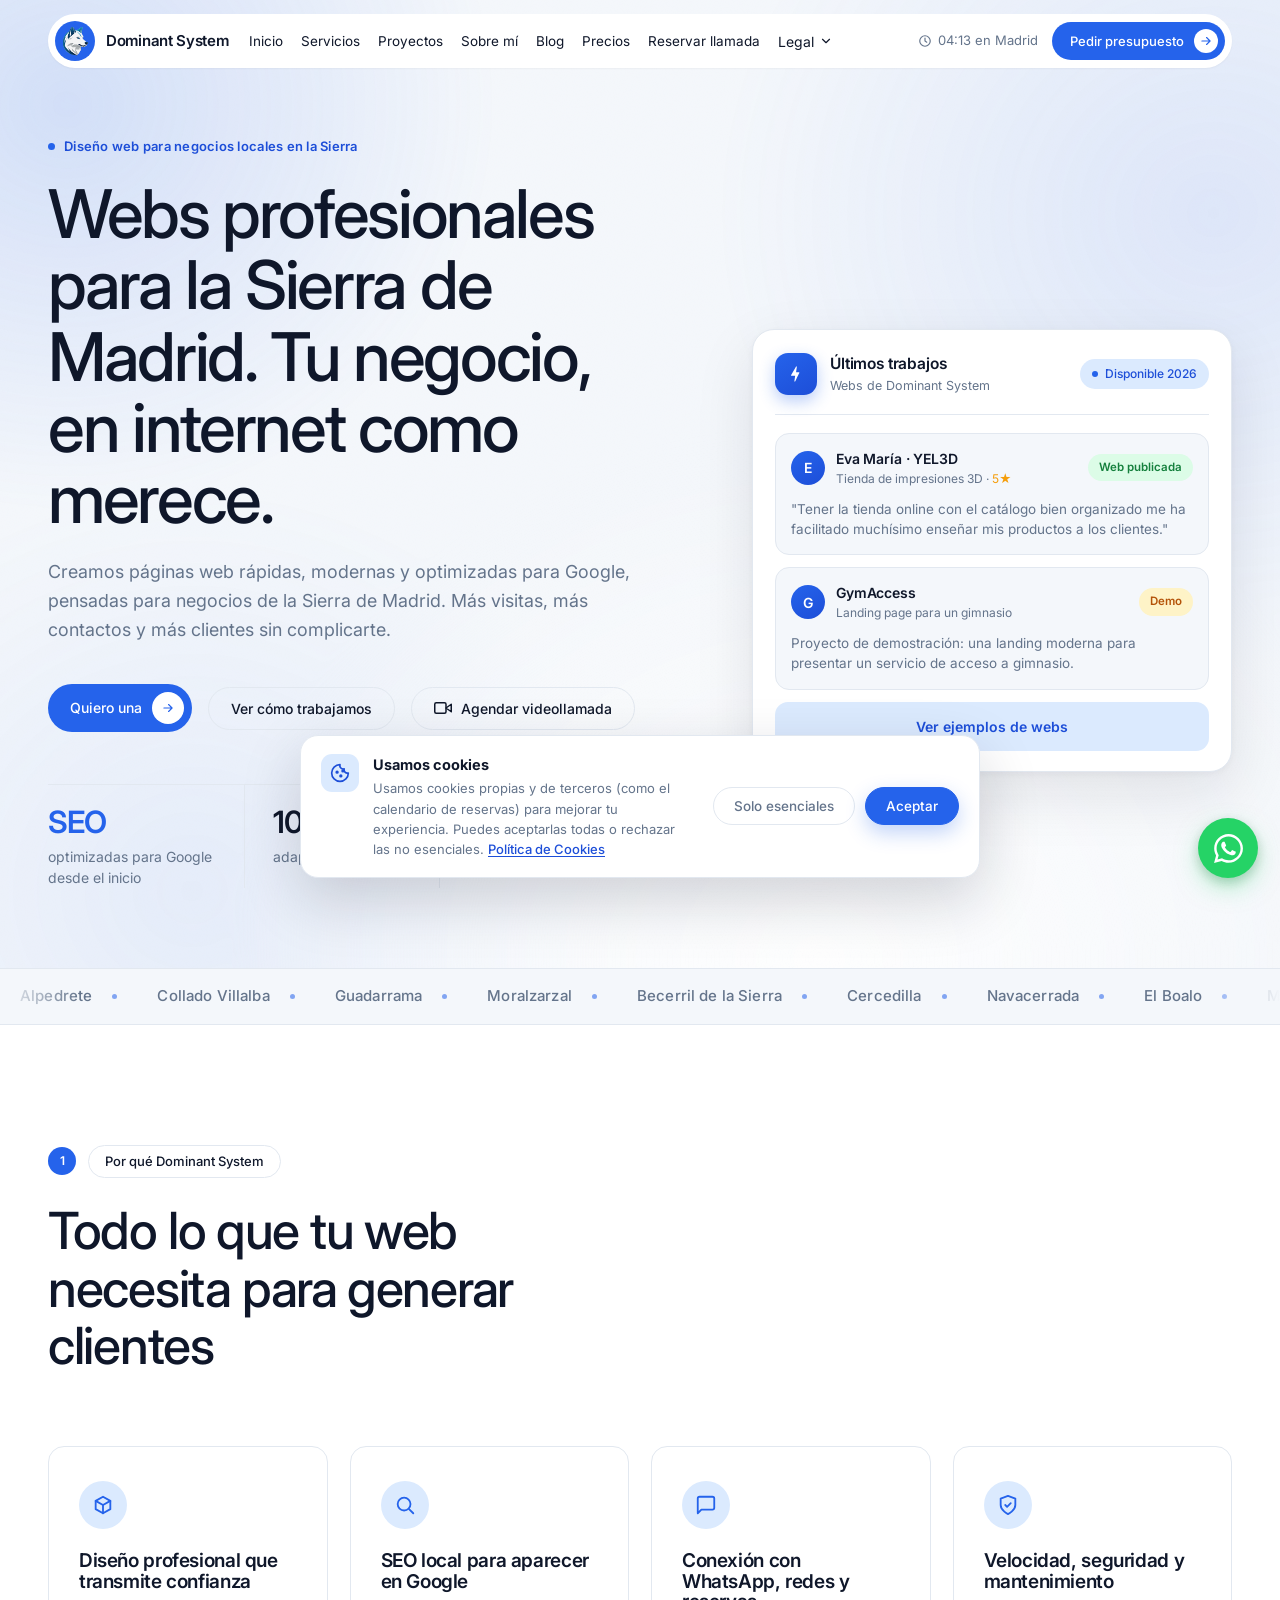
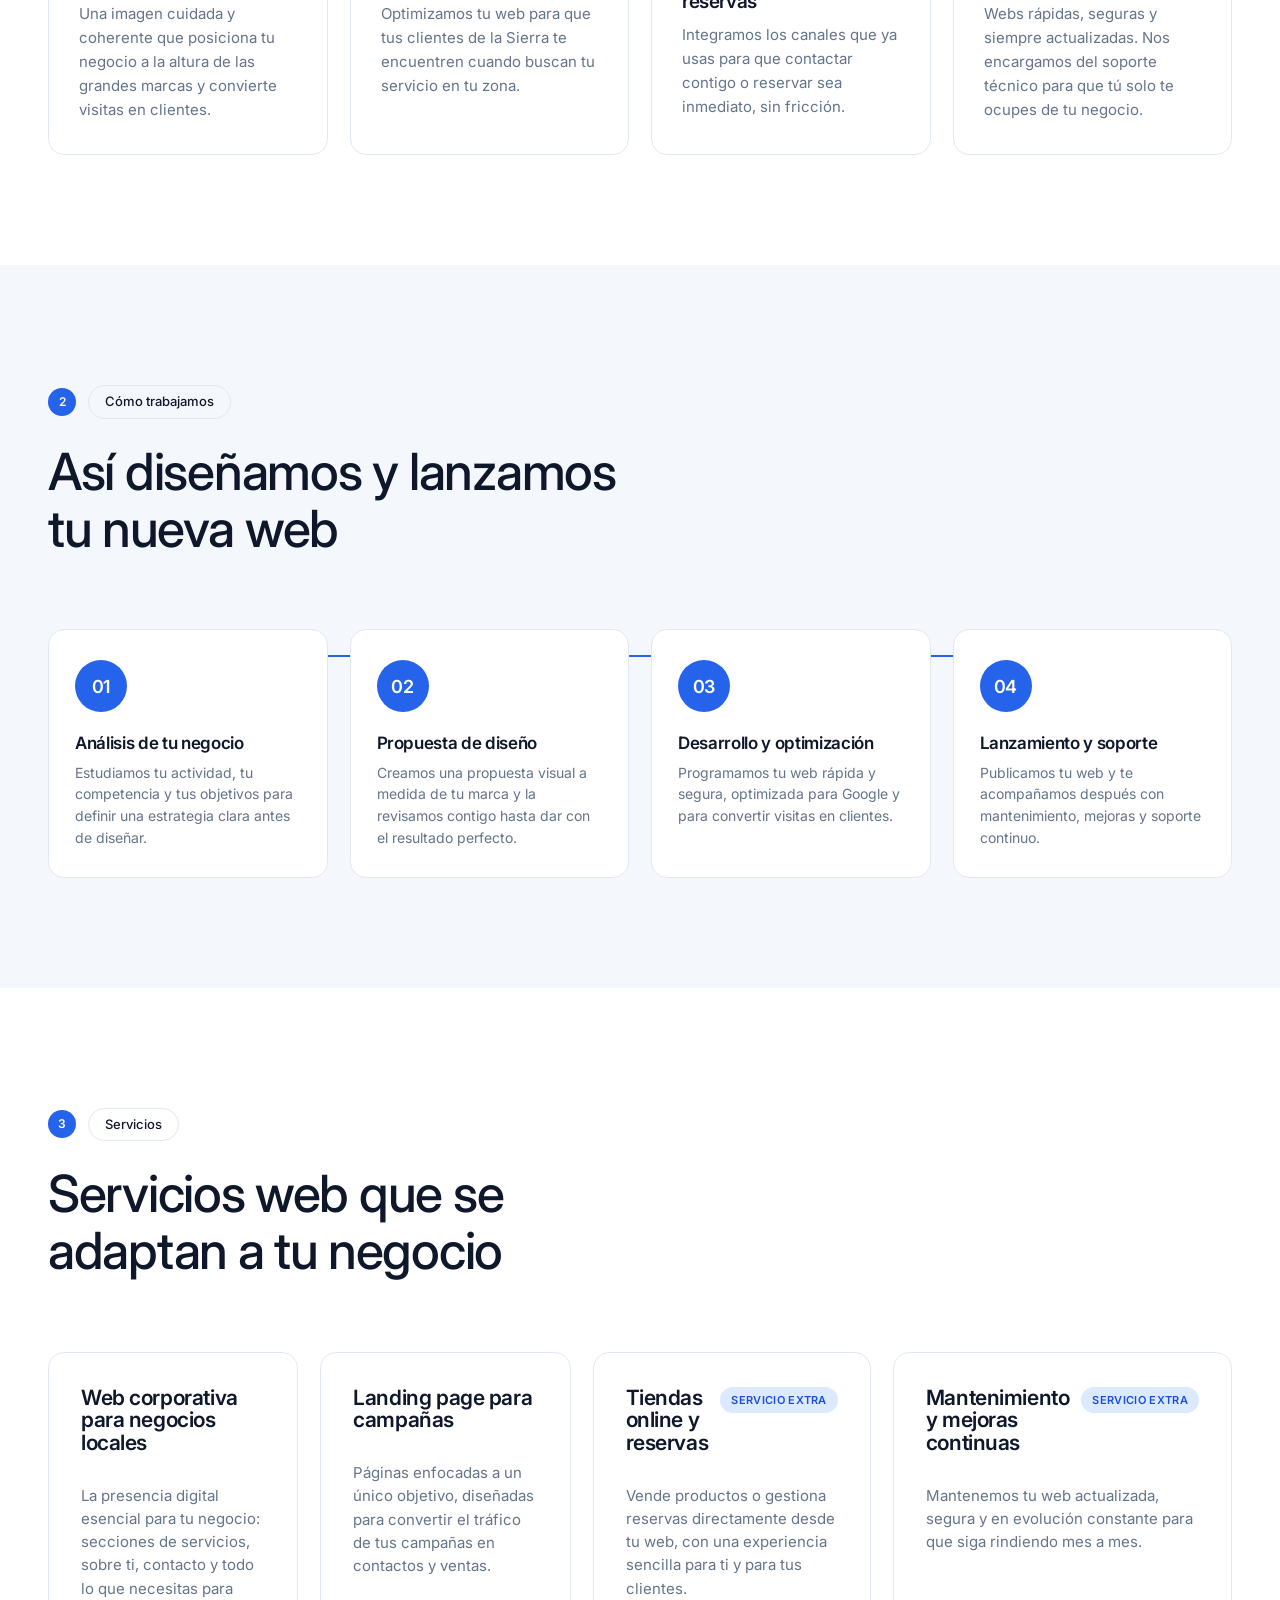
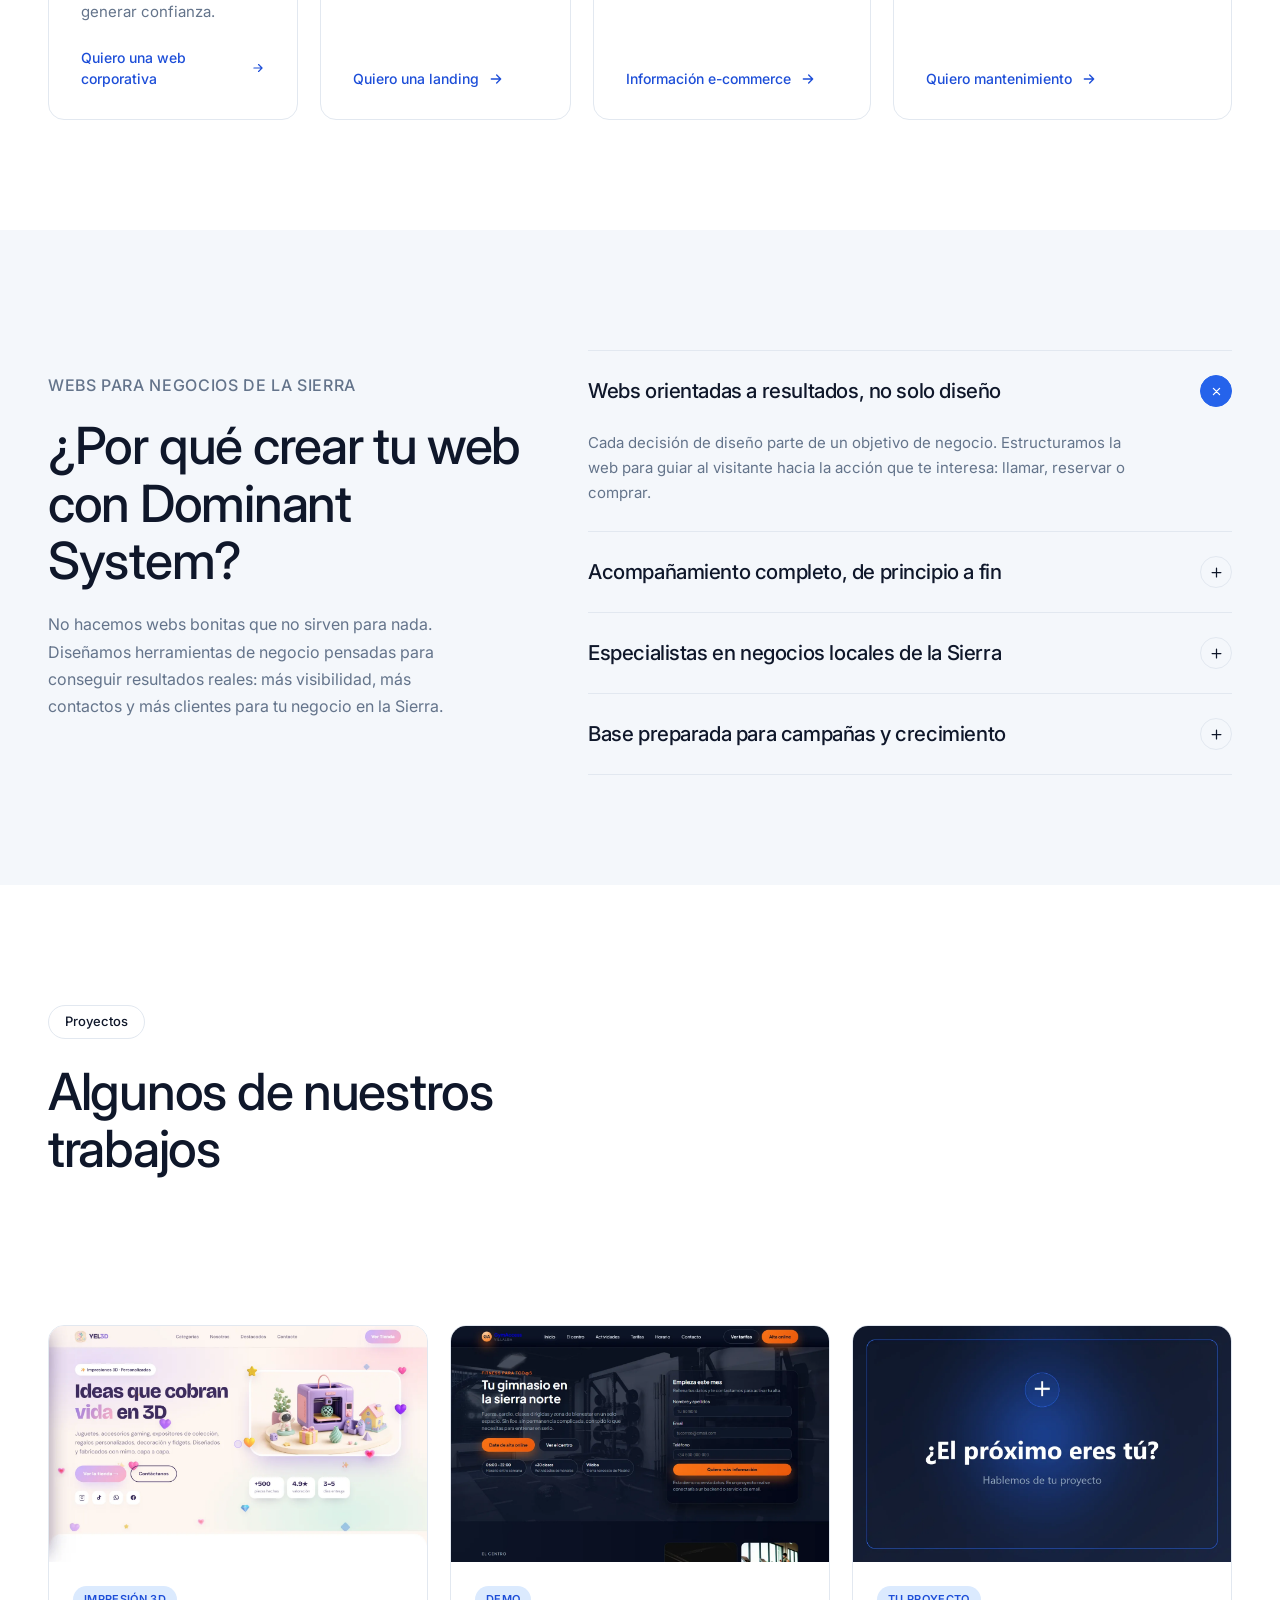
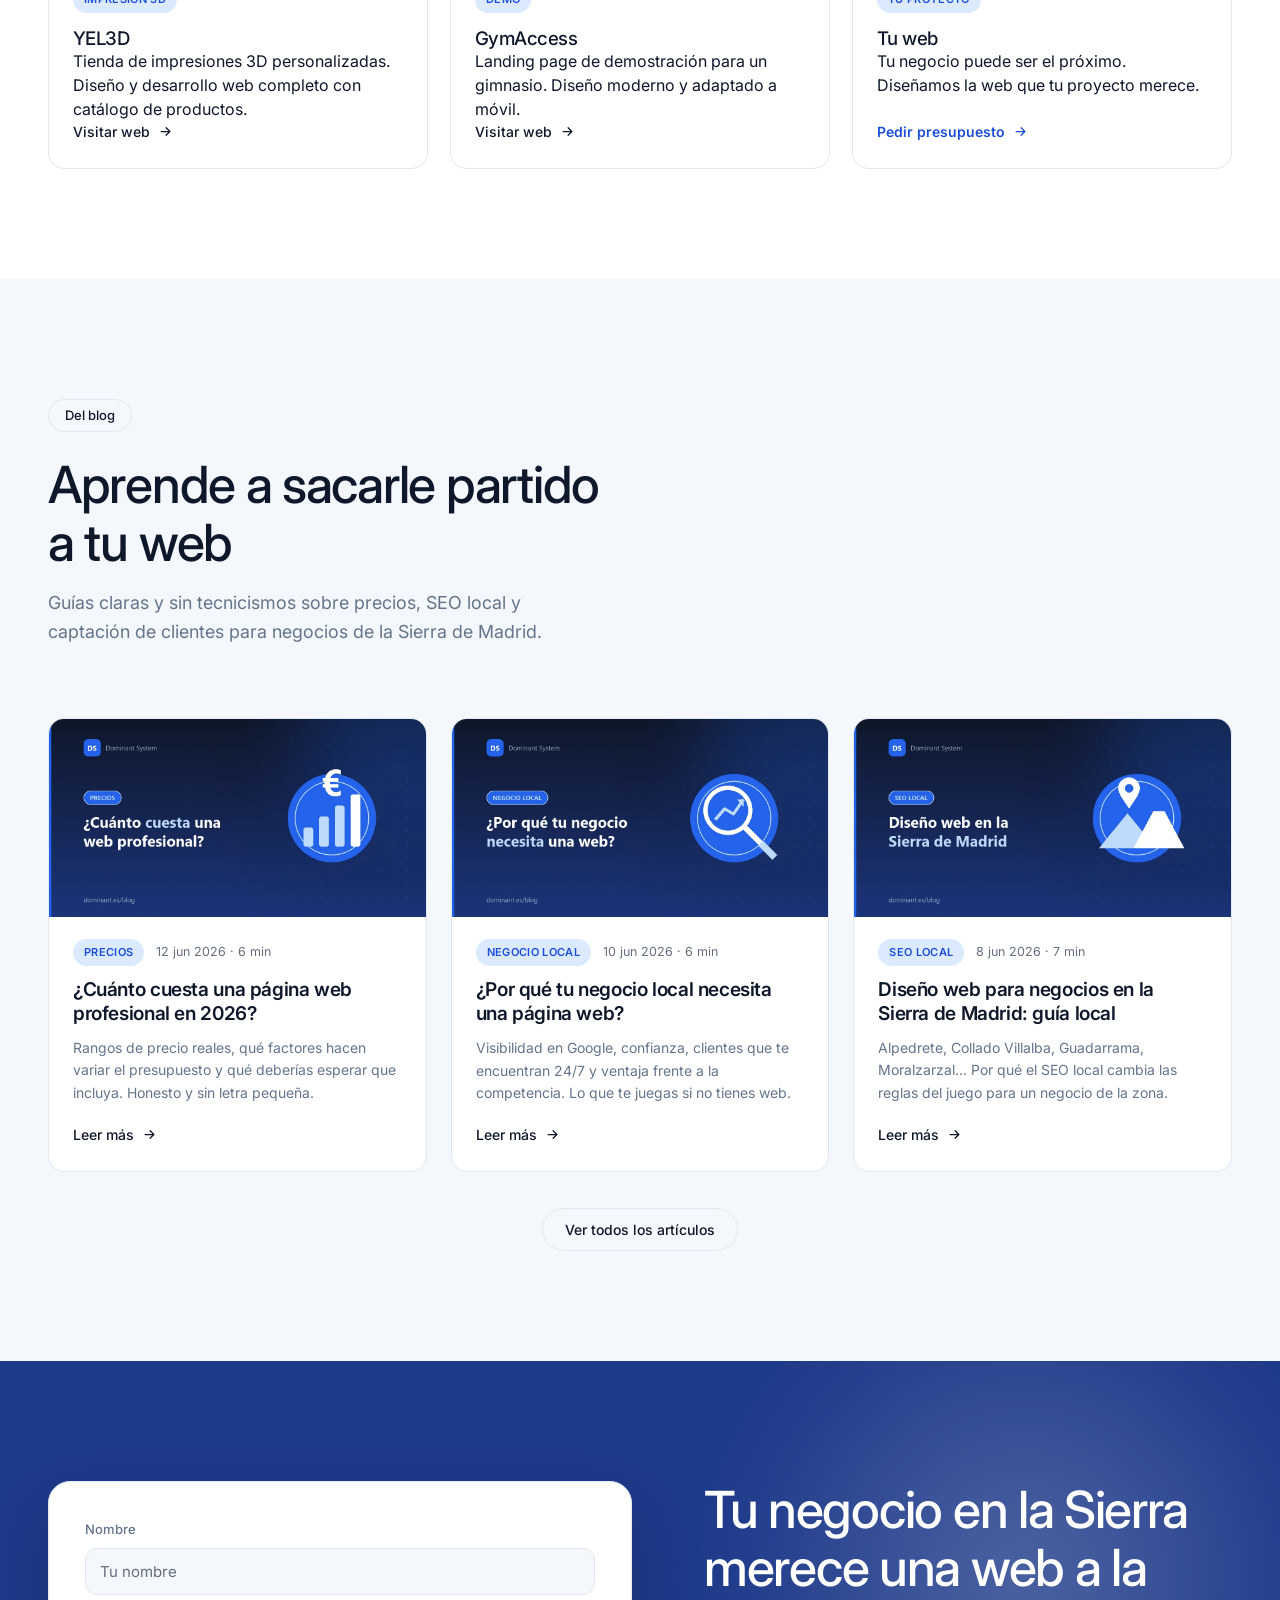
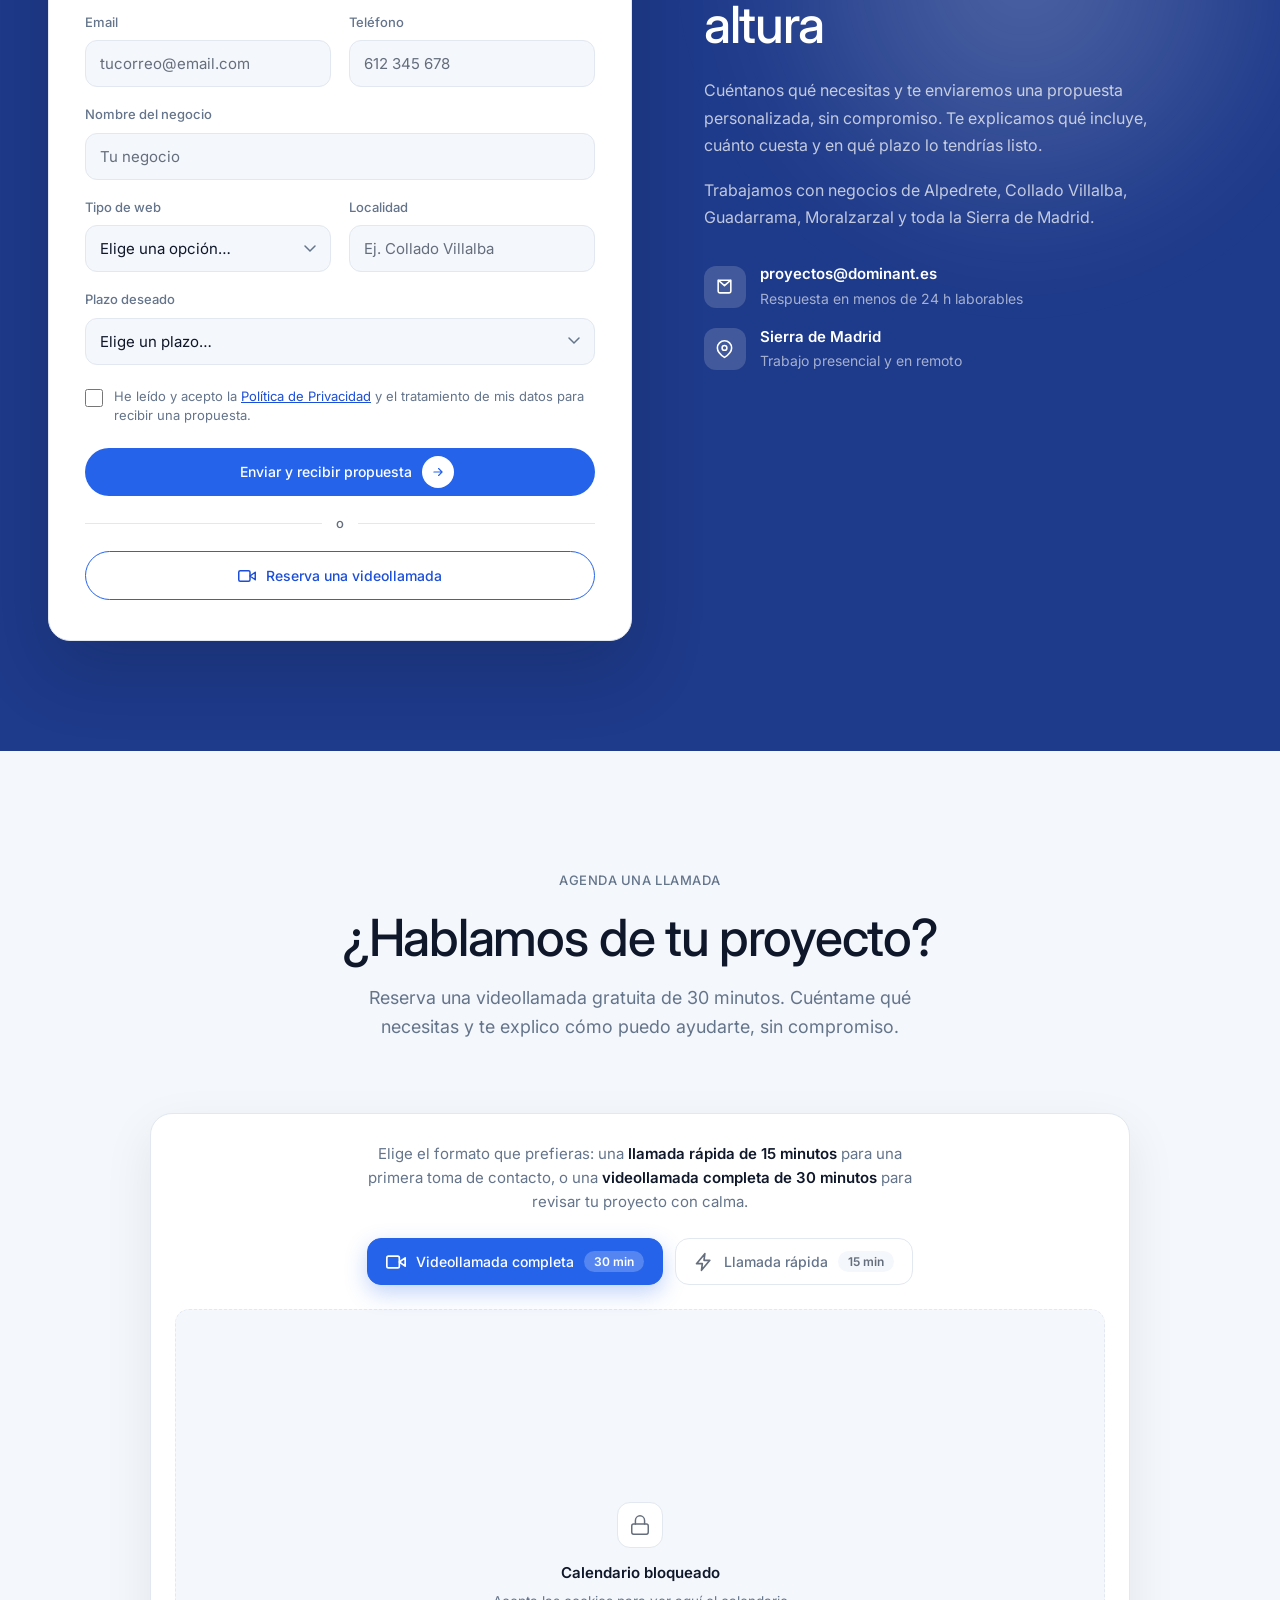
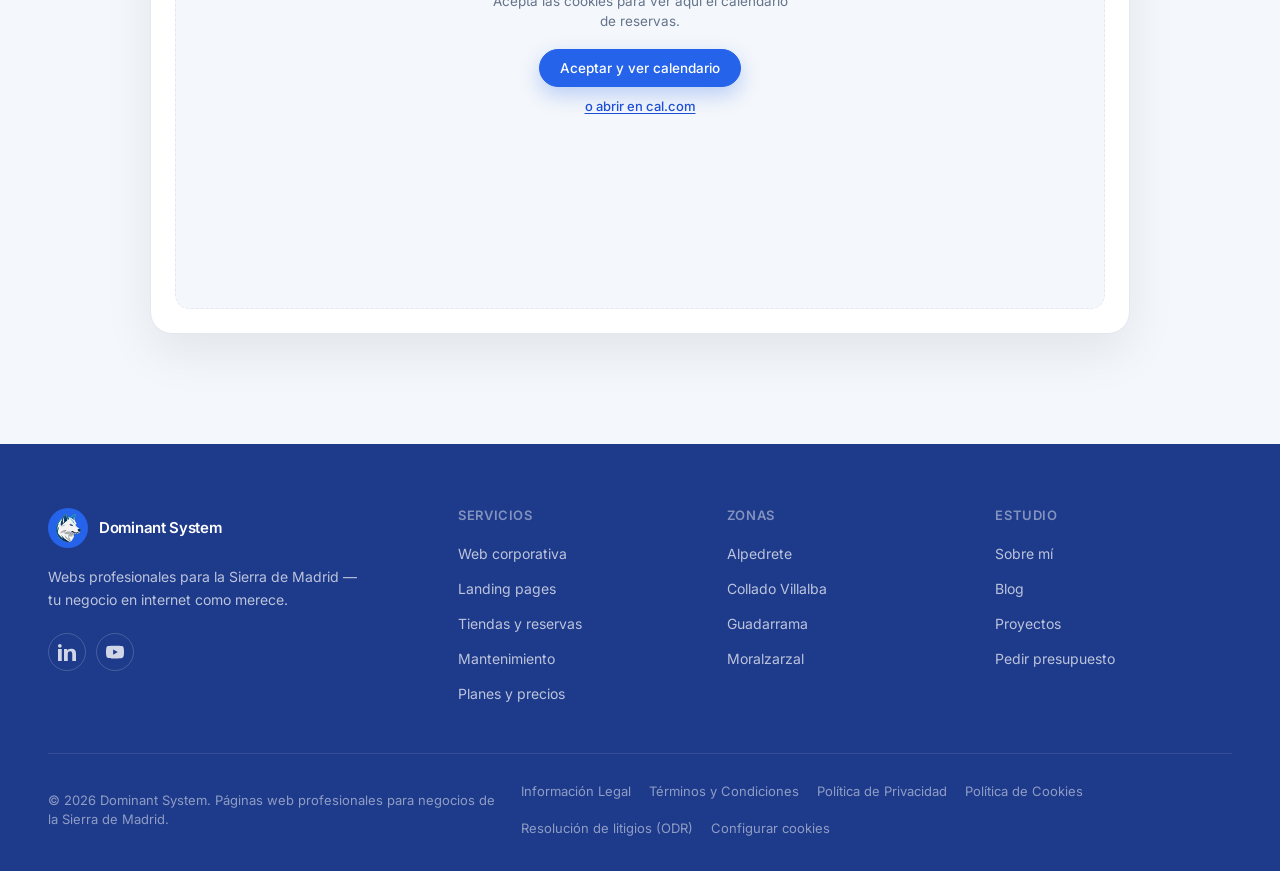
<file: index.html>
<!DOCTYPE html>
<html lang="es">
<head>
  <meta charset="UTF-8" />
  <meta name="viewport" content="width=device-width, initial-scale=1.0" />
  <link rel="icon" type="image/svg+xml" href="assets/favicon.svg" />
  <title>Dominant System — Webs profesionales para la Sierra de Madrid</title>
  <meta name="description" content="Diseño y desarrollo de páginas web profesionales para negocios locales de la Sierra de Madrid. Más visitas, más contactos y más clientes." />
  <link rel="canonical" href="https://dominant.es/" />
  <meta property="og:type" content="website" />
  <meta property="og:url" content="https://dominant.es/" />
  <meta property="og:title" content="Dominant System — Webs profesionales para la Sierra de Madrid" />
  <meta property="og:description" content="Diseño y desarrollo de páginas web profesionales para negocios locales de la Sierra de Madrid. Más visitas, más contactos y más clientes." />
  <meta property="og:image" content="https://dominant.es/assets/og-image.png" />
  <meta property="og:locale" content="es_ES" />
  <meta property="og:site_name" content="Dominant System" />
  <meta name="twitter:card" content="summary_large_image" />
  <meta name="twitter:title" content="Dominant System — Webs profesionales para la Sierra de Madrid" />
  <meta name="twitter:description" content="Diseño y desarrollo de páginas web profesionales para negocios locales de la Sierra de Madrid. Más visitas, más contactos y más clientes." />
  <meta name="twitter:image" content="https://dominant.es/assets/og-image.png" />
  <link rel="stylesheet" href="assets/styles.css" />
</head>
<body>

  <!-- ============ NAV ============ -->
  <div class="nav-wrap">
    <div class="container">
      <nav class="nav-pill" aria-label="Principal">
        <div class="nav-left">
          <a href="index.html" class="logo" aria-label="Dominant System inicio">
            <img src="assets/favicon.svg" class="logo-mark" alt="" />
            <span class="logo-word">Dominant System</span>
          </a>
          <div class="nav-links">
            <a href="index.html">Inicio</a>
            <a href="index.html#servicios">Servicios</a>
            <a href="index.html#proyectos">Proyectos</a>
            <a href="sobre-mi.html">Sobre mí</a>
            <a href="blog.html">Blog</a>
            <a href="precios.html">Precios</a>
            <a href="index.html#reservar">Reservar llamada</a>
            <div class="nav-dropdown" data-dropdown>
              <button type="button" class="nav-dropdown-trigger" aria-expanded="false" aria-haspopup="true">Legal<svg class="nav-caret" viewBox="0 0 24 24" fill="none" stroke="currentColor" stroke-width="2" stroke-linecap="round" stroke-linejoin="round"><path d="M6 9l6 6 6-6"/></svg></button>
              <div class="nav-dropdown-menu" role="menu">
                <a href="privacidad.html" role="menuitem">Política de Privacidad</a>
                <a href="cookies.html" role="menuitem">Política de Cookies</a>
                <a href="terminos.html" role="menuitem">Términos y Condiciones</a>
                <a href="aviso-legal.html" role="menuitem">Aviso Legal</a>
              </div>
            </div>
          </div>
        </div>
        <div class="nav-right">
          <span class="nav-status">Disponible para proyectos 2026</span>
          <span class="nav-clock"><svg viewBox="0 0 24 24" fill="none" stroke="currentColor" stroke-width="2" stroke-linecap="round" stroke-linejoin="round"><circle cx="12" cy="12" r="9"/><path d="M12 7v5l3 2"/></svg><span data-clock>—</span></span>
          <a href="index.html#contacto" class="btn btn-dark">
            <span class="btn-roll"><span>Pedir presupuesto</span><span>Pedir presupuesto</span></span>
            <span class="btn-arrow"><svg viewBox="0 0 24 24" fill="none" stroke="currentColor" stroke-width="2" stroke-linecap="round" stroke-linejoin="round"><path d="M5 12h14M13 6l6 6-6 6"/></svg></span>
          </a>
        </div>
        <button class="nav-toggle" data-menu-open aria-label="Abrir menú">
          <svg viewBox="0 0 24 24" fill="none" stroke="currentColor" stroke-width="2" stroke-linecap="round" stroke-linejoin="round"><path d="M3 6h18M3 12h18M3 18h18"/></svg>
        </button>
      </nav>
    </div>
  </div>

  <!-- ============ MOBILE MENU ============ -->
  <div class="mobile-menu" aria-hidden="true">
    <div class="mobile-backdrop" data-menu-close></div>
    <div class="mobile-sheet">
      <div style="display:flex; align-items:center; justify-content:space-between;">
        <span class="mobile-time"><svg viewBox="0 0 24 24" fill="none" stroke="currentColor" stroke-width="2" stroke-linecap="round" stroke-linejoin="round"><circle cx="12" cy="12" r="9"/><path d="M12 7v5l3 2"/></svg><span data-clock>—</span></span>
        <button class="nav-toggle" data-menu-close aria-label="Cerrar menú">
          <svg viewBox="0 0 24 24" fill="none" stroke="currentColor" stroke-width="2" stroke-linecap="round" stroke-linejoin="round"><path d="M18 6 6 18M6 6l12 12"/></svg>
        </button>
      </div>
      <div class="mobile-nav-links">
        <a href="index.html">Inicio</a>
        <a href="index.html#servicios">Servicios</a>
        <a href="index.html#proyectos">Proyectos</a>
        <a href="index.html#nosotros">Nosotros</a>
        <a href="sobre-mi.html">Sobre mí</a>
        <a href="blog.html">Blog</a>
        <a href="precios.html">Precios</a>
        <a href="index.html#reservar">Reservar llamada</a>
        <div class="mobile-legal" data-mobile-legal>
          <button type="button" class="mobile-legal-trigger" aria-expanded="false">Legal<svg class="nav-caret" viewBox="0 0 24 24" fill="none" stroke="currentColor" stroke-width="2" stroke-linecap="round" stroke-linejoin="round"><path d="M6 9l6 6 6-6"/></svg></button>
          <div class="mobile-legal-menu"><div>
            <a href="privacidad.html">Política de Privacidad</a>
            <a href="cookies.html">Política de Cookies</a>
            <a href="terminos.html">Términos y Condiciones</a>
            <a href="aviso-legal.html">Aviso Legal</a>
          </div></div>
        </div>
      </div>
      <a href="index.html#contacto" class="btn btn-orange btn-block" data-menu-close>
        <span class="btn-roll"><span>Empezar un proyecto</span><span>Empezar un proyecto</span></span>
        <span class="btn-arrow"><svg viewBox="0 0 24 24" fill="none" stroke="currentColor" stroke-width="2" stroke-linecap="round" stroke-linejoin="round"><path d="M5 12h14M13 6l6 6-6 6"/></svg></span>
      </a>
    </div>
  </div>

  <!-- ============ HERO ============ -->
  <header class="hero" data-hero>
    <div class="hero-mesh"></div>
    <div class="hero-grain"></div>
    <div class="hero-inner container">
      <div class="hero-spacer"></div>
      <div class="hero-grid">
        <div class="hero-content">
          <p class="hero-kicker reveal">Diseño web para negocios locales en la Sierra</p>
          <h1 class="h1 reveal">Webs profesionales para la Sierra de Madrid. Tu negocio, en internet como merece.</h1>
          <p class="hero-sub lead reveal">Creamos páginas web rápidas, modernas y optimizadas para Google, pensadas para negocios de la Sierra de Madrid. Más visitas, más contactos y más clientes sin complicarte.</p>
          <div class="hero-ctas reveal">
            <a href="#contacto" class="btn btn-orange">
              <span class="btn-roll"><span>Quiero una web que venda</span><span>Quiero una web que venda</span></span>
              <span class="btn-arrow"><svg viewBox="0 0 24 24" fill="none" stroke="currentColor" stroke-width="2" stroke-linecap="round" stroke-linejoin="round"><path d="M5 12h14M13 6l6 6-6 6"/></svg></span>
            </a>
            <a href="#proceso" class="btn btn-ghost">Ver cómo trabajamos</a>
            <a href="#reservar" class="btn btn-ghost btn-ghost-cal">
              <svg viewBox="0 0 24 24" fill="none" stroke="currentColor" stroke-width="2" stroke-linecap="round" stroke-linejoin="round"><path d="M23 7l-7 5 7 5V7z"/><rect x="1" y="5" width="15" height="14" rx="2" ry="2"/></svg>
              Agendar videollamada
            </a>
          </div>
          <div class="hero-metrics reveal">
            <div class="metric">
              <div class="metric-num"><span class="accent">SEO</span></div>
              <div class="metric-label">optimizadas para Google desde el inicio</div>
            </div>
            <div class="metric">
              <div class="metric-num">100%</div>
              <div class="metric-label">adaptadas a móvil</div>
            </div>
            <div class="metric">
              <div class="metric-num">7 días</div>
              <div class="metric-label">plazo orientativo</div>
            </div>
          </div>
        </div>

        <aside class="hero-panel reveal" style="--reveal-delay:0.15s">
          <div class="panel-head">
            <span class="panel-ico"><svg viewBox="0 0 24 24" fill="currentColor"><path d="M11 21h-1l1-7H6.5c-.88 0-.33-.75-.31-.78C7.48 10.94 9.42 7.54 12.07 3h1l-1 7h3.5c.49 0 .56.33.47.51l-.07.15C13.96 14.39 11 21 11 21z"/></svg></span>
            <div class="panel-head-text">
              <strong>Últimos trabajos</strong>
              <span>Webs de Dominant System</span>
            </div>
            <span class="panel-flag">Disponible 2026</span>
          </div>
          <div class="panel-testi">
            <div class="testi-row">
              <span class="testi-avatar">E</span>
              <div class="testi-id">
                <strong>Eva María · YEL3D</strong>
                <span>Tienda de impresiones 3D · <span class="stars">5★</span></span>
              </div>
              <span class="testi-badge ok">Web publicada</span>
            </div>
            <p>"Tener la tienda online con el catálogo bien organizado me ha facilitado muchísimo enseñar mis productos a los clientes."</p>
          </div>
          <div class="panel-testi">
            <div class="testi-row">
              <span class="testi-avatar">G</span>
              <div class="testi-id">
                <strong>GymAccess</strong>
                <span>Landing page para un gimnasio</span>
              </div>
              <span class="testi-badge warn">Demo</span>
            </div>
            <p>Proyecto de demostración: una landing moderna para presentar un servicio de acceso a gimnasio.</p>
          </div>
          <a href="#proyectos" class="panel-btn">Ver ejemplos de webs</a>
        </aside>
      </div>
    </div>
  </header>

  <!-- ============ MARQUEE ============ -->
  <div class="marquee" aria-hidden="true">
    <div class="marquee-track">
      <div class="marquee-group">
        <span class="marquee-item">Alpedrete</span>
        <span class="marquee-item">Collado Villalba</span>
        <span class="marquee-item">Guadarrama</span>
        <span class="marquee-item">Moralzarzal</span>
        <span class="marquee-item">Becerril de la Sierra</span>
        <span class="marquee-item">Cercedilla</span>
        <span class="marquee-item">Navacerrada</span>
        <span class="marquee-item">El Boalo</span>
        <span class="marquee-item">Manzanares el Real</span>
        <span class="marquee-item">Galapagar</span>
      </div>
      <div class="marquee-group" aria-hidden="true">
        <span class="marquee-item">Alpedrete</span>
        <span class="marquee-item">Collado Villalba</span>
        <span class="marquee-item">Guadarrama</span>
        <span class="marquee-item">Moralzarzal</span>
        <span class="marquee-item">Becerril de la Sierra</span>
        <span class="marquee-item">Cercedilla</span>
        <span class="marquee-item">Navacerrada</span>
        <span class="marquee-item">El Boalo</span>
        <span class="marquee-item">Manzanares el Real</span>
        <span class="marquee-item">Galapagar</span>
      </div>
    </div>
  </div>

  <!-- ============ BENEFITS ============ -->
  <section class="section section-white pad" id="beneficios">
    <div class="container">
      <div class="section-head">
        <div class="badge-row reveal">
          <span class="badge-num">1</span>
          <span class="badge-pill">Por qué Dominant System</span>
        </div>
        <h2 class="h2 reveal">Todo lo que tu web necesita para generar clientes</h2>
      </div>
      <div class="grid-2" data-stagger>
        <article class="card card-hover benefit reveal">
          <span class="benefit-bar"></span>
          <div class="benefit-ico"><svg viewBox="0 0 24 24" fill="none" stroke="currentColor" stroke-width="2" stroke-linecap="round" stroke-linejoin="round"><path d="M12 3l8 4.5v9L12 21l-8-4.5v-9L12 3z"/><path d="M12 12l8-4.5M12 12v9M12 12L4 7.5"/></svg></div>
          <h3>Diseño profesional que transmite confianza</h3>
          <p>Una imagen cuidada y coherente que posiciona tu negocio a la altura de las grandes marcas y convierte visitas en clientes.</p>
        </article>
        <article class="card card-hover benefit reveal">
          <span class="benefit-bar"></span>
          <div class="benefit-ico"><svg viewBox="0 0 24 24" fill="none" stroke="currentColor" stroke-width="2" stroke-linecap="round" stroke-linejoin="round"><circle cx="11" cy="11" r="7"/><path d="M21 21l-4.3-4.3"/></svg></div>
          <h3>SEO local para aparecer en Google</h3>
          <p>Optimizamos tu web para que tus clientes de la Sierra te encuentren cuando buscan tu servicio en tu zona.</p>
        </article>
        <article class="card card-hover benefit reveal">
          <span class="benefit-bar"></span>
          <div class="benefit-ico"><svg viewBox="0 0 24 24" fill="none" stroke="currentColor" stroke-width="2" stroke-linecap="round" stroke-linejoin="round"><path d="M21 15a2 2 0 0 1-2 2H7l-4 4V5a2 2 0 0 1 2-2h14a2 2 0 0 1 2 2z"/></svg></div>
          <h3>Conexión con WhatsApp, redes y reservas</h3>
          <p>Integramos los canales que ya usas para que contactar contigo o reservar sea inmediato, sin fricción.</p>
        </article>
        <article class="card card-hover benefit reveal">
          <span class="benefit-bar"></span>
          <div class="benefit-ico"><svg viewBox="0 0 24 24" fill="none" stroke="currentColor" stroke-width="2" stroke-linecap="round" stroke-linejoin="round"><path d="M12 22s8-4 8-10V5l-8-3-8 3v7c0 6 8 10 8 10z"/><path d="m9 12 2 2 4-4"/></svg></div>
          <h3>Velocidad, seguridad y mantenimiento</h3>
          <p>Webs rápidas, seguras y siempre actualizadas. Nos encargamos del soporte técnico para que tú solo te ocupes de tu negocio.</p>
        </article>
      </div>
    </div>
  </section>

  <!-- ============ PROCESS ============ -->
  <section class="section section-soft pad" id="proceso">
    <div class="container">
      <div class="section-head">
        <div class="badge-row reveal">
          <span class="badge-num">2</span>
          <span class="badge-pill">Cómo trabajamos</span>
        </div>
        <h2 class="h2 reveal">Así diseñamos y lanzamos tu nueva web</h2>
      </div>
      <div class="process-wrap">
        <div class="progress-line" data-progress-line></div>
        <div class="process-grid" data-stagger>
          <article class="card step reveal">
            <div class="step-num">01</div>
            <h3>Análisis de tu negocio</h3>
            <p>Estudiamos tu actividad, tu competencia y tus objetivos para definir una estrategia clara antes de diseñar.</p>
          </article>
          <article class="card step reveal">
            <div class="step-num">02</div>
            <h3>Propuesta de diseño</h3>
            <p>Creamos una propuesta visual a medida de tu marca y la revisamos contigo hasta dar con el resultado perfecto.</p>
          </article>
          <article class="card step reveal">
            <div class="step-num">03</div>
            <h3>Desarrollo y optimización</h3>
            <p>Programamos tu web rápida y segura, optimizada para Google y para convertir visitas en clientes.</p>
          </article>
          <article class="card step reveal">
            <div class="step-num">04</div>
            <h3>Lanzamiento y soporte</h3>
            <p>Publicamos tu web y te acompañamos después con mantenimiento, mejoras y soporte continuo.</p>
          </article>
        </div>
      </div>
    </div>
  </section>

  <!-- ============ SERVICES ============ -->
  <section class="section section-white pad" id="servicios">
    <div class="container">
      <div class="section-head">
        <div class="badge-row reveal">
          <span class="badge-num">3</span>
          <span class="badge-pill">Servicios</span>
        </div>
        <h2 class="h2 reveal">Servicios web que se adaptan a tu negocio</h2>
      </div>
      <div class="grid-2" data-stagger>
        <article class="card card-hover service reveal">
          <div class="service-top"><h3>Web corporativa para negocios locales</h3></div>
          <p>La presencia digital esencial para tu negocio: secciones de servicios, sobre ti, contacto y todo lo que necesitas para generar confianza.</p>
          <a href="#contacto" class="service-cta">Quiero una web corporativa <svg viewBox="0 0 24 24" fill="none" stroke="currentColor" stroke-width="2" stroke-linecap="round" stroke-linejoin="round"><path d="M5 12h14M13 6l6 6-6 6"/></svg></a>
        </article>
        <article class="card card-hover service reveal">
          <div class="service-top"><h3>Landing page para campañas</h3></div>
          <p>Páginas enfocadas a un único objetivo, diseñadas para convertir el tráfico de tus campañas en contactos y ventas.</p>
          <a href="#contacto" class="service-cta">Quiero una landing <svg viewBox="0 0 24 24" fill="none" stroke="currentColor" stroke-width="2" stroke-linecap="round" stroke-linejoin="round"><path d="M5 12h14M13 6l6 6-6 6"/></svg></a>
        </article>
        <article class="card card-hover service reveal">
          <div class="service-top"><h3>Tiendas online y reservas</h3><span class="service-extra">Servicio extra</span></div>
          <p>Vende productos o gestiona reservas directamente desde tu web, con una experiencia sencilla para ti y para tus clientes.</p>
          <a href="#contacto" class="service-cta">Información e-commerce <svg viewBox="0 0 24 24" fill="none" stroke="currentColor" stroke-width="2" stroke-linecap="round" stroke-linejoin="round"><path d="M5 12h14M13 6l6 6-6 6"/></svg></a>
        </article>
        <article class="card card-hover service reveal">
          <div class="service-top"><h3>Mantenimiento y mejoras continuas</h3><span class="service-extra">Servicio extra</span></div>
          <p>Mantenemos tu web actualizada, segura y en evolución constante para que siga rindiendo mes a mes.</p>
          <a href="#contacto" class="service-cta">Quiero mantenimiento <svg viewBox="0 0 24 24" fill="none" stroke="currentColor" stroke-width="2" stroke-linecap="round" stroke-linejoin="round"><path d="M5 12h14M13 6l6 6-6 6"/></svg></a>
        </article>
      </div>
    </div>
  </section>

  <!-- ============ WHY US ============ -->
  <section class="section section-soft pad" id="nosotros">
    <div class="container">
      <div class="whyus-grid">
        <div class="whyus-intro">
          <p class="eyebrow reveal">Webs para negocios de la Sierra</p>
          <h2 class="h2 reveal">¿Por qué crear tu web con Dominant System?</h2>
          <p class="reveal">No hacemos webs bonitas que no sirven para nada. Diseñamos herramientas de negocio pensadas para conseguir resultados reales: más visibilidad, más contactos y más clientes para tu negocio en la Sierra.</p>
        </div>
        <div class="acc" data-accordion>
          <details open>
            <summary>Webs orientadas a resultados, no solo diseño <span class="acc-icon"><svg viewBox="0 0 24 24" fill="none" stroke="currentColor" stroke-width="2" stroke-linecap="round" stroke-linejoin="round"><path d="M12 5v14M5 12h14"/></svg></span></summary>
            <div class="acc-body"><p>Cada decisión de diseño parte de un objetivo de negocio. Estructuramos la web para guiar al visitante hacia la acción que te interesa: llamar, reservar o comprar.</p></div>
          </details>
          <details>
            <summary>Acompañamiento completo, de principio a fin <span class="acc-icon"><svg viewBox="0 0 24 24" fill="none" stroke="currentColor" stroke-width="2" stroke-linecap="round" stroke-linejoin="round"><path d="M12 5v14M5 12h14"/></svg></span></summary>
            <div class="acc-body"><p>Desde la primera reunión hasta mucho después del lanzamiento, estamos a tu lado. Te explicamos cada paso sin tecnicismos y resolvemos tus dudas con rapidez.</p></div>
          </details>
          <details>
            <summary>Especialistas en negocios locales de la Sierra <span class="acc-icon"><svg viewBox="0 0 24 24" fill="none" stroke="currentColor" stroke-width="2" stroke-linecap="round" stroke-linejoin="round"><path d="M12 5v14M5 12h14"/></svg></span></summary>
            <div class="acc-body"><p>Conocemos el contexto de Alpedrete, Collado Villalba, Guadarrama o Moralzarzal. Sabemos cómo busca y qué valora tu cliente local, y lo aplicamos a tu web.</p></div>
          </details>
          <details>
            <summary>Base preparada para campañas y crecimiento <span class="acc-icon"><svg viewBox="0 0 24 24" fill="none" stroke="currentColor" stroke-width="2" stroke-linecap="round" stroke-linejoin="round"><path d="M12 5v14M5 12h14"/></svg></span></summary>
            <div class="acc-body"><p>Tu web queda lista para crecer contigo: añadir landing pages, lanzar campañas o ampliar servicios sin tener que empezar de cero.</p></div>
          </details>
        </div>
      </div>
    </div>
  </section>

  <!-- ============ PROYECTOS / PORTFOLIO ============ -->
  <section class="section section-white pad" id="proyectos">
    <div class="container">
      <div class="section-head">
        <div class="badge-row reveal">
          <span class="badge-pill">Proyectos</span>
        </div>
        <h2 class="h2 reveal">Algunos de nuestros trabajos</h2>
        <p class="lead reveal" style="max-width:46ch; margin-top:18px;">Una web publicada para un negocio real y una landing de demostración.</p>
      </div>
      <div class="grid-3" data-stagger>
        <article class="card card-hover work reveal">
          <a href="https://yeray06.github.io/yel3d/" target="_blank" rel="noopener" aria-label="Visitar la web de YEL3D">
            <picture>
              <source srcset="assets/proyectos/yel3d.webp" type="image/webp">
              <img src="assets/proyectos/yel3d.png" alt="YEL3D · tienda de impresiones 3D personalizadas" class="work-img" width="1280" height="800" loading="lazy" decoding="async" style="width:100%; height:auto; aspect-ratio:16/10; object-fit:cover; object-position:top; display:block; background:var(--surface);">
            </picture>
          </a>
          <div class="resource-body">
            <span class="tag">Impresión 3D</span>
            <h3>YEL3D</h3>
            <p>Tienda de impresiones 3D personalizadas. Diseño y desarrollo web completo con catálogo de productos.</p>
            <a href="https://yeray06.github.io/yel3d/" target="_blank" rel="noopener" class="read-more">Visitar web <svg viewBox="0 0 24 24" fill="none" stroke="currentColor" stroke-width="2" stroke-linecap="round" stroke-linejoin="round"><path d="M5 12h14M13 6l6 6-6 6"/></svg></a>
          </div>
        </article>
        <article class="card card-hover work reveal">
          <a href="https://yeray06.github.io/gymaccess-web/" target="_blank" rel="noopener" aria-label="Visitar la web de GymAccess">
            <picture>
              <source srcset="assets/proyectos/gymaccess.webp" type="image/webp">
              <img src="assets/proyectos/gymaccess.png" alt="GymAccess · web de gestión de acceso a gimnasio" class="work-img" width="1280" height="800" loading="lazy" decoding="async" style="width:100%; height:auto; aspect-ratio:16/10; object-fit:cover; object-position:top; display:block; background:var(--surface);">
            </picture>
          </a>
          <div class="resource-body">
            <span class="tag">Demo</span>
            <h3>GymAccess</h3>
            <p>Landing page de demostración para un gimnasio. Diseño moderno y adaptado a móvil.</p>
            <a href="https://yeray06.github.io/gymaccess-web/" target="_blank" rel="noopener" class="read-more">Visitar web <svg viewBox="0 0 24 24" fill="none" stroke="currentColor" stroke-width="2" stroke-linecap="round" stroke-linejoin="round"><path d="M5 12h14M13 6l6 6-6 6"/></svg></a>
          </div>
        </article>
        <a href="#contacto" class="card card-hover work work-cta reveal" aria-label="Cuéntanos tu proyecto y pide presupuesto">
          <picture>
            <source srcset="assets/proyectos/tu-web.webp" type="image/webp">
            <img src="assets/proyectos/tu-web.png" alt="¿El próximo eres tú? Hablemos de tu proyecto" class="work-img" width="1280" height="800" loading="lazy" decoding="async" style="width:100%; height:auto; aspect-ratio:16/10; object-fit:cover; display:block; background:var(--surface);">
          </picture>
          <div class="resource-body">
            <span class="tag">Tu proyecto</span>
            <h3>Tu web</h3>
            <p>Tu negocio puede ser el próximo. Diseñamos la web que tu proyecto merece.</p>
            <span class="read-more">Pedir presupuesto <svg viewBox="0 0 24 24" fill="none" stroke="currentColor" stroke-width="2" stroke-linecap="round" stroke-linejoin="round"><path d="M5 12h14M13 6l6 6-6 6"/></svg></span>
          </div>
        </a>
      </div>
    </div>
  </section>

  <!-- ============ DEL BLOG ============ -->
  <section class="section section-soft pad" id="blog-home">
    <div class="container">
      <div class="section-head">
        <div class="badge-row reveal">
          <span class="badge-pill">Del blog</span>
        </div>
        <h2 class="h2 reveal">Aprende a sacarle partido a tu web</h2>
        <p class="lead reveal" style="max-width:50ch; margin-top:18px;">Guías claras y sin tecnicismos sobre precios, SEO local y captación de clientes para negocios de la Sierra de Madrid.</p>
      </div>
      <div class="blog-grid" data-stagger>

        <a href="blog/cuanto-cuesta-una-web.html" class="card card-hover post-card reveal" aria-label="Leer: ¿Cuánto cuesta una página web profesional en 2026?">
          <span class="post-thumb">
            <picture>
              <source srcset="assets/blog/cuanto-cuesta-una-web.webp" type="image/webp">
              <img src="assets/blog/cuanto-cuesta-una-web.png" alt="Ilustración: ¿cuánto cuesta una web profesional? con símbolo de euro y gráfico de barras" width="1200" height="630" loading="lazy" decoding="async">
            </picture>
          </span>
          <div class="post-body">
            <div class="post-meta">
              <span class="tag">Precios</span>
              <span class="post-date">12 jun 2026 · 6 min</span>
            </div>
            <h3>¿Cuánto cuesta una página web profesional en 2026?</h3>
            <p>Rangos de precio reales, qué factores hacen variar el presupuesto y qué deberías esperar que incluya. Honesto y sin letra pequeña.</p>
            <span class="read-more">Leer más <svg viewBox="0 0 24 24" fill="none" stroke="currentColor" stroke-width="2" stroke-linecap="round" stroke-linejoin="round"><path d="M5 12h14M13 6l6 6-6 6"/></svg></span>
          </div>
        </a>

        <a href="blog/por-que-tu-negocio-necesita-web.html" class="card card-hover post-card reveal" aria-label="Leer: ¿Por qué tu negocio local necesita una página web?">
          <span class="post-thumb">
            <picture>
              <source srcset="assets/blog/por-que-tu-negocio-necesita-web.webp" type="image/webp">
              <img src="assets/blog/por-que-tu-negocio-necesita-web.png" alt="Ilustración: por qué tu negocio necesita una web, con una lupa y una flecha de crecimiento" width="1200" height="630" loading="lazy" decoding="async">
            </picture>
          </span>
          <div class="post-body">
            <div class="post-meta">
              <span class="tag">Negocio local</span>
              <span class="post-date">10 jun 2026 · 6 min</span>
            </div>
            <h3>¿Por qué tu negocio local necesita una página web?</h3>
            <p>Visibilidad en Google, confianza, clientes que te encuentran 24/7 y ventaja frente a la competencia. Lo que te juegas si no tienes web.</p>
            <span class="read-more">Leer más <svg viewBox="0 0 24 24" fill="none" stroke="currentColor" stroke-width="2" stroke-linecap="round" stroke-linejoin="round"><path d="M5 12h14M13 6l6 6-6 6"/></svg></span>
          </div>
        </a>

        <a href="blog/diseno-web-sierra-de-madrid.html" class="card card-hover post-card reveal" aria-label="Leer: Diseño web para negocios en la Sierra de Madrid: guía local">
          <span class="post-thumb">
            <picture>
              <source srcset="assets/blog/diseno-web-sierra-de-madrid.webp" type="image/webp">
              <img src="assets/blog/diseno-web-sierra-de-madrid.png" alt="Ilustración: diseño web en la Sierra de Madrid, con montañas y un pin de ubicación" width="1200" height="630" loading="lazy" decoding="async">
            </picture>
          </span>
          <div class="post-body">
            <div class="post-meta">
              <span class="tag">SEO local</span>
              <span class="post-date">8 jun 2026 · 7 min</span>
            </div>
            <h3>Diseño web para negocios en la Sierra de Madrid: guía local</h3>
            <p>Alpedrete, Collado Villalba, Guadarrama, Moralzarzal… Por qué el SEO local cambia las reglas del juego para un negocio de la zona.</p>
            <span class="read-more">Leer más <svg viewBox="0 0 24 24" fill="none" stroke="currentColor" stroke-width="2" stroke-linecap="round" stroke-linejoin="round"><path d="M5 12h14M13 6l6 6-6 6"/></svg></span>
          </div>
        </a>

      </div>
      <div class="reveal" style="margin-top:36px; display:flex; justify-content:center;">
        <a href="blog.html" class="btn btn-ghost">Ver todos los artículos</a>
      </div>
    </div>
  </section>

  <!-- ============ CONTACT ============ -->
  <section class="section contact pad" id="contacto">
    <div class="contact-glow"></div>
    <div class="container">
      <div class="contact-grid">
        <form class="form-card reveal" data-contact-form name="contacto" method="POST" data-netlify="true" netlify-honeypot="bot-field" novalidate>
          <input type="hidden" name="form-name" value="contacto" />
          <p hidden><label>No rellenar: <input name="bot-field" /></label></p>
          <div class="form-status" data-form-status role="alert" aria-live="assertive"></div>
          <div class="field">
            <label for="nombre">Nombre</label>
            <input type="text" id="nombre" name="nombre" placeholder="Tu nombre" autocomplete="name" required />
            <span class="error" data-error-for="nombre"></span>
          </div>
          <div class="field-row">
            <div class="field">
              <label for="email">Email</label>
              <input type="email" id="email" name="email" placeholder="tucorreo@email.com" autocomplete="email" required />
              <span class="error" data-error-for="email"></span>
            </div>
            <div class="field">
              <label for="telefono">Teléfono</label>
              <input type="tel" id="telefono" name="telefono" placeholder="612 345 678" inputmode="tel" autocomplete="tel" maxlength="20" required />
              <span class="error" data-error-for="telefono"></span>
            </div>
          </div>
          <div class="field">
            <label for="negocio">Nombre del negocio</label>
            <input type="text" id="negocio" name="negocio" placeholder="Tu negocio" autocomplete="organization" required />
            <span class="error" data-error-for="negocio"></span>
          </div>
          <div class="field-row">
            <div class="field">
              <label for="tipo">Tipo de web</label>
              <select id="tipo" name="tipo" required>
                <option value="" disabled selected>Elige una opción…</option>
                <option value="corporativa">Web corporativa</option>
                <option value="landing">Landing page</option>
                <option value="tienda">Tienda online</option>
                <option value="renovacion">Renovación de web</option>
              </select>
              <span class="error" data-error-for="tipo"></span>
            </div>
            <div class="field">
              <label for="localidad">Localidad</label>
              <input type="text" id="localidad" name="localidad" placeholder="Ej. Collado Villalba" autocomplete="address-level2" required />
              <span class="error" data-error-for="localidad"></span>
            </div>
          </div>
          <div class="field">
            <label for="plazo">Plazo deseado</label>
            <select id="plazo" name="plazo" required>
              <option value="" disabled selected>Elige un plazo…</option>
              <option value="lo-antes-posible">Lo antes posible</option>
              <option value="1-mes">En torno a 1 mes</option>
              <option value="2-3-meses">2–3 meses</option>
              <option value="solo-informacion">Solo quiero información</option>
            </select>
            <span class="error" data-error-for="plazo"></span>
          </div>
          <div class="consent">
            <input type="checkbox" id="consent" name="consent" required />
            <label for="consent">He leído y acepto la <a href="privacidad.html">Política de Privacidad</a> y el tratamiento de mis datos para recibir una propuesta.</label>
            <span class="error" data-error-for="consent"></span>
          </div>
          <button type="submit" class="btn btn-orange btn-block">
            <span class="btn-roll"><span>Enviar y recibir propuesta</span><span>Enviar y recibir propuesta</span></span>
            <span class="btn-arrow"><svg viewBox="0 0 24 24" fill="none" stroke="currentColor" stroke-width="2" stroke-linecap="round" stroke-linejoin="round"><path d="M5 12h14M13 6l6 6-6 6"/></svg></span>
          </button>
          <div class="form-or"><span>o</span></div>
          <a href="#reservar" class="btn-alt-cal">
            <svg viewBox="0 0 24 24" fill="none" stroke="currentColor" stroke-width="2" stroke-linecap="round" stroke-linejoin="round"><path d="M23 7l-7 5 7 5V7z"/><rect x="1" y="5" width="15" height="14" rx="2" ry="2"/></svg>
            <span>Reserva una videollamada</span>
          </a>
        </form>
        <div class="contact-copy reveal">
          <h2 class="h2">Tu negocio en la Sierra merece una web a la altura</h2>
          <p>Cuéntanos qué necesitas y te enviaremos una propuesta personalizada, sin compromiso. Te explicamos qué incluye, cuánto cuesta y en qué plazo lo tendrías listo.</p>
          <p>Trabajamos con negocios de Alpedrete, Collado Villalba, Guadarrama, Moralzarzal y toda la Sierra de Madrid.</p>
          <div class="contact-points">
            <div class="contact-point">
              <span class="contact-point-ico"><svg viewBox="0 0 24 24" fill="none" stroke="currentColor" stroke-width="2" stroke-linecap="round" stroke-linejoin="round"><path d="m4 4 16 0M4 4l8 7 8-7M4 4v14a2 2 0 0 0 2 2h12a2 2 0 0 0 2-2V4"/></svg></span>
              <div><strong>proyectos@dominant.es</strong><span>Respuesta en menos de 24 h laborables</span></div>
            </div>
            <div class="contact-point">
              <span class="contact-point-ico"><svg viewBox="0 0 24 24" fill="none" stroke="currentColor" stroke-width="2" stroke-linecap="round" stroke-linejoin="round"><path d="M21 10c0 6-9 12-9 12s-9-6-9-12a9 9 0 0 1 18 0z"/><circle cx="12" cy="10" r="3"/></svg></span>
              <div><strong>Sierra de Madrid</strong><span>Trabajo presencial y en remoto</span></div>
            </div>
          </div>
        </div>
      </div>
    </div>
  </section>

  <!-- ============ RESERVAR (Cal.com) ============ -->
  <section class="section section-soft pad" id="reservar">
    <div class="container">
      <div class="section-head reserva-head">
        <p class="eyebrow reveal">Agenda una llamada</p>
        <h2 class="h2 reveal">¿Hablamos de tu proyecto?</h2>
        <p class="lead reveal" style="max-width:54ch; margin-top:18px;">Reserva una videollamada gratuita de 30 minutos. Cuéntame qué necesitas y te explico cómo puedo ayudarte, sin compromiso.</p>
      </div>

      <div class="reserva-card reveal">
        <p class="reserva-hint">Elige el formato que prefieras: una <strong>llamada rápida de 15 minutos</strong> para una primera toma de contacto, o una <strong>videollamada completa de 30 minutos</strong> para revisar tu proyecto con calma.</p>

        <div class="reserva-tabs" role="tablist" aria-label="Duración de la llamada">
          <button type="button" class="reserva-tab is-active" role="tab" aria-selected="true" data-cal-tab="30min">
            <svg viewBox="0 0 24 24" fill="none" stroke="currentColor" stroke-width="2" stroke-linecap="round" stroke-linejoin="round"><path d="M23 7l-7 5 7 5V7z"/><rect x="1" y="5" width="15" height="14" rx="2" ry="2"/></svg>
            <span class="reserva-tab-label">Videollamada completa</span>
            <span class="reserva-tab-time">30 min</span>
          </button>
          <button type="button" class="reserva-tab" role="tab" aria-selected="false" data-cal-tab="15min">
            <svg viewBox="0 0 24 24" fill="none" stroke="currentColor" stroke-width="2" stroke-linecap="round" stroke-linejoin="round"><path d="M13 2L3 14h7l-1 8 10-12h-7l1-8z"/></svg>
            <span class="reserva-tab-label">Llamada rápida</span>
            <span class="reserva-tab-time">15 min</span>
          </button>
        </div>

        <div class="reserva-embeds">
          <div class="reserva-embed is-active" data-cal-panel="30min">
            <div class="cal-inline" id="cal-inline-30min" data-cal-link="dominant/30min"></div>
          </div>
          <div class="reserva-embed" data-cal-panel="15min">
            <div class="cal-inline" id="cal-inline-15min" data-cal-link="dominant/15min"></div>
          </div>
        </div>
      </div>
    </div>
  </section>

  <!-- Cal.com inline embed (carga condicionada al consentimiento de cookies) -->
  <script type="text/javascript">
    // Bootstrap de Cal: solo DEFINE la cola; no descarga nada hasta llamar a Cal("init", ...).
    (function (C, A, L) { let p = function (a, ar) { a.q.push(ar); }; let d = C.document; C.Cal = C.Cal || function () { let cal = C.Cal; let ar = arguments; if (!cal.loaded) { cal.ns = {}; cal.q = cal.q || []; d.head.appendChild(d.createElement("script")).src = A; cal.loaded = true; } if (ar[0] === L) { const api = function () { p(api, arguments); }; const namespace = ar[1]; api.q = api.q || []; if(typeof namespace === "string"){cal.ns[namespace] = cal.ns[namespace] || api;p(cal.ns[namespace], ar);p(cal, ["initNamespace", namespace]);} else p(cal, ar); return;} p(cal, ar); }; })(window, "https://app.cal.com/embed/embed.js", "init");

    // Carga real de los embeds. La invoca assets/cookies.js SOLO tras el consentimiento.
    window.loadCalEmbeds = function () {
      if (window.__calLoaded) return;
      window.__calLoaded = true;
      document.querySelectorAll('.cal-inline').forEach(function (n) { n.setAttribute('data-cal-loaded', '1'); });

      // Videollamada completa — 30 min
      Cal("init", "30min", {origin:"https://cal.com"});
      Cal.ns["30min"]("inline", {
        elementOrSelector:"#cal-inline-30min",
        config: {"layout":"month_view","theme":"light"},
        calLink: "dominant/30min",
      });
      Cal.ns["30min"]("ui", {"cssVarsPerTheme":{"light":{"cal-brand":"#2563eb"}},"hideEventTypeDetails":false,"layout":"month_view"});

      // Llamada rápida — 15 min
      Cal("init", "15min", {origin:"https://cal.com"});
      Cal.ns["15min"]("inline", {
        elementOrSelector:"#cal-inline-15min",
        config: {"layout":"month_view","theme":"light"},
        calLink: "dominant/15min",
      });
      Cal.ns["15min"]("ui", {"cssVarsPerTheme":{"light":{"cal-brand":"#2563eb"}},"hideEventTypeDetails":false,"layout":"month_view"});
    };

    // Tabs: alternar entre los dos calendarios
    (function () {
      var tabs = document.querySelectorAll('.reserva-tab');
      var panels = document.querySelectorAll('.reserva-embed');
      tabs.forEach(function (tab) {
        tab.addEventListener('click', function () {
          var key = tab.getAttribute('data-cal-tab');
          tabs.forEach(function (t) {
            var active = t === tab;
            t.classList.toggle('is-active', active);
            t.setAttribute('aria-selected', active ? 'true' : 'false');
          });
          panels.forEach(function (p) {
            p.classList.toggle('is-active', p.getAttribute('data-cal-panel') === key);
          });
        });
      });
    })();
  </script>

  <!-- ============ FOOTER ============ -->
  <footer class="footer">
    <div class="container">
      <div class="footer-top">
        <div class="footer-brand">
          <a href="index.html" class="logo"><img src="assets/favicon.svg" class="logo-mark" alt="" /><span class="logo-word">Dominant System</span></a>
          <p class="footer-tagline">Webs profesionales para la Sierra de Madrid — tu negocio en internet como merece.</p>
          <div class="footer-social">
            <a href="https://www.linkedin.com/in/yeraysanchezdev/" target="_blank" rel="noopener" aria-label="LinkedIn"><svg viewBox="0 0 24 24" fill="currentColor"><path d="M4.98 3.5A2.5 2.5 0 1 1 0 3.5a2.5 2.5 0 0 1 4.98 0zM0 8h5v16H0V8zm7.5 0h4.78v2.2h.07c.67-1.2 2.3-2.46 4.73-2.46C22.4 7.74 24 10.1 24 14.6V24h-5v-8.3c0-2-.04-4.55-2.77-4.55-2.77 0-3.2 2.16-3.2 4.4V24h-5V8z"/></svg></a>
            <a href="https://www.youtube.com/@YeraysanchezDev" target="_blank" rel="noopener" aria-label="YouTube"><svg viewBox="0 0 24 24" fill="currentColor"><path d="M23.5 6.2a3 3 0 0 0-2.1-2.1C19.5 3.5 12 3.5 12 3.5s-7.5 0-9.4.6A3 3 0 0 0 .5 6.2 31 31 0 0 0 0 12a31 31 0 0 0 .5 5.8 3 3 0 0 0 2.1 2.1c1.9.6 9.4.6 9.4.6s7.5 0 9.4-.6a3 3 0 0 0 2.1-2.1A31 31 0 0 0 24 12a31 31 0 0 0-.5-5.8zM9.5 15.5v-7l6.3 3.5-6.3 3.5z"/></svg></a>
          </div>
        </div>
        <div class="footer-col">
          <h2>Servicios</h2>
          <ul>
            <li><a href="index.html#servicios">Web corporativa</a></li>
            <li><a href="index.html#servicios">Landing pages</a></li>
            <li><a href="index.html#servicios">Tiendas y reservas</a></li>
            <li><a href="index.html#servicios">Mantenimiento</a></li>
            <li><a href="precios.html">Planes y precios</a></li>
          </ul>
        </div>
        <div class="footer-col">
          <h2>Zonas</h2>
          <ul>
            <li><a href="index.html#contacto">Alpedrete</a></li>
            <li><a href="index.html#contacto">Collado Villalba</a></li>
            <li><a href="index.html#contacto">Guadarrama</a></li>
            <li><a href="index.html#contacto">Moralzarzal</a></li>
          </ul>
        </div>
        <div class="footer-col">
          <h2>Estudio</h2>
          <ul>
            <li><a href="sobre-mi.html">Sobre mí</a></li>
            <li><a href="blog.html">Blog</a></li>
            <li><a href="index.html#proyectos">Proyectos</a></li>
            <li><a href="index.html#contacto">Pedir presupuesto</a></li>
          </ul>
        </div>
      </div>
      <div class="footer-bottom">
        <span>© 2026 Dominant System. Páginas web profesionales para negocios de la Sierra de Madrid.</span>
        <div class="footer-legal">
          <a href="aviso-legal.html">Información Legal</a>
          <a href="terminos.html">Términos y Condiciones</a>
          <a href="privacidad.html">Política de Privacidad</a>
          <a href="cookies.html">Política de Cookies</a>
          <a href="https://ec.europa.eu/consumers/odr" target="_blank" rel="noopener">Resolución de litigios (ODR)</a>
          <a href="#" data-cookie-settings>Configurar cookies</a>
        </div>
      </div>
    </div>
  </footer>

  <!-- ============ WHATSAPP FLOTANTE ============ -->
  <a class="wa-float" href="https://wa.me/34644970503?text=Hola%2C%20me%20gustar%C3%ADa%20informaci%C3%B3n%20sobre%20una%20web." target="_blank" rel="noopener" aria-label="Contactar por WhatsApp">
    <svg viewBox="0 0 448 512" fill="currentColor" aria-hidden="true" focusable="false"><path d="M380.9 97.1C339 55.1 283.2 32 223.9 32c-122.4 0-222 99.6-222 222 0 39.1 10.2 77.3 29.6 111L0 480l117.7-30.9c32.4 17.7 68.9 27 106.1 27h.1c122.3 0 224.1-99.6 224.1-222 0-59.3-25.2-115-67.1-157zM223.9 438.6c-33.2 0-65.7-8.9-94-25.7l-6.7-4-69.8 18.3L72 359.2l-4.4-7c-18.5-29.4-28.2-63.3-28.2-98.2 0-101.7 82.8-184.5 184.6-184.5 49.3 0 95.6 19.2 130.4 54.1 34.8 34.9 56.2 81.2 56.1 130.5 0 101.8-84.9 184.6-186.6 184.6zm101.2-138.2c-5.5-2.8-32.8-16.2-37.9-18-5.1-1.9-8.8-2.8-12.5 2.8-3.7 5.6-14.3 18-17.6 21.8-3.2 3.7-6.5 4.2-12 1.4-32.6-16.3-54-29.1-75.5-66-5.7-9.8 5.7-9.1 16.3-30.3 1.8-3.7.9-6.9-.5-9.7-1.4-2.8-12.5-30.1-17.1-41.2-4.5-10.8-9.1-9.3-12.5-9.5-3.2-.2-6.9-.2-10.6-.2-3.7 0-9.7 1.4-14.8 6.9-5.1 5.6-19.4 19-19.4 46.3 0 27.3 19.9 53.7 22.6 57.4 2.8 3.7 39.1 59.7 94.8 83.8 35.2 15.2 49 16.5 66.6 13.9 10.7-1.6 32.8-13.4 37.4-26.4 4.6-13 4.6-24.1 3.2-26.4-1.3-2.3-5-3.7-10.5-6.5z"/></svg>
  </a>

  <script src="assets/main.js"></script>
  <script src="assets/cookies.js"></script>
  <script type="application/ld+json">
  {
    "@context": "https://schema.org",
    "@type": ["Organization", "LocalBusiness"],
    "@id": "https://dominant.es/#organization",
    "name": "Dominant System",
    "url": "https://dominant.es",
    "email": "proyectos@dominant.es",
    "description": "Diseño y desarrollo de páginas web profesionales para negocios locales de la Sierra de Madrid.",
    "areaServed": [
      {"@type": "City", "name": "Alpedrete"},
      {"@type": "City", "name": "Collado Villalba"},
      {"@type": "City", "name": "Guadarrama"},
      {"@type": "City", "name": "Moralzarzal"},
      {"@type": "City", "name": "Becerril de la Sierra"},
      {"@type": "City", "name": "Cercedilla"},
      {"@type": "City", "name": "Navacerrada"},
      {"@type": "City", "name": "El Boalo"},
      {"@type": "City", "name": "Manzanares el Real"},
      {"@type": "City", "name": "Galapagar"}
    ],
    "knowsAbout": ["Diseño web", "Desarrollo web", "SEO local", "Tiendas online", "Landing pages"],
    "sameAs": [
      "https://www.linkedin.com/in/yeraysanchezdev/",
      "https://www.youtube.com/@YeraysanchezDev"
    ]
  }
  </script>
</body>
</html>
</file>
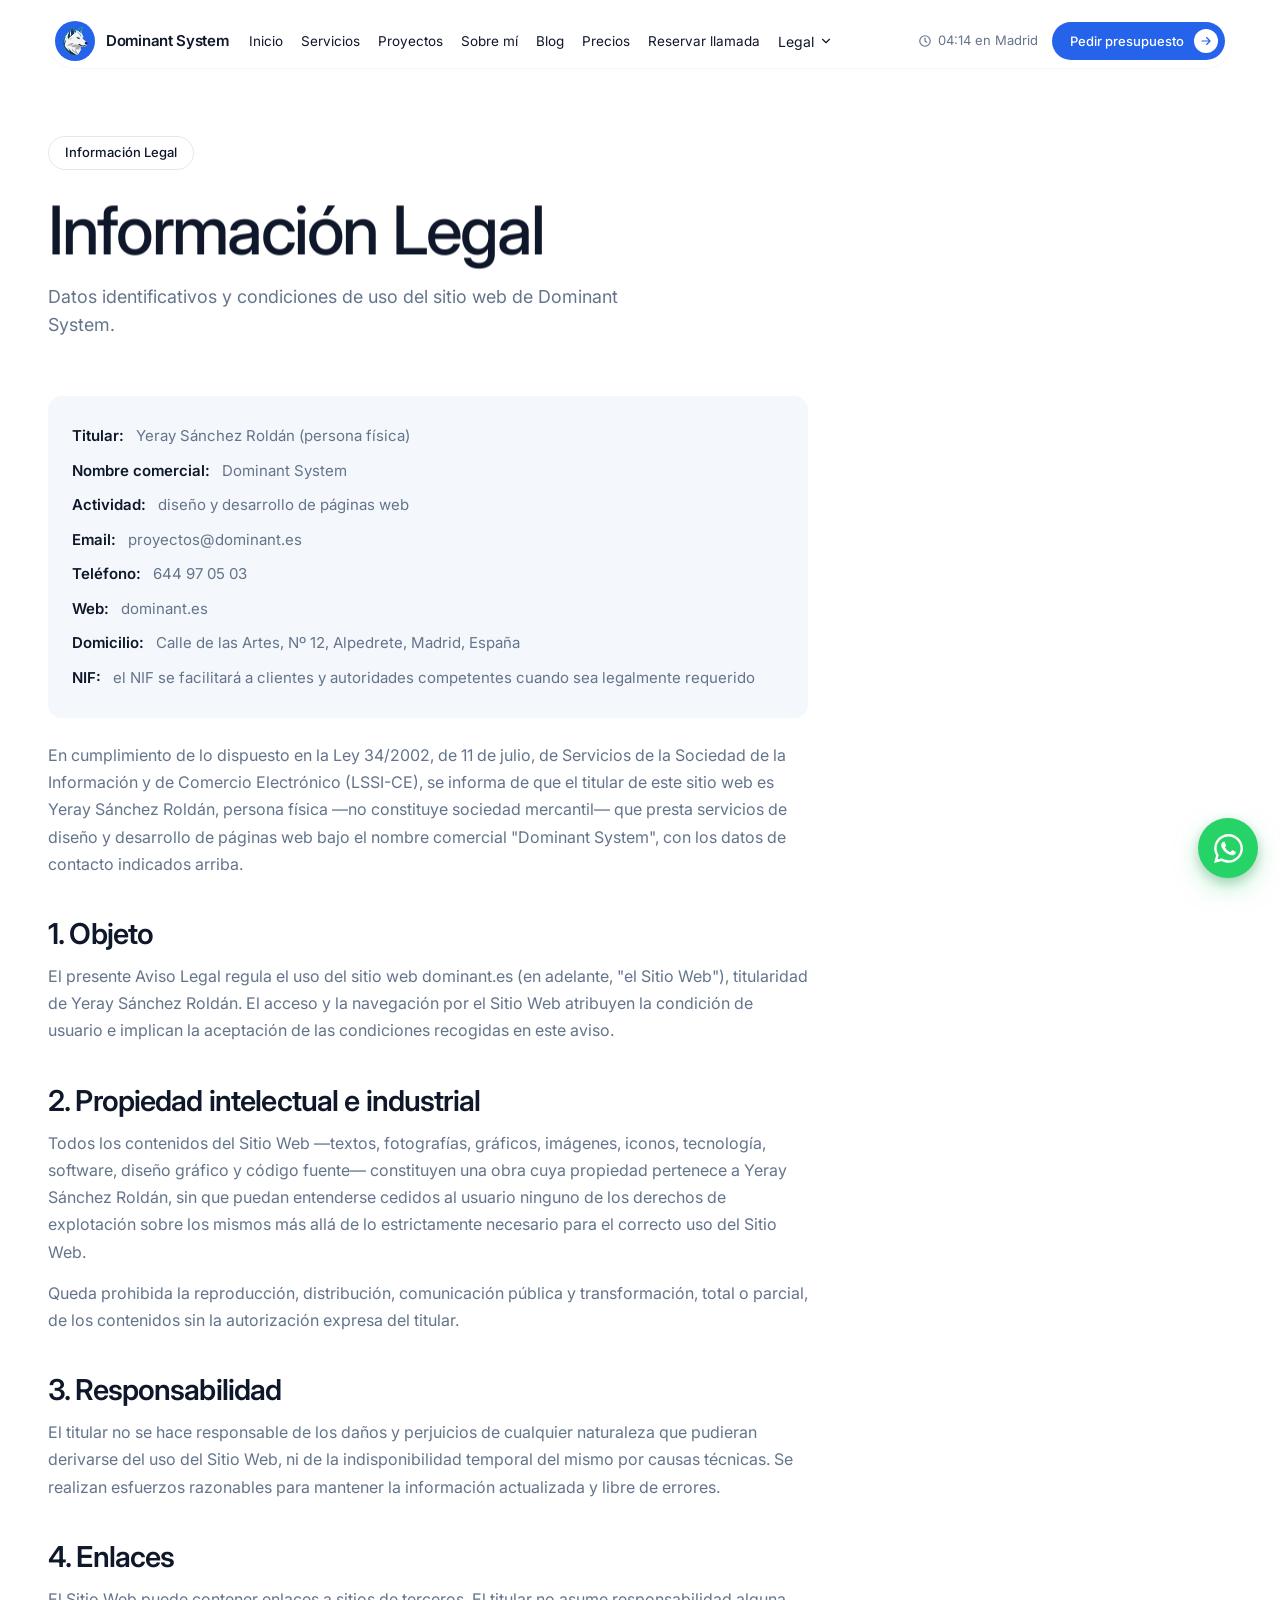
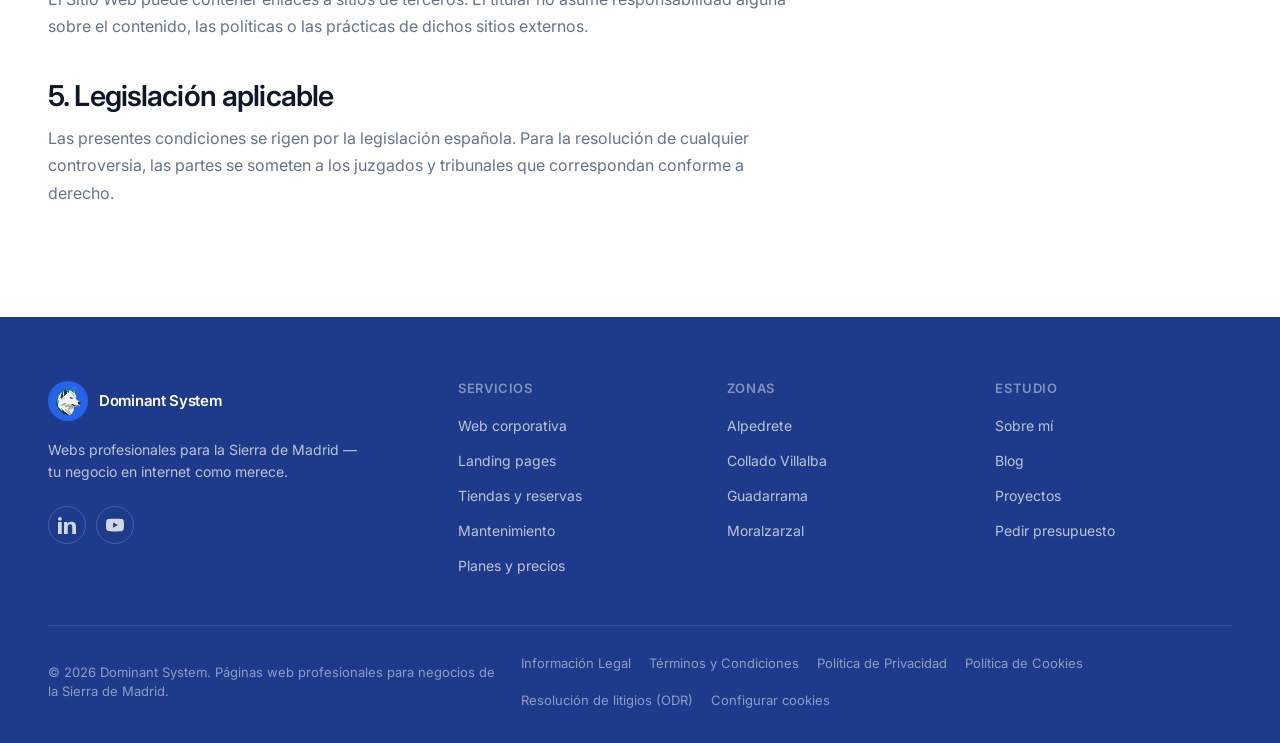
<file: aviso-legal.html>
<!DOCTYPE html>
<html lang="es">
<head>
  <meta charset="UTF-8" />
  <meta name="viewport" content="width=device-width, initial-scale=1.0" />
  <link rel="icon" type="image/svg+xml" href="assets/favicon.svg" />
  <title>Información Legal — Dominant System</title>
  <meta name="description" content="Información legal de Dominant System, diseño y desarrollo de páginas web en la Sierra de Madrid." />
  <link rel="canonical" href="https://dominant.es/aviso-legal.html" />
  <meta property="og:type" content="website" />
  <meta property="og:url" content="https://dominant.es/aviso-legal.html" />
  <meta property="og:title" content="Información Legal — Dominant System" />
  <meta property="og:description" content="Información legal de Dominant System, diseño y desarrollo de páginas web en la Sierra de Madrid." />
  <meta property="og:image" content="https://dominant.es/assets/og-image.png" />
  <meta property="og:locale" content="es_ES" />
  <meta property="og:site_name" content="Dominant System" />
  <meta name="twitter:card" content="summary" />
  <meta name="twitter:title" content="Información Legal — Dominant System" />
  <meta name="twitter:description" content="Información legal de Dominant System, diseño y desarrollo de páginas web en la Sierra de Madrid." />
  <link rel="stylesheet" href="assets/styles.css" />
</head>
<body>

  <!-- ============ NAV ============ -->
  <div class="nav-wrap">
    <div class="container">
      <nav class="nav-pill" aria-label="Principal">
        <div class="nav-left">
          <a href="index.html" class="logo" aria-label="Dominant System inicio">
            <img src="assets/favicon.svg" class="logo-mark" alt="" />
            <span class="logo-word">Dominant System</span>
          </a>
          <div class="nav-links">
            <a href="index.html">Inicio</a>
            <a href="index.html#servicios">Servicios</a>
            <a href="index.html#proyectos">Proyectos</a>
            <a href="sobre-mi.html">Sobre mí</a>
            <a href="blog.html">Blog</a>
            <a href="precios.html">Precios</a>
            <a href="index.html#reservar">Reservar llamada</a>
            <div class="nav-dropdown" data-dropdown>
              <button type="button" class="nav-dropdown-trigger" aria-expanded="false" aria-haspopup="true">Legal<svg class="nav-caret" viewBox="0 0 24 24" fill="none" stroke="currentColor" stroke-width="2" stroke-linecap="round" stroke-linejoin="round"><path d="M6 9l6 6 6-6"/></svg></button>
              <div class="nav-dropdown-menu" role="menu">
                <a href="privacidad.html" role="menuitem">Política de Privacidad</a>
                <a href="cookies.html" role="menuitem">Política de Cookies</a>
                <a href="terminos.html" role="menuitem">Términos y Condiciones</a>
                <a href="aviso-legal.html" role="menuitem">Aviso Legal</a>
              </div>
            </div>
          </div>
        </div>
        <div class="nav-right">
          <span class="nav-status">Disponible para proyectos 2026</span>
          <span class="nav-clock"><svg viewBox="0 0 24 24" fill="none" stroke="currentColor" stroke-width="2" stroke-linecap="round" stroke-linejoin="round"><circle cx="12" cy="12" r="9"/><path d="M12 7v5l3 2"/></svg><span data-clock>—</span></span>
          <a href="index.html#contacto" class="btn btn-dark">
            <span class="btn-roll"><span>Pedir presupuesto</span><span>Pedir presupuesto</span></span>
            <span class="btn-arrow"><svg viewBox="0 0 24 24" fill="none" stroke="currentColor" stroke-width="2" stroke-linecap="round" stroke-linejoin="round"><path d="M5 12h14M13 6l6 6-6 6"/></svg></span>
          </a>
        </div>
        <button class="nav-toggle" data-menu-open aria-label="Abrir menú">
          <svg viewBox="0 0 24 24" fill="none" stroke="currentColor" stroke-width="2" stroke-linecap="round" stroke-linejoin="round"><path d="M3 6h18M3 12h18M3 18h18"/></svg>
        </button>
      </nav>
    </div>
  </div>

  <!-- ============ MOBILE MENU ============ -->
  <div class="mobile-menu" aria-hidden="true">
    <div class="mobile-backdrop" data-menu-close></div>
    <div class="mobile-sheet">
      <div style="display:flex; align-items:center; justify-content:space-between;">
        <span class="mobile-time"><svg viewBox="0 0 24 24" fill="none" stroke="currentColor" stroke-width="2" stroke-linecap="round" stroke-linejoin="round"><circle cx="12" cy="12" r="9"/><path d="M12 7v5l3 2"/></svg><span data-clock>—</span></span>
        <button class="nav-toggle" data-menu-close aria-label="Cerrar menú">
          <svg viewBox="0 0 24 24" fill="none" stroke="currentColor" stroke-width="2" stroke-linecap="round" stroke-linejoin="round"><path d="M18 6 6 18M6 6l12 12"/></svg>
        </button>
      </div>
      <div class="mobile-nav-links">
        <a href="index.html">Inicio</a>
        <a href="index.html#servicios">Servicios</a>
        <a href="index.html#proyectos">Proyectos</a>
        <a href="index.html#nosotros">Nosotros</a>
        <a href="sobre-mi.html">Sobre mí</a>
        <a href="blog.html">Blog</a>
        <a href="precios.html">Precios</a>
        <a href="index.html#reservar">Reservar llamada</a>
        <div class="mobile-legal" data-mobile-legal>
          <button type="button" class="mobile-legal-trigger" aria-expanded="false">Legal<svg class="nav-caret" viewBox="0 0 24 24" fill="none" stroke="currentColor" stroke-width="2" stroke-linecap="round" stroke-linejoin="round"><path d="M6 9l6 6 6-6"/></svg></button>
          <div class="mobile-legal-menu"><div>
            <a href="privacidad.html">Política de Privacidad</a>
            <a href="cookies.html">Política de Cookies</a>
            <a href="terminos.html">Términos y Condiciones</a>
            <a href="aviso-legal.html">Aviso Legal</a>
          </div></div>
        </div>
      </div>
      <a href="index.html#contacto" class="btn btn-orange btn-block" data-menu-close>
        <span class="btn-roll"><span>Empezar un proyecto</span><span>Empezar un proyecto</span></span>
        <span class="btn-arrow"><svg viewBox="0 0 24 24" fill="none" stroke="currentColor" stroke-width="2" stroke-linecap="round" stroke-linejoin="round"><path d="M5 12h14M13 6l6 6-6 6"/></svg></span>
      </a>
    </div>
  </div>

  <!-- ============ HERO ============ -->
  <section class="section section-white page-hero" data-hero>
    <div class="container">
      <div class="badge-row reveal"><span class="badge-pill">Información Legal</span></div>
      <h1 class="h1 reveal" style="max-width:18ch; margin-bottom:18px;">Información Legal</h1>
      <p class="lead reveal" style="max-width:54ch;">Datos identificativos y condiciones de uso del sitio web de Dominant System.</p>
    </div>
  </section>

  <!-- ============ CONTENT ============ -->
  <section class="section section-white" style="padding-bottom:96px;">
    <div class="container">
      <div class="legal-body reveal">
        <div class="legal-meta">
          <div><strong>Titular:</strong> Yeray Sánchez Roldán (persona física)</div>
          <div><strong>Nombre comercial:</strong> Dominant System</div>
          <div><strong>Actividad:</strong> diseño y desarrollo de páginas web</div>
          <div><strong>Email:</strong> proyectos@dominant.es</div>
          <div><strong>Teléfono:</strong> 644 97 05 03</div>
          <div><strong>Web:</strong> dominant.es</div>
          <div><strong>Domicilio:</strong> Calle de las Artes, Nº 12, Alpedrete, Madrid, España</div>
          <div><strong>NIF:</strong> el NIF se facilitará a clientes y autoridades competentes cuando sea legalmente requerido</div>
        </div>
        <p>En cumplimiento de lo dispuesto en la Ley 34/2002, de 11 de julio, de Servicios de la Sociedad de la Información y de Comercio Electrónico (LSSI-CE), se informa de que el titular de este sitio web es Yeray Sánchez Roldán, persona física —no constituye sociedad mercantil— que presta servicios de diseño y desarrollo de páginas web bajo el nombre comercial "Dominant System", con los datos de contacto indicados arriba.</p>
        <h2>1. Objeto</h2>
        <p>El presente Aviso Legal regula el uso del sitio web dominant.es (en adelante, "el Sitio Web"), titularidad de Yeray Sánchez Roldán. El acceso y la navegación por el Sitio Web atribuyen la condición de usuario e implican la aceptación de las condiciones recogidas en este aviso.</p>
        <h2>2. Propiedad intelectual e industrial</h2>
        <p>Todos los contenidos del Sitio Web —textos, fotografías, gráficos, imágenes, iconos, tecnología, software, diseño gráfico y código fuente— constituyen una obra cuya propiedad pertenece a Yeray Sánchez Roldán, sin que puedan entenderse cedidos al usuario ninguno de los derechos de explotación sobre los mismos más allá de lo estrictamente necesario para el correcto uso del Sitio Web.</p>
        <p>Queda prohibida la reproducción, distribución, comunicación pública y transformación, total o parcial, de los contenidos sin la autorización expresa del titular.</p>
        <h2>3. Responsabilidad</h2>
        <p>El titular no se hace responsable de los daños y perjuicios de cualquier naturaleza que pudieran derivarse del uso del Sitio Web, ni de la indisponibilidad temporal del mismo por causas técnicas. Se realizan esfuerzos razonables para mantener la información actualizada y libre de errores.</p>
        <h2>4. Enlaces</h2>
        <p>El Sitio Web puede contener enlaces a sitios de terceros. El titular no asume responsabilidad alguna sobre el contenido, las políticas o las prácticas de dichos sitios externos.</p>
        <h2>5. Legislación aplicable</h2>
        <p>Las presentes condiciones se rigen por la legislación española. Para la resolución de cualquier controversia, las partes se someten a los juzgados y tribunales que correspondan conforme a derecho.</p>
      </div>
    </div>
  </section>

  <!-- ============ FOOTER ============ -->
  <footer class="footer">
    <div class="container">
      <div class="footer-top">
        <div class="footer-brand">
          <a href="index.html" class="logo"><img src="assets/favicon.svg" class="logo-mark" alt="" /><span class="logo-word">Dominant System</span></a>
          <p class="footer-tagline">Webs profesionales para la Sierra de Madrid — tu negocio en internet como merece.</p>
          <div class="footer-social">
            <a href="https://www.linkedin.com/in/yeraysanchezdev/" target="_blank" rel="noopener" aria-label="LinkedIn"><svg viewBox="0 0 24 24" fill="currentColor"><path d="M4.98 3.5A2.5 2.5 0 1 1 0 3.5a2.5 2.5 0 0 1 4.98 0zM0 8h5v16H0V8zm7.5 0h4.78v2.2h.07c.67-1.2 2.3-2.46 4.73-2.46C22.4 7.74 24 10.1 24 14.6V24h-5v-8.3c0-2-.04-4.55-2.77-4.55-2.77 0-3.2 2.16-3.2 4.4V24h-5V8z"/></svg></a>
            <a href="https://www.youtube.com/@YeraysanchezDev" target="_blank" rel="noopener" aria-label="YouTube"><svg viewBox="0 0 24 24" fill="currentColor"><path d="M23.5 6.2a3 3 0 0 0-2.1-2.1C19.5 3.5 12 3.5 12 3.5s-7.5 0-9.4.6A3 3 0 0 0 .5 6.2 31 31 0 0 0 0 12a31 31 0 0 0 .5 5.8 3 3 0 0 0 2.1 2.1c1.9.6 9.4.6 9.4.6s7.5 0 9.4-.6a3 3 0 0 0 2.1-2.1A31 31 0 0 0 24 12a31 31 0 0 0-.5-5.8zM9.5 15.5v-7l6.3 3.5-6.3 3.5z"/></svg></a>
          </div>
        </div>
        <div class="footer-col">
          <h2>Servicios</h2>
          <ul>
            <li><a href="index.html#servicios">Web corporativa</a></li>
            <li><a href="index.html#servicios">Landing pages</a></li>
            <li><a href="index.html#servicios">Tiendas y reservas</a></li>
            <li><a href="index.html#servicios">Mantenimiento</a></li>
            <li><a href="precios.html">Planes y precios</a></li>
          </ul>
        </div>
        <div class="footer-col">
          <h2>Zonas</h2>
          <ul>
            <li><a href="index.html#contacto">Alpedrete</a></li>
            <li><a href="index.html#contacto">Collado Villalba</a></li>
            <li><a href="index.html#contacto">Guadarrama</a></li>
            <li><a href="index.html#contacto">Moralzarzal</a></li>
          </ul>
        </div>
        <div class="footer-col">
          <h2>Estudio</h2>
          <ul>
            <li><a href="sobre-mi.html">Sobre mí</a></li>
            <li><a href="blog.html">Blog</a></li>
            <li><a href="index.html#proyectos">Proyectos</a></li>
            <li><a href="index.html#contacto">Pedir presupuesto</a></li>
          </ul>
        </div>
      </div>
      <div class="footer-bottom">
        <span>© 2026 Dominant System. Páginas web profesionales para negocios de la Sierra de Madrid.</span>
        <div class="footer-legal">
          <a href="aviso-legal.html">Información Legal</a>
          <a href="terminos.html">Términos y Condiciones</a>
          <a href="privacidad.html">Política de Privacidad</a>
          <a href="cookies.html">Política de Cookies</a>
          <a href="https://ec.europa.eu/consumers/odr" target="_blank" rel="noopener">Resolución de litigios (ODR)</a>
          <a href="#" data-cookie-settings>Configurar cookies</a>
        </div>
      </div>
    </div>
  </footer>

  <!-- ============ WHATSAPP FLOTANTE ============ -->
  <a class="wa-float" href="https://wa.me/34644970503?text=Hola%2C%20me%20gustar%C3%ADa%20informaci%C3%B3n%20sobre%20una%20web." target="_blank" rel="noopener" aria-label="Contactar por WhatsApp">
    <svg viewBox="0 0 448 512" fill="currentColor" aria-hidden="true" focusable="false"><path d="M380.9 97.1C339 55.1 283.2 32 223.9 32c-122.4 0-222 99.6-222 222 0 39.1 10.2 77.3 29.6 111L0 480l117.7-30.9c32.4 17.7 68.9 27 106.1 27h.1c122.3 0 224.1-99.6 224.1-222 0-59.3-25.2-115-67.1-157zM223.9 438.6c-33.2 0-65.7-8.9-94-25.7l-6.7-4-69.8 18.3L72 359.2l-4.4-7c-18.5-29.4-28.2-63.3-28.2-98.2 0-101.7 82.8-184.5 184.6-184.5 49.3 0 95.6 19.2 130.4 54.1 34.8 34.9 56.2 81.2 56.1 130.5 0 101.8-84.9 184.6-186.6 184.6zm101.2-138.2c-5.5-2.8-32.8-16.2-37.9-18-5.1-1.9-8.8-2.8-12.5 2.8-3.7 5.6-14.3 18-17.6 21.8-3.2 3.7-6.5 4.2-12 1.4-32.6-16.3-54-29.1-75.5-66-5.7-9.8 5.7-9.1 16.3-30.3 1.8-3.7.9-6.9-.5-9.7-1.4-2.8-12.5-30.1-17.1-41.2-4.5-10.8-9.1-9.3-12.5-9.5-3.2-.2-6.9-.2-10.6-.2-3.7 0-9.7 1.4-14.8 6.9-5.1 5.6-19.4 19-19.4 46.3 0 27.3 19.9 53.7 22.6 57.4 2.8 3.7 39.1 59.7 94.8 83.8 35.2 15.2 49 16.5 66.6 13.9 10.7-1.6 32.8-13.4 37.4-26.4 4.6-13 4.6-24.1 3.2-26.4-1.3-2.3-5-3.7-10.5-6.5z"/></svg>
  </a>

  <script src="assets/main.js"></script>
  <script src="assets/cookies.js"></script>
</body>
</html>
</file>
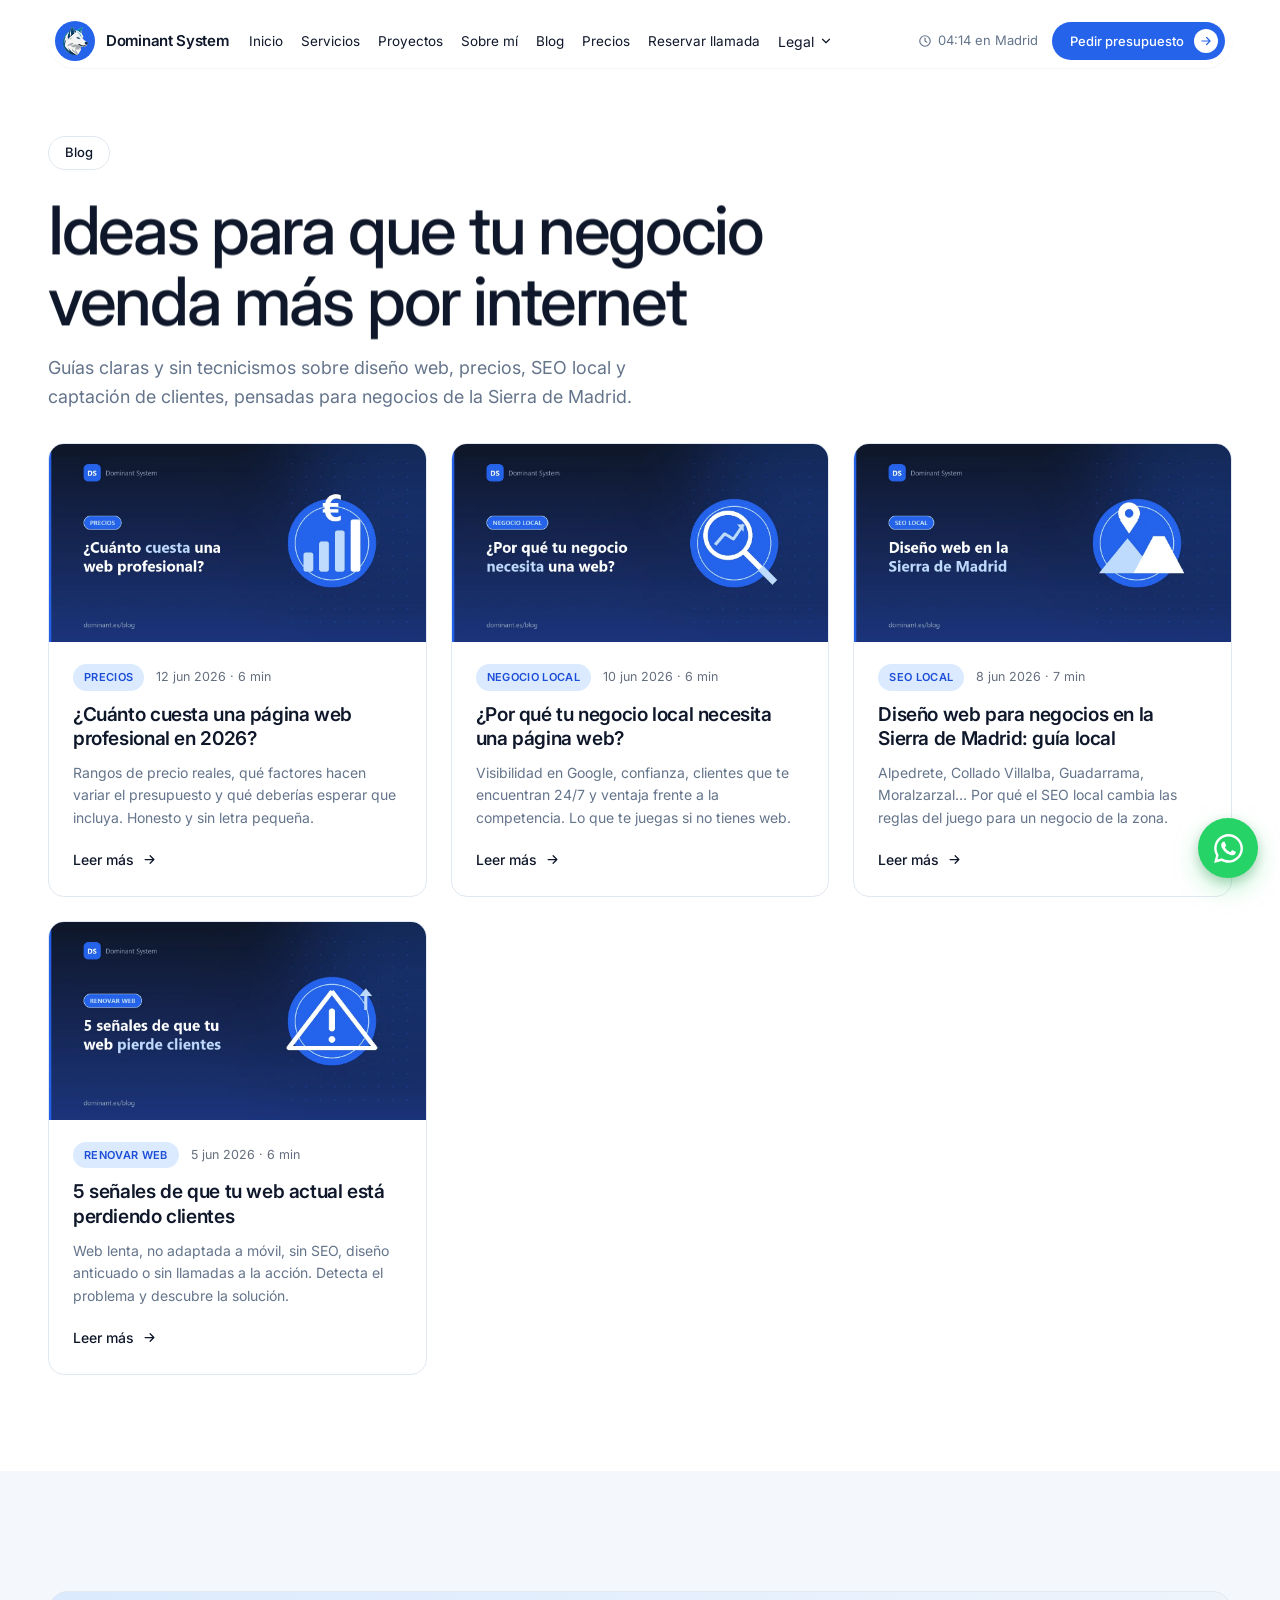
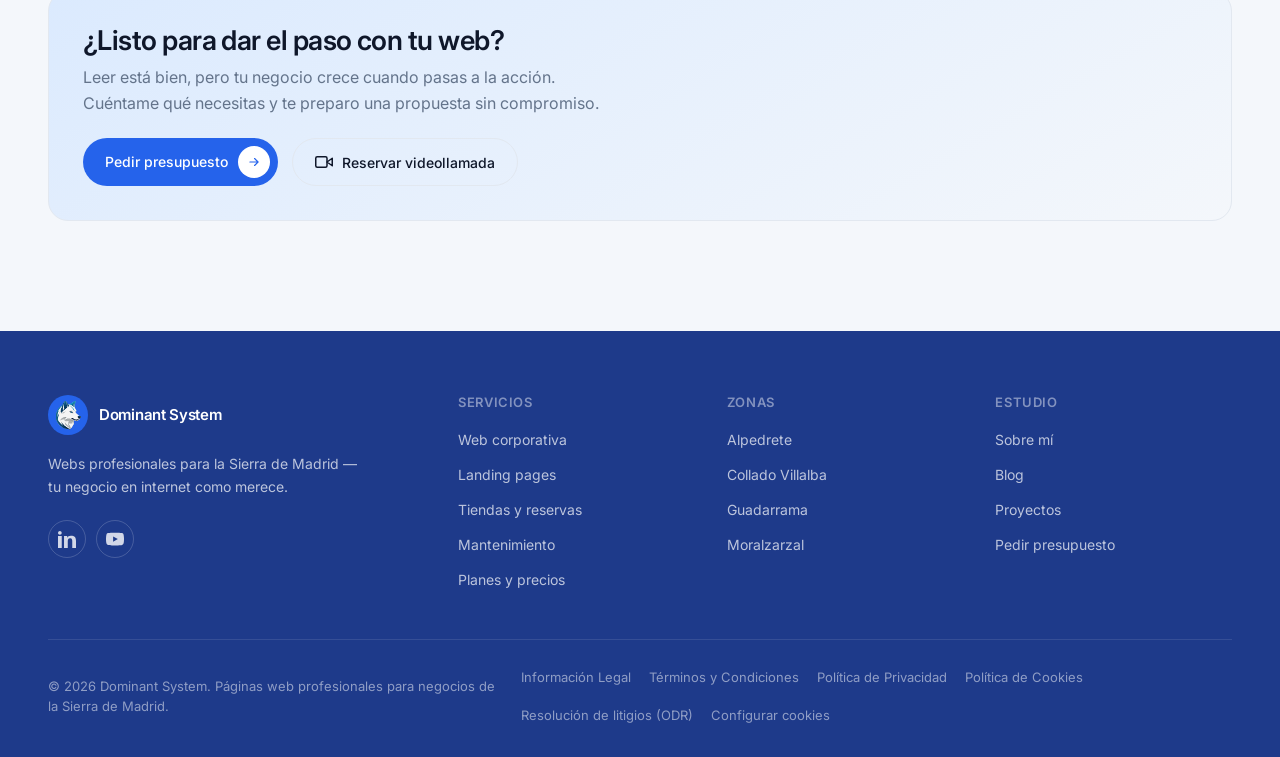
<file: blog.html>
<!DOCTYPE html>
<html lang="es">
<head>
  <meta charset="UTF-8" />
  <meta name="viewport" content="width=device-width, initial-scale=1.0" />
  <link rel="icon" type="image/svg+xml" href="assets/favicon.svg" />
  <title>Blog — Diseño web y SEO local para la Sierra de Madrid | Dominant System</title>
  <meta name="description" content="Consejos prácticos sobre diseño web, precios, SEO local y captación de clientes para negocios de la Sierra de Madrid. Aprende a sacar partido a tu página web." />
  <link rel="canonical" href="https://dominant.es/blog.html" />
  <meta property="og:type" content="website" />
  <meta property="og:url" content="https://dominant.es/blog.html" />
  <meta property="og:title" content="Blog — Diseño web y SEO local para la Sierra de Madrid | Dominant System" />
  <meta property="og:description" content="Consejos prácticos sobre diseño web, precios, SEO local y captación de clientes para negocios de la Sierra de Madrid." />
  <meta property="og:image" content="https://dominant.es/assets/og-image.png" />
  <meta property="og:locale" content="es_ES" />
  <meta property="og:site_name" content="Dominant System" />
  <meta name="twitter:card" content="summary_large_image" />
  <meta name="twitter:title" content="Blog — Diseño web y SEO local para la Sierra de Madrid | Dominant System" />
  <meta name="twitter:description" content="Consejos prácticos sobre diseño web, precios, SEO local y captación de clientes para negocios de la Sierra de Madrid." />
  <meta name="twitter:image" content="https://dominant.es/assets/og-image.png" />
  <link rel="stylesheet" href="assets/styles.css" />
</head>
<body>

  <!-- ============ NAV ============ -->
  <div class="nav-wrap">
    <div class="container">
      <nav class="nav-pill" aria-label="Principal">
        <div class="nav-left">
          <a href="index.html" class="logo" aria-label="Dominant System inicio">
            <img src="assets/favicon.svg" class="logo-mark" alt="" />
            <span class="logo-word">Dominant System</span>
          </a>
          <div class="nav-links">
            <a href="index.html">Inicio</a>
            <a href="index.html#servicios">Servicios</a>
            <a href="index.html#proyectos">Proyectos</a>
            <a href="sobre-mi.html">Sobre mí</a>
            <a href="blog.html">Blog</a>
            <a href="precios.html">Precios</a>
            <a href="index.html#reservar">Reservar llamada</a>
            <div class="nav-dropdown" data-dropdown>
              <button type="button" class="nav-dropdown-trigger" aria-expanded="false" aria-haspopup="true">Legal<svg class="nav-caret" viewBox="0 0 24 24" fill="none" stroke="currentColor" stroke-width="2" stroke-linecap="round" stroke-linejoin="round"><path d="M6 9l6 6 6-6"/></svg></button>
              <div class="nav-dropdown-menu" role="menu">
                <a href="privacidad.html" role="menuitem">Política de Privacidad</a>
                <a href="cookies.html" role="menuitem">Política de Cookies</a>
                <a href="terminos.html" role="menuitem">Términos y Condiciones</a>
                <a href="aviso-legal.html" role="menuitem">Aviso Legal</a>
              </div>
            </div>
          </div>
        </div>
        <div class="nav-right">
          <span class="nav-status">Disponible para proyectos 2026</span>
          <span class="nav-clock"><svg viewBox="0 0 24 24" fill="none" stroke="currentColor" stroke-width="2" stroke-linecap="round" stroke-linejoin="round"><circle cx="12" cy="12" r="9"/><path d="M12 7v5l3 2"/></svg><span data-clock>—</span></span>
          <a href="index.html#contacto" class="btn btn-dark">
            <span class="btn-roll"><span>Pedir presupuesto</span><span>Pedir presupuesto</span></span>
            <span class="btn-arrow"><svg viewBox="0 0 24 24" fill="none" stroke="currentColor" stroke-width="2" stroke-linecap="round" stroke-linejoin="round"><path d="M5 12h14M13 6l6 6-6 6"/></svg></span>
          </a>
        </div>
        <button class="nav-toggle" data-menu-open aria-label="Abrir menú">
          <svg viewBox="0 0 24 24" fill="none" stroke="currentColor" stroke-width="2" stroke-linecap="round" stroke-linejoin="round"><path d="M3 6h18M3 12h18M3 18h18"/></svg>
        </button>
      </nav>
    </div>
  </div>

  <!-- ============ MOBILE MENU ============ -->
  <div class="mobile-menu" aria-hidden="true">
    <div class="mobile-backdrop" data-menu-close></div>
    <div class="mobile-sheet">
      <div style="display:flex; align-items:center; justify-content:space-between;">
        <span class="mobile-time"><svg viewBox="0 0 24 24" fill="none" stroke="currentColor" stroke-width="2" stroke-linecap="round" stroke-linejoin="round"><circle cx="12" cy="12" r="9"/><path d="M12 7v5l3 2"/></svg><span data-clock>—</span></span>
        <button class="nav-toggle" data-menu-close aria-label="Cerrar menú">
          <svg viewBox="0 0 24 24" fill="none" stroke="currentColor" stroke-width="2" stroke-linecap="round" stroke-linejoin="round"><path d="M18 6 6 18M6 6l12 12"/></svg>
        </button>
      </div>
      <div class="mobile-nav-links">
        <a href="index.html">Inicio</a>
        <a href="index.html#servicios">Servicios</a>
        <a href="index.html#proyectos">Proyectos</a>
        <a href="index.html#nosotros">Nosotros</a>
        <a href="sobre-mi.html">Sobre mí</a>
        <a href="blog.html">Blog</a>
        <a href="precios.html">Precios</a>
        <a href="index.html#reservar">Reservar llamada</a>
        <div class="mobile-legal" data-mobile-legal>
          <button type="button" class="mobile-legal-trigger" aria-expanded="false">Legal<svg class="nav-caret" viewBox="0 0 24 24" fill="none" stroke="currentColor" stroke-width="2" stroke-linecap="round" stroke-linejoin="round"><path d="M6 9l6 6 6-6"/></svg></button>
          <div class="mobile-legal-menu"><div>
            <a href="privacidad.html">Política de Privacidad</a>
            <a href="cookies.html">Política de Cookies</a>
            <a href="terminos.html">Términos y Condiciones</a>
            <a href="aviso-legal.html">Aviso Legal</a>
          </div></div>
        </div>
      </div>
      <a href="index.html#contacto" class="btn btn-orange btn-block" data-menu-close>
        <span class="btn-roll"><span>Empezar un proyecto</span><span>Empezar un proyecto</span></span>
        <span class="btn-arrow"><svg viewBox="0 0 24 24" fill="none" stroke="currentColor" stroke-width="2" stroke-linecap="round" stroke-linejoin="round"><path d="M5 12h14M13 6l6 6-6 6"/></svg></span>
      </a>
    </div>
  </div>

  <!-- ============ HERO ============ -->
  <section class="section section-white page-hero" data-hero>
    <div class="container">
      <div class="badge-row reveal"><span class="badge-pill">Blog</span></div>
      <h1 class="h1 reveal" style="max-width:20ch; margin-bottom:18px;">Ideas para que tu negocio venda más por internet</h1>
      <p class="lead reveal" style="max-width:58ch;">Guías claras y sin tecnicismos sobre diseño web, precios, SEO local y captación de clientes, pensadas para negocios de la Sierra de Madrid.</p>
    </div>
  </section>

  <!-- ============ BLOG GRID ============ -->
  <section class="section section-white" style="padding-bottom:96px;">
    <div class="container">
      <div class="blog-grid" data-stagger>

        <a href="blog/cuanto-cuesta-una-web.html" class="card card-hover post-card reveal" aria-label="Leer: ¿Cuánto cuesta una página web profesional en 2026?">
          <span class="post-thumb">
            <picture>
              <source srcset="assets/blog/cuanto-cuesta-una-web.webp" type="image/webp">
              <img src="assets/blog/cuanto-cuesta-una-web.png" alt="Ilustración: ¿cuánto cuesta una web profesional? con símbolo de euro y gráfico de barras" width="1200" height="630" loading="lazy" decoding="async">
            </picture>
          </span>
          <div class="post-body">
            <div class="post-meta">
              <span class="tag">Precios</span>
              <span class="post-date">12 jun 2026 · 6 min</span>
            </div>
            <h2>¿Cuánto cuesta una página web profesional en 2026?</h2>
            <p>Rangos de precio reales, qué factores hacen variar el presupuesto y qué deberías esperar que incluya. Honesto y sin letra pequeña.</p>
            <span class="read-more">Leer más <svg viewBox="0 0 24 24" fill="none" stroke="currentColor" stroke-width="2" stroke-linecap="round" stroke-linejoin="round"><path d="M5 12h14M13 6l6 6-6 6"/></svg></span>
          </div>
        </a>

        <a href="blog/por-que-tu-negocio-necesita-web.html" class="card card-hover post-card reveal" aria-label="Leer: ¿Por qué tu negocio local necesita una página web?">
          <span class="post-thumb">
            <picture>
              <source srcset="assets/blog/por-que-tu-negocio-necesita-web.webp" type="image/webp">
              <img src="assets/blog/por-que-tu-negocio-necesita-web.png" alt="Ilustración: por qué tu negocio necesita una web, con una lupa y una flecha de crecimiento" width="1200" height="630" loading="lazy" decoding="async">
            </picture>
          </span>
          <div class="post-body">
            <div class="post-meta">
              <span class="tag">Negocio local</span>
              <span class="post-date">10 jun 2026 · 6 min</span>
            </div>
            <h2>¿Por qué tu negocio local necesita una página web?</h2>
            <p>Visibilidad en Google, confianza, clientes que te encuentran 24/7 y ventaja frente a la competencia. Lo que te juegas si no tienes web.</p>
            <span class="read-more">Leer más <svg viewBox="0 0 24 24" fill="none" stroke="currentColor" stroke-width="2" stroke-linecap="round" stroke-linejoin="round"><path d="M5 12h14M13 6l6 6-6 6"/></svg></span>
          </div>
        </a>

        <a href="blog/diseno-web-sierra-de-madrid.html" class="card card-hover post-card reveal" aria-label="Leer: Diseño web para negocios en la Sierra de Madrid: guía local">
          <span class="post-thumb">
            <picture>
              <source srcset="assets/blog/diseno-web-sierra-de-madrid.webp" type="image/webp">
              <img src="assets/blog/diseno-web-sierra-de-madrid.png" alt="Ilustración: diseño web en la Sierra de Madrid, con montañas y un pin de ubicación" width="1200" height="630" loading="lazy" decoding="async">
            </picture>
          </span>
          <div class="post-body">
            <div class="post-meta">
              <span class="tag">SEO local</span>
              <span class="post-date">8 jun 2026 · 7 min</span>
            </div>
            <h2>Diseño web para negocios en la Sierra de Madrid: guía local</h2>
            <p>Alpedrete, Collado Villalba, Guadarrama, Moralzarzal… Por qué el SEO local cambia las reglas del juego para un negocio de la zona.</p>
            <span class="read-more">Leer más <svg viewBox="0 0 24 24" fill="none" stroke="currentColor" stroke-width="2" stroke-linecap="round" stroke-linejoin="round"><path d="M5 12h14M13 6l6 6-6 6"/></svg></span>
          </div>
        </a>

        <a href="blog/senales-web-pierde-clientes.html" class="card card-hover post-card reveal" aria-label="Leer: 5 señales de que tu web actual está perdiendo clientes">
          <span class="post-thumb">
            <picture>
              <source srcset="assets/blog/senales-web-pierde-clientes.webp" type="image/webp">
              <img src="assets/blog/senales-web-pierde-clientes.png" alt="Ilustración: señales de que tu web pierde clientes, con un triángulo de aviso y una flecha de mejora" width="1200" height="630" loading="lazy" decoding="async">
            </picture>
          </span>
          <div class="post-body">
            <div class="post-meta">
              <span class="tag">Renovar web</span>
              <span class="post-date">5 jun 2026 · 6 min</span>
            </div>
            <h2>5 señales de que tu web actual está perdiendo clientes</h2>
            <p>Web lenta, no adaptada a móvil, sin SEO, diseño anticuado o sin llamadas a la acción. Detecta el problema y descubre la solución.</p>
            <span class="read-more">Leer más <svg viewBox="0 0 24 24" fill="none" stroke="currentColor" stroke-width="2" stroke-linecap="round" stroke-linejoin="round"><path d="M5 12h14M13 6l6 6-6 6"/></svg></span>
          </div>
        </a>

      </div>
    </div>
  </section>

  <!-- ============ CTA ============ -->
  <section class="section section-soft pad">
    <div class="container">
      <div class="article-cta reveal" style="margin:0;">
        <h2>¿Listo para dar el paso con tu web?</h2>
        <p>Leer está bien, pero tu negocio crece cuando pasas a la acción. Cuéntame qué necesitas y te preparo una propuesta sin compromiso.</p>
        <div class="article-cta-btns">
          <a href="index.html#contacto" class="btn btn-orange">
            <span class="btn-roll"><span>Pedir presupuesto</span><span>Pedir presupuesto</span></span>
            <span class="btn-arrow"><svg viewBox="0 0 24 24" fill="none" stroke="currentColor" stroke-width="2" stroke-linecap="round" stroke-linejoin="round"><path d="M5 12h14M13 6l6 6-6 6"/></svg></span>
          </a>
          <a href="index.html#reservar" class="btn btn-ghost btn-ghost-cal">
            <svg viewBox="0 0 24 24" fill="none" stroke="currentColor" stroke-width="2" stroke-linecap="round" stroke-linejoin="round"><path d="M23 7l-7 5 7 5V7z"/><rect x="1" y="5" width="15" height="14" rx="2" ry="2"/></svg>
            Reservar videollamada
          </a>
        </div>
      </div>
    </div>
  </section>

  <!-- ============ FOOTER ============ -->
  <footer class="footer">
    <div class="container">
      <div class="footer-top">
        <div class="footer-brand">
          <a href="index.html" class="logo"><img src="assets/favicon.svg" class="logo-mark" alt="" /><span class="logo-word">Dominant System</span></a>
          <p class="footer-tagline">Webs profesionales para la Sierra de Madrid — tu negocio en internet como merece.</p>
          <div class="footer-social">
            <a href="https://www.linkedin.com/in/yeraysanchezdev/" target="_blank" rel="noopener" aria-label="LinkedIn"><svg viewBox="0 0 24 24" fill="currentColor"><path d="M4.98 3.5A2.5 2.5 0 1 1 0 3.5a2.5 2.5 0 0 1 4.98 0zM0 8h5v16H0V8zm7.5 0h4.78v2.2h.07c.67-1.2 2.3-2.46 4.73-2.46C22.4 7.74 24 10.1 24 14.6V24h-5v-8.3c0-2-.04-4.55-2.77-4.55-2.77 0-3.2 2.16-3.2 4.4V24h-5V8z"/></svg></a>
            <a href="https://www.youtube.com/@YeraysanchezDev" target="_blank" rel="noopener" aria-label="YouTube"><svg viewBox="0 0 24 24" fill="currentColor"><path d="M23.5 6.2a3 3 0 0 0-2.1-2.1C19.5 3.5 12 3.5 12 3.5s-7.5 0-9.4.6A3 3 0 0 0 .5 6.2 31 31 0 0 0 0 12a31 31 0 0 0 .5 5.8 3 3 0 0 0 2.1 2.1c1.9.6 9.4.6 9.4.6s7.5 0 9.4-.6a3 3 0 0 0 2.1-2.1A31 31 0 0 0 24 12a31 31 0 0 0-.5-5.8zM9.5 15.5v-7l6.3 3.5-6.3 3.5z"/></svg></a>
          </div>
        </div>
        <div class="footer-col">
          <h2>Servicios</h2>
          <ul>
            <li><a href="index.html#servicios">Web corporativa</a></li>
            <li><a href="index.html#servicios">Landing pages</a></li>
            <li><a href="index.html#servicios">Tiendas y reservas</a></li>
            <li><a href="index.html#servicios">Mantenimiento</a></li>
            <li><a href="precios.html">Planes y precios</a></li>
          </ul>
        </div>
        <div class="footer-col">
          <h2>Zonas</h2>
          <ul>
            <li><a href="index.html#contacto">Alpedrete</a></li>
            <li><a href="index.html#contacto">Collado Villalba</a></li>
            <li><a href="index.html#contacto">Guadarrama</a></li>
            <li><a href="index.html#contacto">Moralzarzal</a></li>
          </ul>
        </div>
        <div class="footer-col">
          <h2>Estudio</h2>
          <ul>
            <li><a href="sobre-mi.html">Sobre mí</a></li>
            <li><a href="blog.html">Blog</a></li>
            <li><a href="index.html#proyectos">Proyectos</a></li>
            <li><a href="index.html#contacto">Pedir presupuesto</a></li>
          </ul>
        </div>
      </div>
      <div class="footer-bottom">
        <span>© 2026 Dominant System. Páginas web profesionales para negocios de la Sierra de Madrid.</span>
        <div class="footer-legal">
          <a href="aviso-legal.html">Información Legal</a>
          <a href="terminos.html">Términos y Condiciones</a>
          <a href="privacidad.html">Política de Privacidad</a>
          <a href="cookies.html">Política de Cookies</a>
          <a href="https://ec.europa.eu/consumers/odr" target="_blank" rel="noopener">Resolución de litigios (ODR)</a>
          <a href="#" data-cookie-settings>Configurar cookies</a>
        </div>
      </div>
    </div>
  </footer>

  <!-- ============ WHATSAPP FLOTANTE ============ -->
  <a class="wa-float" href="https://wa.me/34644970503?text=Hola%2C%20me%20gustar%C3%ADa%20informaci%C3%B3n%20sobre%20una%20web." target="_blank" rel="noopener" aria-label="Contactar por WhatsApp">
    <svg viewBox="0 0 448 512" fill="currentColor" aria-hidden="true" focusable="false"><path d="M380.9 97.1C339 55.1 283.2 32 223.9 32c-122.4 0-222 99.6-222 222 0 39.1 10.2 77.3 29.6 111L0 480l117.7-30.9c32.4 17.7 68.9 27 106.1 27h.1c122.3 0 224.1-99.6 224.1-222 0-59.3-25.2-115-67.1-157zM223.9 438.6c-33.2 0-65.7-8.9-94-25.7l-6.7-4-69.8 18.3L72 359.2l-4.4-7c-18.5-29.4-28.2-63.3-28.2-98.2 0-101.7 82.8-184.5 184.6-184.5 49.3 0 95.6 19.2 130.4 54.1 34.8 34.9 56.2 81.2 56.1 130.5 0 101.8-84.9 184.6-186.6 184.6zm101.2-138.2c-5.5-2.8-32.8-16.2-37.9-18-5.1-1.9-8.8-2.8-12.5 2.8-3.7 5.6-14.3 18-17.6 21.8-3.2 3.7-6.5 4.2-12 1.4-32.6-16.3-54-29.1-75.5-66-5.7-9.8 5.7-9.1 16.3-30.3 1.8-3.7.9-6.9-.5-9.7-1.4-2.8-12.5-30.1-17.1-41.2-4.5-10.8-9.1-9.3-12.5-9.5-3.2-.2-6.9-.2-10.6-.2-3.7 0-9.7 1.4-14.8 6.9-5.1 5.6-19.4 19-19.4 46.3 0 27.3 19.9 53.7 22.6 57.4 2.8 3.7 39.1 59.7 94.8 83.8 35.2 15.2 49 16.5 66.6 13.9 10.7-1.6 32.8-13.4 37.4-26.4 4.6-13 4.6-24.1 3.2-26.4-1.3-2.3-5-3.7-10.5-6.5z"/></svg>
  </a>

  <script src="assets/main.js"></script>
  <script src="assets/cookies.js"></script>
  <script type="application/ld+json">
  {
    "@context": "https://schema.org",
    "@type": "Blog",
    "@id": "https://dominant.es/blog.html",
    "name": "Blog de Dominant System",
    "description": "Consejos sobre diseño web, precios, SEO local y captación de clientes para negocios de la Sierra de Madrid.",
    "url": "https://dominant.es/blog.html",
    "publisher": {
      "@type": "Organization",
      "name": "Dominant System",
      "url": "https://dominant.es"
    },
    "blogPost": [
      {
        "@type": "BlogPosting",
        "headline": "¿Cuánto cuesta una página web profesional en 2026?",
        "url": "https://dominant.es/blog/cuanto-cuesta-una-web.html",
        "datePublished": "2026-06-12",
        "author": {"@type": "Person", "name": "Yeray Sánchez"}
      },
      {
        "@type": "BlogPosting",
        "headline": "¿Por qué tu negocio local necesita una página web?",
        "url": "https://dominant.es/blog/por-que-tu-negocio-necesita-web.html",
        "datePublished": "2026-06-10",
        "author": {"@type": "Person", "name": "Yeray Sánchez"}
      },
      {
        "@type": "BlogPosting",
        "headline": "Diseño web para negocios en la Sierra de Madrid: guía local",
        "url": "https://dominant.es/blog/diseno-web-sierra-de-madrid.html",
        "datePublished": "2026-06-08",
        "author": {"@type": "Person", "name": "Yeray Sánchez"}
      },
      {
        "@type": "BlogPosting",
        "headline": "5 señales de que tu web actual está perdiendo clientes",
        "url": "https://dominant.es/blog/senales-web-pierde-clientes.html",
        "datePublished": "2026-06-05",
        "author": {"@type": "Person", "name": "Yeray Sánchez"}
      }
    ]
  }
  </script>
</body>
</html>
</file>
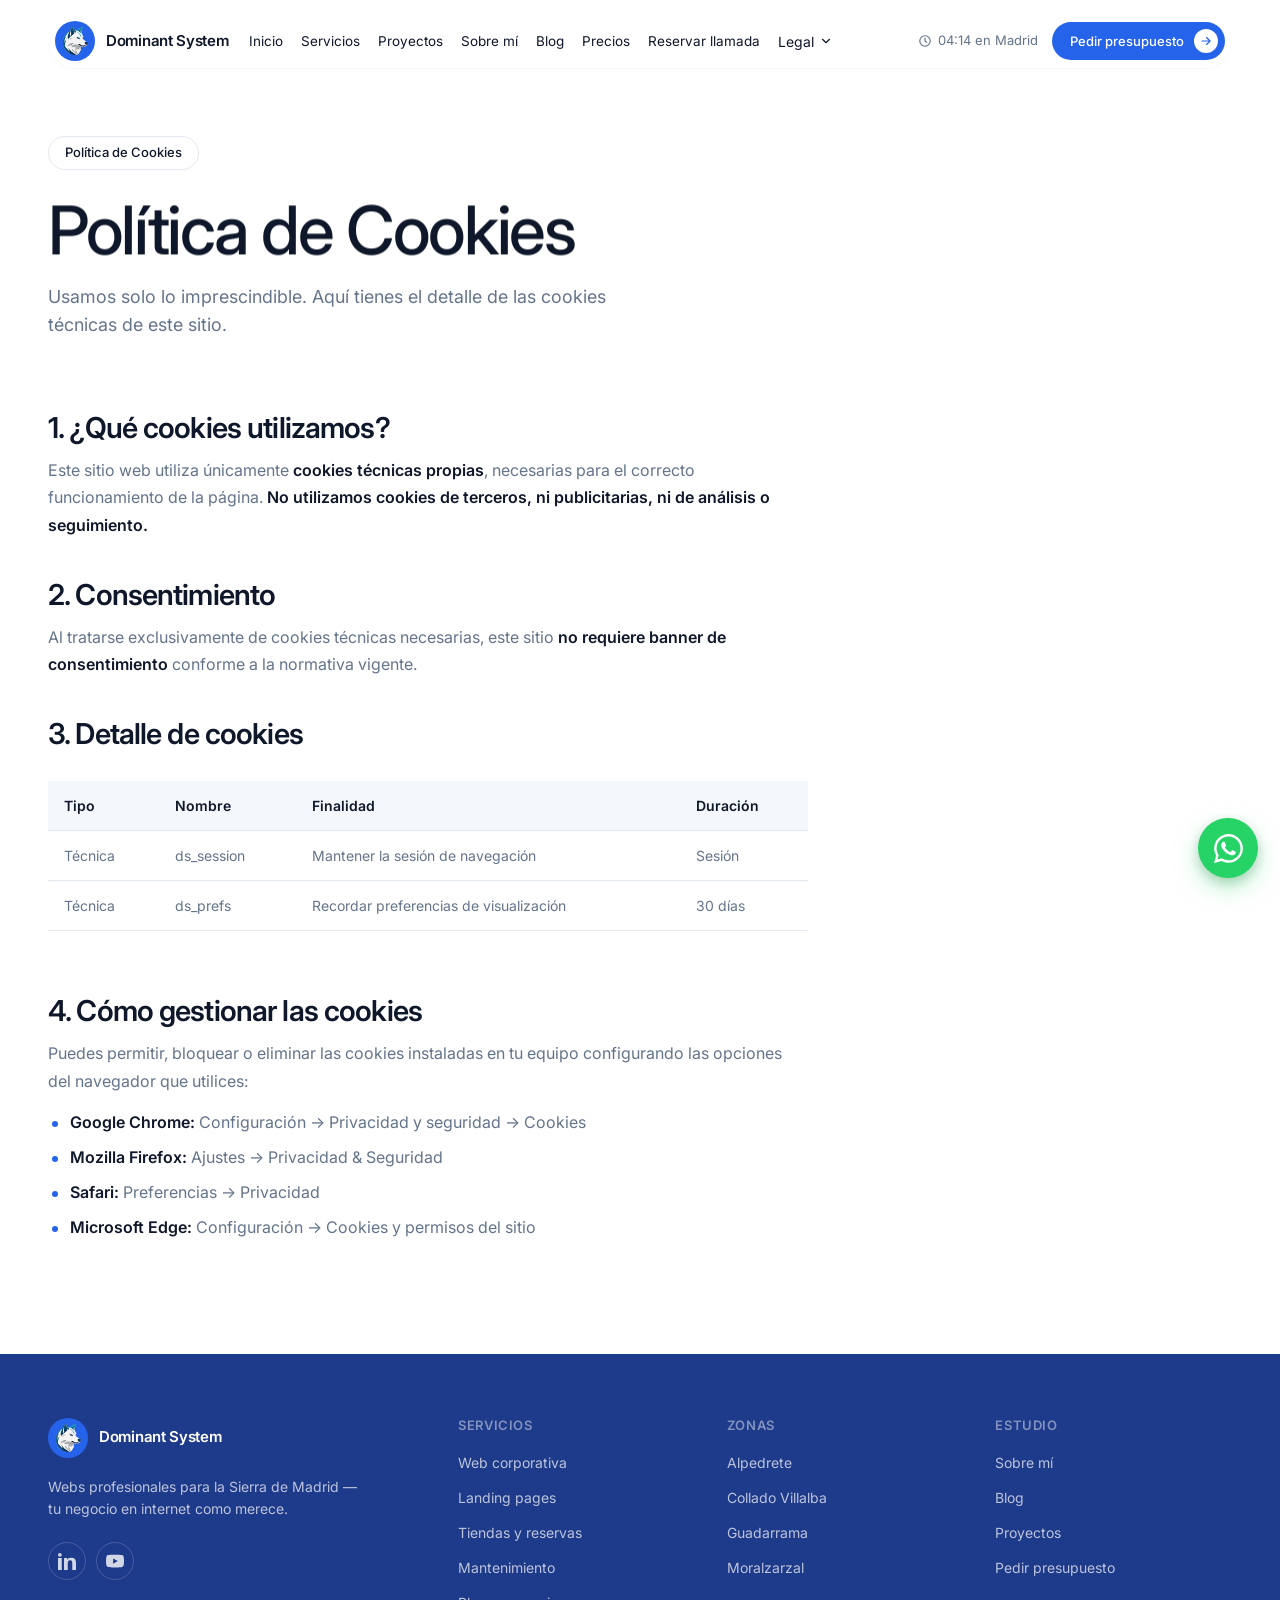
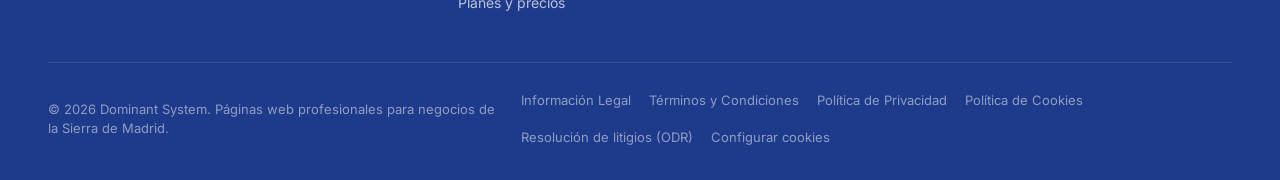
<file: cookies.html>
<!DOCTYPE html>
<html lang="es">
<head>
  <meta charset="UTF-8" />
  <meta name="viewport" content="width=device-width, initial-scale=1.0" />
  <link rel="icon" type="image/svg+xml" href="assets/favicon.svg" />
  <title>Política de Cookies — Dominant System</title>
  <meta name="description" content="Política de cookies de Dominant System. Solo utilizamos cookies técnicas propias." />
  <link rel="canonical" href="https://dominant.es/cookies.html" />
  <meta property="og:type" content="website" />
  <meta property="og:url" content="https://dominant.es/cookies.html" />
  <meta property="og:title" content="Política de Cookies — Dominant System" />
  <meta property="og:description" content="Política de cookies de Dominant System. Solo utilizamos cookies técnicas propias." />
  <meta property="og:image" content="https://dominant.es/assets/og-image.png" />
  <meta property="og:locale" content="es_ES" />
  <meta property="og:site_name" content="Dominant System" />
  <meta name="twitter:card" content="summary" />
  <meta name="twitter:title" content="Política de Cookies — Dominant System" />
  <meta name="twitter:description" content="Política de cookies de Dominant System. Solo utilizamos cookies técnicas propias." />
  <link rel="stylesheet" href="assets/styles.css" />
</head>
<body>

  <!-- ============ NAV ============ -->
  <div class="nav-wrap">
    <div class="container">
      <nav class="nav-pill" aria-label="Principal">
        <div class="nav-left">
          <a href="index.html" class="logo" aria-label="Dominant System inicio">
            <img src="assets/favicon.svg" class="logo-mark" alt="" />
            <span class="logo-word">Dominant System</span>
          </a>
          <div class="nav-links">
            <a href="index.html">Inicio</a>
            <a href="index.html#servicios">Servicios</a>
            <a href="index.html#proyectos">Proyectos</a>
            <a href="sobre-mi.html">Sobre mí</a>
            <a href="blog.html">Blog</a>
            <a href="precios.html">Precios</a>
            <a href="index.html#reservar">Reservar llamada</a>
            <div class="nav-dropdown" data-dropdown>
              <button type="button" class="nav-dropdown-trigger" aria-expanded="false" aria-haspopup="true">Legal<svg class="nav-caret" viewBox="0 0 24 24" fill="none" stroke="currentColor" stroke-width="2" stroke-linecap="round" stroke-linejoin="round"><path d="M6 9l6 6 6-6"/></svg></button>
              <div class="nav-dropdown-menu" role="menu">
                <a href="privacidad.html" role="menuitem">Política de Privacidad</a>
                <a href="cookies.html" role="menuitem">Política de Cookies</a>
                <a href="terminos.html" role="menuitem">Términos y Condiciones</a>
                <a href="aviso-legal.html" role="menuitem">Aviso Legal</a>
              </div>
            </div>
          </div>
        </div>
        <div class="nav-right">
          <span class="nav-status">Disponible para proyectos 2026</span>
          <span class="nav-clock"><svg viewBox="0 0 24 24" fill="none" stroke="currentColor" stroke-width="2" stroke-linecap="round" stroke-linejoin="round"><circle cx="12" cy="12" r="9"/><path d="M12 7v5l3 2"/></svg><span data-clock>—</span></span>
          <a href="index.html#contacto" class="btn btn-dark">
            <span class="btn-roll"><span>Pedir presupuesto</span><span>Pedir presupuesto</span></span>
            <span class="btn-arrow"><svg viewBox="0 0 24 24" fill="none" stroke="currentColor" stroke-width="2" stroke-linecap="round" stroke-linejoin="round"><path d="M5 12h14M13 6l6 6-6 6"/></svg></span>
          </a>
        </div>
        <button class="nav-toggle" data-menu-open aria-label="Abrir menú">
          <svg viewBox="0 0 24 24" fill="none" stroke="currentColor" stroke-width="2" stroke-linecap="round" stroke-linejoin="round"><path d="M3 6h18M3 12h18M3 18h18"/></svg>
        </button>
      </nav>
    </div>
  </div>

  <!-- ============ MOBILE MENU ============ -->
  <div class="mobile-menu" aria-hidden="true">
    <div class="mobile-backdrop" data-menu-close></div>
    <div class="mobile-sheet">
      <div style="display:flex; align-items:center; justify-content:space-between;">
        <span class="mobile-time"><svg viewBox="0 0 24 24" fill="none" stroke="currentColor" stroke-width="2" stroke-linecap="round" stroke-linejoin="round"><circle cx="12" cy="12" r="9"/><path d="M12 7v5l3 2"/></svg><span data-clock>—</span></span>
        <button class="nav-toggle" data-menu-close aria-label="Cerrar menú">
          <svg viewBox="0 0 24 24" fill="none" stroke="currentColor" stroke-width="2" stroke-linecap="round" stroke-linejoin="round"><path d="M18 6 6 18M6 6l12 12"/></svg>
        </button>
      </div>
      <div class="mobile-nav-links">
        <a href="index.html">Inicio</a>
        <a href="index.html#servicios">Servicios</a>
        <a href="index.html#proyectos">Proyectos</a>
        <a href="index.html#nosotros">Nosotros</a>
        <a href="sobre-mi.html">Sobre mí</a>
        <a href="blog.html">Blog</a>
        <a href="precios.html">Precios</a>
        <a href="index.html#reservar">Reservar llamada</a>
        <div class="mobile-legal" data-mobile-legal>
          <button type="button" class="mobile-legal-trigger" aria-expanded="false">Legal<svg class="nav-caret" viewBox="0 0 24 24" fill="none" stroke="currentColor" stroke-width="2" stroke-linecap="round" stroke-linejoin="round"><path d="M6 9l6 6 6-6"/></svg></button>
          <div class="mobile-legal-menu"><div>
            <a href="privacidad.html">Política de Privacidad</a>
            <a href="cookies.html">Política de Cookies</a>
            <a href="terminos.html">Términos y Condiciones</a>
            <a href="aviso-legal.html">Aviso Legal</a>
          </div></div>
        </div>
      </div>
      <a href="index.html#contacto" class="btn btn-orange btn-block" data-menu-close>
        <span class="btn-roll"><span>Empezar un proyecto</span><span>Empezar un proyecto</span></span>
        <span class="btn-arrow"><svg viewBox="0 0 24 24" fill="none" stroke="currentColor" stroke-width="2" stroke-linecap="round" stroke-linejoin="round"><path d="M5 12h14M13 6l6 6-6 6"/></svg></span>
      </a>
    </div>
  </div>

  <!-- ============ HERO ============ -->
  <section class="section section-white page-hero" data-hero>
    <div class="container">
      <div class="badge-row reveal"><span class="badge-pill">Política de Cookies</span></div>
      <h1 class="h1 reveal" style="max-width:18ch; margin-bottom:18px;">Política de Cookies</h1>
      <p class="lead reveal" style="max-width:54ch;">Usamos solo lo imprescindible. Aquí tienes el detalle de las cookies técnicas de este sitio.</p>
    </div>
  </section>

  <!-- ============ CONTENT ============ -->
  <section class="section section-white" style="padding-bottom:96px;">
    <div class="container">
      <div class="legal-body reveal">
        <h2>1. ¿Qué cookies utilizamos?</h2>
        <p>Este sitio web utiliza únicamente <strong>cookies técnicas propias</strong>, necesarias para el correcto funcionamiento de la página. <strong>No utilizamos cookies de terceros, ni publicitarias, ni de análisis o seguimiento.</strong></p>
        <h2>2. Consentimiento</h2>
        <p>Al tratarse exclusivamente de cookies técnicas necesarias, este sitio <strong>no requiere banner de consentimiento</strong> conforme a la normativa vigente.</p>
        <h2>3. Detalle de cookies</h2>
        <div class="table-wrap">
          <table class="legal-table">
            <thead>
              <tr><th>Tipo</th><th>Nombre</th><th>Finalidad</th><th>Duración</th></tr>
            </thead>
            <tbody>
              <tr><td>Técnica</td><td>ds_session</td><td>Mantener la sesión de navegación</td><td>Sesión</td></tr>
              <tr><td>Técnica</td><td>ds_prefs</td><td>Recordar preferencias de visualización</td><td>30 días</td></tr>
            </tbody>
          </table>
        </div>
        <h2>4. Cómo gestionar las cookies</h2>
        <p>Puedes permitir, bloquear o eliminar las cookies instaladas en tu equipo configurando las opciones del navegador que utilices:</p>
        <ul class="bullets">
          <li><strong>Google Chrome:</strong> Configuración → Privacidad y seguridad → Cookies</li>
          <li><strong>Mozilla Firefox:</strong> Ajustes → Privacidad & Seguridad</li>
          <li><strong>Safari:</strong> Preferencias → Privacidad</li>
          <li><strong>Microsoft Edge:</strong> Configuración → Cookies y permisos del sitio</li>
        </ul>
      </div>
    </div>
  </section>

  <!-- ============ FOOTER ============ -->
  <footer class="footer">
    <div class="container">
      <div class="footer-top">
        <div class="footer-brand">
          <a href="index.html" class="logo"><img src="assets/favicon.svg" class="logo-mark" alt="" /><span class="logo-word">Dominant System</span></a>
          <p class="footer-tagline">Webs profesionales para la Sierra de Madrid — tu negocio en internet como merece.</p>
          <div class="footer-social">
            <a href="https://www.linkedin.com/in/yeraysanchezdev/" target="_blank" rel="noopener" aria-label="LinkedIn"><svg viewBox="0 0 24 24" fill="currentColor"><path d="M4.98 3.5A2.5 2.5 0 1 1 0 3.5a2.5 2.5 0 0 1 4.98 0zM0 8h5v16H0V8zm7.5 0h4.78v2.2h.07c.67-1.2 2.3-2.46 4.73-2.46C22.4 7.74 24 10.1 24 14.6V24h-5v-8.3c0-2-.04-4.55-2.77-4.55-2.77 0-3.2 2.16-3.2 4.4V24h-5V8z"/></svg></a>
            <a href="https://www.youtube.com/@YeraysanchezDev" target="_blank" rel="noopener" aria-label="YouTube"><svg viewBox="0 0 24 24" fill="currentColor"><path d="M23.5 6.2a3 3 0 0 0-2.1-2.1C19.5 3.5 12 3.5 12 3.5s-7.5 0-9.4.6A3 3 0 0 0 .5 6.2 31 31 0 0 0 0 12a31 31 0 0 0 .5 5.8 3 3 0 0 0 2.1 2.1c1.9.6 9.4.6 9.4.6s7.5 0 9.4-.6a3 3 0 0 0 2.1-2.1A31 31 0 0 0 24 12a31 31 0 0 0-.5-5.8zM9.5 15.5v-7l6.3 3.5-6.3 3.5z"/></svg></a>
          </div>
        </div>
        <div class="footer-col">
          <h2>Servicios</h2>
          <ul>
            <li><a href="index.html#servicios">Web corporativa</a></li>
            <li><a href="index.html#servicios">Landing pages</a></li>
            <li><a href="index.html#servicios">Tiendas y reservas</a></li>
            <li><a href="index.html#servicios">Mantenimiento</a></li>
            <li><a href="precios.html">Planes y precios</a></li>
          </ul>
        </div>
        <div class="footer-col">
          <h2>Zonas</h2>
          <ul>
            <li><a href="index.html#contacto">Alpedrete</a></li>
            <li><a href="index.html#contacto">Collado Villalba</a></li>
            <li><a href="index.html#contacto">Guadarrama</a></li>
            <li><a href="index.html#contacto">Moralzarzal</a></li>
          </ul>
        </div>
        <div class="footer-col">
          <h2>Estudio</h2>
          <ul>
            <li><a href="sobre-mi.html">Sobre mí</a></li>
            <li><a href="blog.html">Blog</a></li>
            <li><a href="index.html#proyectos">Proyectos</a></li>
            <li><a href="index.html#contacto">Pedir presupuesto</a></li>
          </ul>
        </div>
      </div>
      <div class="footer-bottom">
        <span>© 2026 Dominant System. Páginas web profesionales para negocios de la Sierra de Madrid.</span>
        <div class="footer-legal">
          <a href="aviso-legal.html">Información Legal</a>
          <a href="terminos.html">Términos y Condiciones</a>
          <a href="privacidad.html">Política de Privacidad</a>
          <a href="cookies.html">Política de Cookies</a>
          <a href="https://ec.europa.eu/consumers/odr" target="_blank" rel="noopener">Resolución de litigios (ODR)</a>
          <a href="#" data-cookie-settings>Configurar cookies</a>
        </div>
      </div>
    </div>
  </footer>

  <!-- ============ WHATSAPP FLOTANTE ============ -->
  <a class="wa-float" href="https://wa.me/34644970503?text=Hola%2C%20me%20gustar%C3%ADa%20informaci%C3%B3n%20sobre%20una%20web." target="_blank" rel="noopener" aria-label="Contactar por WhatsApp">
    <svg viewBox="0 0 448 512" fill="currentColor" aria-hidden="true" focusable="false"><path d="M380.9 97.1C339 55.1 283.2 32 223.9 32c-122.4 0-222 99.6-222 222 0 39.1 10.2 77.3 29.6 111L0 480l117.7-30.9c32.4 17.7 68.9 27 106.1 27h.1c122.3 0 224.1-99.6 224.1-222 0-59.3-25.2-115-67.1-157zM223.9 438.6c-33.2 0-65.7-8.9-94-25.7l-6.7-4-69.8 18.3L72 359.2l-4.4-7c-18.5-29.4-28.2-63.3-28.2-98.2 0-101.7 82.8-184.5 184.6-184.5 49.3 0 95.6 19.2 130.4 54.1 34.8 34.9 56.2 81.2 56.1 130.5 0 101.8-84.9 184.6-186.6 184.6zm101.2-138.2c-5.5-2.8-32.8-16.2-37.9-18-5.1-1.9-8.8-2.8-12.5 2.8-3.7 5.6-14.3 18-17.6 21.8-3.2 3.7-6.5 4.2-12 1.4-32.6-16.3-54-29.1-75.5-66-5.7-9.8 5.7-9.1 16.3-30.3 1.8-3.7.9-6.9-.5-9.7-1.4-2.8-12.5-30.1-17.1-41.2-4.5-10.8-9.1-9.3-12.5-9.5-3.2-.2-6.9-.2-10.6-.2-3.7 0-9.7 1.4-14.8 6.9-5.1 5.6-19.4 19-19.4 46.3 0 27.3 19.9 53.7 22.6 57.4 2.8 3.7 39.1 59.7 94.8 83.8 35.2 15.2 49 16.5 66.6 13.9 10.7-1.6 32.8-13.4 37.4-26.4 4.6-13 4.6-24.1 3.2-26.4-1.3-2.3-5-3.7-10.5-6.5z"/></svg>
  </a>

  <script src="assets/main.js"></script>
  <script src="assets/cookies.js"></script>
</body>
</html>
</file>
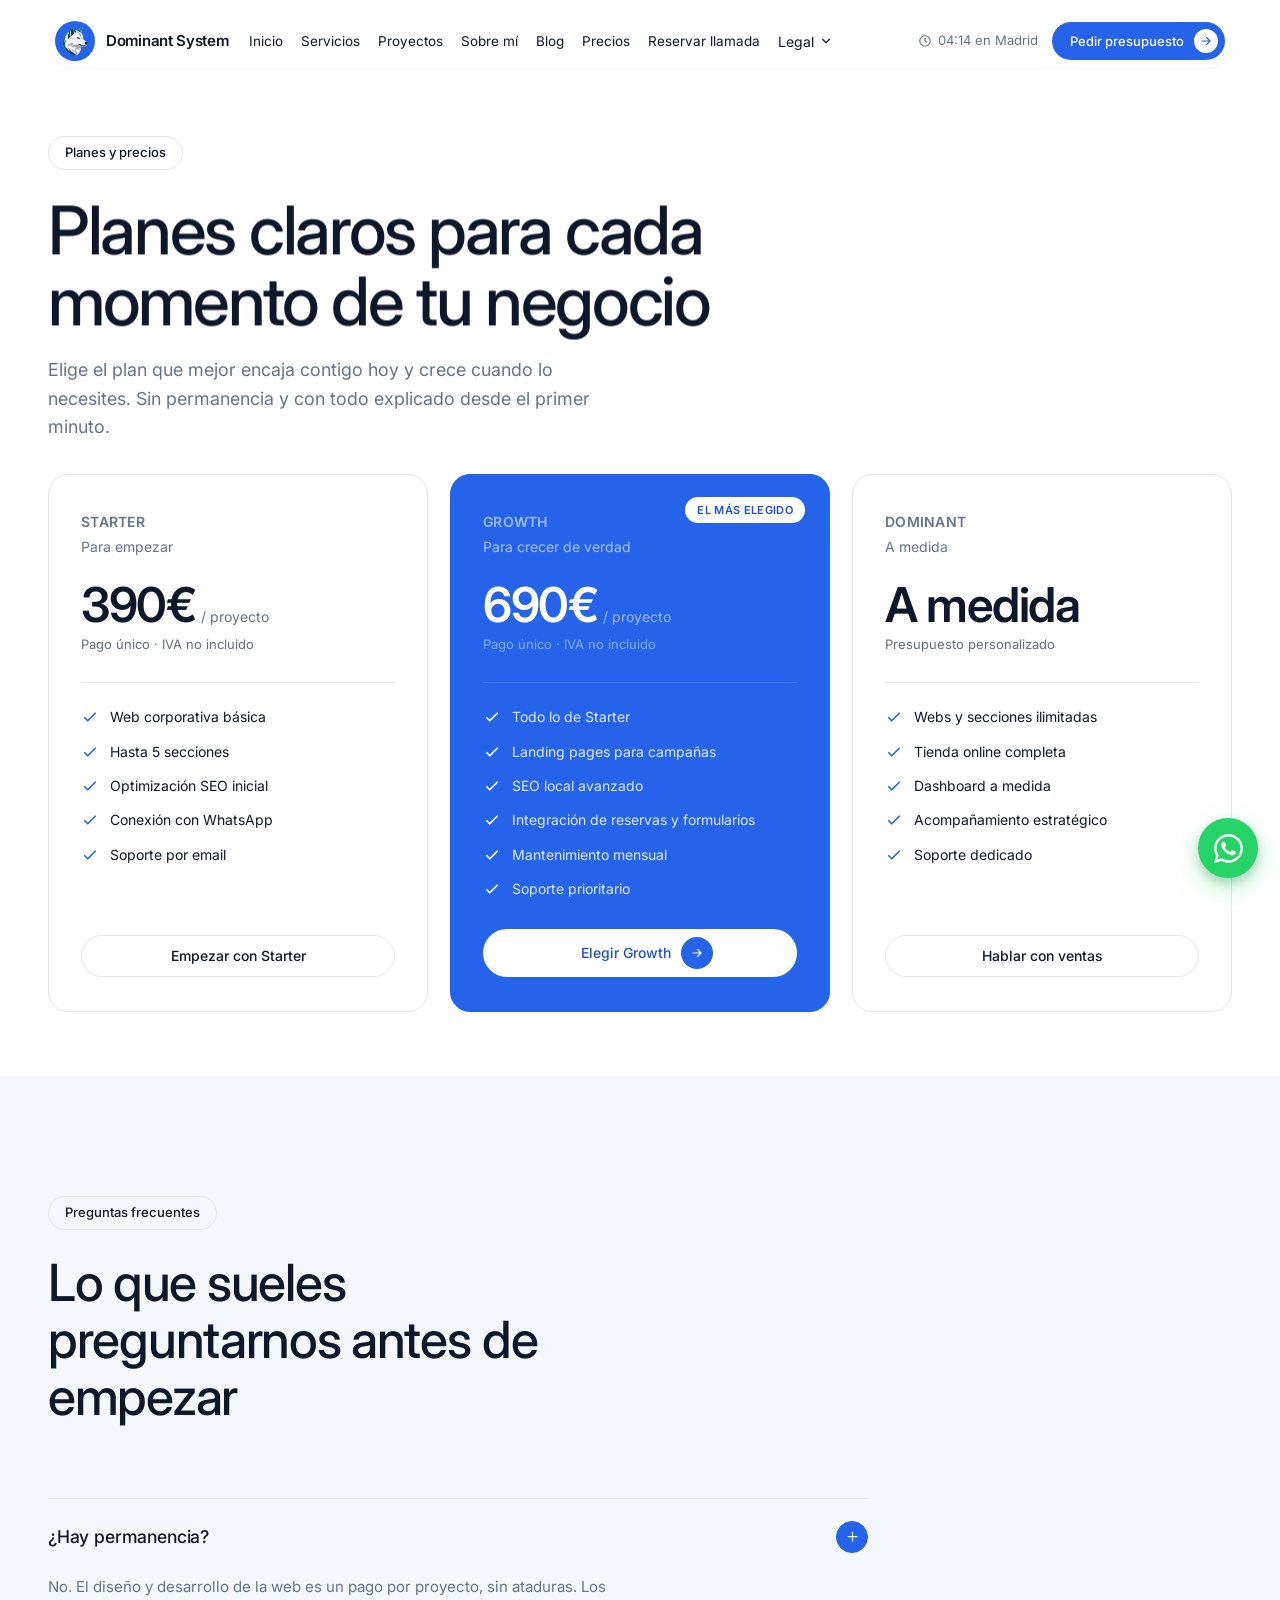
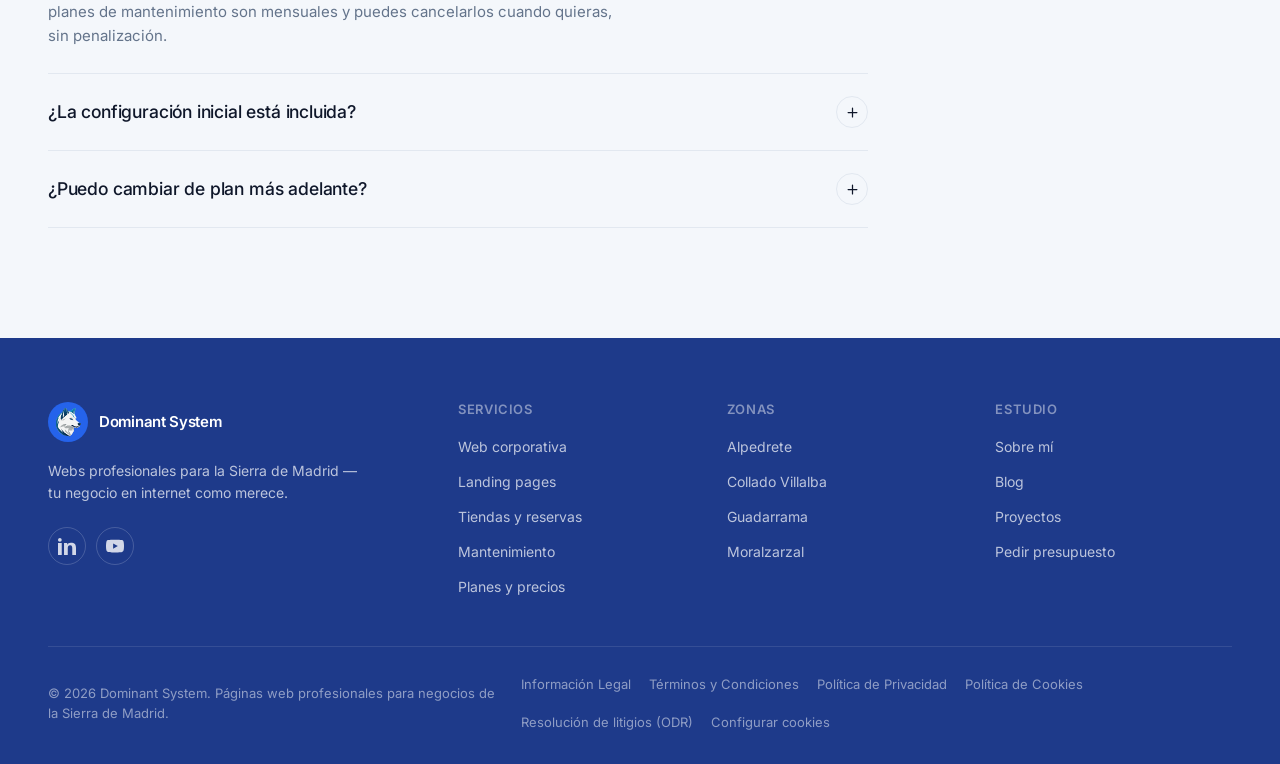
<file: precios.html>
<!DOCTYPE html>
<html lang="es">
<head>
  <meta charset="UTF-8" />
  <meta name="viewport" content="width=device-width, initial-scale=1.0" />
  <link rel="icon" type="image/svg+xml" href="assets/favicon.svg" />
  <title>Planes y precios — Dominant System</title>
  <meta name="description" content="Planes y precios de páginas web profesionales para negocios de la Sierra de Madrid. Starter, Growth y Dominant." />
  <link rel="canonical" href="https://dominant.es/precios.html" />
  <meta property="og:type" content="website" />
  <meta property="og:url" content="https://dominant.es/precios.html" />
  <meta property="og:title" content="Planes y precios — Dominant System" />
  <meta property="og:description" content="Planes y precios de páginas web profesionales para negocios de la Sierra de Madrid. Starter desde 390 €, Growth desde 690 €, y Dominant a medida." />
  <meta property="og:image" content="https://dominant.es/assets/og-image.png" />
  <meta property="og:locale" content="es_ES" />
  <meta property="og:site_name" content="Dominant System" />
  <meta name="twitter:card" content="summary_large_image" />
  <meta name="twitter:title" content="Planes y precios — Dominant System" />
  <meta name="twitter:description" content="Planes y precios de páginas web profesionales para negocios de la Sierra de Madrid. Starter desde 390 €, Growth desde 690 €, y Dominant a medida." />
  <meta name="twitter:image" content="https://dominant.es/assets/og-image.png" />
  <link rel="stylesheet" href="assets/styles.css" />
</head>
<body>

  <!-- ============ NAV ============ -->
  <div class="nav-wrap">
    <div class="container">
      <nav class="nav-pill" aria-label="Principal">
        <div class="nav-left">
          <a href="index.html" class="logo" aria-label="Dominant System inicio">
            <img src="assets/favicon.svg" class="logo-mark" alt="" />
            <span class="logo-word">Dominant System</span>
          </a>
          <div class="nav-links">
            <a href="index.html">Inicio</a>
            <a href="index.html#servicios">Servicios</a>
            <a href="index.html#proyectos">Proyectos</a>
            <a href="sobre-mi.html">Sobre mí</a>
            <a href="blog.html">Blog</a>
            <a href="precios.html">Precios</a>
            <a href="index.html#reservar">Reservar llamada</a>
            <div class="nav-dropdown" data-dropdown>
              <button type="button" class="nav-dropdown-trigger" aria-expanded="false" aria-haspopup="true">Legal<svg class="nav-caret" viewBox="0 0 24 24" fill="none" stroke="currentColor" stroke-width="2" stroke-linecap="round" stroke-linejoin="round"><path d="M6 9l6 6 6-6"/></svg></button>
              <div class="nav-dropdown-menu" role="menu">
                <a href="privacidad.html" role="menuitem">Política de Privacidad</a>
                <a href="cookies.html" role="menuitem">Política de Cookies</a>
                <a href="terminos.html" role="menuitem">Términos y Condiciones</a>
                <a href="aviso-legal.html" role="menuitem">Aviso Legal</a>
              </div>
            </div>
          </div>
        </div>
        <div class="nav-right">
          <span class="nav-status">Disponible para proyectos 2026</span>
          <span class="nav-clock"><svg viewBox="0 0 24 24" fill="none" stroke="currentColor" stroke-width="2" stroke-linecap="round" stroke-linejoin="round"><circle cx="12" cy="12" r="9"/><path d="M12 7v5l3 2"/></svg><span data-clock>—</span></span>
          <a href="index.html#contacto" class="btn btn-dark">
            <span class="btn-roll"><span>Pedir presupuesto</span><span>Pedir presupuesto</span></span>
            <span class="btn-arrow"><svg viewBox="0 0 24 24" fill="none" stroke="currentColor" stroke-width="2" stroke-linecap="round" stroke-linejoin="round"><path d="M5 12h14M13 6l6 6-6 6"/></svg></span>
          </a>
        </div>
        <button class="nav-toggle" data-menu-open aria-label="Abrir menú">
          <svg viewBox="0 0 24 24" fill="none" stroke="currentColor" stroke-width="2" stroke-linecap="round" stroke-linejoin="round"><path d="M3 6h18M3 12h18M3 18h18"/></svg>
        </button>
      </nav>
    </div>
  </div>

  <!-- ============ MOBILE MENU ============ -->
  <div class="mobile-menu" aria-hidden="true">
    <div class="mobile-backdrop" data-menu-close></div>
    <div class="mobile-sheet">
      <div style="display:flex; align-items:center; justify-content:space-between;">
        <span class="mobile-time"><svg viewBox="0 0 24 24" fill="none" stroke="currentColor" stroke-width="2" stroke-linecap="round" stroke-linejoin="round"><circle cx="12" cy="12" r="9"/><path d="M12 7v5l3 2"/></svg><span data-clock>—</span></span>
        <button class="nav-toggle" data-menu-close aria-label="Cerrar menú">
          <svg viewBox="0 0 24 24" fill="none" stroke="currentColor" stroke-width="2" stroke-linecap="round" stroke-linejoin="round"><path d="M18 6 6 18M6 6l12 12"/></svg>
        </button>
      </div>
      <div class="mobile-nav-links">
        <a href="index.html">Inicio</a>
        <a href="index.html#servicios">Servicios</a>
        <a href="index.html#proyectos">Proyectos</a>
        <a href="index.html#nosotros">Nosotros</a>
        <a href="sobre-mi.html">Sobre mí</a>
        <a href="blog.html">Blog</a>
        <a href="precios.html">Precios</a>
        <a href="index.html#reservar">Reservar llamada</a>
        <div class="mobile-legal" data-mobile-legal>
          <button type="button" class="mobile-legal-trigger" aria-expanded="false">Legal<svg class="nav-caret" viewBox="0 0 24 24" fill="none" stroke="currentColor" stroke-width="2" stroke-linecap="round" stroke-linejoin="round"><path d="M6 9l6 6 6-6"/></svg></button>
          <div class="mobile-legal-menu"><div>
            <a href="privacidad.html">Política de Privacidad</a>
            <a href="cookies.html">Política de Cookies</a>
            <a href="terminos.html">Términos y Condiciones</a>
            <a href="aviso-legal.html">Aviso Legal</a>
          </div></div>
        </div>
      </div>
      <a href="index.html#contacto" class="btn btn-orange btn-block" data-menu-close>
        <span class="btn-roll"><span>Empezar un proyecto</span><span>Empezar un proyecto</span></span>
        <span class="btn-arrow"><svg viewBox="0 0 24 24" fill="none" stroke="currentColor" stroke-width="2" stroke-linecap="round" stroke-linejoin="round"><path d="M5 12h14M13 6l6 6-6 6"/></svg></span>
      </a>
    </div>
  </div>

  <!-- ============ PRICING HERO ============ -->
  <section class="section section-white page-hero" data-hero>
    <div class="container">
      <div class="badge-row reveal">
        <span class="badge-pill">Planes y precios</span>
      </div>
      <h1 class="h1 reveal" style="max-width:18ch; margin-bottom:20px;">Planes claros para cada momento de tu negocio</h1>
      <p class="lead reveal" style="max-width:52ch;">Elige el plan que mejor encaja contigo hoy y crece cuando lo necesites. Sin permanencia y con todo explicado desde el primer minuto.</p>
    </div>
  </section>

  <!-- ============ PRICING ============ -->
  <section class="section section-white" style="padding-bottom:64px;">
    <div class="container">
      <div class="pricing-grid" data-stagger>

        <article class="tier reveal">
          <div class="tier-name">Starter</div>
          <div class="tier-sub">Para empezar</div>
          <div class="tier-price"><span class="amount">390€</span><span class="per">/ proyecto</span></div>
          <div class="tier-note">Pago único · IVA no incluido</div>
          <hr class="tier-divider" />
          <ul class="feats">
            <li><svg viewBox="0 0 24 24" fill="none" stroke="currentColor" stroke-width="2.2" stroke-linecap="round" stroke-linejoin="round"><path d="m5 13 4 4L19 7"/></svg>Web corporativa básica</li>
            <li><svg viewBox="0 0 24 24" fill="none" stroke="currentColor" stroke-width="2.2" stroke-linecap="round" stroke-linejoin="round"><path d="m5 13 4 4L19 7"/></svg>Hasta 5 secciones</li>
            <li><svg viewBox="0 0 24 24" fill="none" stroke="currentColor" stroke-width="2.2" stroke-linecap="round" stroke-linejoin="round"><path d="m5 13 4 4L19 7"/></svg>Optimización SEO inicial</li>
            <li><svg viewBox="0 0 24 24" fill="none" stroke="currentColor" stroke-width="2.2" stroke-linecap="round" stroke-linejoin="round"><path d="m5 13 4 4L19 7"/></svg>Conexión con WhatsApp</li>
            <li><svg viewBox="0 0 24 24" fill="none" stroke="currentColor" stroke-width="2.2" stroke-linecap="round" stroke-linejoin="round"><path d="m5 13 4 4L19 7"/></svg>Soporte por email</li>
          </ul>
          <a href="index.html#contacto" class="btn btn-ghost btn-block">
            <span class="btn-roll"><span>Empezar con Starter</span><span>Empezar con Starter</span></span>
          </a>
        </article>

        <article class="tier tier-featured reveal">
          <span class="tier-flag">El más elegido</span>
          <div class="tier-name">Growth</div>
          <div class="tier-sub">Para crecer de verdad</div>
          <div class="tier-price"><span class="amount">690€</span><span class="per">/ proyecto</span></div>
          <div class="tier-note">Pago único · IVA no incluido</div>
          <hr class="tier-divider" />
          <ul class="feats">
            <li><svg viewBox="0 0 24 24" fill="none" stroke="currentColor" stroke-width="2.2" stroke-linecap="round" stroke-linejoin="round"><path d="m5 13 4 4L19 7"/></svg>Todo lo de Starter</li>
            <li><svg viewBox="0 0 24 24" fill="none" stroke="currentColor" stroke-width="2.2" stroke-linecap="round" stroke-linejoin="round"><path d="m5 13 4 4L19 7"/></svg>Landing pages para campañas</li>
            <li><svg viewBox="0 0 24 24" fill="none" stroke="currentColor" stroke-width="2.2" stroke-linecap="round" stroke-linejoin="round"><path d="m5 13 4 4L19 7"/></svg>SEO local avanzado</li>
            <li><svg viewBox="0 0 24 24" fill="none" stroke="currentColor" stroke-width="2.2" stroke-linecap="round" stroke-linejoin="round"><path d="m5 13 4 4L19 7"/></svg>Integración de reservas y formularios</li>
            <li><svg viewBox="0 0 24 24" fill="none" stroke="currentColor" stroke-width="2.2" stroke-linecap="round" stroke-linejoin="round"><path d="m5 13 4 4L19 7"/></svg>Mantenimiento mensual</li>
            <li><svg viewBox="0 0 24 24" fill="none" stroke="currentColor" stroke-width="2.2" stroke-linecap="round" stroke-linejoin="round"><path d="m5 13 4 4L19 7"/></svg>Soporte prioritario</li>
          </ul>
          <a href="index.html#contacto" class="btn btn-orange btn-block">
            <span class="btn-roll"><span>Elegir Growth</span><span>Elegir Growth</span></span>
            <span class="btn-arrow"><svg viewBox="0 0 24 24" fill="none" stroke="currentColor" stroke-width="2" stroke-linecap="round" stroke-linejoin="round"><path d="M5 12h14M13 6l6 6-6 6"/></svg></span>
          </a>
        </article>

        <article class="tier reveal">
          <div class="tier-name">Dominant</div>
          <div class="tier-sub">A medida</div>
          <div class="tier-price"><span class="amount">A medida</span></div>
          <div class="tier-note">Presupuesto personalizado</div>
          <hr class="tier-divider" />
          <ul class="feats">
            <li><svg viewBox="0 0 24 24" fill="none" stroke="currentColor" stroke-width="2.2" stroke-linecap="round" stroke-linejoin="round"><path d="m5 13 4 4L19 7"/></svg>Webs y secciones ilimitadas</li>
            <li><svg viewBox="0 0 24 24" fill="none" stroke="currentColor" stroke-width="2.2" stroke-linecap="round" stroke-linejoin="round"><path d="m5 13 4 4L19 7"/></svg>Tienda online completa</li>
            <li><svg viewBox="0 0 24 24" fill="none" stroke="currentColor" stroke-width="2.2" stroke-linecap="round" stroke-linejoin="round"><path d="m5 13 4 4L19 7"/></svg>Dashboard a medida</li>
            <li><svg viewBox="0 0 24 24" fill="none" stroke="currentColor" stroke-width="2.2" stroke-linecap="round" stroke-linejoin="round"><path d="m5 13 4 4L19 7"/></svg>Acompañamiento estratégico</li>
            <li><svg viewBox="0 0 24 24" fill="none" stroke="currentColor" stroke-width="2.2" stroke-linecap="round" stroke-linejoin="round"><path d="m5 13 4 4L19 7"/></svg>Soporte dedicado</li>
          </ul>
          <a href="index.html#contacto" class="btn btn-ghost btn-block">
            <span class="btn-roll"><span>Hablar con ventas</span><span>Hablar con ventas</span></span>
          </a>
        </article>

      </div>
    </div>
  </section>

  <!-- ============ FAQ ============ -->
  <section class="section section-soft pad">
    <div class="container">
      <div class="section-head">
        <div class="badge-row reveal"><span class="badge-pill">Preguntas frecuentes</span></div>
        <h2 class="h2 reveal">Lo que sueles preguntarnos antes de empezar</h2>
      </div>
      <div class="faq-wrap reveal">
        <div class="faq" data-accordion>
          <details open>
            <summary>¿Hay permanencia? <span class="acc-icon"><svg viewBox="0 0 24 24" fill="none" stroke="currentColor" stroke-width="2" stroke-linecap="round" stroke-linejoin="round"><path d="M12 5v14M5 12h14"/></svg></span></summary>
            <div class="acc-body"><p>No. El diseño y desarrollo de la web es un pago por proyecto, sin ataduras. Los planes de mantenimiento son mensuales y puedes cancelarlos cuando quieras, sin penalización.</p></div>
          </details>
          <details>
            <summary>¿La configuración inicial está incluida? <span class="acc-icon"><svg viewBox="0 0 24 24" fill="none" stroke="currentColor" stroke-width="2" stroke-linecap="round" stroke-linejoin="round"><path d="M12 5v14M5 12h14"/></svg></span></summary>
            <div class="acc-body"><p>Sí. La puesta en marcha, la configuración del dominio, el alojamiento y la subida de contenidos están incluidos en el precio del proyecto. No hay costes ocultos de arranque.</p></div>
          </details>
          <details>
            <summary>¿Puedo cambiar de plan más adelante? <span class="acc-icon"><svg viewBox="0 0 24 24" fill="none" stroke="currentColor" stroke-width="2" stroke-linecap="round" stroke-linejoin="round"><path d="M12 5v14M5 12h14"/></svg></span></summary>
            <div class="acc-body"><p>Por supuesto. Empieza con el plan que necesitas hoy y amplía cuando tu negocio crezca. Las webs las construimos con una base preparada para escalar sin rehacer el trabajo.</p></div>
          </details>
        </div>
      </div>
    </div>
  </section>

  <!-- ============ FOOTER ============ -->
  <footer class="footer">
    <div class="container">
      <div class="footer-top">
        <div class="footer-brand">
          <a href="index.html" class="logo"><img src="assets/favicon.svg" class="logo-mark" alt="" /><span class="logo-word">Dominant System</span></a>
          <p class="footer-tagline">Webs profesionales para la Sierra de Madrid — tu negocio en internet como merece.</p>
          <div class="footer-social">
            <a href="https://www.linkedin.com/in/yeraysanchezdev/" target="_blank" rel="noopener" aria-label="LinkedIn"><svg viewBox="0 0 24 24" fill="currentColor"><path d="M4.98 3.5A2.5 2.5 0 1 1 0 3.5a2.5 2.5 0 0 1 4.98 0zM0 8h5v16H0V8zm7.5 0h4.78v2.2h.07c.67-1.2 2.3-2.46 4.73-2.46C22.4 7.74 24 10.1 24 14.6V24h-5v-8.3c0-2-.04-4.55-2.77-4.55-2.77 0-3.2 2.16-3.2 4.4V24h-5V8z"/></svg></a>
            <a href="https://www.youtube.com/@YeraysanchezDev" target="_blank" rel="noopener" aria-label="YouTube"><svg viewBox="0 0 24 24" fill="currentColor"><path d="M23.5 6.2a3 3 0 0 0-2.1-2.1C19.5 3.5 12 3.5 12 3.5s-7.5 0-9.4.6A3 3 0 0 0 .5 6.2 31 31 0 0 0 0 12a31 31 0 0 0 .5 5.8 3 3 0 0 0 2.1 2.1c1.9.6 9.4.6 9.4.6s7.5 0 9.4-.6a3 3 0 0 0 2.1-2.1A31 31 0 0 0 24 12a31 31 0 0 0-.5-5.8zM9.5 15.5v-7l6.3 3.5-6.3 3.5z"/></svg></a>
          </div>
        </div>
        <div class="footer-col">
          <h2>Servicios</h2>
          <ul>
            <li><a href="index.html#servicios">Web corporativa</a></li>
            <li><a href="index.html#servicios">Landing pages</a></li>
            <li><a href="index.html#servicios">Tiendas y reservas</a></li>
            <li><a href="index.html#servicios">Mantenimiento</a></li>
            <li><a href="precios.html">Planes y precios</a></li>
          </ul>
        </div>
        <div class="footer-col">
          <h2>Zonas</h2>
          <ul>
            <li><a href="index.html#contacto">Alpedrete</a></li>
            <li><a href="index.html#contacto">Collado Villalba</a></li>
            <li><a href="index.html#contacto">Guadarrama</a></li>
            <li><a href="index.html#contacto">Moralzarzal</a></li>
          </ul>
        </div>
        <div class="footer-col">
          <h2>Estudio</h2>
          <ul>
            <li><a href="sobre-mi.html">Sobre mí</a></li>
            <li><a href="blog.html">Blog</a></li>
            <li><a href="index.html#proyectos">Proyectos</a></li>
            <li><a href="index.html#contacto">Pedir presupuesto</a></li>
          </ul>
        </div>
      </div>
      <div class="footer-bottom">
        <span>© 2026 Dominant System. Páginas web profesionales para negocios de la Sierra de Madrid.</span>
        <div class="footer-legal">
          <a href="aviso-legal.html">Información Legal</a>
          <a href="terminos.html">Términos y Condiciones</a>
          <a href="privacidad.html">Política de Privacidad</a>
          <a href="cookies.html">Política de Cookies</a>
          <a href="https://ec.europa.eu/consumers/odr" target="_blank" rel="noopener">Resolución de litigios (ODR)</a>
          <a href="#" data-cookie-settings>Configurar cookies</a>
        </div>
      </div>
    </div>
  </footer>

  <!-- ============ WHATSAPP FLOTANTE ============ -->
  <a class="wa-float" href="https://wa.me/34644970503?text=Hola%2C%20me%20gustar%C3%ADa%20informaci%C3%B3n%20sobre%20una%20web." target="_blank" rel="noopener" aria-label="Contactar por WhatsApp">
    <svg viewBox="0 0 448 512" fill="currentColor" aria-hidden="true" focusable="false"><path d="M380.9 97.1C339 55.1 283.2 32 223.9 32c-122.4 0-222 99.6-222 222 0 39.1 10.2 77.3 29.6 111L0 480l117.7-30.9c32.4 17.7 68.9 27 106.1 27h.1c122.3 0 224.1-99.6 224.1-222 0-59.3-25.2-115-67.1-157zM223.9 438.6c-33.2 0-65.7-8.9-94-25.7l-6.7-4-69.8 18.3L72 359.2l-4.4-7c-18.5-29.4-28.2-63.3-28.2-98.2 0-101.7 82.8-184.5 184.6-184.5 49.3 0 95.6 19.2 130.4 54.1 34.8 34.9 56.2 81.2 56.1 130.5 0 101.8-84.9 184.6-186.6 184.6zm101.2-138.2c-5.5-2.8-32.8-16.2-37.9-18-5.1-1.9-8.8-2.8-12.5 2.8-3.7 5.6-14.3 18-17.6 21.8-3.2 3.7-6.5 4.2-12 1.4-32.6-16.3-54-29.1-75.5-66-5.7-9.8 5.7-9.1 16.3-30.3 1.8-3.7.9-6.9-.5-9.7-1.4-2.8-12.5-30.1-17.1-41.2-4.5-10.8-9.1-9.3-12.5-9.5-3.2-.2-6.9-.2-10.6-.2-3.7 0-9.7 1.4-14.8 6.9-5.1 5.6-19.4 19-19.4 46.3 0 27.3 19.9 53.7 22.6 57.4 2.8 3.7 39.1 59.7 94.8 83.8 35.2 15.2 49 16.5 66.6 13.9 10.7-1.6 32.8-13.4 37.4-26.4 4.6-13 4.6-24.1 3.2-26.4-1.3-2.3-5-3.7-10.5-6.5z"/></svg>
  </a>

  <script src="assets/main.js"></script>
  <script src="assets/cookies.js"></script>
  <script type="application/ld+json">
  {
    "@context": "https://schema.org",
    "@type": "FAQPage",
    "mainEntity": [
      {
        "@type": "Question",
        "name": "¿Hay permanencia?",
        "acceptedAnswer": {
          "@type": "Answer",
          "text": "No. El diseño y desarrollo de la web es un pago por proyecto, sin ataduras. Los planes de mantenimiento son mensuales y puedes cancelarlos cuando quieras, sin penalización."
        }
      },
      {
        "@type": "Question",
        "name": "¿La configuración inicial está incluida?",
        "acceptedAnswer": {
          "@type": "Answer",
          "text": "Sí. La puesta en marcha, la configuración del dominio, el alojamiento y la subida de contenidos están incluidos en el precio del proyecto. No hay costes ocultos de arranque."
        }
      },
      {
        "@type": "Question",
        "name": "¿Puedo cambiar de plan más adelante?",
        "acceptedAnswer": {
          "@type": "Answer",
          "text": "Por supuesto. Empieza con el plan que necesitas hoy y amplía cuando tu negocio crezca. Las webs las construimos con una base preparada para escalar sin rehacer el trabajo."
        }
      }
    ]
  }
  </script>
</body>
</html>
</file>
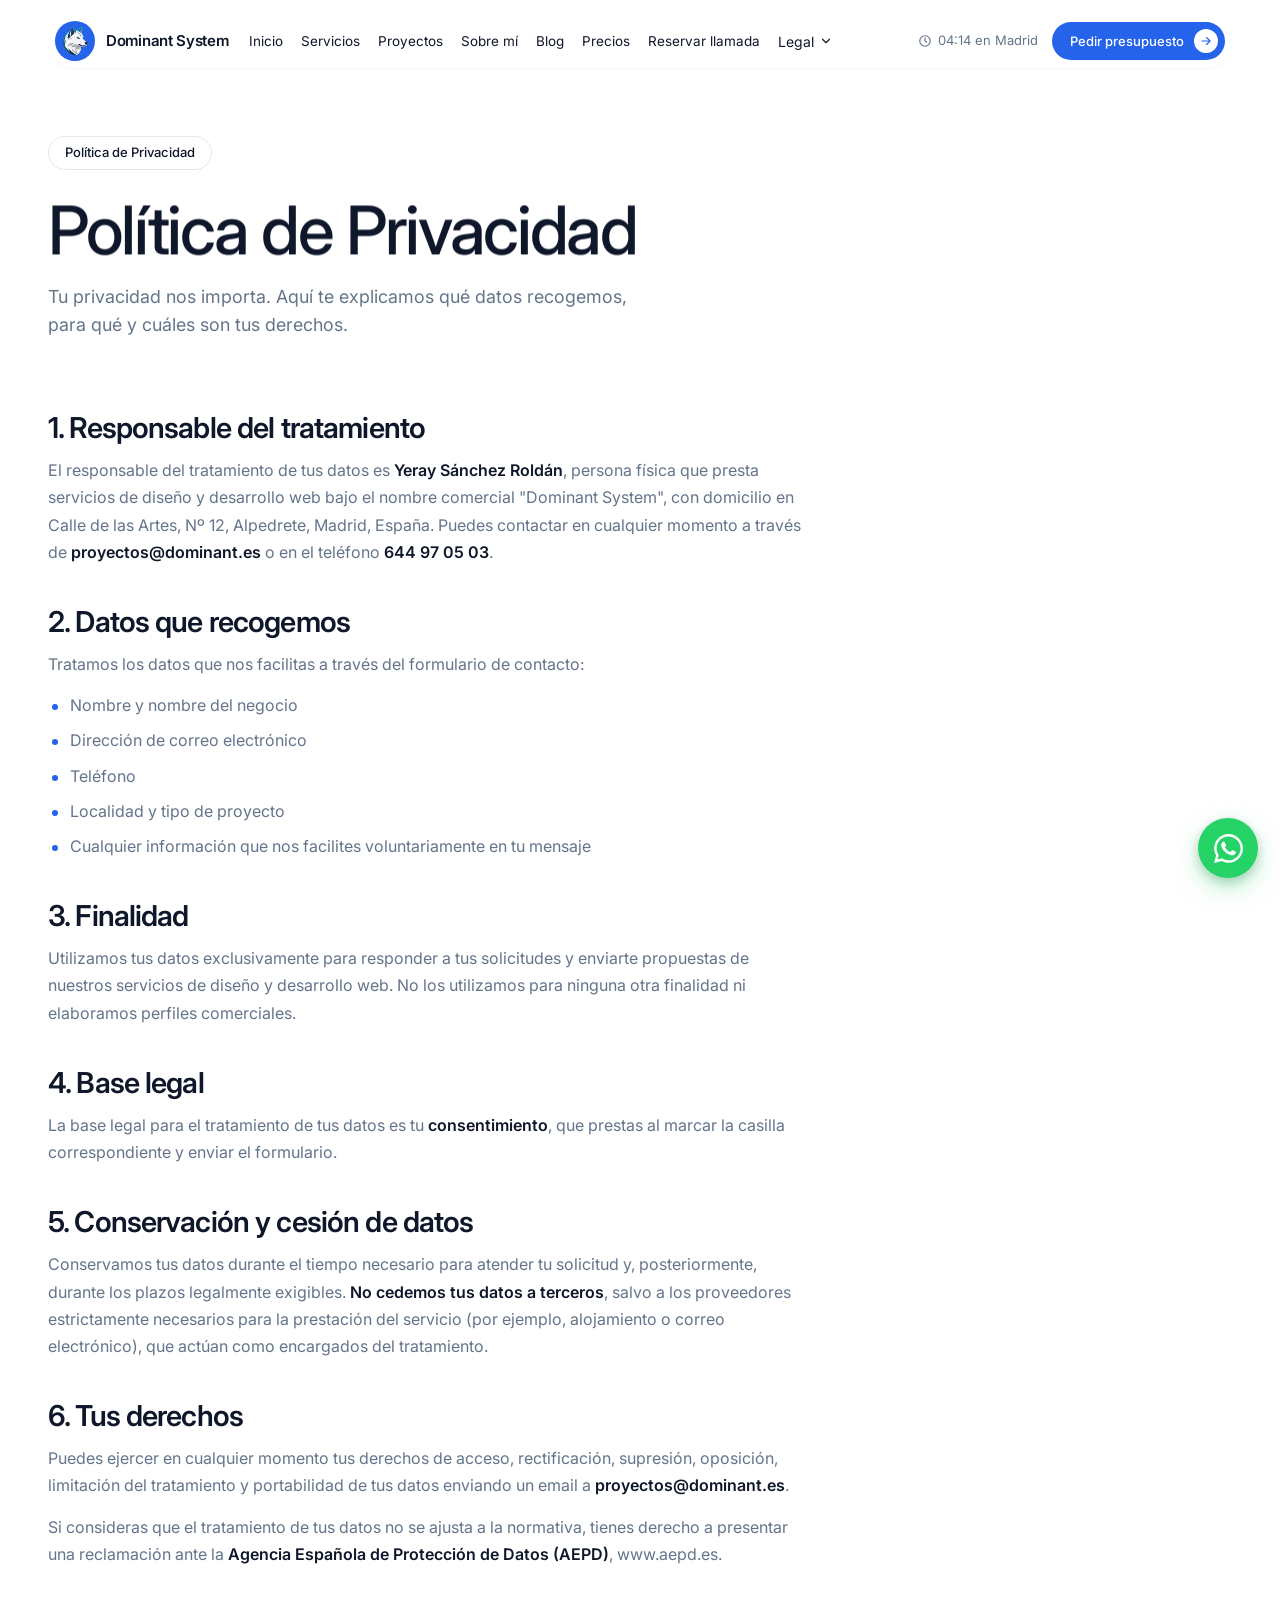
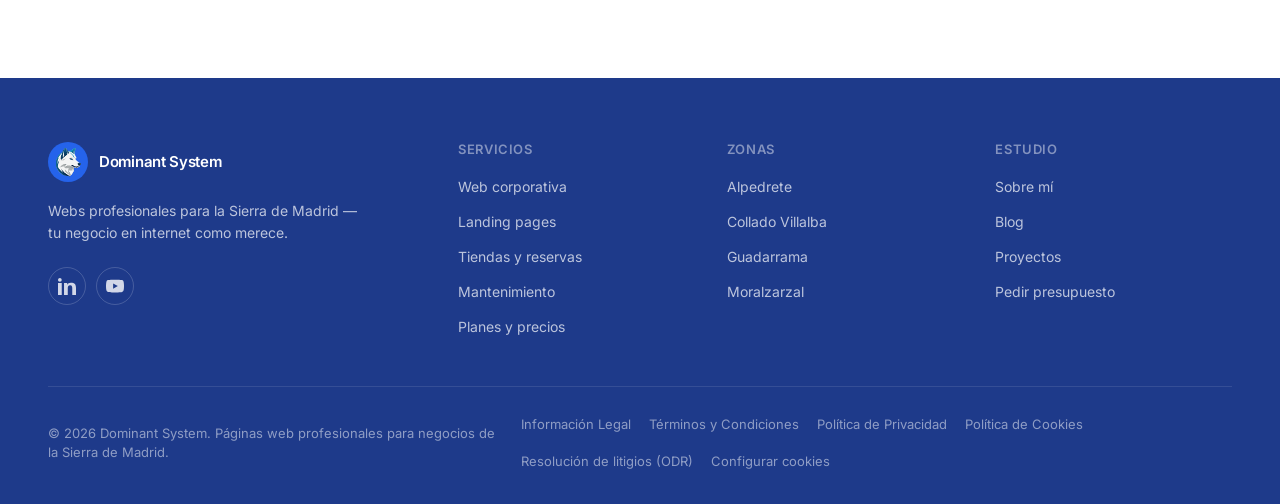
<file: privacidad.html>
<!DOCTYPE html>
<html lang="es">
<head>
  <meta charset="UTF-8" />
  <meta name="viewport" content="width=device-width, initial-scale=1.0" />
  <link rel="icon" type="image/svg+xml" href="assets/favicon.svg" />
  <title>Política de Privacidad — Dominant System</title>
  <meta name="description" content="Política de privacidad de Dominant System. Cómo tratamos y protegemos tus datos personales." />
  <link rel="canonical" href="https://dominant.es/privacidad.html" />
  <meta property="og:type" content="website" />
  <meta property="og:url" content="https://dominant.es/privacidad.html" />
  <meta property="og:title" content="Política de Privacidad — Dominant System" />
  <meta property="og:description" content="Política de privacidad de Dominant System. Cómo tratamos y protegemos tus datos personales." />
  <meta property="og:image" content="https://dominant.es/assets/og-image.png" />
  <meta property="og:locale" content="es_ES" />
  <meta property="og:site_name" content="Dominant System" />
  <meta name="twitter:card" content="summary" />
  <meta name="twitter:title" content="Política de Privacidad — Dominant System" />
  <meta name="twitter:description" content="Política de privacidad de Dominant System. Cómo tratamos y protegemos tus datos personales." />
  <link rel="stylesheet" href="assets/styles.css" />
</head>
<body>

  <!-- ============ NAV ============ -->
  <div class="nav-wrap">
    <div class="container">
      <nav class="nav-pill" aria-label="Principal">
        <div class="nav-left">
          <a href="index.html" class="logo" aria-label="Dominant System inicio">
            <img src="assets/favicon.svg" class="logo-mark" alt="" />
            <span class="logo-word">Dominant System</span>
          </a>
          <div class="nav-links">
            <a href="index.html">Inicio</a>
            <a href="index.html#servicios">Servicios</a>
            <a href="index.html#proyectos">Proyectos</a>
            <a href="sobre-mi.html">Sobre mí</a>
            <a href="blog.html">Blog</a>
            <a href="precios.html">Precios</a>
            <a href="index.html#reservar">Reservar llamada</a>
            <div class="nav-dropdown" data-dropdown>
              <button type="button" class="nav-dropdown-trigger" aria-expanded="false" aria-haspopup="true">Legal<svg class="nav-caret" viewBox="0 0 24 24" fill="none" stroke="currentColor" stroke-width="2" stroke-linecap="round" stroke-linejoin="round"><path d="M6 9l6 6 6-6"/></svg></button>
              <div class="nav-dropdown-menu" role="menu">
                <a href="privacidad.html" role="menuitem">Política de Privacidad</a>
                <a href="cookies.html" role="menuitem">Política de Cookies</a>
                <a href="terminos.html" role="menuitem">Términos y Condiciones</a>
                <a href="aviso-legal.html" role="menuitem">Aviso Legal</a>
              </div>
            </div>
          </div>
        </div>
        <div class="nav-right">
          <span class="nav-status">Disponible para proyectos 2026</span>
          <span class="nav-clock"><svg viewBox="0 0 24 24" fill="none" stroke="currentColor" stroke-width="2" stroke-linecap="round" stroke-linejoin="round"><circle cx="12" cy="12" r="9"/><path d="M12 7v5l3 2"/></svg><span data-clock>—</span></span>
          <a href="index.html#contacto" class="btn btn-dark">
            <span class="btn-roll"><span>Pedir presupuesto</span><span>Pedir presupuesto</span></span>
            <span class="btn-arrow"><svg viewBox="0 0 24 24" fill="none" stroke="currentColor" stroke-width="2" stroke-linecap="round" stroke-linejoin="round"><path d="M5 12h14M13 6l6 6-6 6"/></svg></span>
          </a>
        </div>
        <button class="nav-toggle" data-menu-open aria-label="Abrir menú">
          <svg viewBox="0 0 24 24" fill="none" stroke="currentColor" stroke-width="2" stroke-linecap="round" stroke-linejoin="round"><path d="M3 6h18M3 12h18M3 18h18"/></svg>
        </button>
      </nav>
    </div>
  </div>

  <!-- ============ MOBILE MENU ============ -->
  <div class="mobile-menu" aria-hidden="true">
    <div class="mobile-backdrop" data-menu-close></div>
    <div class="mobile-sheet">
      <div style="display:flex; align-items:center; justify-content:space-between;">
        <span class="mobile-time"><svg viewBox="0 0 24 24" fill="none" stroke="currentColor" stroke-width="2" stroke-linecap="round" stroke-linejoin="round"><circle cx="12" cy="12" r="9"/><path d="M12 7v5l3 2"/></svg><span data-clock>—</span></span>
        <button class="nav-toggle" data-menu-close aria-label="Cerrar menú">
          <svg viewBox="0 0 24 24" fill="none" stroke="currentColor" stroke-width="2" stroke-linecap="round" stroke-linejoin="round"><path d="M18 6 6 18M6 6l12 12"/></svg>
        </button>
      </div>
      <div class="mobile-nav-links">
        <a href="index.html">Inicio</a>
        <a href="index.html#servicios">Servicios</a>
        <a href="index.html#proyectos">Proyectos</a>
        <a href="index.html#nosotros">Nosotros</a>
        <a href="sobre-mi.html">Sobre mí</a>
        <a href="blog.html">Blog</a>
        <a href="precios.html">Precios</a>
        <a href="index.html#reservar">Reservar llamada</a>
        <div class="mobile-legal" data-mobile-legal>
          <button type="button" class="mobile-legal-trigger" aria-expanded="false">Legal<svg class="nav-caret" viewBox="0 0 24 24" fill="none" stroke="currentColor" stroke-width="2" stroke-linecap="round" stroke-linejoin="round"><path d="M6 9l6 6 6-6"/></svg></button>
          <div class="mobile-legal-menu"><div>
            <a href="privacidad.html">Política de Privacidad</a>
            <a href="cookies.html">Política de Cookies</a>
            <a href="terminos.html">Términos y Condiciones</a>
            <a href="aviso-legal.html">Aviso Legal</a>
          </div></div>
        </div>
      </div>
      <a href="index.html#contacto" class="btn btn-orange btn-block" data-menu-close>
        <span class="btn-roll"><span>Empezar un proyecto</span><span>Empezar un proyecto</span></span>
        <span class="btn-arrow"><svg viewBox="0 0 24 24" fill="none" stroke="currentColor" stroke-width="2" stroke-linecap="round" stroke-linejoin="round"><path d="M5 12h14M13 6l6 6-6 6"/></svg></span>
      </a>
    </div>
  </div>

  <!-- ============ HERO ============ -->
  <section class="section section-white page-hero" data-hero>
    <div class="container">
      <div class="badge-row reveal"><span class="badge-pill">Política de Privacidad</span></div>
      <h1 class="h1 reveal" style="max-width:18ch; margin-bottom:18px;">Política de Privacidad</h1>
      <p class="lead reveal" style="max-width:54ch;">Tu privacidad nos importa. Aquí te explicamos qué datos recogemos, para qué y cuáles son tus derechos.</p>
    </div>
  </section>

  <!-- ============ CONTENT ============ -->
  <section class="section section-white" style="padding-bottom:96px;">
    <div class="container">
      <div class="legal-body reveal">
        <h2>1. Responsable del tratamiento</h2>
        <p>El responsable del tratamiento de tus datos es <strong>Yeray Sánchez Roldán</strong>, persona física que presta servicios de diseño y desarrollo web bajo el nombre comercial "Dominant System", con domicilio en Calle de las Artes, Nº 12, Alpedrete, Madrid, España. Puedes contactar en cualquier momento a través de <strong>proyectos@dominant.es</strong> o en el teléfono <strong>644 97 05 03</strong>.</p>
        <h2>2. Datos que recogemos</h2>
        <p>Tratamos los datos que nos facilitas a través del formulario de contacto:</p>
        <ul class="bullets">
          <li>Nombre y nombre del negocio</li>
          <li>Dirección de correo electrónico</li>
          <li>Teléfono</li>
          <li>Localidad y tipo de proyecto</li>
          <li>Cualquier información que nos facilites voluntariamente en tu mensaje</li>
        </ul>
        <h2>3. Finalidad</h2>
        <p>Utilizamos tus datos exclusivamente para responder a tus solicitudes y enviarte propuestas de nuestros servicios de diseño y desarrollo web. No los utilizamos para ninguna otra finalidad ni elaboramos perfiles comerciales.</p>
        <h2>4. Base legal</h2>
        <p>La base legal para el tratamiento de tus datos es tu <strong>consentimiento</strong>, que prestas al marcar la casilla correspondiente y enviar el formulario.</p>
        <h2>5. Conservación y cesión de datos</h2>
        <p>Conservamos tus datos durante el tiempo necesario para atender tu solicitud y, posteriormente, durante los plazos legalmente exigibles. <strong>No cedemos tus datos a terceros</strong>, salvo a los proveedores estrictamente necesarios para la prestación del servicio (por ejemplo, alojamiento o correo electrónico), que actúan como encargados del tratamiento.</p>
        <h2>6. Tus derechos</h2>
        <p>Puedes ejercer en cualquier momento tus derechos de acceso, rectificación, supresión, oposición, limitación del tratamiento y portabilidad de tus datos enviando un email a <strong>proyectos@dominant.es</strong>.</p>
        <p>Si consideras que el tratamiento de tus datos no se ajusta a la normativa, tienes derecho a presentar una reclamación ante la <strong>Agencia Española de Protección de Datos (AEPD)</strong>, www.aepd.es.</p>
      </div>
    </div>
  </section>

  <!-- ============ FOOTER ============ -->
  <footer class="footer">
    <div class="container">
      <div class="footer-top">
        <div class="footer-brand">
          <a href="index.html" class="logo"><img src="assets/favicon.svg" class="logo-mark" alt="" /><span class="logo-word">Dominant System</span></a>
          <p class="footer-tagline">Webs profesionales para la Sierra de Madrid — tu negocio en internet como merece.</p>
          <div class="footer-social">
            <a href="https://www.linkedin.com/in/yeraysanchezdev/" target="_blank" rel="noopener" aria-label="LinkedIn"><svg viewBox="0 0 24 24" fill="currentColor"><path d="M4.98 3.5A2.5 2.5 0 1 1 0 3.5a2.5 2.5 0 0 1 4.98 0zM0 8h5v16H0V8zm7.5 0h4.78v2.2h.07c.67-1.2 2.3-2.46 4.73-2.46C22.4 7.74 24 10.1 24 14.6V24h-5v-8.3c0-2-.04-4.55-2.77-4.55-2.77 0-3.2 2.16-3.2 4.4V24h-5V8z"/></svg></a>
            <a href="https://www.youtube.com/@YeraysanchezDev" target="_blank" rel="noopener" aria-label="YouTube"><svg viewBox="0 0 24 24" fill="currentColor"><path d="M23.5 6.2a3 3 0 0 0-2.1-2.1C19.5 3.5 12 3.5 12 3.5s-7.5 0-9.4.6A3 3 0 0 0 .5 6.2 31 31 0 0 0 0 12a31 31 0 0 0 .5 5.8 3 3 0 0 0 2.1 2.1c1.9.6 9.4.6 9.4.6s7.5 0 9.4-.6a3 3 0 0 0 2.1-2.1A31 31 0 0 0 24 12a31 31 0 0 0-.5-5.8zM9.5 15.5v-7l6.3 3.5-6.3 3.5z"/></svg></a>
          </div>
        </div>
        <div class="footer-col">
          <h2>Servicios</h2>
          <ul>
            <li><a href="index.html#servicios">Web corporativa</a></li>
            <li><a href="index.html#servicios">Landing pages</a></li>
            <li><a href="index.html#servicios">Tiendas y reservas</a></li>
            <li><a href="index.html#servicios">Mantenimiento</a></li>
            <li><a href="precios.html">Planes y precios</a></li>
          </ul>
        </div>
        <div class="footer-col">
          <h2>Zonas</h2>
          <ul>
            <li><a href="index.html#contacto">Alpedrete</a></li>
            <li><a href="index.html#contacto">Collado Villalba</a></li>
            <li><a href="index.html#contacto">Guadarrama</a></li>
            <li><a href="index.html#contacto">Moralzarzal</a></li>
          </ul>
        </div>
        <div class="footer-col">
          <h2>Estudio</h2>
          <ul>
            <li><a href="sobre-mi.html">Sobre mí</a></li>
            <li><a href="blog.html">Blog</a></li>
            <li><a href="index.html#proyectos">Proyectos</a></li>
            <li><a href="index.html#contacto">Pedir presupuesto</a></li>
          </ul>
        </div>
      </div>
      <div class="footer-bottom">
        <span>© 2026 Dominant System. Páginas web profesionales para negocios de la Sierra de Madrid.</span>
        <div class="footer-legal">
          <a href="aviso-legal.html">Información Legal</a>
          <a href="terminos.html">Términos y Condiciones</a>
          <a href="privacidad.html">Política de Privacidad</a>
          <a href="cookies.html">Política de Cookies</a>
          <a href="https://ec.europa.eu/consumers/odr" target="_blank" rel="noopener">Resolución de litigios (ODR)</a>
          <a href="#" data-cookie-settings>Configurar cookies</a>
        </div>
      </div>
    </div>
  </footer>

  <!-- ============ WHATSAPP FLOTANTE ============ -->
  <a class="wa-float" href="https://wa.me/34644970503?text=Hola%2C%20me%20gustar%C3%ADa%20informaci%C3%B3n%20sobre%20una%20web." target="_blank" rel="noopener" aria-label="Contactar por WhatsApp">
    <svg viewBox="0 0 448 512" fill="currentColor" aria-hidden="true" focusable="false"><path d="M380.9 97.1C339 55.1 283.2 32 223.9 32c-122.4 0-222 99.6-222 222 0 39.1 10.2 77.3 29.6 111L0 480l117.7-30.9c32.4 17.7 68.9 27 106.1 27h.1c122.3 0 224.1-99.6 224.1-222 0-59.3-25.2-115-67.1-157zM223.9 438.6c-33.2 0-65.7-8.9-94-25.7l-6.7-4-69.8 18.3L72 359.2l-4.4-7c-18.5-29.4-28.2-63.3-28.2-98.2 0-101.7 82.8-184.5 184.6-184.5 49.3 0 95.6 19.2 130.4 54.1 34.8 34.9 56.2 81.2 56.1 130.5 0 101.8-84.9 184.6-186.6 184.6zm101.2-138.2c-5.5-2.8-32.8-16.2-37.9-18-5.1-1.9-8.8-2.8-12.5 2.8-3.7 5.6-14.3 18-17.6 21.8-3.2 3.7-6.5 4.2-12 1.4-32.6-16.3-54-29.1-75.5-66-5.7-9.8 5.7-9.1 16.3-30.3 1.8-3.7.9-6.9-.5-9.7-1.4-2.8-12.5-30.1-17.1-41.2-4.5-10.8-9.1-9.3-12.5-9.5-3.2-.2-6.9-.2-10.6-.2-3.7 0-9.7 1.4-14.8 6.9-5.1 5.6-19.4 19-19.4 46.3 0 27.3 19.9 53.7 22.6 57.4 2.8 3.7 39.1 59.7 94.8 83.8 35.2 15.2 49 16.5 66.6 13.9 10.7-1.6 32.8-13.4 37.4-26.4 4.6-13 4.6-24.1 3.2-26.4-1.3-2.3-5-3.7-10.5-6.5z"/></svg>
  </a>

  <script src="assets/main.js"></script>
  <script src="assets/cookies.js"></script>
</body>
</html>
</file>
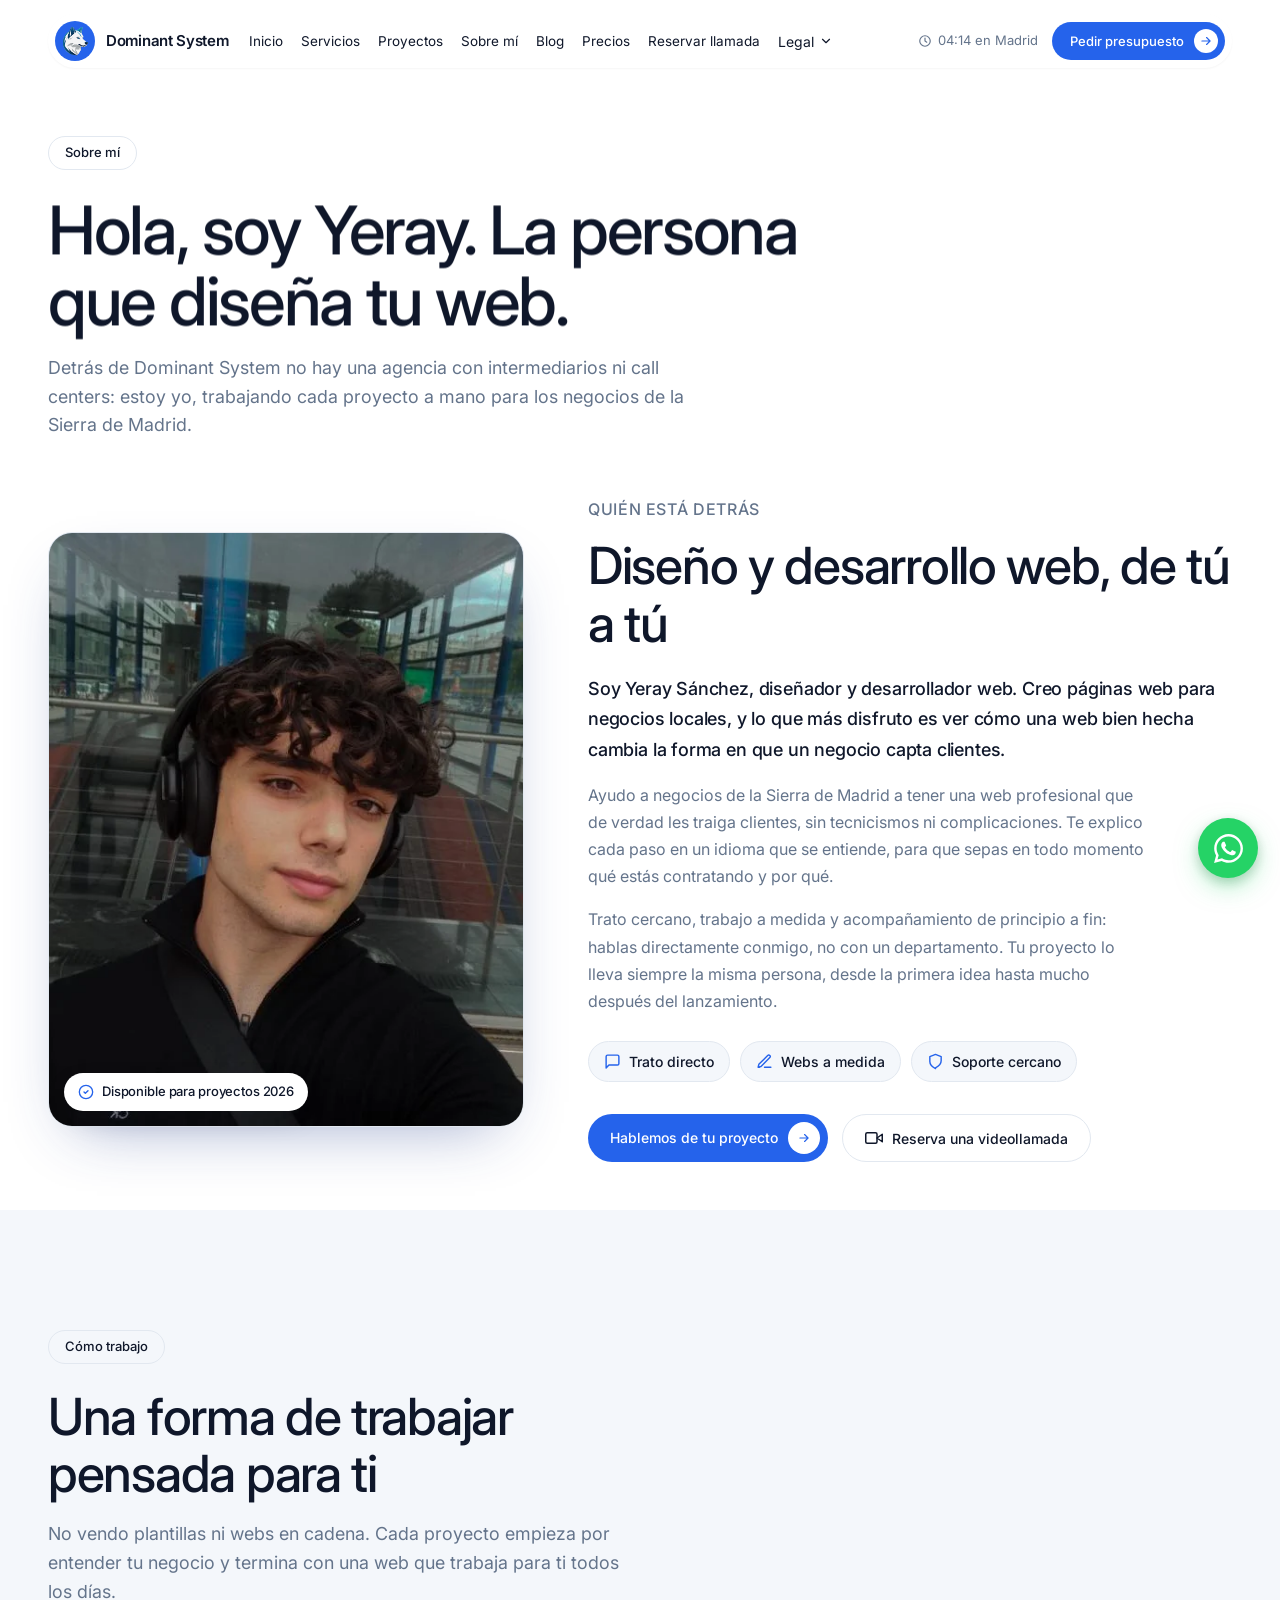
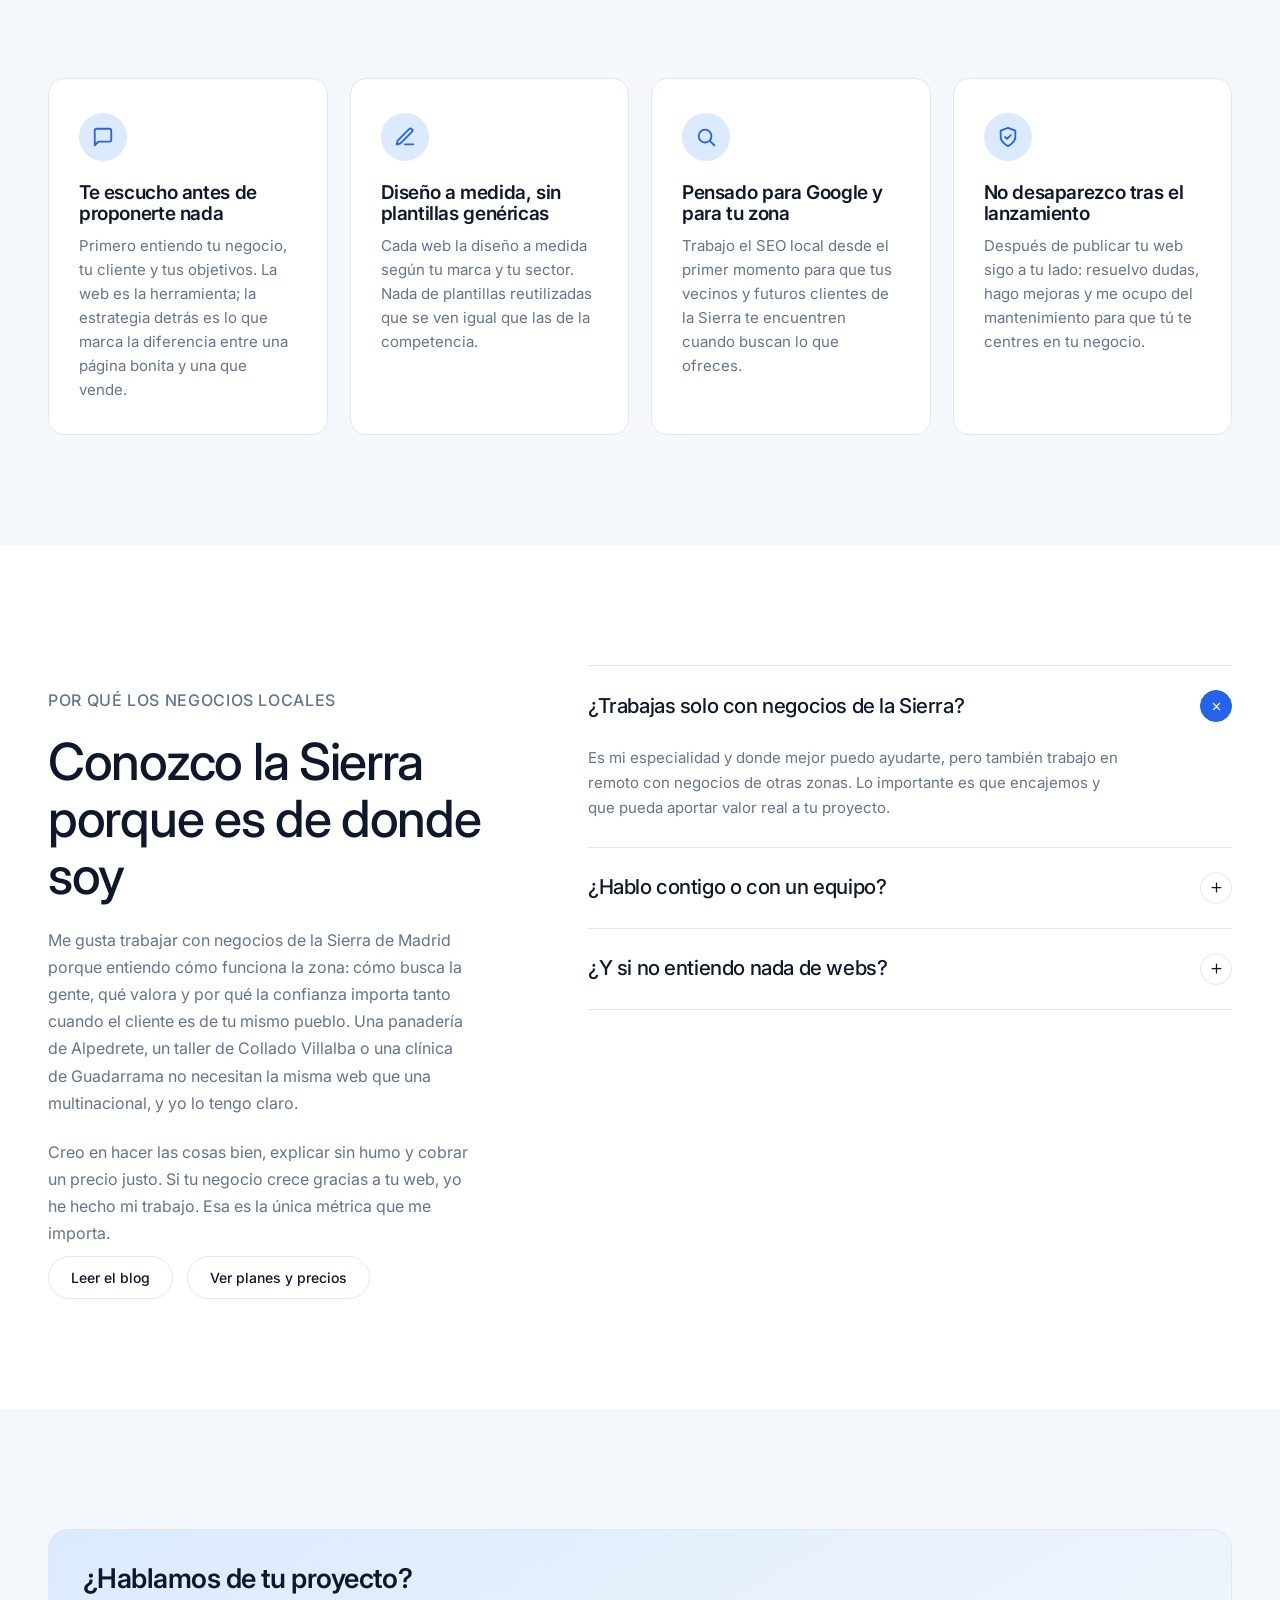
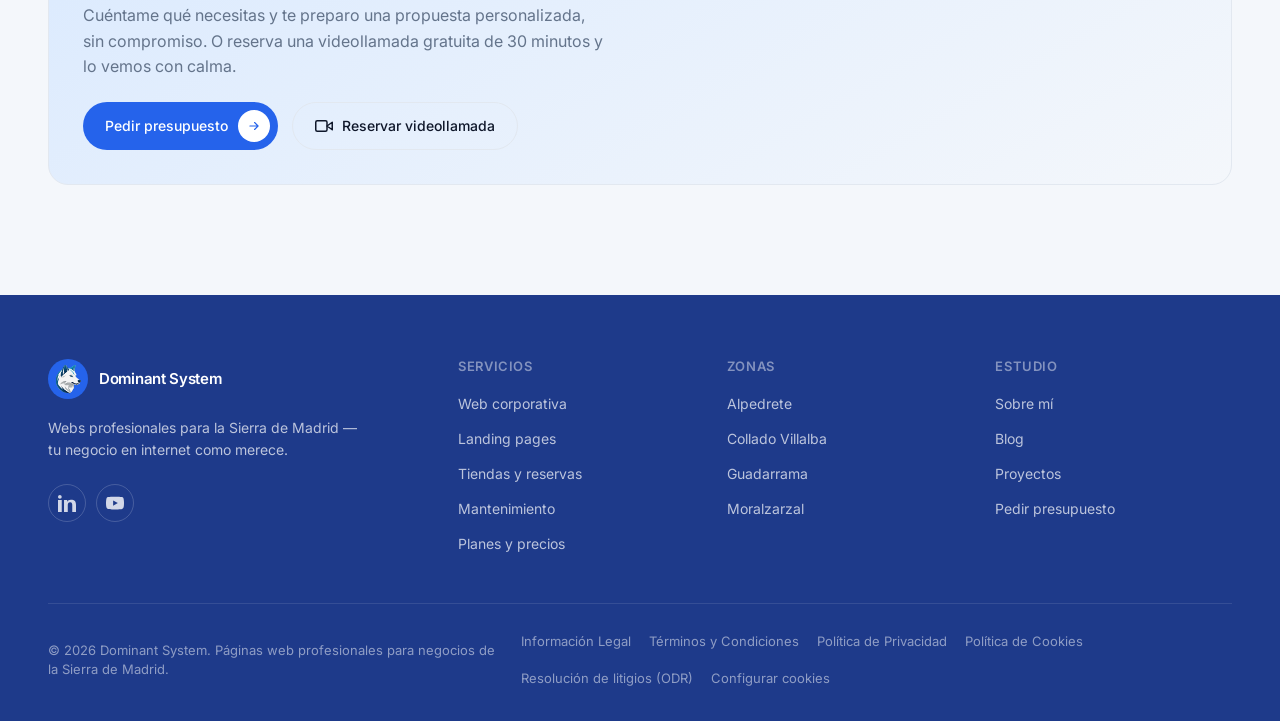
<file: sobre-mi.html>
<!DOCTYPE html>
<html lang="es">
<head>
  <meta charset="UTF-8" />
  <meta name="viewport" content="width=device-width, initial-scale=1.0" />
  <link rel="icon" type="image/svg+xml" href="assets/favicon.svg" />
  <title>Sobre mí — Yeray Sánchez | Dominant System</title>
  <meta name="description" content="Soy Yeray Sánchez, diseñador y desarrollador web detrás de Dominant System. Ayudo a negocios de la Sierra de Madrid a tener una web profesional que les trae clientes. Trato directo y trabajo a medida." />
  <link rel="canonical" href="https://dominant.es/sobre-mi.html" />
  <meta property="og:type" content="profile" />
  <meta property="og:url" content="https://dominant.es/sobre-mi.html" />
  <meta property="og:title" content="Sobre mí — Yeray Sánchez | Dominant System" />
  <meta property="og:description" content="Soy Yeray Sánchez, diseñador y desarrollador web detrás de Dominant System. Trato directo, webs a medida y soporte cercano para negocios de la Sierra de Madrid." />
  <meta property="og:image" content="https://dominant.es/assets/og-image.png" />
  <meta property="og:locale" content="es_ES" />
  <meta property="og:site_name" content="Dominant System" />
  <meta name="twitter:card" content="summary_large_image" />
  <meta name="twitter:title" content="Sobre mí — Yeray Sánchez | Dominant System" />
  <meta name="twitter:description" content="Soy Yeray Sánchez, diseñador y desarrollador web detrás de Dominant System. Trato directo, webs a medida y soporte cercano para negocios de la Sierra de Madrid." />
  <meta name="twitter:image" content="https://dominant.es/assets/og-image.png" />
  <link rel="stylesheet" href="assets/styles.css" />
</head>
<body>

  <!-- ============ NAV ============ -->
  <div class="nav-wrap">
    <div class="container">
      <nav class="nav-pill" aria-label="Principal">
        <div class="nav-left">
          <a href="index.html" class="logo" aria-label="Dominant System inicio">
            <img src="assets/favicon.svg" class="logo-mark" alt="" />
            <span class="logo-word">Dominant System</span>
          </a>
          <div class="nav-links">
            <a href="index.html">Inicio</a>
            <a href="index.html#servicios">Servicios</a>
            <a href="index.html#proyectos">Proyectos</a>
            <a href="sobre-mi.html">Sobre mí</a>
            <a href="blog.html">Blog</a>
            <a href="precios.html">Precios</a>
            <a href="index.html#reservar">Reservar llamada</a>
            <div class="nav-dropdown" data-dropdown>
              <button type="button" class="nav-dropdown-trigger" aria-expanded="false" aria-haspopup="true">Legal<svg class="nav-caret" viewBox="0 0 24 24" fill="none" stroke="currentColor" stroke-width="2" stroke-linecap="round" stroke-linejoin="round"><path d="M6 9l6 6 6-6"/></svg></button>
              <div class="nav-dropdown-menu" role="menu">
                <a href="privacidad.html" role="menuitem">Política de Privacidad</a>
                <a href="cookies.html" role="menuitem">Política de Cookies</a>
                <a href="terminos.html" role="menuitem">Términos y Condiciones</a>
                <a href="aviso-legal.html" role="menuitem">Aviso Legal</a>
              </div>
            </div>
          </div>
        </div>
        <div class="nav-right">
          <span class="nav-status">Disponible para proyectos 2026</span>
          <span class="nav-clock"><svg viewBox="0 0 24 24" fill="none" stroke="currentColor" stroke-width="2" stroke-linecap="round" stroke-linejoin="round"><circle cx="12" cy="12" r="9"/><path d="M12 7v5l3 2"/></svg><span data-clock>—</span></span>
          <a href="index.html#contacto" class="btn btn-dark">
            <span class="btn-roll"><span>Pedir presupuesto</span><span>Pedir presupuesto</span></span>
            <span class="btn-arrow"><svg viewBox="0 0 24 24" fill="none" stroke="currentColor" stroke-width="2" stroke-linecap="round" stroke-linejoin="round"><path d="M5 12h14M13 6l6 6-6 6"/></svg></span>
          </a>
        </div>
        <button class="nav-toggle" data-menu-open aria-label="Abrir menú">
          <svg viewBox="0 0 24 24" fill="none" stroke="currentColor" stroke-width="2" stroke-linecap="round" stroke-linejoin="round"><path d="M3 6h18M3 12h18M3 18h18"/></svg>
        </button>
      </nav>
    </div>
  </div>

  <!-- ============ MOBILE MENU ============ -->
  <div class="mobile-menu" aria-hidden="true">
    <div class="mobile-backdrop" data-menu-close></div>
    <div class="mobile-sheet">
      <div style="display:flex; align-items:center; justify-content:space-between;">
        <span class="mobile-time"><svg viewBox="0 0 24 24" fill="none" stroke="currentColor" stroke-width="2" stroke-linecap="round" stroke-linejoin="round"><circle cx="12" cy="12" r="9"/><path d="M12 7v5l3 2"/></svg><span data-clock>—</span></span>
        <button class="nav-toggle" data-menu-close aria-label="Cerrar menú">
          <svg viewBox="0 0 24 24" fill="none" stroke="currentColor" stroke-width="2" stroke-linecap="round" stroke-linejoin="round"><path d="M18 6 6 18M6 6l12 12"/></svg>
        </button>
      </div>
      <div class="mobile-nav-links">
        <a href="index.html">Inicio</a>
        <a href="index.html#servicios">Servicios</a>
        <a href="index.html#proyectos">Proyectos</a>
        <a href="index.html#nosotros">Nosotros</a>
        <a href="sobre-mi.html">Sobre mí</a>
        <a href="blog.html">Blog</a>
        <a href="precios.html">Precios</a>
        <a href="index.html#reservar">Reservar llamada</a>
        <div class="mobile-legal" data-mobile-legal>
          <button type="button" class="mobile-legal-trigger" aria-expanded="false">Legal<svg class="nav-caret" viewBox="0 0 24 24" fill="none" stroke="currentColor" stroke-width="2" stroke-linecap="round" stroke-linejoin="round"><path d="M6 9l6 6 6-6"/></svg></button>
          <div class="mobile-legal-menu"><div>
            <a href="privacidad.html">Política de Privacidad</a>
            <a href="cookies.html">Política de Cookies</a>
            <a href="terminos.html">Términos y Condiciones</a>
            <a href="aviso-legal.html">Aviso Legal</a>
          </div></div>
        </div>
      </div>
      <a href="index.html#contacto" class="btn btn-orange btn-block" data-menu-close>
        <span class="btn-roll"><span>Empezar un proyecto</span><span>Empezar un proyecto</span></span>
        <span class="btn-arrow"><svg viewBox="0 0 24 24" fill="none" stroke="currentColor" stroke-width="2" stroke-linecap="round" stroke-linejoin="round"><path d="M5 12h14M13 6l6 6-6 6"/></svg></span>
      </a>
    </div>
  </div>

  <!-- ============ HERO ============ -->
  <section class="section section-white page-hero" data-hero>
    <div class="container">
      <div class="badge-row reveal"><span class="badge-pill">Sobre mí</span></div>
      <h1 class="h1 reveal" style="max-width:20ch; margin-bottom:18px;">Hola, soy Yeray. La persona que diseña tu web.</h1>
      <p class="lead reveal" style="max-width:58ch;">Detrás de Dominant System no hay una agencia con intermediarios ni call centers: estoy yo, trabajando cada proyecto a mano para los negocios de la Sierra de Madrid.</p>
    </div>
  </section>

  <!-- ============ SOBRE MÍ ============ -->
  <section class="section section-white" style="padding-top:24px; padding-bottom:48px;">
    <div class="container">
      <div class="about-grid">
        <div class="about-media reveal">
          <div class="about-photo">
            <picture>
              <source srcset="assets/yeray.webp" type="image/webp" />
              <img src="assets/yeray.jpg" alt="Yeray Sánchez, diseñador y desarrollador web de Dominant System" class="about-img" width="512" height="640" loading="lazy" decoding="async" />
            </picture>
          </div>
          <span class="about-tag">
            <svg viewBox="0 0 24 24" fill="none" stroke="currentColor" stroke-width="2" stroke-linecap="round" stroke-linejoin="round" aria-hidden="true"><path d="M12 2a10 10 0 1 0 10 10A10 10 0 0 0 12 2z"/><path d="m9 12 2 2 4-4"/></svg>
            Disponible para proyectos 2026
          </span>
        </div>
        <div class="about-content">
          <p class="eyebrow reveal">Quién está detrás</p>
          <h2 class="h2 reveal">Diseño y desarrollo web, de tú a tú</h2>
          <p class="about-lead reveal">Soy Yeray Sánchez, diseñador y desarrollador web. Creo páginas web para negocios locales, y lo que más disfruto es ver cómo una web bien hecha cambia la forma en que un negocio capta clientes.</p>
          <p class="reveal">Ayudo a negocios de la Sierra de Madrid a tener una web profesional que de verdad les traiga clientes, sin tecnicismos ni complicaciones. Te explico cada paso en un idioma que se entiende, para que sepas en todo momento qué estás contratando y por qué.</p>
          <p class="reveal">Trato cercano, trabajo a medida y acompañamiento de principio a fin: hablas directamente conmigo, no con un departamento. Tu proyecto lo lleva siempre la misma persona, desde la primera idea hasta mucho después del lanzamiento.</p>
          <div class="about-values reveal">
            <span class="about-value">
              <svg viewBox="0 0 24 24" fill="none" stroke="currentColor" stroke-width="2" stroke-linecap="round" stroke-linejoin="round" aria-hidden="true"><path d="M21 15a2 2 0 0 1-2 2H7l-4 4V5a2 2 0 0 1 2-2h14a2 2 0 0 1 2 2z"/></svg>
              Trato directo
            </span>
            <span class="about-value">
              <svg viewBox="0 0 24 24" fill="none" stroke="currentColor" stroke-width="2" stroke-linecap="round" stroke-linejoin="round" aria-hidden="true"><path d="M12 20h9M3 20h2M16.5 3.5a2.12 2.12 0 0 1 3 3L7 19l-4 1 1-4z"/></svg>
              Webs a medida
            </span>
            <span class="about-value">
              <svg viewBox="0 0 24 24" fill="none" stroke="currentColor" stroke-width="2" stroke-linecap="round" stroke-linejoin="round" aria-hidden="true"><path d="M12 21s8-4 8-10V5l-8-3-8 3v7c0 6 8 10 8 10z"/></svg>
              Soporte cercano
            </span>
          </div>
          <div class="about-ctas reveal">
            <a href="index.html#contacto" class="btn btn-orange">
              <span class="btn-roll"><span>Hablemos de tu proyecto</span><span>Hablemos de tu proyecto</span></span>
              <span class="btn-arrow"><svg viewBox="0 0 24 24" fill="none" stroke="currentColor" stroke-width="2" stroke-linecap="round" stroke-linejoin="round"><path d="M5 12h14M13 6l6 6-6 6"/></svg></span>
            </a>
            <a href="index.html#reservar" class="btn btn-ghost btn-ghost-cal">
              <svg viewBox="0 0 24 24" fill="none" stroke="currentColor" stroke-width="2" stroke-linecap="round" stroke-linejoin="round"><path d="M23 7l-7 5 7 5V7z"/><rect x="1" y="5" width="15" height="14" rx="2" ry="2"/></svg>
              Reserva una videollamada
            </a>
          </div>
        </div>
      </div>
    </div>
  </section>

  <!-- ============ CÓMO TRABAJO ============ -->
  <section class="section section-soft pad">
    <div class="container">
      <div class="section-head">
        <div class="badge-row reveal"><span class="badge-pill">Cómo trabajo</span></div>
        <h2 class="h2 reveal">Una forma de trabajar pensada para ti</h2>
        <p class="lead reveal" style="max-width:54ch; margin-top:18px;">No vendo plantillas ni webs en cadena. Cada proyecto empieza por entender tu negocio y termina con una web que trabaja para ti todos los días.</p>
      </div>
      <div class="grid-2" data-stagger>
        <article class="card benefit reveal">
          <span class="benefit-bar"></span>
          <div class="benefit-ico"><svg viewBox="0 0 24 24" fill="none" stroke="currentColor" stroke-width="2" stroke-linecap="round" stroke-linejoin="round"><path d="M21 15a2 2 0 0 1-2 2H7l-4 4V5a2 2 0 0 1 2-2h14a2 2 0 0 1 2 2z"/></svg></div>
          <h3>Te escucho antes de proponerte nada</h3>
          <p>Primero entiendo tu negocio, tu cliente y tus objetivos. La web es la herramienta; la estrategia detrás es lo que marca la diferencia entre una página bonita y una que vende.</p>
        </article>
        <article class="card benefit reveal">
          <span class="benefit-bar"></span>
          <div class="benefit-ico"><svg viewBox="0 0 24 24" fill="none" stroke="currentColor" stroke-width="2" stroke-linecap="round" stroke-linejoin="round"><path d="M12 20h9M3 20h2M16.5 3.5a2.12 2.12 0 0 1 3 3L7 19l-4 1 1-4z"/></svg></div>
          <h3>Diseño a medida, sin plantillas genéricas</h3>
          <p>Cada web la diseño a medida según tu marca y tu sector. Nada de plantillas reutilizadas que se ven igual que las de la competencia.</p>
        </article>
        <article class="card benefit reveal">
          <span class="benefit-bar"></span>
          <div class="benefit-ico"><svg viewBox="0 0 24 24" fill="none" stroke="currentColor" stroke-width="2" stroke-linecap="round" stroke-linejoin="round"><circle cx="11" cy="11" r="7"/><path d="M21 21l-4.3-4.3"/></svg></div>
          <h3>Pensado para Google y para tu zona</h3>
          <p>Trabajo el SEO local desde el primer momento para que tus vecinos y futuros clientes de la Sierra te encuentren cuando buscan lo que ofreces.</p>
        </article>
        <article class="card benefit reveal">
          <span class="benefit-bar"></span>
          <div class="benefit-ico"><svg viewBox="0 0 24 24" fill="none" stroke="currentColor" stroke-width="2" stroke-linecap="round" stroke-linejoin="round"><path d="M12 22s8-4 8-10V5l-8-3-8 3v7c0 6 8 10 8 10z"/><path d="m9 12 2 2 4-4"/></svg></div>
          <h3>No desaparezco tras el lanzamiento</h3>
          <p>Después de publicar tu web sigo a tu lado: resuelvo dudas, hago mejoras y me ocupo del mantenimiento para que tú te centres en tu negocio.</p>
        </article>
      </div>
    </div>
  </section>

  <!-- ============ POR QUÉ NEGOCIOS LOCALES ============ -->
  <section class="section section-white pad">
    <div class="container">
      <div class="whyus-grid">
        <div class="whyus-intro">
          <p class="eyebrow reveal">Por qué los negocios locales</p>
          <h2 class="h2 reveal">Conozco la Sierra porque es de donde soy</h2>
          <p class="reveal">Me gusta trabajar con negocios de la Sierra de Madrid porque entiendo cómo funciona la zona: cómo busca la gente, qué valora y por qué la confianza importa tanto cuando el cliente es de tu mismo pueblo. Una panadería de Alpedrete, un taller de Collado Villalba o una clínica de Guadarrama no necesitan la misma web que una multinacional, y yo lo tengo claro.</p>
          <p class="reveal">Creo en hacer las cosas bien, explicar sin humo y cobrar un precio justo. Si tu negocio crece gracias a tu web, yo he hecho mi trabajo. Esa es la única métrica que me importa.</p>
          <div class="about-ctas reveal" style="margin-top:8px;">
            <a href="blog.html" class="btn btn-ghost">Leer el blog</a>
            <a href="precios.html" class="btn btn-ghost">Ver planes y precios</a>
          </div>
        </div>
        <div class="acc" data-accordion>
          <details open>
            <summary>¿Trabajas solo con negocios de la Sierra? <span class="acc-icon"><svg viewBox="0 0 24 24" fill="none" stroke="currentColor" stroke-width="2" stroke-linecap="round" stroke-linejoin="round"><path d="M12 5v14M5 12h14"/></svg></span></summary>
            <div class="acc-body"><p>Es mi especialidad y donde mejor puedo ayudarte, pero también trabajo en remoto con negocios de otras zonas. Lo importante es que encajemos y que pueda aportar valor real a tu proyecto.</p></div>
          </details>
          <details>
            <summary>¿Hablo contigo o con un equipo? <span class="acc-icon"><svg viewBox="0 0 24 24" fill="none" stroke="currentColor" stroke-width="2" stroke-linecap="round" stroke-linejoin="round"><path d="M12 5v14M5 12h14"/></svg></span></summary>
            <div class="acc-body"><p>Siempre conmigo. Desde la primera llamada hasta el soporte después del lanzamiento, tratas directamente con la persona que diseña y programa tu web.</p></div>
          </details>
          <details>
            <summary>¿Y si no entiendo nada de webs? <span class="acc-icon"><svg viewBox="0 0 24 24" fill="none" stroke="currentColor" stroke-width="2" stroke-linecap="round" stroke-linejoin="round"><path d="M12 5v14M5 12h14"/></svg></span></summary>
            <div class="acc-body"><p>Mejor. No necesitas saber de tecnología: para eso estoy yo. Te explico cada decisión en palabras sencillas y te acompaño en todo el proceso sin tecnicismos.</p></div>
          </details>
        </div>
      </div>
    </div>
  </section>

  <!-- ============ CTA FINAL ============ -->
  <section class="section section-soft pad">
    <div class="container">
      <div class="article-cta reveal" style="margin:0;">
        <h2>¿Hablamos de tu proyecto?</h2>
        <p>Cuéntame qué necesitas y te preparo una propuesta personalizada, sin compromiso. O reserva una videollamada gratuita de 30 minutos y lo vemos con calma.</p>
        <div class="article-cta-btns">
          <a href="index.html#contacto" class="btn btn-orange">
            <span class="btn-roll"><span>Pedir presupuesto</span><span>Pedir presupuesto</span></span>
            <span class="btn-arrow"><svg viewBox="0 0 24 24" fill="none" stroke="currentColor" stroke-width="2" stroke-linecap="round" stroke-linejoin="round"><path d="M5 12h14M13 6l6 6-6 6"/></svg></span>
          </a>
          <a href="index.html#reservar" class="btn btn-ghost btn-ghost-cal">
            <svg viewBox="0 0 24 24" fill="none" stroke="currentColor" stroke-width="2" stroke-linecap="round" stroke-linejoin="round"><path d="M23 7l-7 5 7 5V7z"/><rect x="1" y="5" width="15" height="14" rx="2" ry="2"/></svg>
            Reservar videollamada
          </a>
        </div>
      </div>
    </div>
  </section>

  <!-- ============ FOOTER ============ -->
  <footer class="footer">
    <div class="container">
      <div class="footer-top">
        <div class="footer-brand">
          <a href="index.html" class="logo"><img src="assets/favicon.svg" class="logo-mark" alt="" /><span class="logo-word">Dominant System</span></a>
          <p class="footer-tagline">Webs profesionales para la Sierra de Madrid — tu negocio en internet como merece.</p>
          <div class="footer-social">
            <a href="https://www.linkedin.com/in/yeraysanchezdev/" target="_blank" rel="noopener" aria-label="LinkedIn"><svg viewBox="0 0 24 24" fill="currentColor"><path d="M4.98 3.5A2.5 2.5 0 1 1 0 3.5a2.5 2.5 0 0 1 4.98 0zM0 8h5v16H0V8zm7.5 0h4.78v2.2h.07c.67-1.2 2.3-2.46 4.73-2.46C22.4 7.74 24 10.1 24 14.6V24h-5v-8.3c0-2-.04-4.55-2.77-4.55-2.77 0-3.2 2.16-3.2 4.4V24h-5V8z"/></svg></a>
            <a href="https://www.youtube.com/@YeraysanchezDev" target="_blank" rel="noopener" aria-label="YouTube"><svg viewBox="0 0 24 24" fill="currentColor"><path d="M23.5 6.2a3 3 0 0 0-2.1-2.1C19.5 3.5 12 3.5 12 3.5s-7.5 0-9.4.6A3 3 0 0 0 .5 6.2 31 31 0 0 0 0 12a31 31 0 0 0 .5 5.8 3 3 0 0 0 2.1 2.1c1.9.6 9.4.6 9.4.6s7.5 0 9.4-.6a3 3 0 0 0 2.1-2.1A31 31 0 0 0 24 12a31 31 0 0 0-.5-5.8zM9.5 15.5v-7l6.3 3.5-6.3 3.5z"/></svg></a>
          </div>
        </div>
        <div class="footer-col">
          <h2>Servicios</h2>
          <ul>
            <li><a href="index.html#servicios">Web corporativa</a></li>
            <li><a href="index.html#servicios">Landing pages</a></li>
            <li><a href="index.html#servicios">Tiendas y reservas</a></li>
            <li><a href="index.html#servicios">Mantenimiento</a></li>
            <li><a href="precios.html">Planes y precios</a></li>
          </ul>
        </div>
        <div class="footer-col">
          <h2>Zonas</h2>
          <ul>
            <li><a href="index.html#contacto">Alpedrete</a></li>
            <li><a href="index.html#contacto">Collado Villalba</a></li>
            <li><a href="index.html#contacto">Guadarrama</a></li>
            <li><a href="index.html#contacto">Moralzarzal</a></li>
          </ul>
        </div>
        <div class="footer-col">
          <h2>Estudio</h2>
          <ul>
            <li><a href="sobre-mi.html">Sobre mí</a></li>
            <li><a href="blog.html">Blog</a></li>
            <li><a href="index.html#proyectos">Proyectos</a></li>
            <li><a href="index.html#contacto">Pedir presupuesto</a></li>
          </ul>
        </div>
      </div>
      <div class="footer-bottom">
        <span>© 2026 Dominant System. Páginas web profesionales para negocios de la Sierra de Madrid.</span>
        <div class="footer-legal">
          <a href="aviso-legal.html">Información Legal</a>
          <a href="terminos.html">Términos y Condiciones</a>
          <a href="privacidad.html">Política de Privacidad</a>
          <a href="cookies.html">Política de Cookies</a>
          <a href="https://ec.europa.eu/consumers/odr" target="_blank" rel="noopener">Resolución de litigios (ODR)</a>
          <a href="#" data-cookie-settings>Configurar cookies</a>
        </div>
      </div>
    </div>
  </footer>

  <!-- ============ WHATSAPP FLOTANTE ============ -->
  <a class="wa-float" href="https://wa.me/34644970503?text=Hola%2C%20me%20gustar%C3%ADa%20informaci%C3%B3n%20sobre%20una%20web." target="_blank" rel="noopener" aria-label="Contactar por WhatsApp">
    <svg viewBox="0 0 448 512" fill="currentColor" aria-hidden="true" focusable="false"><path d="M380.9 97.1C339 55.1 283.2 32 223.9 32c-122.4 0-222 99.6-222 222 0 39.1 10.2 77.3 29.6 111L0 480l117.7-30.9c32.4 17.7 68.9 27 106.1 27h.1c122.3 0 224.1-99.6 224.1-222 0-59.3-25.2-115-67.1-157zM223.9 438.6c-33.2 0-65.7-8.9-94-25.7l-6.7-4-69.8 18.3L72 359.2l-4.4-7c-18.5-29.4-28.2-63.3-28.2-98.2 0-101.7 82.8-184.5 184.6-184.5 49.3 0 95.6 19.2 130.4 54.1 34.8 34.9 56.2 81.2 56.1 130.5 0 101.8-84.9 184.6-186.6 184.6zm101.2-138.2c-5.5-2.8-32.8-16.2-37.9-18-5.1-1.9-8.8-2.8-12.5 2.8-3.7 5.6-14.3 18-17.6 21.8-3.2 3.7-6.5 4.2-12 1.4-32.6-16.3-54-29.1-75.5-66-5.7-9.8 5.7-9.1 16.3-30.3 1.8-3.7.9-6.9-.5-9.7-1.4-2.8-12.5-30.1-17.1-41.2-4.5-10.8-9.1-9.3-12.5-9.5-3.2-.2-6.9-.2-10.6-.2-3.7 0-9.7 1.4-14.8 6.9-5.1 5.6-19.4 19-19.4 46.3 0 27.3 19.9 53.7 22.6 57.4 2.8 3.7 39.1 59.7 94.8 83.8 35.2 15.2 49 16.5 66.6 13.9 10.7-1.6 32.8-13.4 37.4-26.4 4.6-13 4.6-24.1 3.2-26.4-1.3-2.3-5-3.7-10.5-6.5z"/></svg>
  </a>

  <script src="assets/main.js"></script>
  <script src="assets/cookies.js"></script>
  <script type="application/ld+json">
  {
    "@context": "https://schema.org",
    "@type": "ProfilePage",
    "url": "https://dominant.es/sobre-mi.html",
    "mainEntity": {
      "@type": "Person",
      "name": "Yeray Sánchez",
      "jobTitle": "Diseñador y desarrollador web",
      "worksFor": {
        "@type": "Organization",
        "name": "Dominant System",
        "url": "https://dominant.es"
      },
      "url": "https://dominant.es/sobre-mi.html",
      "image": "https://dominant.es/assets/yeray.jpg",
      "sameAs": [
        "https://www.linkedin.com/in/yeraysanchezdev/",
        "https://www.youtube.com/@YeraysanchezDev"
      ]
    }
  }
  </script>
</body>
</html>
</file>
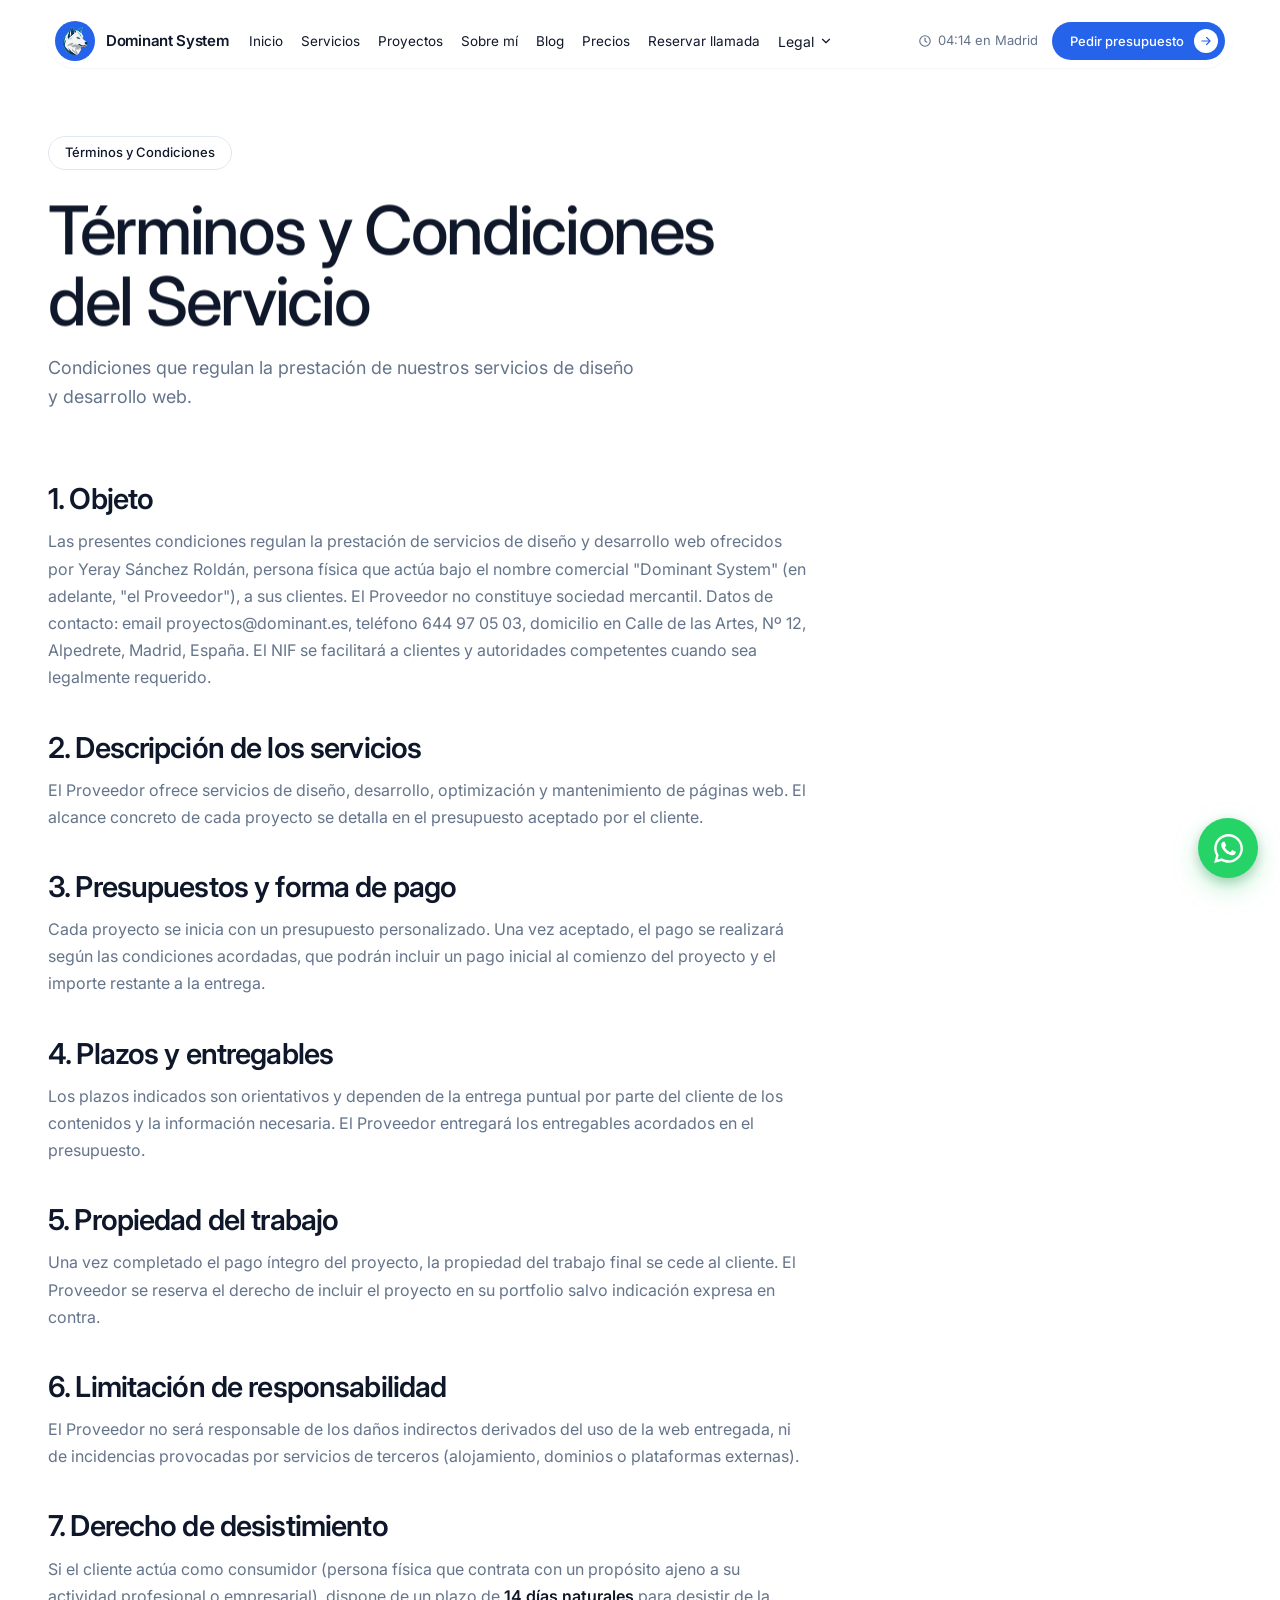
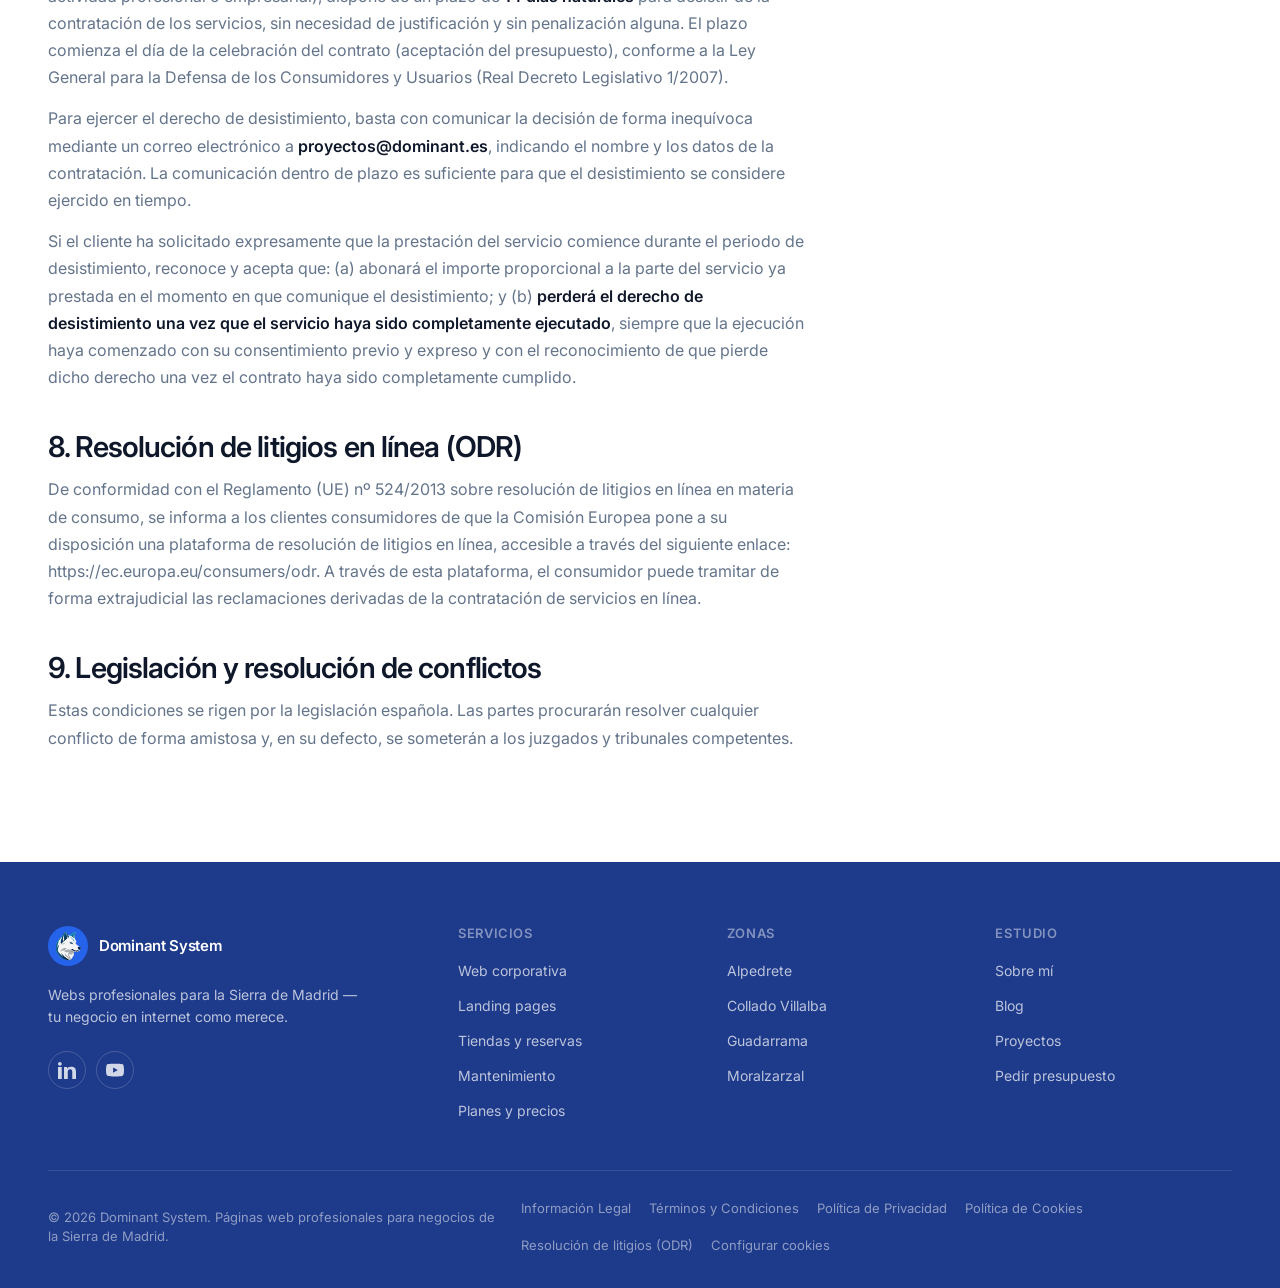
<file: terminos.html>
<!DOCTYPE html>
<html lang="es">
<head>
  <meta charset="UTF-8" />
  <meta name="viewport" content="width=device-width, initial-scale=1.0" />
  <link rel="icon" type="image/svg+xml" href="assets/favicon.svg" />
  <title>Términos y Condiciones — Dominant System</title>
  <meta name="description" content="Términos y condiciones del servicio de diseño y desarrollo web de Dominant System." />
  <link rel="canonical" href="https://dominant.es/terminos.html" />
  <meta property="og:type" content="website" />
  <meta property="og:url" content="https://dominant.es/terminos.html" />
  <meta property="og:title" content="Términos y Condiciones — Dominant System" />
  <meta property="og:description" content="Términos y condiciones del servicio de diseño y desarrollo web de Dominant System." />
  <meta property="og:image" content="https://dominant.es/assets/og-image.png" />
  <meta property="og:locale" content="es_ES" />
  <meta property="og:site_name" content="Dominant System" />
  <meta name="twitter:card" content="summary" />
  <meta name="twitter:title" content="Términos y Condiciones — Dominant System" />
  <meta name="twitter:description" content="Términos y condiciones del servicio de diseño y desarrollo web de Dominant System." />
  <link rel="stylesheet" href="assets/styles.css" />
</head>
<body>

  <!-- ============ NAV ============ -->
  <div class="nav-wrap">
    <div class="container">
      <nav class="nav-pill" aria-label="Principal">
        <div class="nav-left">
          <a href="index.html" class="logo" aria-label="Dominant System inicio">
            <img src="assets/favicon.svg" class="logo-mark" alt="" />
            <span class="logo-word">Dominant System</span>
          </a>
          <div class="nav-links">
            <a href="index.html">Inicio</a>
            <a href="index.html#servicios">Servicios</a>
            <a href="index.html#proyectos">Proyectos</a>
            <a href="sobre-mi.html">Sobre mí</a>
            <a href="blog.html">Blog</a>
            <a href="precios.html">Precios</a>
            <a href="index.html#reservar">Reservar llamada</a>
            <div class="nav-dropdown" data-dropdown>
              <button type="button" class="nav-dropdown-trigger" aria-expanded="false" aria-haspopup="true">Legal<svg class="nav-caret" viewBox="0 0 24 24" fill="none" stroke="currentColor" stroke-width="2" stroke-linecap="round" stroke-linejoin="round"><path d="M6 9l6 6 6-6"/></svg></button>
              <div class="nav-dropdown-menu" role="menu">
                <a href="privacidad.html" role="menuitem">Política de Privacidad</a>
                <a href="cookies.html" role="menuitem">Política de Cookies</a>
                <a href="terminos.html" role="menuitem">Términos y Condiciones</a>
                <a href="aviso-legal.html" role="menuitem">Aviso Legal</a>
              </div>
            </div>
          </div>
        </div>
        <div class="nav-right">
          <span class="nav-status">Disponible para proyectos 2026</span>
          <span class="nav-clock"><svg viewBox="0 0 24 24" fill="none" stroke="currentColor" stroke-width="2" stroke-linecap="round" stroke-linejoin="round"><circle cx="12" cy="12" r="9"/><path d="M12 7v5l3 2"/></svg><span data-clock>—</span></span>
          <a href="index.html#contacto" class="btn btn-dark">
            <span class="btn-roll"><span>Pedir presupuesto</span><span>Pedir presupuesto</span></span>
            <span class="btn-arrow"><svg viewBox="0 0 24 24" fill="none" stroke="currentColor" stroke-width="2" stroke-linecap="round" stroke-linejoin="round"><path d="M5 12h14M13 6l6 6-6 6"/></svg></span>
          </a>
        </div>
        <button class="nav-toggle" data-menu-open aria-label="Abrir menú">
          <svg viewBox="0 0 24 24" fill="none" stroke="currentColor" stroke-width="2" stroke-linecap="round" stroke-linejoin="round"><path d="M3 6h18M3 12h18M3 18h18"/></svg>
        </button>
      </nav>
    </div>
  </div>

  <!-- ============ MOBILE MENU ============ -->
  <div class="mobile-menu" aria-hidden="true">
    <div class="mobile-backdrop" data-menu-close></div>
    <div class="mobile-sheet">
      <div style="display:flex; align-items:center; justify-content:space-between;">
        <span class="mobile-time"><svg viewBox="0 0 24 24" fill="none" stroke="currentColor" stroke-width="2" stroke-linecap="round" stroke-linejoin="round"><circle cx="12" cy="12" r="9"/><path d="M12 7v5l3 2"/></svg><span data-clock>—</span></span>
        <button class="nav-toggle" data-menu-close aria-label="Cerrar menú">
          <svg viewBox="0 0 24 24" fill="none" stroke="currentColor" stroke-width="2" stroke-linecap="round" stroke-linejoin="round"><path d="M18 6 6 18M6 6l12 12"/></svg>
        </button>
      </div>
      <div class="mobile-nav-links">
        <a href="index.html">Inicio</a>
        <a href="index.html#servicios">Servicios</a>
        <a href="index.html#proyectos">Proyectos</a>
        <a href="index.html#nosotros">Nosotros</a>
        <a href="sobre-mi.html">Sobre mí</a>
        <a href="blog.html">Blog</a>
        <a href="precios.html">Precios</a>
        <a href="index.html#reservar">Reservar llamada</a>
        <div class="mobile-legal" data-mobile-legal>
          <button type="button" class="mobile-legal-trigger" aria-expanded="false">Legal<svg class="nav-caret" viewBox="0 0 24 24" fill="none" stroke="currentColor" stroke-width="2" stroke-linecap="round" stroke-linejoin="round"><path d="M6 9l6 6 6-6"/></svg></button>
          <div class="mobile-legal-menu"><div>
            <a href="privacidad.html">Política de Privacidad</a>
            <a href="cookies.html">Política de Cookies</a>
            <a href="terminos.html">Términos y Condiciones</a>
            <a href="aviso-legal.html">Aviso Legal</a>
          </div></div>
        </div>
      </div>
      <a href="index.html#contacto" class="btn btn-orange btn-block" data-menu-close>
        <span class="btn-roll"><span>Empezar un proyecto</span><span>Empezar un proyecto</span></span>
        <span class="btn-arrow"><svg viewBox="0 0 24 24" fill="none" stroke="currentColor" stroke-width="2" stroke-linecap="round" stroke-linejoin="round"><path d="M5 12h14M13 6l6 6-6 6"/></svg></span>
      </a>
    </div>
  </div>

  <!-- ============ HERO ============ -->
  <section class="section section-white page-hero" data-hero>
    <div class="container">
      <div class="badge-row reveal"><span class="badge-pill">Términos y Condiciones</span></div>
      <h1 class="h1 reveal" style="max-width:18ch; margin-bottom:18px;">Términos y Condiciones del Servicio</h1>
      <p class="lead reveal" style="max-width:54ch;">Condiciones que regulan la prestación de nuestros servicios de diseño y desarrollo web.</p>
    </div>
  </section>

  <!-- ============ CONTENT ============ -->
  <section class="section section-white" style="padding-bottom:96px;">
    <div class="container">
      <div class="legal-body reveal">
        <h2>1. Objeto</h2>
        <p>Las presentes condiciones regulan la prestación de servicios de diseño y desarrollo web ofrecidos por Yeray Sánchez Roldán, persona física que actúa bajo el nombre comercial "Dominant System" (en adelante, "el Proveedor"), a sus clientes. El Proveedor no constituye sociedad mercantil. Datos de contacto: email proyectos@dominant.es, teléfono 644 97 05 03, domicilio en Calle de las Artes, Nº 12, Alpedrete, Madrid, España. El NIF se facilitará a clientes y autoridades competentes cuando sea legalmente requerido.</p>
        <h2>2. Descripción de los servicios</h2>
        <p>El Proveedor ofrece servicios de diseño, desarrollo, optimización y mantenimiento de páginas web. El alcance concreto de cada proyecto se detalla en el presupuesto aceptado por el cliente.</p>
        <h2>3. Presupuestos y forma de pago</h2>
        <p>Cada proyecto se inicia con un presupuesto personalizado. Una vez aceptado, el pago se realizará según las condiciones acordadas, que podrán incluir un pago inicial al comienzo del proyecto y el importe restante a la entrega.</p>
        <h2>4. Plazos y entregables</h2>
        <p>Los plazos indicados son orientativos y dependen de la entrega puntual por parte del cliente de los contenidos y la información necesaria. El Proveedor entregará los entregables acordados en el presupuesto.</p>
        <h2>5. Propiedad del trabajo</h2>
        <p>Una vez completado el pago íntegro del proyecto, la propiedad del trabajo final se cede al cliente. El Proveedor se reserva el derecho de incluir el proyecto en su portfolio salvo indicación expresa en contra.</p>
        <h2>6. Limitación de responsabilidad</h2>
        <p>El Proveedor no será responsable de los daños indirectos derivados del uso de la web entregada, ni de incidencias provocadas por servicios de terceros (alojamiento, dominios o plataformas externas).</p>
        <h2>7. Derecho de desistimiento</h2>
        <p>Si el cliente actúa como consumidor (persona física que contrata con un propósito ajeno a su actividad profesional o empresarial), dispone de un plazo de <strong>14 días naturales</strong> para desistir de la contratación de los servicios, sin necesidad de justificación y sin penalización alguna. El plazo comienza el día de la celebración del contrato (aceptación del presupuesto), conforme a la Ley General para la Defensa de los Consumidores y Usuarios (Real Decreto Legislativo 1/2007).</p>
        <p>Para ejercer el derecho de desistimiento, basta con comunicar la decisión de forma inequívoca mediante un correo electrónico a <strong>proyectos@dominant.es</strong>, indicando el nombre y los datos de la contratación. La comunicación dentro de plazo es suficiente para que el desistimiento se considere ejercido en tiempo.</p>
        <p>Si el cliente ha solicitado expresamente que la prestación del servicio comience durante el periodo de desistimiento, reconoce y acepta que: (a) abonará el importe proporcional a la parte del servicio ya prestada en el momento en que comunique el desistimiento; y (b) <strong>perderá el derecho de desistimiento una vez que el servicio haya sido completamente ejecutado</strong>, siempre que la ejecución haya comenzado con su consentimiento previo y expreso y con el reconocimiento de que pierde dicho derecho una vez el contrato haya sido completamente cumplido.</p>
        <h2>8. Resolución de litigios en línea (ODR)</h2>
        <p>De conformidad con el Reglamento (UE) nº 524/2013 sobre resolución de litigios en línea en materia de consumo, se informa a los clientes consumidores de que la Comisión Europea pone a su disposición una plataforma de resolución de litigios en línea, accesible a través del siguiente enlace: <a href="https://ec.europa.eu/consumers/odr" target="_blank" rel="noopener">https://ec.europa.eu/consumers/odr</a>. A través de esta plataforma, el consumidor puede tramitar de forma extrajudicial las reclamaciones derivadas de la contratación de servicios en línea.</p>
        <h2>9. Legislación y resolución de conflictos</h2>
        <p>Estas condiciones se rigen por la legislación española. Las partes procurarán resolver cualquier conflicto de forma amistosa y, en su defecto, se someterán a los juzgados y tribunales competentes.</p>
      </div>
    </div>
  </section>

  <!-- ============ FOOTER ============ -->
  <footer class="footer">
    <div class="container">
      <div class="footer-top">
        <div class="footer-brand">
          <a href="index.html" class="logo"><img src="assets/favicon.svg" class="logo-mark" alt="" /><span class="logo-word">Dominant System</span></a>
          <p class="footer-tagline">Webs profesionales para la Sierra de Madrid — tu negocio en internet como merece.</p>
          <div class="footer-social">
            <a href="https://www.linkedin.com/in/yeraysanchezdev/" target="_blank" rel="noopener" aria-label="LinkedIn"><svg viewBox="0 0 24 24" fill="currentColor"><path d="M4.98 3.5A2.5 2.5 0 1 1 0 3.5a2.5 2.5 0 0 1 4.98 0zM0 8h5v16H0V8zm7.5 0h4.78v2.2h.07c.67-1.2 2.3-2.46 4.73-2.46C22.4 7.74 24 10.1 24 14.6V24h-5v-8.3c0-2-.04-4.55-2.77-4.55-2.77 0-3.2 2.16-3.2 4.4V24h-5V8z"/></svg></a>
            <a href="https://www.youtube.com/@YeraysanchezDev" target="_blank" rel="noopener" aria-label="YouTube"><svg viewBox="0 0 24 24" fill="currentColor"><path d="M23.5 6.2a3 3 0 0 0-2.1-2.1C19.5 3.5 12 3.5 12 3.5s-7.5 0-9.4.6A3 3 0 0 0 .5 6.2 31 31 0 0 0 0 12a31 31 0 0 0 .5 5.8 3 3 0 0 0 2.1 2.1c1.9.6 9.4.6 9.4.6s7.5 0 9.4-.6a3 3 0 0 0 2.1-2.1A31 31 0 0 0 24 12a31 31 0 0 0-.5-5.8zM9.5 15.5v-7l6.3 3.5-6.3 3.5z"/></svg></a>
          </div>
        </div>
        <div class="footer-col">
          <h2>Servicios</h2>
          <ul>
            <li><a href="index.html#servicios">Web corporativa</a></li>
            <li><a href="index.html#servicios">Landing pages</a></li>
            <li><a href="index.html#servicios">Tiendas y reservas</a></li>
            <li><a href="index.html#servicios">Mantenimiento</a></li>
            <li><a href="precios.html">Planes y precios</a></li>
          </ul>
        </div>
        <div class="footer-col">
          <h2>Zonas</h2>
          <ul>
            <li><a href="index.html#contacto">Alpedrete</a></li>
            <li><a href="index.html#contacto">Collado Villalba</a></li>
            <li><a href="index.html#contacto">Guadarrama</a></li>
            <li><a href="index.html#contacto">Moralzarzal</a></li>
          </ul>
        </div>
        <div class="footer-col">
          <h2>Estudio</h2>
          <ul>
            <li><a href="sobre-mi.html">Sobre mí</a></li>
            <li><a href="blog.html">Blog</a></li>
            <li><a href="index.html#proyectos">Proyectos</a></li>
            <li><a href="index.html#contacto">Pedir presupuesto</a></li>
          </ul>
        </div>
      </div>
      <div class="footer-bottom">
        <span>© 2026 Dominant System. Páginas web profesionales para negocios de la Sierra de Madrid.</span>
        <div class="footer-legal">
          <a href="aviso-legal.html">Información Legal</a>
          <a href="terminos.html">Términos y Condiciones</a>
          <a href="privacidad.html">Política de Privacidad</a>
          <a href="cookies.html">Política de Cookies</a>
          <a href="https://ec.europa.eu/consumers/odr" target="_blank" rel="noopener">Resolución de litigios (ODR)</a>
          <a href="#" data-cookie-settings>Configurar cookies</a>
        </div>
      </div>
    </div>
  </footer>

  <!-- ============ WHATSAPP FLOTANTE ============ -->
  <a class="wa-float" href="https://wa.me/34644970503?text=Hola%2C%20me%20gustar%C3%ADa%20informaci%C3%B3n%20sobre%20una%20web." target="_blank" rel="noopener" aria-label="Contactar por WhatsApp">
    <svg viewBox="0 0 448 512" fill="currentColor" aria-hidden="true" focusable="false"><path d="M380.9 97.1C339 55.1 283.2 32 223.9 32c-122.4 0-222 99.6-222 222 0 39.1 10.2 77.3 29.6 111L0 480l117.7-30.9c32.4 17.7 68.9 27 106.1 27h.1c122.3 0 224.1-99.6 224.1-222 0-59.3-25.2-115-67.1-157zM223.9 438.6c-33.2 0-65.7-8.9-94-25.7l-6.7-4-69.8 18.3L72 359.2l-4.4-7c-18.5-29.4-28.2-63.3-28.2-98.2 0-101.7 82.8-184.5 184.6-184.5 49.3 0 95.6 19.2 130.4 54.1 34.8 34.9 56.2 81.2 56.1 130.5 0 101.8-84.9 184.6-186.6 184.6zm101.2-138.2c-5.5-2.8-32.8-16.2-37.9-18-5.1-1.9-8.8-2.8-12.5 2.8-3.7 5.6-14.3 18-17.6 21.8-3.2 3.7-6.5 4.2-12 1.4-32.6-16.3-54-29.1-75.5-66-5.7-9.8 5.7-9.1 16.3-30.3 1.8-3.7.9-6.9-.5-9.7-1.4-2.8-12.5-30.1-17.1-41.2-4.5-10.8-9.1-9.3-12.5-9.5-3.2-.2-6.9-.2-10.6-.2-3.7 0-9.7 1.4-14.8 6.9-5.1 5.6-19.4 19-19.4 46.3 0 27.3 19.9 53.7 22.6 57.4 2.8 3.7 39.1 59.7 94.8 83.8 35.2 15.2 49 16.5 66.6 13.9 10.7-1.6 32.8-13.4 37.4-26.4 4.6-13 4.6-24.1 3.2-26.4-1.3-2.3-5-3.7-10.5-6.5z"/></svg>
  </a>

  <script src="assets/main.js"></script>
  <script src="assets/cookies.js"></script>
</body>
</html>
</file>
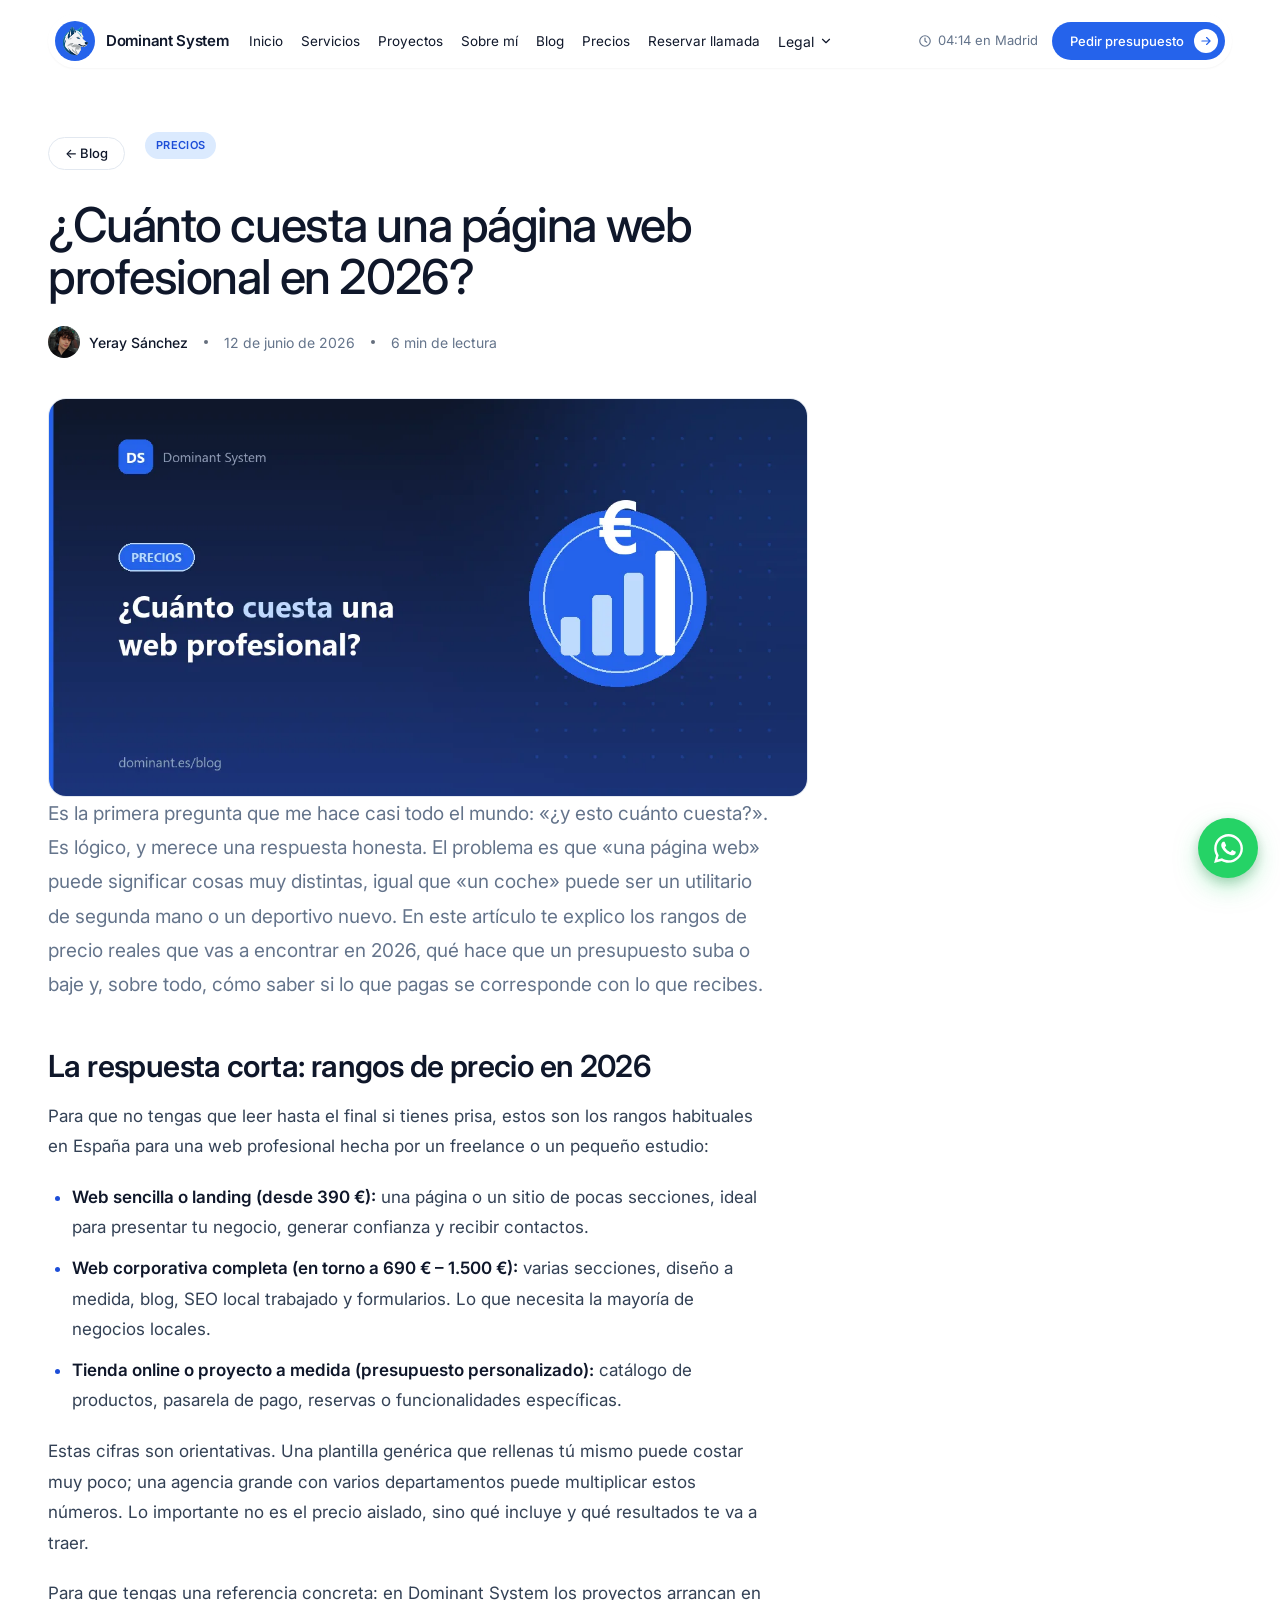
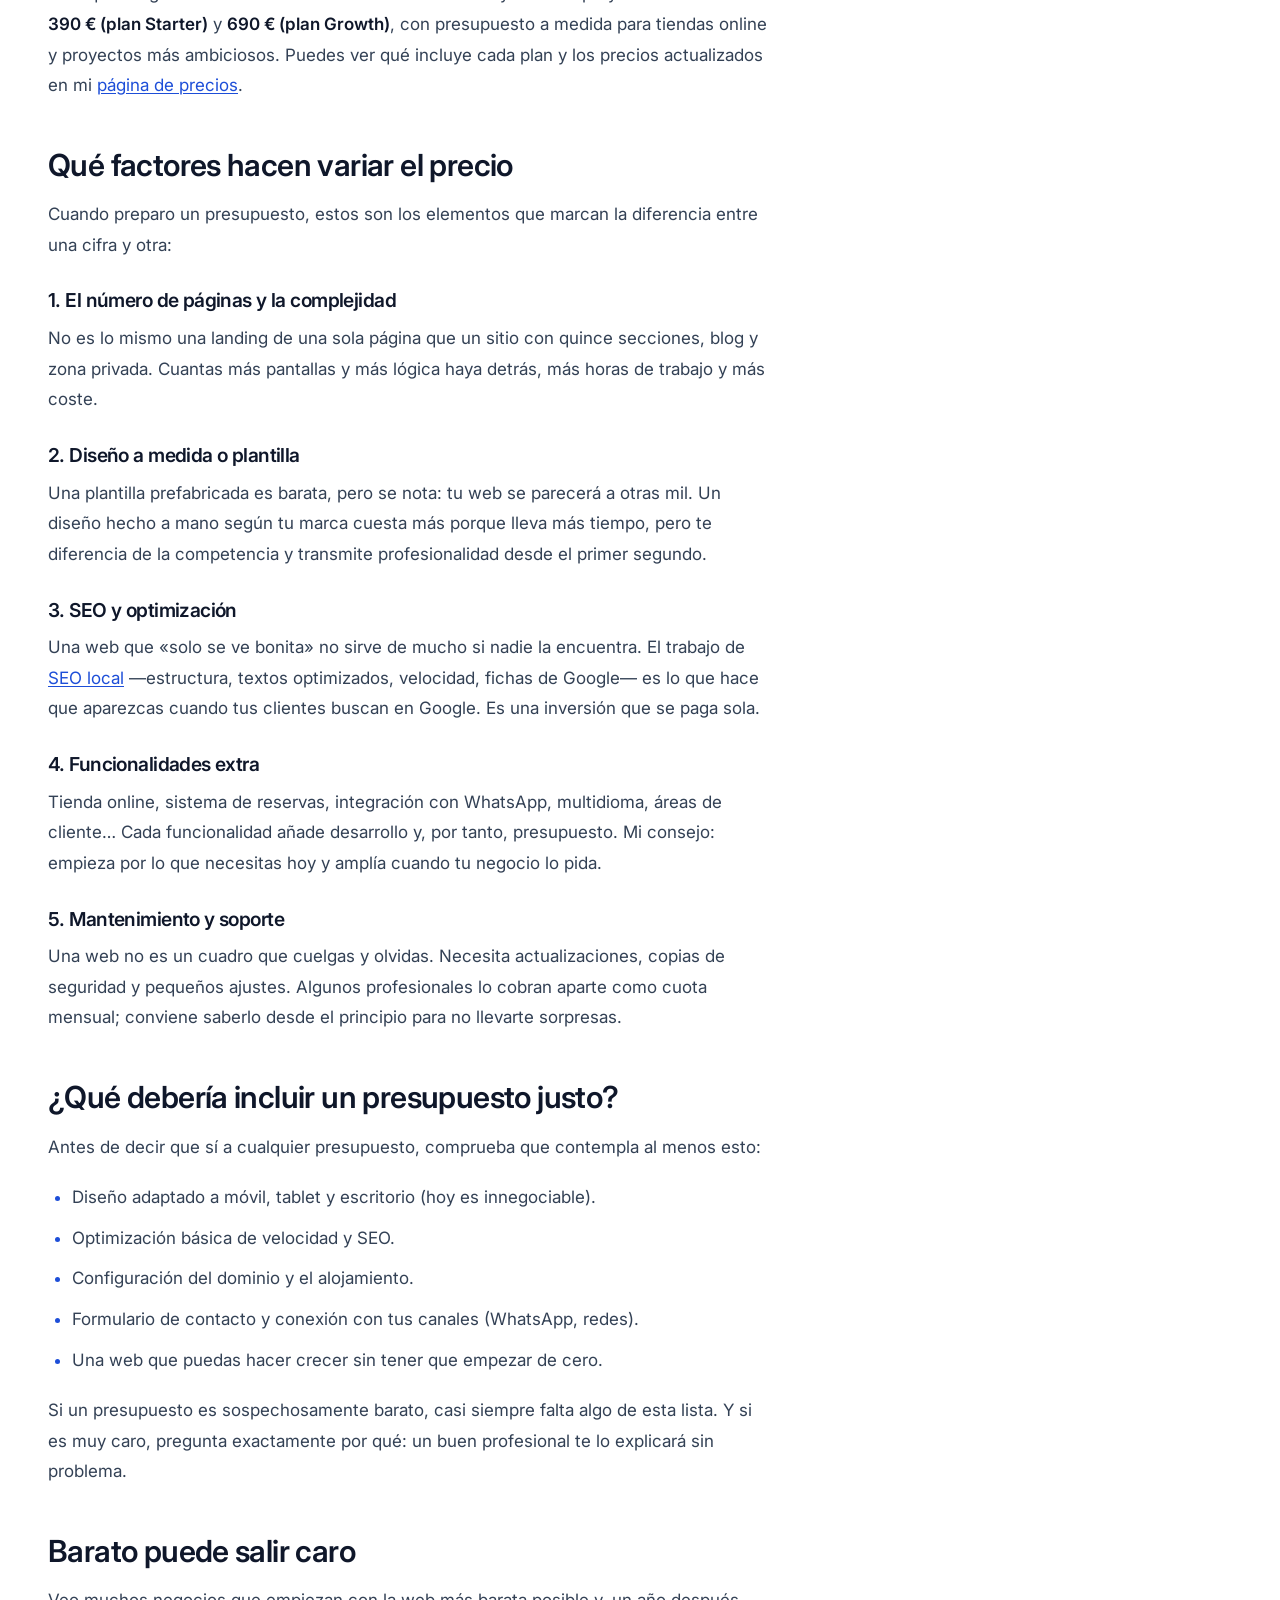
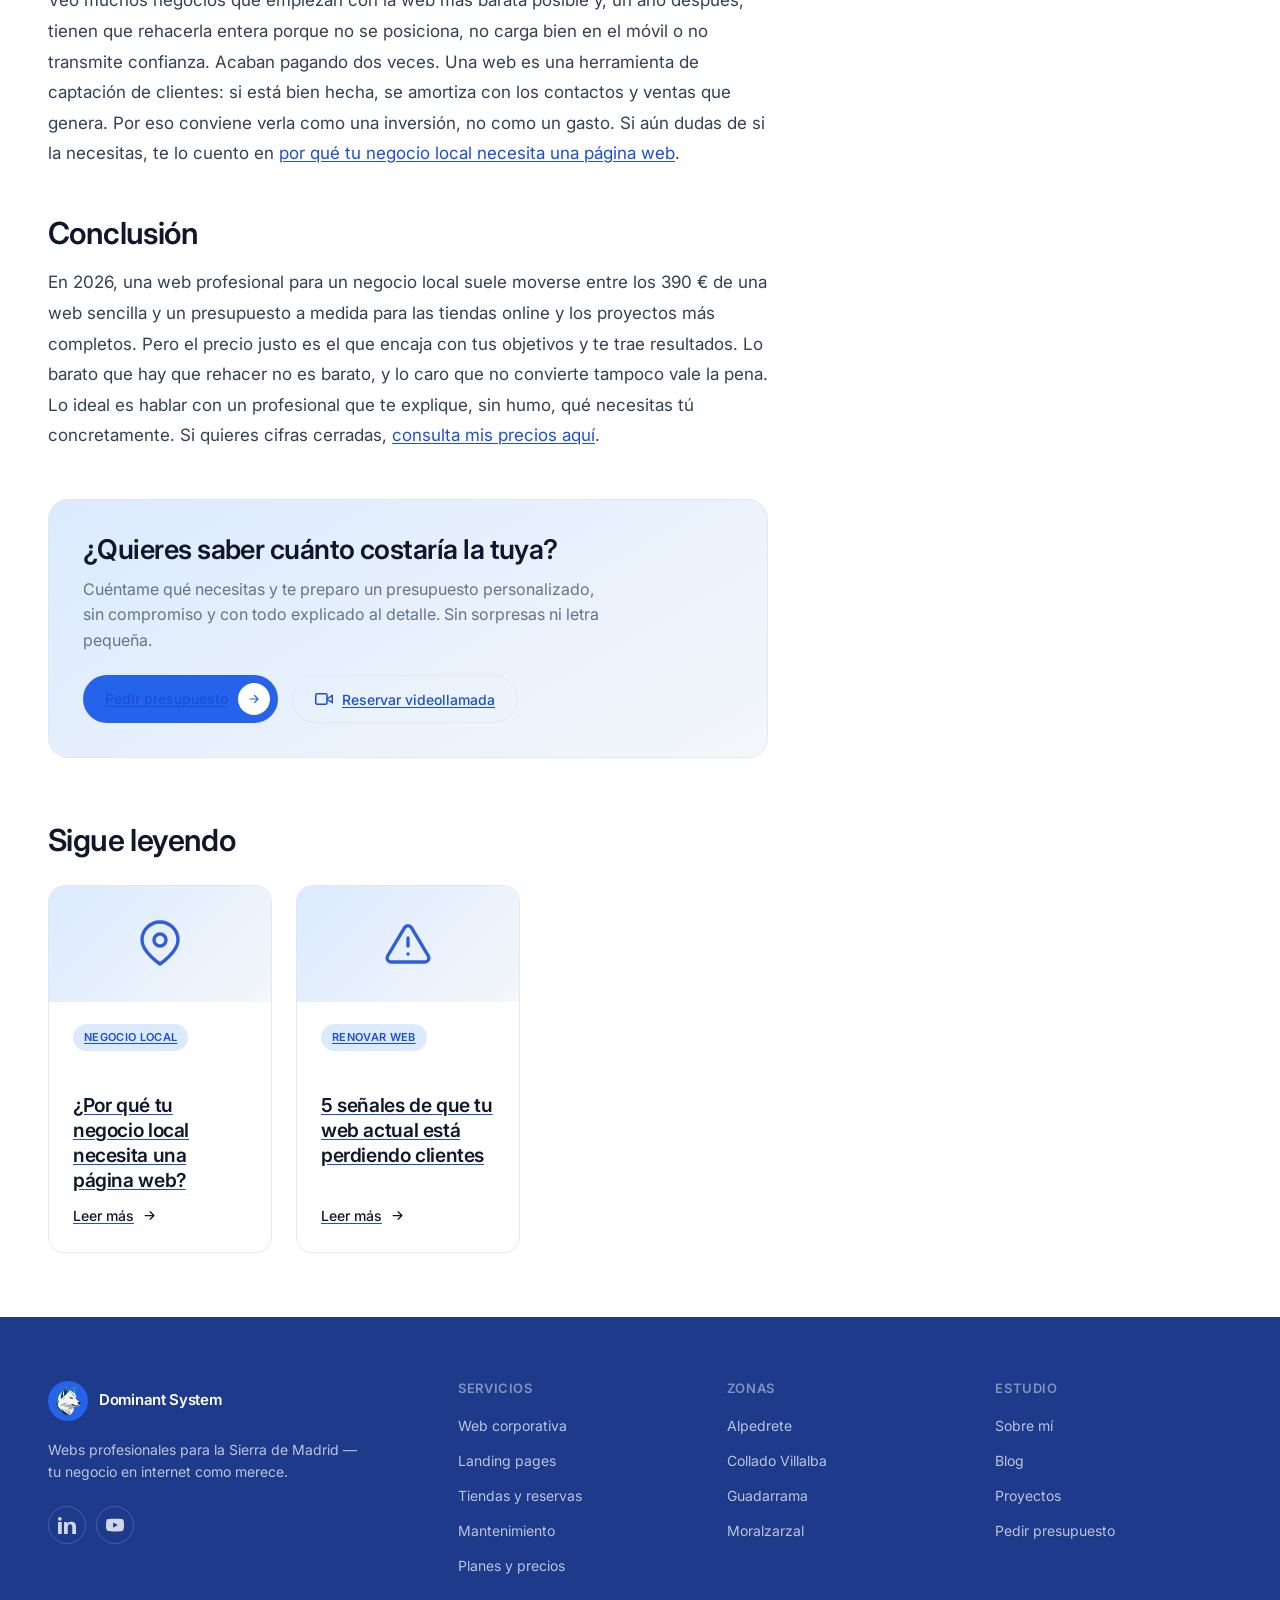
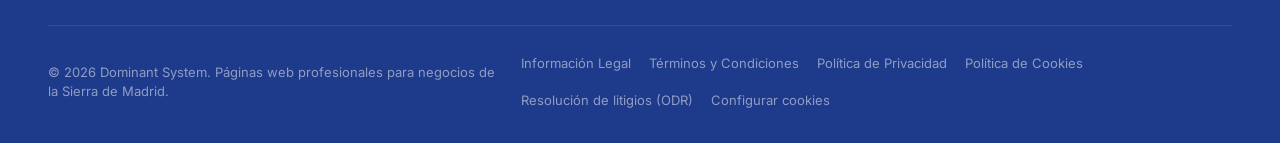
<file: blog/cuanto-cuesta-una-web.html>
<!DOCTYPE html>
<html lang="es">
<head>
  <meta charset="UTF-8" />
  <meta name="viewport" content="width=device-width, initial-scale=1.0" />
  <link rel="icon" type="image/svg+xml" href="../assets/favicon.svg" />
  <title>¿Cuánto cuesta una página web profesional en 2026? | Dominant System</title>
  <meta name="description" content="¿Cuánto cuesta una web profesional en 2026? Te explico los rangos de precio reales, qué factores hacen variar el presupuesto y qué debería incluir tu página web." />
  <link rel="canonical" href="https://dominant.es/blog/cuanto-cuesta-una-web.html" />
  <meta property="og:type" content="article" />
  <meta property="og:url" content="https://dominant.es/blog/cuanto-cuesta-una-web.html" />
  <meta property="og:title" content="¿Cuánto cuesta una página web profesional en 2026?" />
  <meta property="og:description" content="Rangos de precio reales, qué factores hacen variar el presupuesto y qué debería incluir tu web. Honesto y sin letra pequeña." />
  <meta property="og:image" content="https://dominant.es/assets/blog/cuanto-cuesta-una-web.png" />
  <meta property="og:locale" content="es_ES" />
  <meta property="og:site_name" content="Dominant System" />
  <meta property="article:published_time" content="2026-06-12" />
  <meta property="article:author" content="Yeray Sánchez" />
  <meta name="twitter:card" content="summary_large_image" />
  <meta name="twitter:title" content="¿Cuánto cuesta una página web profesional en 2026?" />
  <meta name="twitter:description" content="Rangos de precio reales, qué factores hacen variar el presupuesto y qué debería incluir tu web." />
  <meta name="twitter:image" content="https://dominant.es/assets/blog/cuanto-cuesta-una-web.png" />
  <link rel="stylesheet" href="../assets/styles.css" />
</head>
<body>

  <!-- ============ NAV ============ -->
  <div class="nav-wrap">
    <div class="container">
      <nav class="nav-pill" aria-label="Principal">
        <div class="nav-left">
          <a href="../index.html" class="logo" aria-label="Dominant System inicio">
            <img src="../assets/favicon.svg" class="logo-mark" alt="" />
            <span class="logo-word">Dominant System</span>
          </a>
          <div class="nav-links">
            <a href="../index.html">Inicio</a>
            <a href="../index.html#servicios">Servicios</a>
            <a href="../index.html#proyectos">Proyectos</a>
            <a href="../sobre-mi.html">Sobre mí</a>
            <a href="../blog.html">Blog</a>
            <a href="../precios.html">Precios</a>
            <a href="../index.html#reservar">Reservar llamada</a>
            <div class="nav-dropdown" data-dropdown>
              <button type="button" class="nav-dropdown-trigger" aria-expanded="false" aria-haspopup="true">Legal<svg class="nav-caret" viewBox="0 0 24 24" fill="none" stroke="currentColor" stroke-width="2" stroke-linecap="round" stroke-linejoin="round"><path d="M6 9l6 6 6-6"/></svg></button>
              <div class="nav-dropdown-menu" role="menu">
                <a href="../privacidad.html" role="menuitem">Política de Privacidad</a>
                <a href="../cookies.html" role="menuitem">Política de Cookies</a>
                <a href="../terminos.html" role="menuitem">Términos y Condiciones</a>
                <a href="../aviso-legal.html" role="menuitem">Aviso Legal</a>
              </div>
            </div>
          </div>
        </div>
        <div class="nav-right">
          <span class="nav-status">Disponible para proyectos 2026</span>
          <span class="nav-clock"><svg viewBox="0 0 24 24" fill="none" stroke="currentColor" stroke-width="2" stroke-linecap="round" stroke-linejoin="round"><circle cx="12" cy="12" r="9"/><path d="M12 7v5l3 2"/></svg><span data-clock>—</span></span>
          <a href="../index.html#contacto" class="btn btn-dark">
            <span class="btn-roll"><span>Pedir presupuesto</span><span>Pedir presupuesto</span></span>
            <span class="btn-arrow"><svg viewBox="0 0 24 24" fill="none" stroke="currentColor" stroke-width="2" stroke-linecap="round" stroke-linejoin="round"><path d="M5 12h14M13 6l6 6-6 6"/></svg></span>
          </a>
        </div>
        <button class="nav-toggle" data-menu-open aria-label="Abrir menú">
          <svg viewBox="0 0 24 24" fill="none" stroke="currentColor" stroke-width="2" stroke-linecap="round" stroke-linejoin="round"><path d="M3 6h18M3 12h18M3 18h18"/></svg>
        </button>
      </nav>
    </div>
  </div>

  <!-- ============ MOBILE MENU ============ -->
  <div class="mobile-menu" aria-hidden="true">
    <div class="mobile-backdrop" data-menu-close></div>
    <div class="mobile-sheet">
      <div style="display:flex; align-items:center; justify-content:space-between;">
        <span class="mobile-time"><svg viewBox="0 0 24 24" fill="none" stroke="currentColor" stroke-width="2" stroke-linecap="round" stroke-linejoin="round"><circle cx="12" cy="12" r="9"/><path d="M12 7v5l3 2"/></svg><span data-clock>—</span></span>
        <button class="nav-toggle" data-menu-close aria-label="Cerrar menú">
          <svg viewBox="0 0 24 24" fill="none" stroke="currentColor" stroke-width="2" stroke-linecap="round" stroke-linejoin="round"><path d="M18 6 6 18M6 6l12 12"/></svg>
        </button>
      </div>
      <div class="mobile-nav-links">
        <a href="../index.html">Inicio</a>
        <a href="../index.html#servicios">Servicios</a>
        <a href="../index.html#proyectos">Proyectos</a>
        <a href="../index.html#nosotros">Nosotros</a>
        <a href="../sobre-mi.html">Sobre mí</a>
        <a href="../blog.html">Blog</a>
        <a href="../precios.html">Precios</a>
        <a href="../index.html#reservar">Reservar llamada</a>
        <div class="mobile-legal" data-mobile-legal>
          <button type="button" class="mobile-legal-trigger" aria-expanded="false">Legal<svg class="nav-caret" viewBox="0 0 24 24" fill="none" stroke="currentColor" stroke-width="2" stroke-linecap="round" stroke-linejoin="round"><path d="M6 9l6 6 6-6"/></svg></button>
          <div class="mobile-legal-menu"><div>
            <a href="../privacidad.html">Política de Privacidad</a>
            <a href="../cookies.html">Política de Cookies</a>
            <a href="../terminos.html">Términos y Condiciones</a>
            <a href="../aviso-legal.html">Aviso Legal</a>
          </div></div>
        </div>
      </div>
      <a href="../index.html#contacto" class="btn btn-orange btn-block" data-menu-close>
        <span class="btn-roll"><span>Empezar un proyecto</span><span>Empezar un proyecto</span></span>
        <span class="btn-arrow"><svg viewBox="0 0 24 24" fill="none" stroke="currentColor" stroke-width="2" stroke-linecap="round" stroke-linejoin="round"><path d="M5 12h14M13 6l6 6-6 6"/></svg></span>
      </a>
    </div>
  </div>

  <!-- ============ ARTÍCULO ============ -->
  <article class="section section-white article-hero" data-hero>
    <div class="container">
      <div class="article-head">
        <div class="badge-row reveal"><a href="../blog.html" class="badge-pill" style="text-decoration:none;">← Blog</a> <span class="tag" style="margin-left:8px;">Precios</span></div>
        <h1 class="reveal">¿Cuánto cuesta una página web profesional en 2026?</h1>
        <div class="article-meta reveal">
          <span class="author"><img src="../assets/yeray.jpg" alt="Yeray Sánchez" width="32" height="32" loading="lazy" /> Yeray Sánchez</span>
          <span class="dot"></span>
          <span>12 de junio de 2026</span>
          <span class="dot"></span>
          <span>6 min de lectura</span>
        </div>
      </div>
    </div>
  </article>

  <section class="section section-white" style="padding-top:24px; padding-bottom:64px;">
    <div class="container">
      <div class="article-cover reveal">
        <picture>
          <source srcset="../assets/blog/cuanto-cuesta-una-web.webp" type="image/webp">
          <img src="../assets/blog/cuanto-cuesta-una-web.png" alt="Ilustración: ¿cuánto cuesta una web profesional? con símbolo de euro y gráfico de barras" width="1200" height="630" decoding="async">
        </picture>
      </div>
      <div class="article-body reveal">
        <p class="article-lead">Es la primera pregunta que me hace casi todo el mundo: «¿y esto cuánto cuesta?». Es lógico, y merece una respuesta honesta. El problema es que «una página web» puede significar cosas muy distintas, igual que «un coche» puede ser un utilitario de segunda mano o un deportivo nuevo. En este artículo te explico los rangos de precio reales que vas a encontrar en 2026, qué hace que un presupuesto suba o baje y, sobre todo, cómo saber si lo que pagas se corresponde con lo que recibes.</p>

        <h2>La respuesta corta: rangos de precio en 2026</h2>
        <p>Para que no tengas que leer hasta el final si tienes prisa, estos son los rangos habituales en España para una web profesional hecha por un freelance o un pequeño estudio:</p>
        <ul>
          <li><strong>Web sencilla o landing (desde 390 €):</strong> una página o un sitio de pocas secciones, ideal para presentar tu negocio, generar confianza y recibir contactos.</li>
          <li><strong>Web corporativa completa (en torno a 690 € – 1.500 €):</strong> varias secciones, diseño a medida, blog, SEO local trabajado y formularios. Lo que necesita la mayoría de negocios locales.</li>
          <li><strong>Tienda online o proyecto a medida (presupuesto personalizado):</strong> catálogo de productos, pasarela de pago, reservas o funcionalidades específicas.</li>
        </ul>
        <p>Estas cifras son orientativas. Una plantilla genérica que rellenas tú mismo puede costar muy poco; una agencia grande con varios departamentos puede multiplicar estos números. Lo importante no es el precio aislado, sino qué incluye y qué resultados te va a traer.</p>
        <p>Para que tengas una referencia concreta: en Dominant System los proyectos arrancan en <strong>390 € (plan Starter)</strong> y <strong>690 € (plan Growth)</strong>, con presupuesto a medida para tiendas online y proyectos más ambiciosos. Puedes ver qué incluye cada plan y los precios actualizados en mi <a href="../precios.html">página de precios</a>.</p>

        <h2>Qué factores hacen variar el precio</h2>
        <p>Cuando preparo un presupuesto, estos son los elementos que marcan la diferencia entre una cifra y otra:</p>

        <h3>1. El número de páginas y la complejidad</h3>
        <p>No es lo mismo una landing de una sola página que un sitio con quince secciones, blog y zona privada. Cuantas más pantallas y más lógica haya detrás, más horas de trabajo y más coste.</p>

        <h3>2. Diseño a medida o plantilla</h3>
        <p>Una plantilla prefabricada es barata, pero se nota: tu web se parecerá a otras mil. Un diseño hecho a mano según tu marca cuesta más porque lleva más tiempo, pero te diferencia de la competencia y transmite profesionalidad desde el primer segundo.</p>

        <h3>3. SEO y optimización</h3>
        <p>Una web que «solo se ve bonita» no sirve de mucho si nadie la encuentra. El trabajo de <a href="diseno-web-sierra-de-madrid.html">SEO local</a> —estructura, textos optimizados, velocidad, fichas de Google— es lo que hace que aparezcas cuando tus clientes buscan en Google. Es una inversión que se paga sola.</p>

        <h3>4. Funcionalidades extra</h3>
        <p>Tienda online, sistema de reservas, integración con WhatsApp, multidioma, áreas de cliente… Cada funcionalidad añade desarrollo y, por tanto, presupuesto. Mi consejo: empieza por lo que necesitas hoy y amplía cuando tu negocio lo pida.</p>

        <h3>5. Mantenimiento y soporte</h3>
        <p>Una web no es un cuadro que cuelgas y olvidas. Necesita actualizaciones, copias de seguridad y pequeños ajustes. Algunos profesionales lo cobran aparte como cuota mensual; conviene saberlo desde el principio para no llevarte sorpresas.</p>

        <h2>¿Qué debería incluir un presupuesto justo?</h2>
        <p>Antes de decir que sí a cualquier presupuesto, comprueba que contempla al menos esto:</p>
        <ul>
          <li>Diseño adaptado a móvil, tablet y escritorio (hoy es innegociable).</li>
          <li>Optimización básica de velocidad y SEO.</li>
          <li>Configuración del dominio y el alojamiento.</li>
          <li>Formulario de contacto y conexión con tus canales (WhatsApp, redes).</li>
          <li>Una web que puedas hacer crecer sin tener que empezar de cero.</li>
        </ul>
        <p>Si un presupuesto es sospechosamente barato, casi siempre falta algo de esta lista. Y si es muy caro, pregunta exactamente por qué: un buen profesional te lo explicará sin problema.</p>

        <h2>Barato puede salir caro</h2>
        <p>Veo muchos negocios que empiezan con la web más barata posible y, un año después, tienen que rehacerla entera porque no se posiciona, no carga bien en el móvil o no transmite confianza. Acaban pagando dos veces. Una web es una herramienta de captación de clientes: si está bien hecha, se amortiza con los contactos y ventas que genera. Por eso conviene verla como una inversión, no como un gasto. Si aún dudas de si la necesitas, te lo cuento en <a href="por-que-tu-negocio-necesita-web.html">por qué tu negocio local necesita una página web</a>.</p>

        <h2>Conclusión</h2>
        <p>En 2026, una web profesional para un negocio local suele moverse entre los 390 € de una web sencilla y un presupuesto a medida para las tiendas online y los proyectos más completos. Pero el precio justo es el que encaja con tus objetivos y te trae resultados. Lo barato que hay que rehacer no es barato, y lo caro que no convierte tampoco vale la pena. Lo ideal es hablar con un profesional que te explique, sin humo, qué necesitas tú concretamente. Si quieres cifras cerradas, <a href="../precios.html">consulta mis precios aquí</a>.</p>

        <div class="article-cta">
          <h2>¿Quieres saber cuánto costaría la tuya?</h2>
          <p>Cuéntame qué necesitas y te preparo un presupuesto personalizado, sin compromiso y con todo explicado al detalle. Sin sorpresas ni letra pequeña.</p>
          <div class="article-cta-btns">
            <a href="../index.html#contacto" class="btn btn-orange">
              <span class="btn-roll"><span>Pedir presupuesto</span><span>Pedir presupuesto</span></span>
              <span class="btn-arrow"><svg viewBox="0 0 24 24" fill="none" stroke="currentColor" stroke-width="2" stroke-linecap="round" stroke-linejoin="round"><path d="M5 12h14M13 6l6 6-6 6"/></svg></span>
            </a>
            <a href="../index.html#reservar" class="btn btn-ghost btn-ghost-cal">
              <svg viewBox="0 0 24 24" fill="none" stroke="currentColor" stroke-width="2" stroke-linecap="round" stroke-linejoin="round"><path d="M23 7l-7 5 7 5V7z"/><rect x="1" y="5" width="15" height="14" rx="2" ry="2"/></svg>
              Reservar videollamada
            </a>
          </div>
        </div>
      </div>

      <div class="article-body article-related reveal" style="margin-top:64px;">
        <h2>Sigue leyendo</h2>
        <div class="blog-grid">
          <a href="por-que-tu-negocio-necesita-web.html" class="card card-hover post-card">
            <span class="post-thumb"><svg viewBox="0 0 24 24" fill="none" stroke="currentColor" stroke-width="1.7" stroke-linecap="round" stroke-linejoin="round"><path d="M21 10c0 6-9 12-9 12s-9-6-9-12a9 9 0 0 1 18 0z"/><circle cx="12" cy="10" r="3"/></svg></span>
            <div class="post-body">
              <div class="post-meta"><span class="tag">Negocio local</span></div>
              <h3>¿Por qué tu negocio local necesita una página web?</h3>
              <span class="read-more">Leer más <svg viewBox="0 0 24 24" fill="none" stroke="currentColor" stroke-width="2" stroke-linecap="round" stroke-linejoin="round"><path d="M5 12h14M13 6l6 6-6 6"/></svg></span>
            </div>
          </a>
          <a href="senales-web-pierde-clientes.html" class="card card-hover post-card">
            <span class="post-thumb"><svg viewBox="0 0 24 24" fill="none" stroke="currentColor" stroke-width="1.7" stroke-linecap="round" stroke-linejoin="round"><path d="M10.29 3.86 1.82 18a2 2 0 0 0 1.71 3h16.94a2 2 0 0 0 1.71-3L13.71 3.86a2 2 0 0 0-3.42 0z"/><path d="M12 9v4M12 17h.01"/></svg></span>
            <div class="post-body">
              <div class="post-meta"><span class="tag">Renovar web</span></div>
              <h3>5 señales de que tu web actual está perdiendo clientes</h3>
              <span class="read-more">Leer más <svg viewBox="0 0 24 24" fill="none" stroke="currentColor" stroke-width="2" stroke-linecap="round" stroke-linejoin="round"><path d="M5 12h14M13 6l6 6-6 6"/></svg></span>
            </div>
          </a>
        </div>
      </div>
    </div>
  </section>

  <!-- ============ FOOTER ============ -->
  <footer class="footer">
    <div class="container">
      <div class="footer-top">
        <div class="footer-brand">
          <a href="../index.html" class="logo"><img src="../assets/favicon.svg" class="logo-mark" alt="" /><span class="logo-word">Dominant System</span></a>
          <p class="footer-tagline">Webs profesionales para la Sierra de Madrid — tu negocio en internet como merece.</p>
          <div class="footer-social">
            <a href="https://www.linkedin.com/in/yeraysanchezdev/" target="_blank" rel="noopener" aria-label="LinkedIn"><svg viewBox="0 0 24 24" fill="currentColor"><path d="M4.98 3.5A2.5 2.5 0 1 1 0 3.5a2.5 2.5 0 0 1 4.98 0zM0 8h5v16H0V8zm7.5 0h4.78v2.2h.07c.67-1.2 2.3-2.46 4.73-2.46C22.4 7.74 24 10.1 24 14.6V24h-5v-8.3c0-2-.04-4.55-2.77-4.55-2.77 0-3.2 2.16-3.2 4.4V24h-5V8z"/></svg></a>
            <a href="https://www.youtube.com/@YeraysanchezDev" target="_blank" rel="noopener" aria-label="YouTube"><svg viewBox="0 0 24 24" fill="currentColor"><path d="M23.5 6.2a3 3 0 0 0-2.1-2.1C19.5 3.5 12 3.5 12 3.5s-7.5 0-9.4.6A3 3 0 0 0 .5 6.2 31 31 0 0 0 0 12a31 31 0 0 0 .5 5.8 3 3 0 0 0 2.1 2.1c1.9.6 9.4.6 9.4.6s7.5 0 9.4-.6a3 3 0 0 0 2.1-2.1A31 31 0 0 0 24 12a31 31 0 0 0-.5-5.8zM9.5 15.5v-7l6.3 3.5-6.3 3.5z"/></svg></a>
          </div>
        </div>
        <div class="footer-col">
          <h2>Servicios</h2>
          <ul>
            <li><a href="../index.html#servicios">Web corporativa</a></li>
            <li><a href="../index.html#servicios">Landing pages</a></li>
            <li><a href="../index.html#servicios">Tiendas y reservas</a></li>
            <li><a href="../index.html#servicios">Mantenimiento</a></li>
            <li><a href="../precios.html">Planes y precios</a></li>
          </ul>
        </div>
        <div class="footer-col">
          <h2>Zonas</h2>
          <ul>
            <li><a href="../index.html#contacto">Alpedrete</a></li>
            <li><a href="../index.html#contacto">Collado Villalba</a></li>
            <li><a href="../index.html#contacto">Guadarrama</a></li>
            <li><a href="../index.html#contacto">Moralzarzal</a></li>
          </ul>
        </div>
        <div class="footer-col">
          <h2>Estudio</h2>
          <ul>
            <li><a href="../sobre-mi.html">Sobre mí</a></li>
            <li><a href="../blog.html">Blog</a></li>
            <li><a href="../index.html#proyectos">Proyectos</a></li>
            <li><a href="../index.html#contacto">Pedir presupuesto</a></li>
          </ul>
        </div>
      </div>
      <div class="footer-bottom">
        <span>© 2026 Dominant System. Páginas web profesionales para negocios de la Sierra de Madrid.</span>
        <div class="footer-legal">
          <a href="../aviso-legal.html">Información Legal</a>
          <a href="../terminos.html">Términos y Condiciones</a>
          <a href="../privacidad.html">Política de Privacidad</a>
          <a href="../cookies.html">Política de Cookies</a>
          <a href="https://ec.europa.eu/consumers/odr" target="_blank" rel="noopener">Resolución de litigios (ODR)</a>
          <a href="#" data-cookie-settings>Configurar cookies</a>
        </div>
      </div>
    </div>
  </footer>

  <!-- ============ WHATSAPP FLOTANTE ============ -->
  <a class="wa-float" href="https://wa.me/34644970503?text=Hola%2C%20me%20gustar%C3%ADa%20informaci%C3%B3n%20sobre%20una%20web." target="_blank" rel="noopener" aria-label="Contactar por WhatsApp">
    <svg viewBox="0 0 448 512" fill="currentColor" aria-hidden="true" focusable="false"><path d="M380.9 97.1C339 55.1 283.2 32 223.9 32c-122.4 0-222 99.6-222 222 0 39.1 10.2 77.3 29.6 111L0 480l117.7-30.9c32.4 17.7 68.9 27 106.1 27h.1c122.3 0 224.1-99.6 224.1-222 0-59.3-25.2-115-67.1-157zM223.9 438.6c-33.2 0-65.7-8.9-94-25.7l-6.7-4-69.8 18.3L72 359.2l-4.4-7c-18.5-29.4-28.2-63.3-28.2-98.2 0-101.7 82.8-184.5 184.6-184.5 49.3 0 95.6 19.2 130.4 54.1 34.8 34.9 56.2 81.2 56.1 130.5 0 101.8-84.9 184.6-186.6 184.6zm101.2-138.2c-5.5-2.8-32.8-16.2-37.9-18-5.1-1.9-8.8-2.8-12.5 2.8-3.7 5.6-14.3 18-17.6 21.8-3.2 3.7-6.5 4.2-12 1.4-32.6-16.3-54-29.1-75.5-66-5.7-9.8 5.7-9.1 16.3-30.3 1.8-3.7.9-6.9-.5-9.7-1.4-2.8-12.5-30.1-17.1-41.2-4.5-10.8-9.1-9.3-12.5-9.5-3.2-.2-6.9-.2-10.6-.2-3.7 0-9.7 1.4-14.8 6.9-5.1 5.6-19.4 19-19.4 46.3 0 27.3 19.9 53.7 22.6 57.4 2.8 3.7 39.1 59.7 94.8 83.8 35.2 15.2 49 16.5 66.6 13.9 10.7-1.6 32.8-13.4 37.4-26.4 4.6-13 4.6-24.1 3.2-26.4-1.3-2.3-5-3.7-10.5-6.5z"/></svg>
  </a>

  <script src="../assets/main.js"></script>
  <script src="../assets/cookies.js"></script>
  <script type="application/ld+json">
  {
    "@context": "https://schema.org",
    "@type": "BlogPosting",
    "mainEntityOfPage": { "@type": "WebPage", "@id": "https://dominant.es/blog/cuanto-cuesta-una-web.html" },
    "headline": "¿Cuánto cuesta una página web profesional en 2026?",
    "description": "Rangos de precio reales, qué factores hacen variar el presupuesto y qué debería incluir tu web. Honesto y sin letra pequeña.",
    "image": "https://dominant.es/assets/blog/cuanto-cuesta-una-web.png",
    "datePublished": "2026-06-12",
    "dateModified": "2026-06-12",
    "inLanguage": "es-ES",
    "author": { "@type": "Person", "name": "Yeray Sánchez", "url": "https://dominant.es/sobre-mi.html" },
    "publisher": {
      "@type": "Organization",
      "name": "Dominant System",
      "url": "https://dominant.es",
      "logo": { "@type": "ImageObject", "url": "https://dominant.es/assets/favicon.svg" }
    }
  }
  </script>
</body>
</html>
</file>
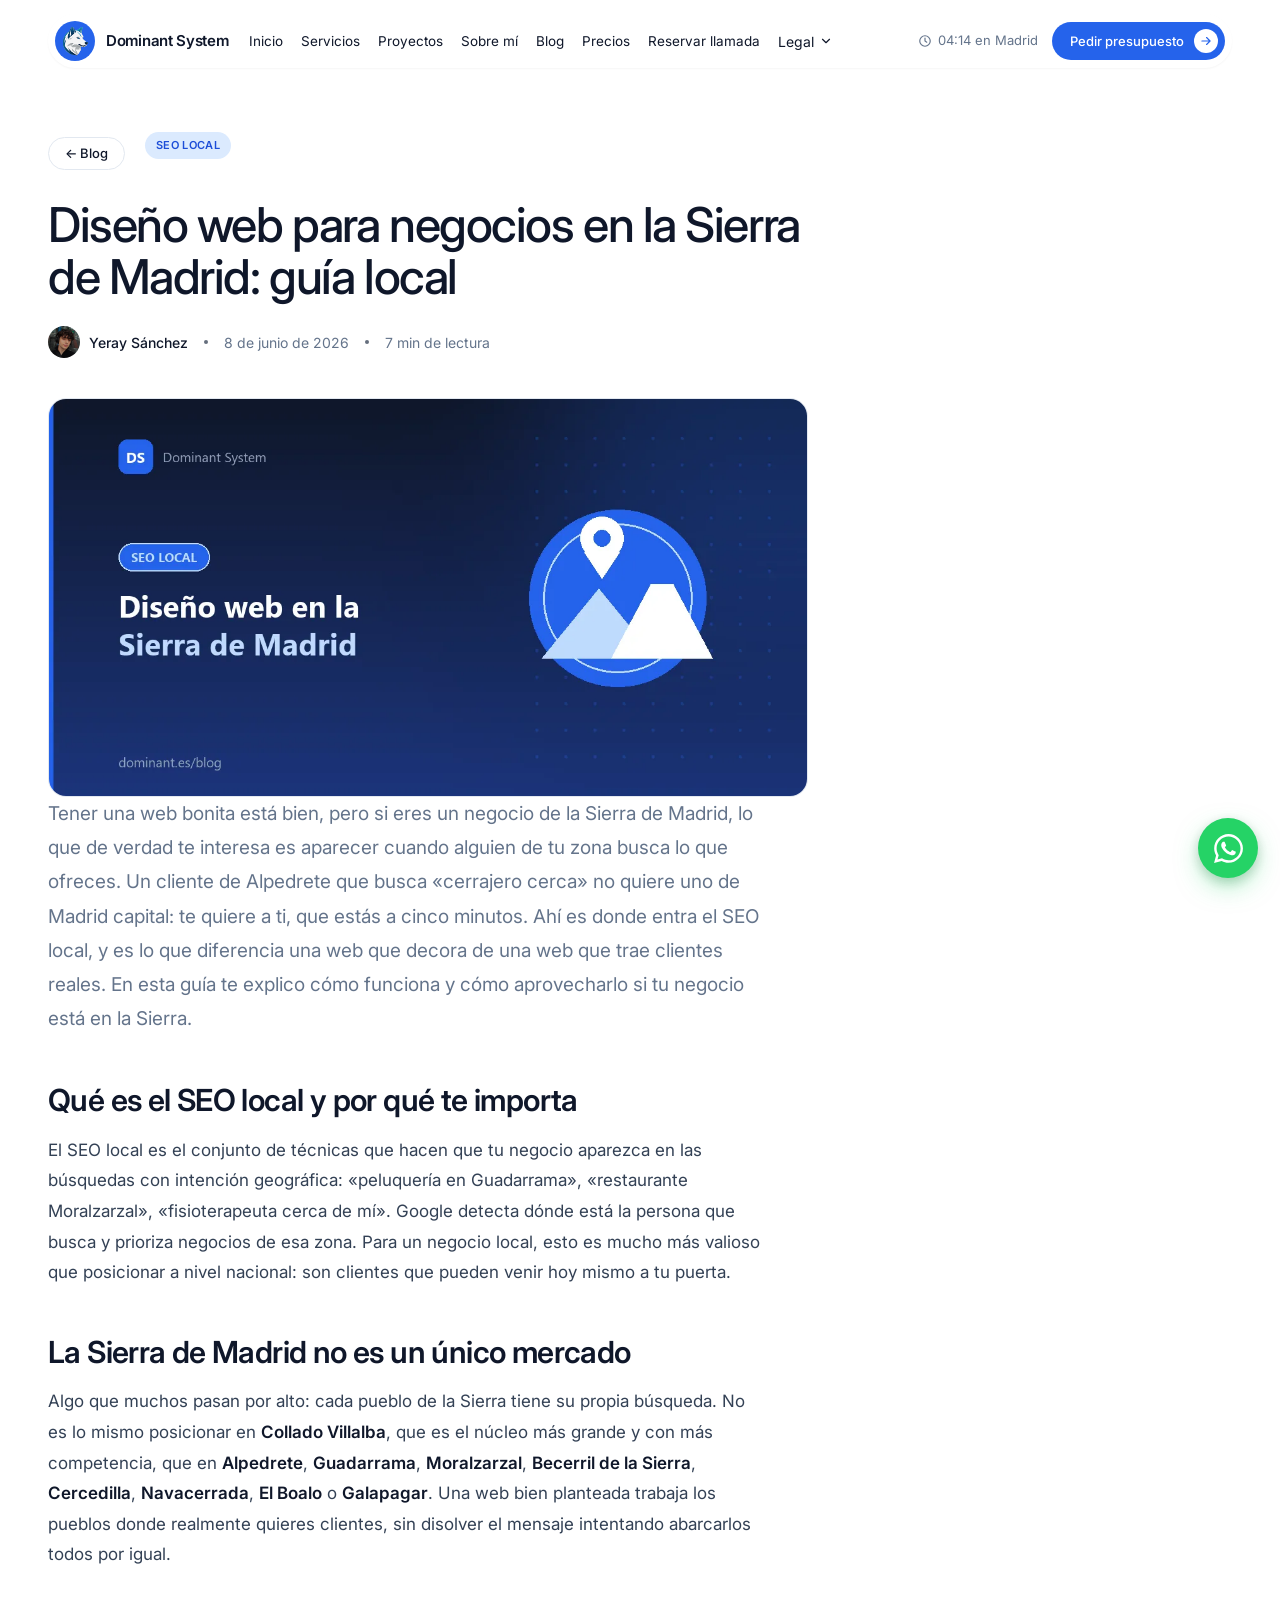
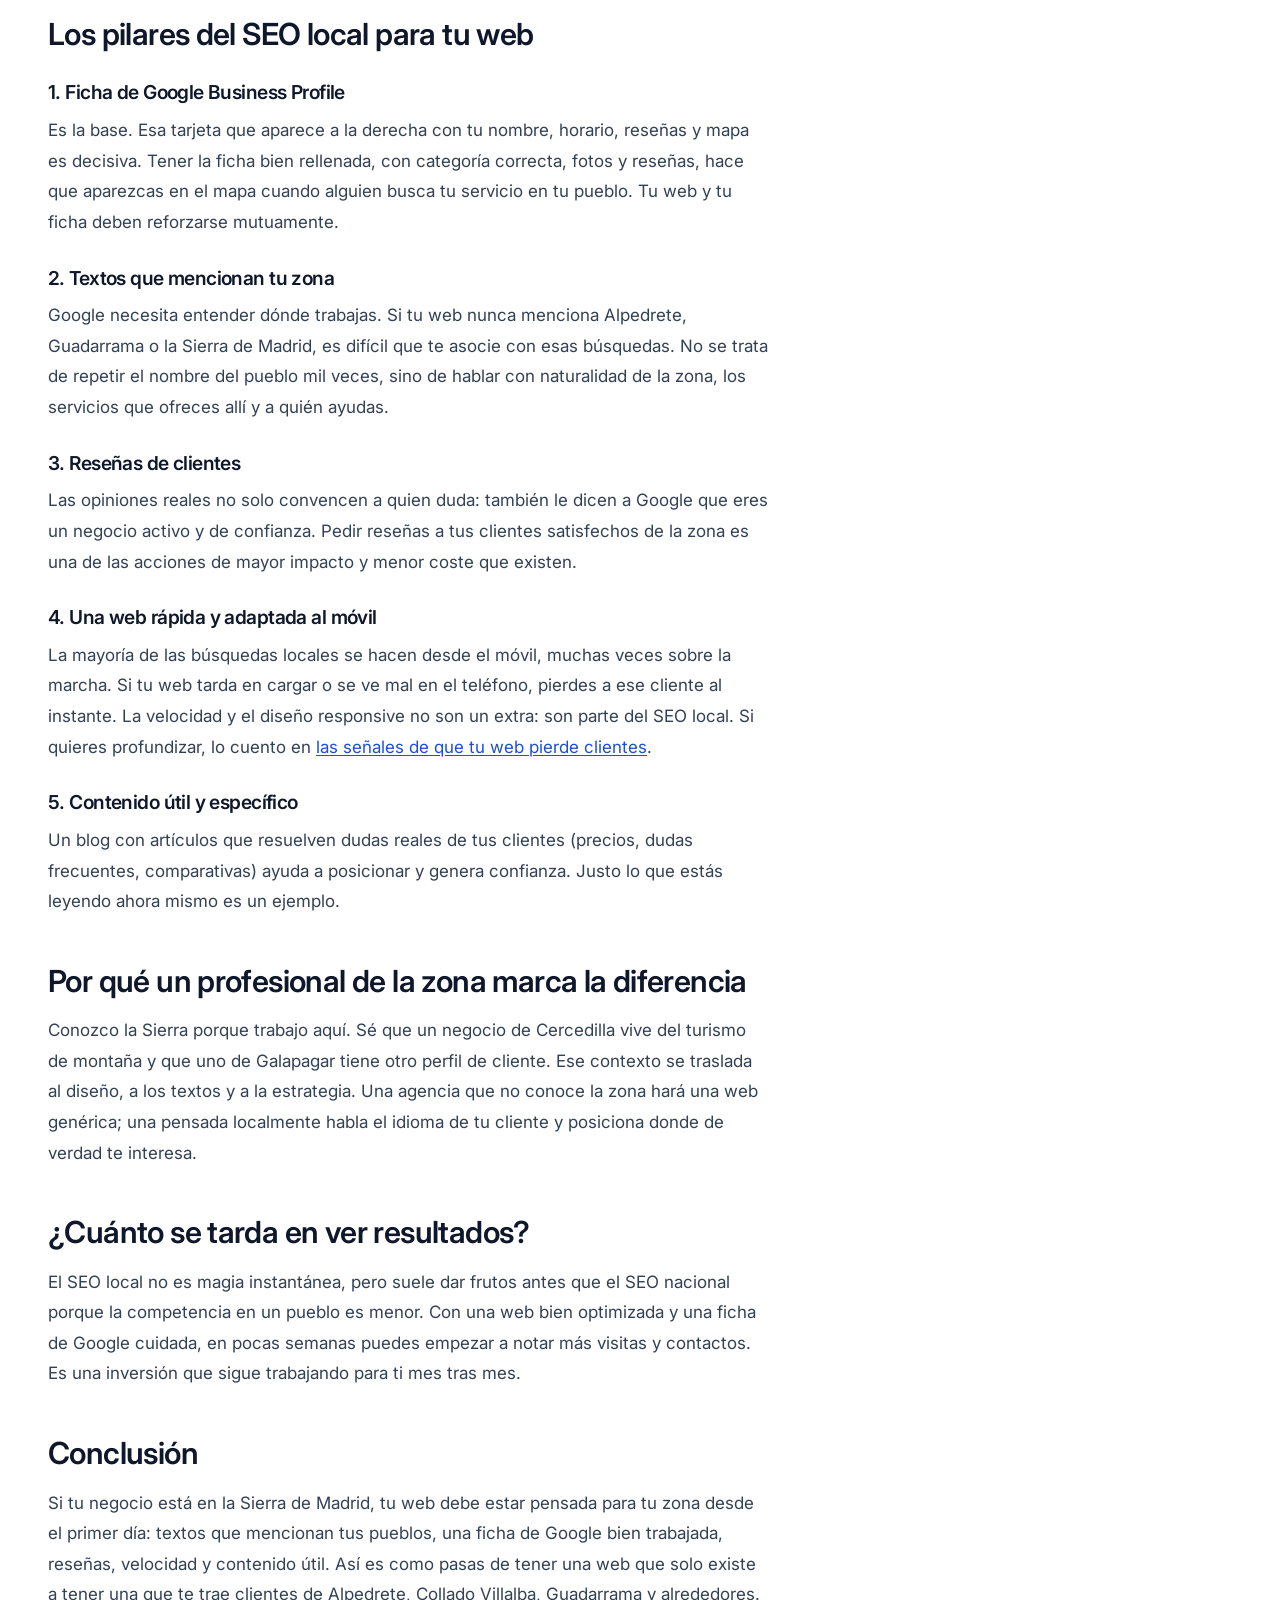
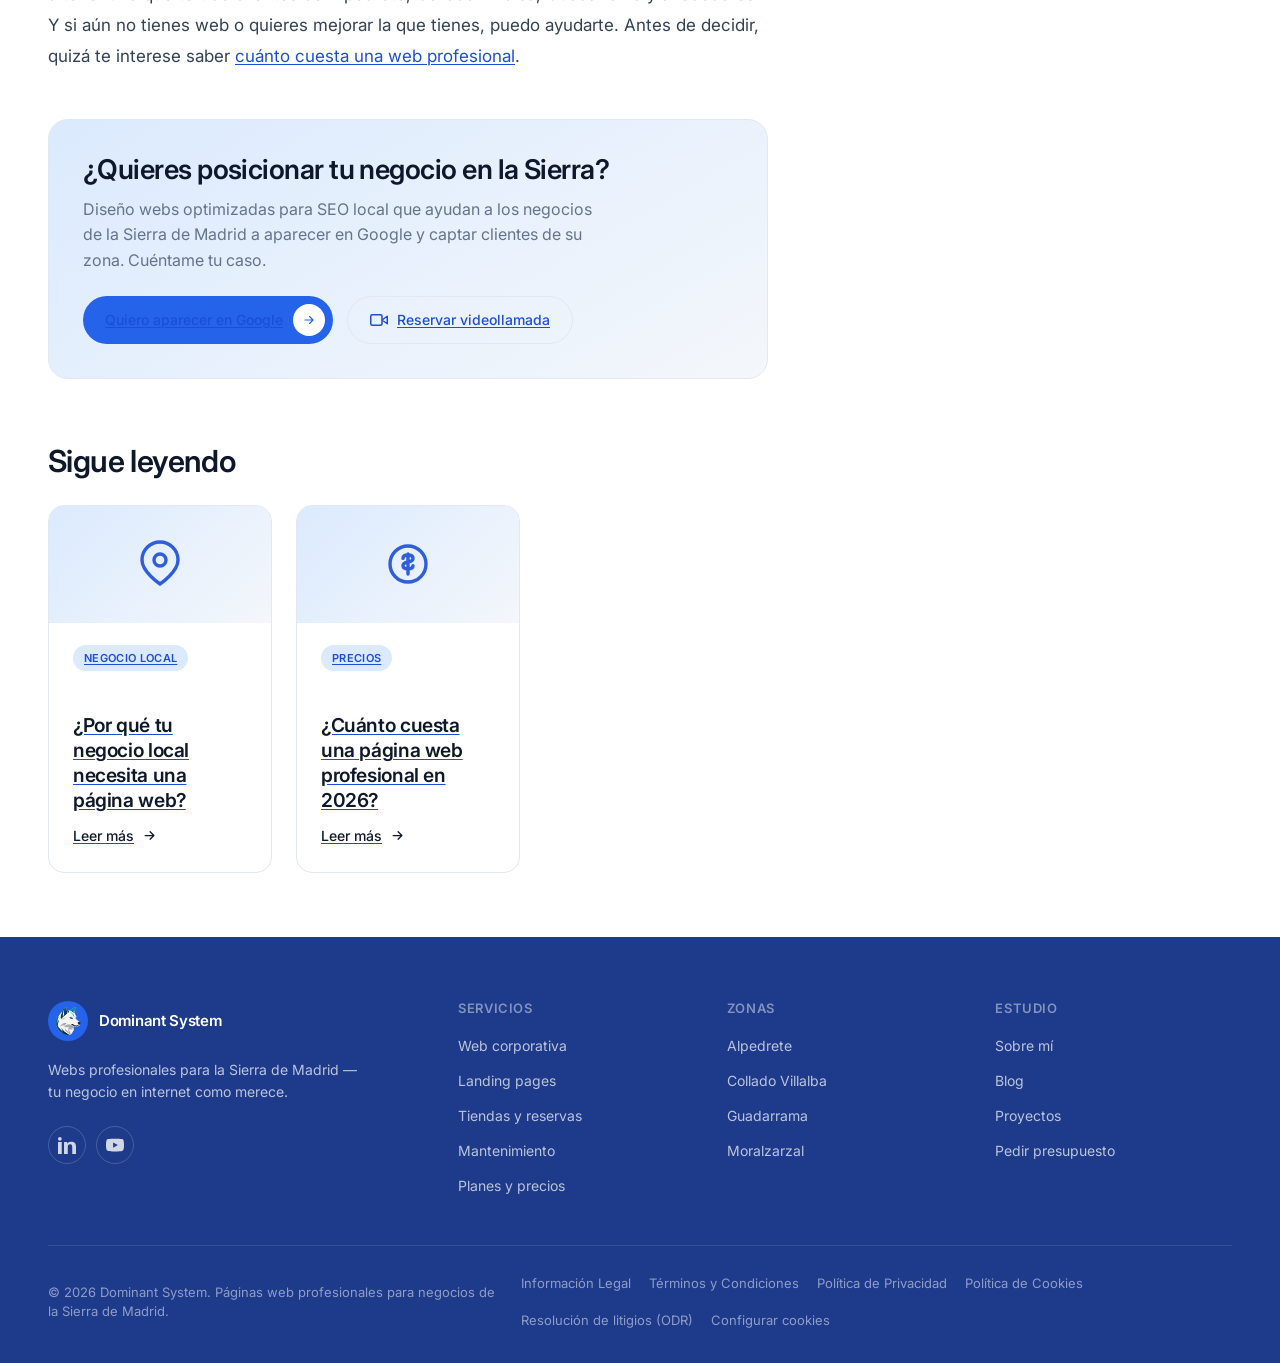
<file: blog/diseno-web-sierra-de-madrid.html>
<!DOCTYPE html>
<html lang="es">
<head>
  <meta charset="UTF-8" />
  <meta name="viewport" content="width=device-width, initial-scale=1.0" />
  <link rel="icon" type="image/svg+xml" href="../assets/favicon.svg" />
  <title>Diseño web para negocios en la Sierra de Madrid: guía local | Dominant System</title>
  <meta name="description" content="Guía de diseño web y SEO local para negocios de la Sierra de Madrid: Alpedrete, Collado Villalba, Guadarrama, Moralzarzal y más. Aparece en Google en tu zona." />
  <link rel="canonical" href="https://dominant.es/blog/diseno-web-sierra-de-madrid.html" />
  <meta property="og:type" content="article" />
  <meta property="og:url" content="https://dominant.es/blog/diseno-web-sierra-de-madrid.html" />
  <meta property="og:title" content="Diseño web para negocios en la Sierra de Madrid: guía local" />
  <meta property="og:description" content="Por qué el SEO local importa para un negocio de la Sierra de Madrid y cómo aprovecharlo en Alpedrete, Collado Villalba, Guadarrama o Moralzarzal." />
  <meta property="og:image" content="https://dominant.es/assets/blog/diseno-web-sierra-de-madrid.png" />
  <meta property="og:locale" content="es_ES" />
  <meta property="og:site_name" content="Dominant System" />
  <meta property="article:published_time" content="2026-06-08" />
  <meta property="article:author" content="Yeray Sánchez" />
  <meta name="twitter:card" content="summary_large_image" />
  <meta name="twitter:title" content="Diseño web para negocios en la Sierra de Madrid: guía local" />
  <meta name="twitter:description" content="Por qué el SEO local importa para un negocio de la Sierra de Madrid y cómo aprovecharlo." />
  <meta name="twitter:image" content="https://dominant.es/assets/blog/diseno-web-sierra-de-madrid.png" />
  <link rel="stylesheet" href="../assets/styles.css" />
</head>
<body>

  <!-- ============ NAV ============ -->
  <div class="nav-wrap">
    <div class="container">
      <nav class="nav-pill" aria-label="Principal">
        <div class="nav-left">
          <a href="../index.html" class="logo" aria-label="Dominant System inicio">
            <img src="../assets/favicon.svg" class="logo-mark" alt="" />
            <span class="logo-word">Dominant System</span>
          </a>
          <div class="nav-links">
            <a href="../index.html">Inicio</a>
            <a href="../index.html#servicios">Servicios</a>
            <a href="../index.html#proyectos">Proyectos</a>
            <a href="../sobre-mi.html">Sobre mí</a>
            <a href="../blog.html">Blog</a>
            <a href="../precios.html">Precios</a>
            <a href="../index.html#reservar">Reservar llamada</a>
            <div class="nav-dropdown" data-dropdown>
              <button type="button" class="nav-dropdown-trigger" aria-expanded="false" aria-haspopup="true">Legal<svg class="nav-caret" viewBox="0 0 24 24" fill="none" stroke="currentColor" stroke-width="2" stroke-linecap="round" stroke-linejoin="round"><path d="M6 9l6 6 6-6"/></svg></button>
              <div class="nav-dropdown-menu" role="menu">
                <a href="../privacidad.html" role="menuitem">Política de Privacidad</a>
                <a href="../cookies.html" role="menuitem">Política de Cookies</a>
                <a href="../terminos.html" role="menuitem">Términos y Condiciones</a>
                <a href="../aviso-legal.html" role="menuitem">Aviso Legal</a>
              </div>
            </div>
          </div>
        </div>
        <div class="nav-right">
          <span class="nav-status">Disponible para proyectos 2026</span>
          <span class="nav-clock"><svg viewBox="0 0 24 24" fill="none" stroke="currentColor" stroke-width="2" stroke-linecap="round" stroke-linejoin="round"><circle cx="12" cy="12" r="9"/><path d="M12 7v5l3 2"/></svg><span data-clock>—</span></span>
          <a href="../index.html#contacto" class="btn btn-dark">
            <span class="btn-roll"><span>Pedir presupuesto</span><span>Pedir presupuesto</span></span>
            <span class="btn-arrow"><svg viewBox="0 0 24 24" fill="none" stroke="currentColor" stroke-width="2" stroke-linecap="round" stroke-linejoin="round"><path d="M5 12h14M13 6l6 6-6 6"/></svg></span>
          </a>
        </div>
        <button class="nav-toggle" data-menu-open aria-label="Abrir menú">
          <svg viewBox="0 0 24 24" fill="none" stroke="currentColor" stroke-width="2" stroke-linecap="round" stroke-linejoin="round"><path d="M3 6h18M3 12h18M3 18h18"/></svg>
        </button>
      </nav>
    </div>
  </div>

  <!-- ============ MOBILE MENU ============ -->
  <div class="mobile-menu" aria-hidden="true">
    <div class="mobile-backdrop" data-menu-close></div>
    <div class="mobile-sheet">
      <div style="display:flex; align-items:center; justify-content:space-between;">
        <span class="mobile-time"><svg viewBox="0 0 24 24" fill="none" stroke="currentColor" stroke-width="2" stroke-linecap="round" stroke-linejoin="round"><circle cx="12" cy="12" r="9"/><path d="M12 7v5l3 2"/></svg><span data-clock>—</span></span>
        <button class="nav-toggle" data-menu-close aria-label="Cerrar menú">
          <svg viewBox="0 0 24 24" fill="none" stroke="currentColor" stroke-width="2" stroke-linecap="round" stroke-linejoin="round"><path d="M18 6 6 18M6 6l12 12"/></svg>
        </button>
      </div>
      <div class="mobile-nav-links">
        <a href="../index.html">Inicio</a>
        <a href="../index.html#servicios">Servicios</a>
        <a href="../index.html#proyectos">Proyectos</a>
        <a href="../index.html#nosotros">Nosotros</a>
        <a href="../sobre-mi.html">Sobre mí</a>
        <a href="../blog.html">Blog</a>
        <a href="../precios.html">Precios</a>
        <a href="../index.html#reservar">Reservar llamada</a>
        <div class="mobile-legal" data-mobile-legal>
          <button type="button" class="mobile-legal-trigger" aria-expanded="false">Legal<svg class="nav-caret" viewBox="0 0 24 24" fill="none" stroke="currentColor" stroke-width="2" stroke-linecap="round" stroke-linejoin="round"><path d="M6 9l6 6 6-6"/></svg></button>
          <div class="mobile-legal-menu"><div>
            <a href="../privacidad.html">Política de Privacidad</a>
            <a href="../cookies.html">Política de Cookies</a>
            <a href="../terminos.html">Términos y Condiciones</a>
            <a href="../aviso-legal.html">Aviso Legal</a>
          </div></div>
        </div>
      </div>
      <a href="../index.html#contacto" class="btn btn-orange btn-block" data-menu-close>
        <span class="btn-roll"><span>Empezar un proyecto</span><span>Empezar un proyecto</span></span>
        <span class="btn-arrow"><svg viewBox="0 0 24 24" fill="none" stroke="currentColor" stroke-width="2" stroke-linecap="round" stroke-linejoin="round"><path d="M5 12h14M13 6l6 6-6 6"/></svg></span>
      </a>
    </div>
  </div>

  <!-- ============ ARTÍCULO ============ -->
  <article class="section section-white article-hero" data-hero>
    <div class="container">
      <div class="article-head">
        <div class="badge-row reveal"><a href="../blog.html" class="badge-pill" style="text-decoration:none;">← Blog</a> <span class="tag" style="margin-left:8px;">SEO local</span></div>
        <h1 class="reveal">Diseño web para negocios en la Sierra de Madrid: guía local</h1>
        <div class="article-meta reveal">
          <span class="author"><img src="../assets/yeray.jpg" alt="Yeray Sánchez" width="32" height="32" loading="lazy" /> Yeray Sánchez</span>
          <span class="dot"></span>
          <span>8 de junio de 2026</span>
          <span class="dot"></span>
          <span>7 min de lectura</span>
        </div>
      </div>
    </div>
  </article>

  <section class="section section-white" style="padding-top:24px; padding-bottom:64px;">
    <div class="container">
      <div class="article-cover reveal">
        <picture>
          <source srcset="../assets/blog/diseno-web-sierra-de-madrid.webp" type="image/webp">
          <img src="../assets/blog/diseno-web-sierra-de-madrid.png" alt="Ilustración: diseño web en la Sierra de Madrid, con montañas y un pin de ubicación" width="1200" height="630" decoding="async">
        </picture>
      </div>
      <div class="article-body reveal">
        <p class="article-lead">Tener una web bonita está bien, pero si eres un negocio de la Sierra de Madrid, lo que de verdad te interesa es aparecer cuando alguien de tu zona busca lo que ofreces. Un cliente de Alpedrete que busca «cerrajero cerca» no quiere uno de Madrid capital: te quiere a ti, que estás a cinco minutos. Ahí es donde entra el SEO local, y es lo que diferencia una web que decora de una web que trae clientes reales. En esta guía te explico cómo funciona y cómo aprovecharlo si tu negocio está en la Sierra.</p>

        <h2>Qué es el SEO local y por qué te importa</h2>
        <p>El SEO local es el conjunto de técnicas que hacen que tu negocio aparezca en las búsquedas con intención geográfica: «peluquería en Guadarrama», «restaurante Moralzarzal», «fisioterapeuta cerca de mí». Google detecta dónde está la persona que busca y prioriza negocios de esa zona. Para un negocio local, esto es mucho más valioso que posicionar a nivel nacional: son clientes que pueden venir hoy mismo a tu puerta.</p>

        <h2>La Sierra de Madrid no es un único mercado</h2>
        <p>Algo que muchos pasan por alto: cada pueblo de la Sierra tiene su propia búsqueda. No es lo mismo posicionar en <strong>Collado Villalba</strong>, que es el núcleo más grande y con más competencia, que en <strong>Alpedrete</strong>, <strong>Guadarrama</strong>, <strong>Moralzarzal</strong>, <strong>Becerril de la Sierra</strong>, <strong>Cercedilla</strong>, <strong>Navacerrada</strong>, <strong>El Boalo</strong> o <strong>Galapagar</strong>. Una web bien planteada trabaja los pueblos donde realmente quieres clientes, sin disolver el mensaje intentando abarcarlos todos por igual.</p>

        <h2>Los pilares del SEO local para tu web</h2>

        <h3>1. Ficha de Google Business Profile</h3>
        <p>Es la base. Esa tarjeta que aparece a la derecha con tu nombre, horario, reseñas y mapa es decisiva. Tener la ficha bien rellenada, con categoría correcta, fotos y reseñas, hace que aparezcas en el mapa cuando alguien busca tu servicio en tu pueblo. Tu web y tu ficha deben reforzarse mutuamente.</p>

        <h3>2. Textos que mencionan tu zona</h3>
        <p>Google necesita entender dónde trabajas. Si tu web nunca menciona Alpedrete, Guadarrama o la Sierra de Madrid, es difícil que te asocie con esas búsquedas. No se trata de repetir el nombre del pueblo mil veces, sino de hablar con naturalidad de la zona, los servicios que ofreces allí y a quién ayudas.</p>

        <h3>3. Reseñas de clientes</h3>
        <p>Las opiniones reales no solo convencen a quien duda: también le dicen a Google que eres un negocio activo y de confianza. Pedir reseñas a tus clientes satisfechos de la zona es una de las acciones de mayor impacto y menor coste que existen.</p>

        <h3>4. Una web rápida y adaptada al móvil</h3>
        <p>La mayoría de las búsquedas locales se hacen desde el móvil, muchas veces sobre la marcha. Si tu web tarda en cargar o se ve mal en el teléfono, pierdes a ese cliente al instante. La velocidad y el diseño responsive no son un extra: son parte del SEO local. Si quieres profundizar, lo cuento en <a href="senales-web-pierde-clientes.html">las señales de que tu web pierde clientes</a>.</p>

        <h3>5. Contenido útil y específico</h3>
        <p>Un blog con artículos que resuelven dudas reales de tus clientes (precios, dudas frecuentes, comparativas) ayuda a posicionar y genera confianza. Justo lo que estás leyendo ahora mismo es un ejemplo.</p>

        <h2>Por qué un profesional de la zona marca la diferencia</h2>
        <p>Conozco la Sierra porque trabajo aquí. Sé que un negocio de Cercedilla vive del turismo de montaña y que uno de Galapagar tiene otro perfil de cliente. Ese contexto se traslada al diseño, a los textos y a la estrategia. Una agencia que no conoce la zona hará una web genérica; una pensada localmente habla el idioma de tu cliente y posiciona donde de verdad te interesa.</p>

        <h2>¿Cuánto se tarda en ver resultados?</h2>
        <p>El SEO local no es magia instantánea, pero suele dar frutos antes que el SEO nacional porque la competencia en un pueblo es menor. Con una web bien optimizada y una ficha de Google cuidada, en pocas semanas puedes empezar a notar más visitas y contactos. Es una inversión que sigue trabajando para ti mes tras mes.</p>

        <h2>Conclusión</h2>
        <p>Si tu negocio está en la Sierra de Madrid, tu web debe estar pensada para tu zona desde el primer día: textos que mencionan tus pueblos, una ficha de Google bien trabajada, reseñas, velocidad y contenido útil. Así es como pasas de tener una web que solo existe a tener una que te trae clientes de Alpedrete, Collado Villalba, Guadarrama y alrededores. Y si aún no tienes web o quieres mejorar la que tienes, puedo ayudarte. Antes de decidir, quizá te interese saber <a href="cuanto-cuesta-una-web.html">cuánto cuesta una web profesional</a>.</p>

        <div class="article-cta">
          <h2>¿Quieres posicionar tu negocio en la Sierra?</h2>
          <p>Diseño webs optimizadas para SEO local que ayudan a los negocios de la Sierra de Madrid a aparecer en Google y captar clientes de su zona. Cuéntame tu caso.</p>
          <div class="article-cta-btns">
            <a href="../index.html#contacto" class="btn btn-orange">
              <span class="btn-roll"><span>Quiero aparecer en Google</span><span>Quiero aparecer en Google</span></span>
              <span class="btn-arrow"><svg viewBox="0 0 24 24" fill="none" stroke="currentColor" stroke-width="2" stroke-linecap="round" stroke-linejoin="round"><path d="M5 12h14M13 6l6 6-6 6"/></svg></span>
            </a>
            <a href="../index.html#reservar" class="btn btn-ghost btn-ghost-cal">
              <svg viewBox="0 0 24 24" fill="none" stroke="currentColor" stroke-width="2" stroke-linecap="round" stroke-linejoin="round"><path d="M23 7l-7 5 7 5V7z"/><rect x="1" y="5" width="15" height="14" rx="2" ry="2"/></svg>
              Reservar videollamada
            </a>
          </div>
        </div>
      </div>

      <div class="article-body article-related reveal" style="margin-top:64px;">
        <h2>Sigue leyendo</h2>
        <div class="blog-grid">
          <a href="por-que-tu-negocio-necesita-web.html" class="card card-hover post-card">
            <span class="post-thumb"><svg viewBox="0 0 24 24" fill="none" stroke="currentColor" stroke-width="1.7" stroke-linecap="round" stroke-linejoin="round"><path d="M21 10c0 6-9 12-9 12s-9-6-9-12a9 9 0 0 1 18 0z"/><circle cx="12" cy="10" r="3"/></svg></span>
            <div class="post-body">
              <div class="post-meta"><span class="tag">Negocio local</span></div>
              <h3>¿Por qué tu negocio local necesita una página web?</h3>
              <span class="read-more">Leer más <svg viewBox="0 0 24 24" fill="none" stroke="currentColor" stroke-width="2" stroke-linecap="round" stroke-linejoin="round"><path d="M5 12h14M13 6l6 6-6 6"/></svg></span>
            </div>
          </a>
          <a href="cuanto-cuesta-una-web.html" class="card card-hover post-card">
            <span class="post-thumb"><svg viewBox="0 0 24 24" fill="none" stroke="currentColor" stroke-width="1.7" stroke-linecap="round" stroke-linejoin="round"><circle cx="12" cy="12" r="9"/><path d="M12 7v10M9.5 9.2c0-1 .9-1.7 2.5-1.7s2.5.7 2.5 1.7-1 1.5-2.5 1.8-2.5.8-2.5 1.8.9 1.7 2.5 1.7 2.5-.7 2.5-1.7"/></svg></span>
            <div class="post-body">
              <div class="post-meta"><span class="tag">Precios</span></div>
              <h3>¿Cuánto cuesta una página web profesional en 2026?</h3>
              <span class="read-more">Leer más <svg viewBox="0 0 24 24" fill="none" stroke="currentColor" stroke-width="2" stroke-linecap="round" stroke-linejoin="round"><path d="M5 12h14M13 6l6 6-6 6"/></svg></span>
            </div>
          </a>
        </div>
      </div>
    </div>
  </section>

  <!-- ============ FOOTER ============ -->
  <footer class="footer">
    <div class="container">
      <div class="footer-top">
        <div class="footer-brand">
          <a href="../index.html" class="logo"><img src="../assets/favicon.svg" class="logo-mark" alt="" /><span class="logo-word">Dominant System</span></a>
          <p class="footer-tagline">Webs profesionales para la Sierra de Madrid — tu negocio en internet como merece.</p>
          <div class="footer-social">
            <a href="https://www.linkedin.com/in/yeraysanchezdev/" target="_blank" rel="noopener" aria-label="LinkedIn"><svg viewBox="0 0 24 24" fill="currentColor"><path d="M4.98 3.5A2.5 2.5 0 1 1 0 3.5a2.5 2.5 0 0 1 4.98 0zM0 8h5v16H0V8zm7.5 0h4.78v2.2h.07c.67-1.2 2.3-2.46 4.73-2.46C22.4 7.74 24 10.1 24 14.6V24h-5v-8.3c0-2-.04-4.55-2.77-4.55-2.77 0-3.2 2.16-3.2 4.4V24h-5V8z"/></svg></a>
            <a href="https://www.youtube.com/@YeraysanchezDev" target="_blank" rel="noopener" aria-label="YouTube"><svg viewBox="0 0 24 24" fill="currentColor"><path d="M23.5 6.2a3 3 0 0 0-2.1-2.1C19.5 3.5 12 3.5 12 3.5s-7.5 0-9.4.6A3 3 0 0 0 .5 6.2 31 31 0 0 0 0 12a31 31 0 0 0 .5 5.8 3 3 0 0 0 2.1 2.1c1.9.6 9.4.6 9.4.6s7.5 0 9.4-.6a3 3 0 0 0 2.1-2.1A31 31 0 0 0 24 12a31 31 0 0 0-.5-5.8zM9.5 15.5v-7l6.3 3.5-6.3 3.5z"/></svg></a>
          </div>
        </div>
        <div class="footer-col">
          <h2>Servicios</h2>
          <ul>
            <li><a href="../index.html#servicios">Web corporativa</a></li>
            <li><a href="../index.html#servicios">Landing pages</a></li>
            <li><a href="../index.html#servicios">Tiendas y reservas</a></li>
            <li><a href="../index.html#servicios">Mantenimiento</a></li>
            <li><a href="../precios.html">Planes y precios</a></li>
          </ul>
        </div>
        <div class="footer-col">
          <h2>Zonas</h2>
          <ul>
            <li><a href="../index.html#contacto">Alpedrete</a></li>
            <li><a href="../index.html#contacto">Collado Villalba</a></li>
            <li><a href="../index.html#contacto">Guadarrama</a></li>
            <li><a href="../index.html#contacto">Moralzarzal</a></li>
          </ul>
        </div>
        <div class="footer-col">
          <h2>Estudio</h2>
          <ul>
            <li><a href="../sobre-mi.html">Sobre mí</a></li>
            <li><a href="../blog.html">Blog</a></li>
            <li><a href="../index.html#proyectos">Proyectos</a></li>
            <li><a href="../index.html#contacto">Pedir presupuesto</a></li>
          </ul>
        </div>
      </div>
      <div class="footer-bottom">
        <span>© 2026 Dominant System. Páginas web profesionales para negocios de la Sierra de Madrid.</span>
        <div class="footer-legal">
          <a href="../aviso-legal.html">Información Legal</a>
          <a href="../terminos.html">Términos y Condiciones</a>
          <a href="../privacidad.html">Política de Privacidad</a>
          <a href="../cookies.html">Política de Cookies</a>
          <a href="https://ec.europa.eu/consumers/odr" target="_blank" rel="noopener">Resolución de litigios (ODR)</a>
          <a href="#" data-cookie-settings>Configurar cookies</a>
        </div>
      </div>
    </div>
  </footer>

  <!-- ============ WHATSAPP FLOTANTE ============ -->
  <a class="wa-float" href="https://wa.me/34644970503?text=Hola%2C%20me%20gustar%C3%ADa%20informaci%C3%B3n%20sobre%20una%20web." target="_blank" rel="noopener" aria-label="Contactar por WhatsApp">
    <svg viewBox="0 0 448 512" fill="currentColor" aria-hidden="true" focusable="false"><path d="M380.9 97.1C339 55.1 283.2 32 223.9 32c-122.4 0-222 99.6-222 222 0 39.1 10.2 77.3 29.6 111L0 480l117.7-30.9c32.4 17.7 68.9 27 106.1 27h.1c122.3 0 224.1-99.6 224.1-222 0-59.3-25.2-115-67.1-157zM223.9 438.6c-33.2 0-65.7-8.9-94-25.7l-6.7-4-69.8 18.3L72 359.2l-4.4-7c-18.5-29.4-28.2-63.3-28.2-98.2 0-101.7 82.8-184.5 184.6-184.5 49.3 0 95.6 19.2 130.4 54.1 34.8 34.9 56.2 81.2 56.1 130.5 0 101.8-84.9 184.6-186.6 184.6zm101.2-138.2c-5.5-2.8-32.8-16.2-37.9-18-5.1-1.9-8.8-2.8-12.5 2.8-3.7 5.6-14.3 18-17.6 21.8-3.2 3.7-6.5 4.2-12 1.4-32.6-16.3-54-29.1-75.5-66-5.7-9.8 5.7-9.1 16.3-30.3 1.8-3.7.9-6.9-.5-9.7-1.4-2.8-12.5-30.1-17.1-41.2-4.5-10.8-9.1-9.3-12.5-9.5-3.2-.2-6.9-.2-10.6-.2-3.7 0-9.7 1.4-14.8 6.9-5.1 5.6-19.4 19-19.4 46.3 0 27.3 19.9 53.7 22.6 57.4 2.8 3.7 39.1 59.7 94.8 83.8 35.2 15.2 49 16.5 66.6 13.9 10.7-1.6 32.8-13.4 37.4-26.4 4.6-13 4.6-24.1 3.2-26.4-1.3-2.3-5-3.7-10.5-6.5z"/></svg>
  </a>

  <script src="../assets/main.js"></script>
  <script src="../assets/cookies.js"></script>
  <script type="application/ld+json">
  {
    "@context": "https://schema.org",
    "@type": "BlogPosting",
    "mainEntityOfPage": { "@type": "WebPage", "@id": "https://dominant.es/blog/diseno-web-sierra-de-madrid.html" },
    "headline": "Diseño web para negocios en la Sierra de Madrid: guía local",
    "description": "Por qué el SEO local importa para un negocio de la Sierra de Madrid y cómo aprovecharlo en Alpedrete, Collado Villalba, Guadarrama o Moralzarzal.",
    "image": "https://dominant.es/assets/blog/diseno-web-sierra-de-madrid.png",
    "datePublished": "2026-06-08",
    "dateModified": "2026-06-08",
    "inLanguage": "es-ES",
    "author": { "@type": "Person", "name": "Yeray Sánchez", "url": "https://dominant.es/sobre-mi.html" },
    "publisher": {
      "@type": "Organization",
      "name": "Dominant System",
      "url": "https://dominant.es",
      "logo": { "@type": "ImageObject", "url": "https://dominant.es/assets/favicon.svg" }
    }
  }
  </script>
</body>
</html>
</file>
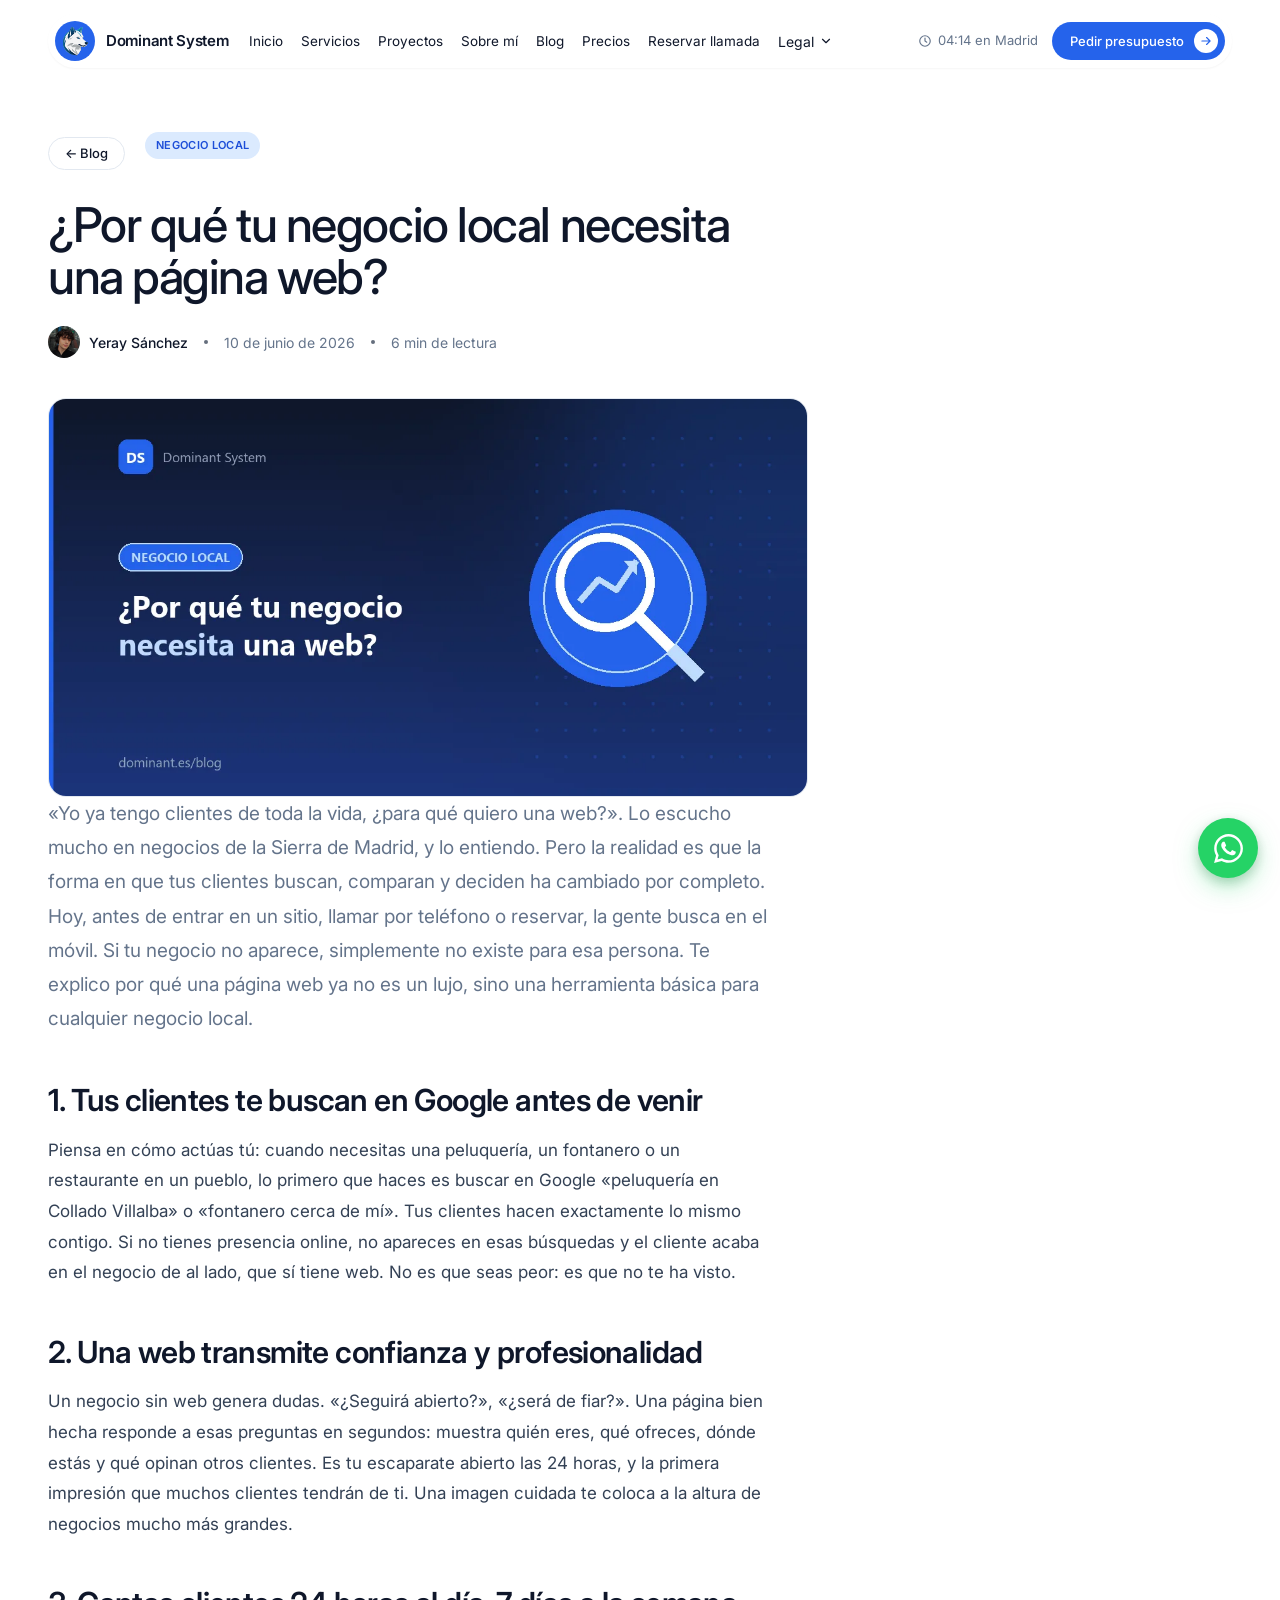
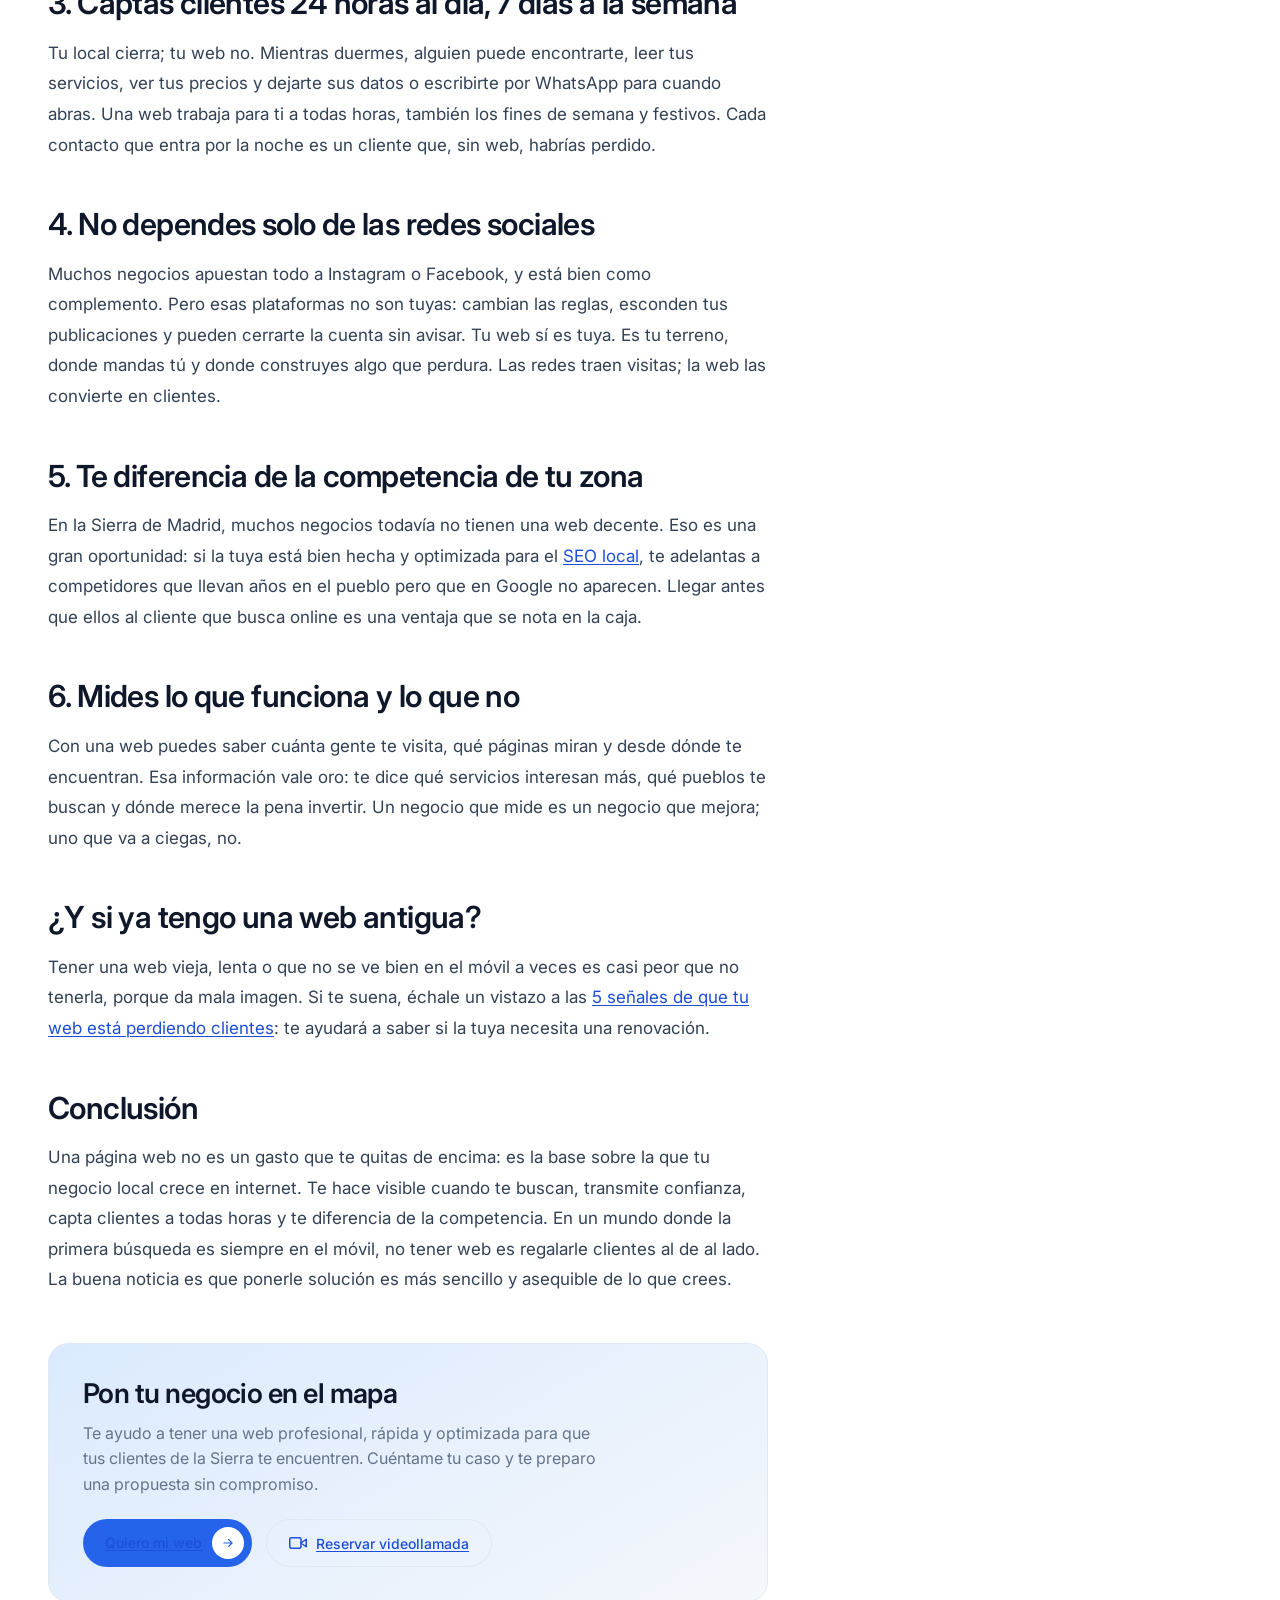
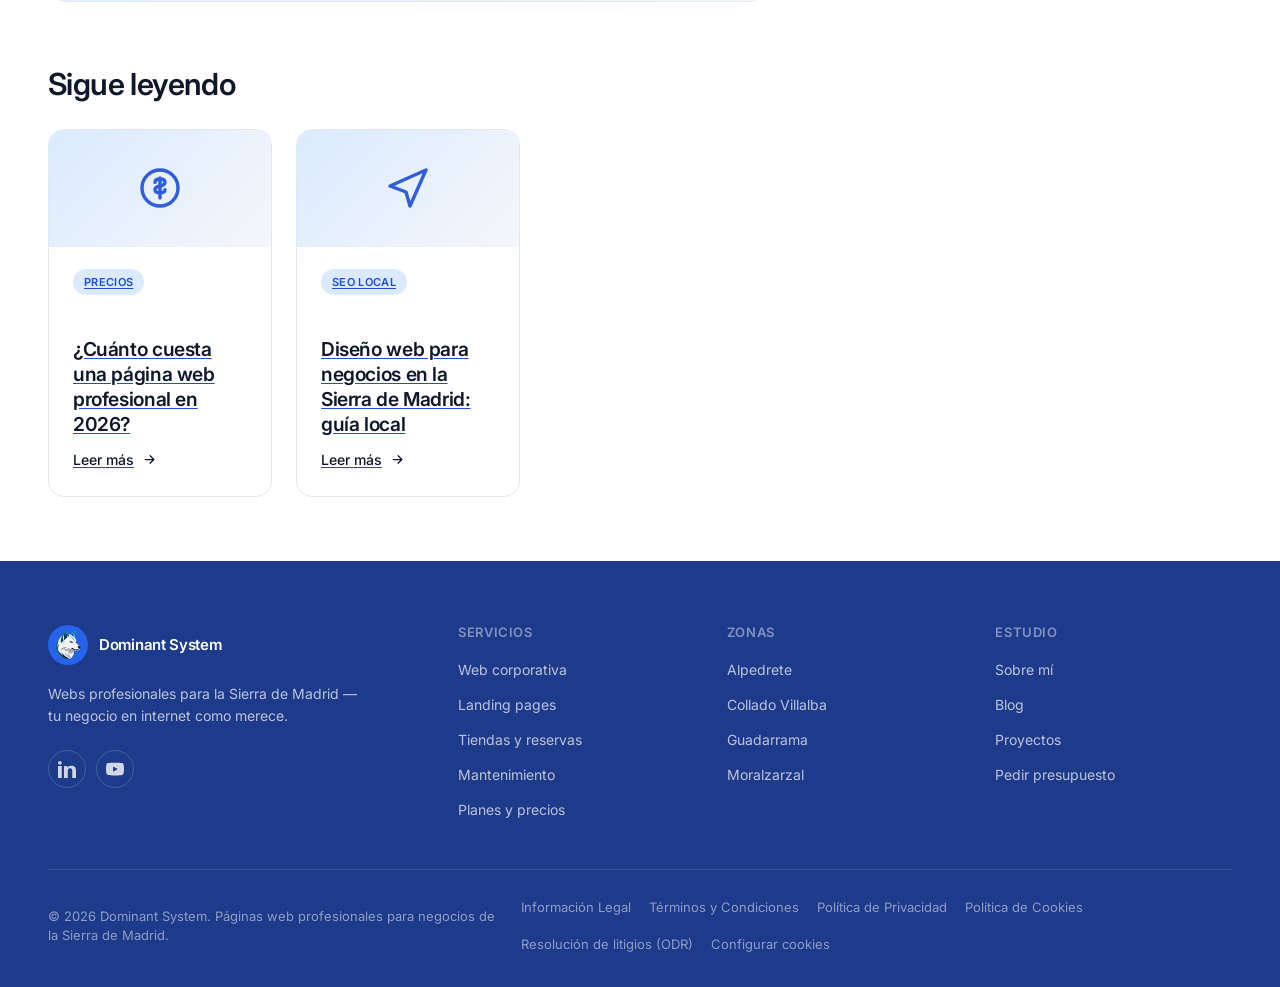
<file: blog/por-que-tu-negocio-necesita-web.html>
<!DOCTYPE html>
<html lang="es">
<head>
  <meta charset="UTF-8" />
  <meta name="viewport" content="width=device-width, initial-scale=1.0" />
  <link rel="icon" type="image/svg+xml" href="../assets/favicon.svg" />
  <title>¿Por qué tu negocio local necesita una página web? | Dominant System</title>
  <meta name="description" content="Visibilidad en Google, confianza, clientes que te encuentran 24/7 y ventaja sobre la competencia. Descubre por qué tu negocio de la Sierra de Madrid necesita una web." />
  <link rel="canonical" href="https://dominant.es/blog/por-que-tu-negocio-necesita-web.html" />
  <meta property="og:type" content="article" />
  <meta property="og:url" content="https://dominant.es/blog/por-que-tu-negocio-necesita-web.html" />
  <meta property="og:title" content="¿Por qué tu negocio local necesita una página web?" />
  <meta property="og:description" content="Visibilidad en Google, confianza, clientes 24/7 y ventaja sobre la competencia. Por qué tu negocio de la Sierra necesita una web." />
  <meta property="og:image" content="https://dominant.es/assets/blog/por-que-tu-negocio-necesita-web.png" />
  <meta property="og:locale" content="es_ES" />
  <meta property="og:site_name" content="Dominant System" />
  <meta property="article:published_time" content="2026-06-10" />
  <meta property="article:author" content="Yeray Sánchez" />
  <meta name="twitter:card" content="summary_large_image" />
  <meta name="twitter:title" content="¿Por qué tu negocio local necesita una página web?" />
  <meta name="twitter:description" content="Visibilidad en Google, confianza, clientes 24/7 y ventaja sobre la competencia." />
  <meta name="twitter:image" content="https://dominant.es/assets/blog/por-que-tu-negocio-necesita-web.png" />
  <link rel="stylesheet" href="../assets/styles.css" />
</head>
<body>

  <!-- ============ NAV ============ -->
  <div class="nav-wrap">
    <div class="container">
      <nav class="nav-pill" aria-label="Principal">
        <div class="nav-left">
          <a href="../index.html" class="logo" aria-label="Dominant System inicio">
            <img src="../assets/favicon.svg" class="logo-mark" alt="" />
            <span class="logo-word">Dominant System</span>
          </a>
          <div class="nav-links">
            <a href="../index.html">Inicio</a>
            <a href="../index.html#servicios">Servicios</a>
            <a href="../index.html#proyectos">Proyectos</a>
            <a href="../sobre-mi.html">Sobre mí</a>
            <a href="../blog.html">Blog</a>
            <a href="../precios.html">Precios</a>
            <a href="../index.html#reservar">Reservar llamada</a>
            <div class="nav-dropdown" data-dropdown>
              <button type="button" class="nav-dropdown-trigger" aria-expanded="false" aria-haspopup="true">Legal<svg class="nav-caret" viewBox="0 0 24 24" fill="none" stroke="currentColor" stroke-width="2" stroke-linecap="round" stroke-linejoin="round"><path d="M6 9l6 6 6-6"/></svg></button>
              <div class="nav-dropdown-menu" role="menu">
                <a href="../privacidad.html" role="menuitem">Política de Privacidad</a>
                <a href="../cookies.html" role="menuitem">Política de Cookies</a>
                <a href="../terminos.html" role="menuitem">Términos y Condiciones</a>
                <a href="../aviso-legal.html" role="menuitem">Aviso Legal</a>
              </div>
            </div>
          </div>
        </div>
        <div class="nav-right">
          <span class="nav-status">Disponible para proyectos 2026</span>
          <span class="nav-clock"><svg viewBox="0 0 24 24" fill="none" stroke="currentColor" stroke-width="2" stroke-linecap="round" stroke-linejoin="round"><circle cx="12" cy="12" r="9"/><path d="M12 7v5l3 2"/></svg><span data-clock>—</span></span>
          <a href="../index.html#contacto" class="btn btn-dark">
            <span class="btn-roll"><span>Pedir presupuesto</span><span>Pedir presupuesto</span></span>
            <span class="btn-arrow"><svg viewBox="0 0 24 24" fill="none" stroke="currentColor" stroke-width="2" stroke-linecap="round" stroke-linejoin="round"><path d="M5 12h14M13 6l6 6-6 6"/></svg></span>
          </a>
        </div>
        <button class="nav-toggle" data-menu-open aria-label="Abrir menú">
          <svg viewBox="0 0 24 24" fill="none" stroke="currentColor" stroke-width="2" stroke-linecap="round" stroke-linejoin="round"><path d="M3 6h18M3 12h18M3 18h18"/></svg>
        </button>
      </nav>
    </div>
  </div>

  <!-- ============ MOBILE MENU ============ -->
  <div class="mobile-menu" aria-hidden="true">
    <div class="mobile-backdrop" data-menu-close></div>
    <div class="mobile-sheet">
      <div style="display:flex; align-items:center; justify-content:space-between;">
        <span class="mobile-time"><svg viewBox="0 0 24 24" fill="none" stroke="currentColor" stroke-width="2" stroke-linecap="round" stroke-linejoin="round"><circle cx="12" cy="12" r="9"/><path d="M12 7v5l3 2"/></svg><span data-clock>—</span></span>
        <button class="nav-toggle" data-menu-close aria-label="Cerrar menú">
          <svg viewBox="0 0 24 24" fill="none" stroke="currentColor" stroke-width="2" stroke-linecap="round" stroke-linejoin="round"><path d="M18 6 6 18M6 6l12 12"/></svg>
        </button>
      </div>
      <div class="mobile-nav-links">
        <a href="../index.html">Inicio</a>
        <a href="../index.html#servicios">Servicios</a>
        <a href="../index.html#proyectos">Proyectos</a>
        <a href="../index.html#nosotros">Nosotros</a>
        <a href="../sobre-mi.html">Sobre mí</a>
        <a href="../blog.html">Blog</a>
        <a href="../precios.html">Precios</a>
        <a href="../index.html#reservar">Reservar llamada</a>
        <div class="mobile-legal" data-mobile-legal>
          <button type="button" class="mobile-legal-trigger" aria-expanded="false">Legal<svg class="nav-caret" viewBox="0 0 24 24" fill="none" stroke="currentColor" stroke-width="2" stroke-linecap="round" stroke-linejoin="round"><path d="M6 9l6 6 6-6"/></svg></button>
          <div class="mobile-legal-menu"><div>
            <a href="../privacidad.html">Política de Privacidad</a>
            <a href="../cookies.html">Política de Cookies</a>
            <a href="../terminos.html">Términos y Condiciones</a>
            <a href="../aviso-legal.html">Aviso Legal</a>
          </div></div>
        </div>
      </div>
      <a href="../index.html#contacto" class="btn btn-orange btn-block" data-menu-close>
        <span class="btn-roll"><span>Empezar un proyecto</span><span>Empezar un proyecto</span></span>
        <span class="btn-arrow"><svg viewBox="0 0 24 24" fill="none" stroke="currentColor" stroke-width="2" stroke-linecap="round" stroke-linejoin="round"><path d="M5 12h14M13 6l6 6-6 6"/></svg></span>
      </a>
    </div>
  </div>

  <!-- ============ ARTÍCULO ============ -->
  <article class="section section-white article-hero" data-hero>
    <div class="container">
      <div class="article-head">
        <div class="badge-row reveal"><a href="../blog.html" class="badge-pill" style="text-decoration:none;">← Blog</a> <span class="tag" style="margin-left:8px;">Negocio local</span></div>
        <h1 class="reveal">¿Por qué tu negocio local necesita una página web?</h1>
        <div class="article-meta reveal">
          <span class="author"><img src="../assets/yeray.jpg" alt="Yeray Sánchez" width="32" height="32" loading="lazy" /> Yeray Sánchez</span>
          <span class="dot"></span>
          <span>10 de junio de 2026</span>
          <span class="dot"></span>
          <span>6 min de lectura</span>
        </div>
      </div>
    </div>
  </article>

  <section class="section section-white" style="padding-top:24px; padding-bottom:64px;">
    <div class="container">
      <div class="article-cover reveal">
        <picture>
          <source srcset="../assets/blog/por-que-tu-negocio-necesita-web.webp" type="image/webp">
          <img src="../assets/blog/por-que-tu-negocio-necesita-web.png" alt="Ilustración: por qué tu negocio necesita una web, con una lupa y una flecha de crecimiento" width="1200" height="630" decoding="async">
        </picture>
      </div>
      <div class="article-body reveal">
        <p class="article-lead">«Yo ya tengo clientes de toda la vida, ¿para qué quiero una web?». Lo escucho mucho en negocios de la Sierra de Madrid, y lo entiendo. Pero la realidad es que la forma en que tus clientes buscan, comparan y deciden ha cambiado por completo. Hoy, antes de entrar en un sitio, llamar por teléfono o reservar, la gente busca en el móvil. Si tu negocio no aparece, simplemente no existe para esa persona. Te explico por qué una página web ya no es un lujo, sino una herramienta básica para cualquier negocio local.</p>

        <h2>1. Tus clientes te buscan en Google antes de venir</h2>
        <p>Piensa en cómo actúas tú: cuando necesitas una peluquería, un fontanero o un restaurante en un pueblo, lo primero que haces es buscar en Google «peluquería en Collado Villalba» o «fontanero cerca de mí». Tus clientes hacen exactamente lo mismo contigo. Si no tienes presencia online, no apareces en esas búsquedas y el cliente acaba en el negocio de al lado, que sí tiene web. No es que seas peor: es que no te ha visto.</p>

        <h2>2. Una web transmite confianza y profesionalidad</h2>
        <p>Un negocio sin web genera dudas. «¿Seguirá abierto?», «¿será de fiar?». Una página bien hecha responde a esas preguntas en segundos: muestra quién eres, qué ofreces, dónde estás y qué opinan otros clientes. Es tu escaparate abierto las 24 horas, y la primera impresión que muchos clientes tendrán de ti. Una imagen cuidada te coloca a la altura de negocios mucho más grandes.</p>

        <h2>3. Captas clientes 24 horas al día, 7 días a la semana</h2>
        <p>Tu local cierra; tu web no. Mientras duermes, alguien puede encontrarte, leer tus servicios, ver tus precios y dejarte sus datos o escribirte por WhatsApp para cuando abras. Una web trabaja para ti a todas horas, también los fines de semana y festivos. Cada contacto que entra por la noche es un cliente que, sin web, habrías perdido.</p>

        <h2>4. No dependes solo de las redes sociales</h2>
        <p>Muchos negocios apuestan todo a Instagram o Facebook, y está bien como complemento. Pero esas plataformas no son tuyas: cambian las reglas, esconden tus publicaciones y pueden cerrarte la cuenta sin avisar. Tu web sí es tuya. Es tu terreno, donde mandas tú y donde construyes algo que perdura. Las redes traen visitas; la web las convierte en clientes.</p>

        <h2>5. Te diferencia de la competencia de tu zona</h2>
        <p>En la Sierra de Madrid, muchos negocios todavía no tienen una web decente. Eso es una gran oportunidad: si la tuya está bien hecha y optimizada para el <a href="diseno-web-sierra-de-madrid.html">SEO local</a>, te adelantas a competidores que llevan años en el pueblo pero que en Google no aparecen. Llegar antes que ellos al cliente que busca online es una ventaja que se nota en la caja.</p>

        <h2>6. Mides lo que funciona y lo que no</h2>
        <p>Con una web puedes saber cuánta gente te visita, qué páginas miran y desde dónde te encuentran. Esa información vale oro: te dice qué servicios interesan más, qué pueblos te buscan y dónde merece la pena invertir. Un negocio que mide es un negocio que mejora; uno que va a ciegas, no.</p>

        <h2>¿Y si ya tengo una web antigua?</h2>
        <p>Tener una web vieja, lenta o que no se ve bien en el móvil a veces es casi peor que no tenerla, porque da mala imagen. Si te suena, échale un vistazo a las <a href="senales-web-pierde-clientes.html">5 señales de que tu web está perdiendo clientes</a>: te ayudará a saber si la tuya necesita una renovación.</p>

        <h2>Conclusión</h2>
        <p>Una página web no es un gasto que te quitas de encima: es la base sobre la que tu negocio local crece en internet. Te hace visible cuando te buscan, transmite confianza, capta clientes a todas horas y te diferencia de la competencia. En un mundo donde la primera búsqueda es siempre en el móvil, no tener web es regalarle clientes al de al lado. La buena noticia es que ponerle solución es más sencillo y asequible de lo que crees.</p>

        <div class="article-cta">
          <h2>Pon tu negocio en el mapa</h2>
          <p>Te ayudo a tener una web profesional, rápida y optimizada para que tus clientes de la Sierra te encuentren. Cuéntame tu caso y te preparo una propuesta sin compromiso.</p>
          <div class="article-cta-btns">
            <a href="../index.html#contacto" class="btn btn-orange">
              <span class="btn-roll"><span>Quiero mi web</span><span>Quiero mi web</span></span>
              <span class="btn-arrow"><svg viewBox="0 0 24 24" fill="none" stroke="currentColor" stroke-width="2" stroke-linecap="round" stroke-linejoin="round"><path d="M5 12h14M13 6l6 6-6 6"/></svg></span>
            </a>
            <a href="../index.html#reservar" class="btn btn-ghost btn-ghost-cal">
              <svg viewBox="0 0 24 24" fill="none" stroke="currentColor" stroke-width="2" stroke-linecap="round" stroke-linejoin="round"><path d="M23 7l-7 5 7 5V7z"/><rect x="1" y="5" width="15" height="14" rx="2" ry="2"/></svg>
              Reservar videollamada
            </a>
          </div>
        </div>
      </div>

      <div class="article-body article-related reveal" style="margin-top:64px;">
        <h2>Sigue leyendo</h2>
        <div class="blog-grid">
          <a href="cuanto-cuesta-una-web.html" class="card card-hover post-card">
            <span class="post-thumb"><svg viewBox="0 0 24 24" fill="none" stroke="currentColor" stroke-width="1.7" stroke-linecap="round" stroke-linejoin="round"><circle cx="12" cy="12" r="9"/><path d="M12 7v10M9.5 9.2c0-1 .9-1.7 2.5-1.7s2.5.7 2.5 1.7-1 1.5-2.5 1.8-2.5.8-2.5 1.8.9 1.7 2.5 1.7 2.5-.7 2.5-1.7"/></svg></span>
            <div class="post-body">
              <div class="post-meta"><span class="tag">Precios</span></div>
              <h3>¿Cuánto cuesta una página web profesional en 2026?</h3>
              <span class="read-more">Leer más <svg viewBox="0 0 24 24" fill="none" stroke="currentColor" stroke-width="2" stroke-linecap="round" stroke-linejoin="round"><path d="M5 12h14M13 6l6 6-6 6"/></svg></span>
            </div>
          </a>
          <a href="diseno-web-sierra-de-madrid.html" class="card card-hover post-card">
            <span class="post-thumb"><svg viewBox="0 0 24 24" fill="none" stroke="currentColor" stroke-width="1.7" stroke-linecap="round" stroke-linejoin="round"><path d="m3 11 18-8-8 18-2-7-8-3z"/></svg></span>
            <div class="post-body">
              <div class="post-meta"><span class="tag">SEO local</span></div>
              <h3>Diseño web para negocios en la Sierra de Madrid: guía local</h3>
              <span class="read-more">Leer más <svg viewBox="0 0 24 24" fill="none" stroke="currentColor" stroke-width="2" stroke-linecap="round" stroke-linejoin="round"><path d="M5 12h14M13 6l6 6-6 6"/></svg></span>
            </div>
          </a>
        </div>
      </div>
    </div>
  </section>

  <!-- ============ FOOTER ============ -->
  <footer class="footer">
    <div class="container">
      <div class="footer-top">
        <div class="footer-brand">
          <a href="../index.html" class="logo"><img src="../assets/favicon.svg" class="logo-mark" alt="" /><span class="logo-word">Dominant System</span></a>
          <p class="footer-tagline">Webs profesionales para la Sierra de Madrid — tu negocio en internet como merece.</p>
          <div class="footer-social">
            <a href="https://www.linkedin.com/in/yeraysanchezdev/" target="_blank" rel="noopener" aria-label="LinkedIn"><svg viewBox="0 0 24 24" fill="currentColor"><path d="M4.98 3.5A2.5 2.5 0 1 1 0 3.5a2.5 2.5 0 0 1 4.98 0zM0 8h5v16H0V8zm7.5 0h4.78v2.2h.07c.67-1.2 2.3-2.46 4.73-2.46C22.4 7.74 24 10.1 24 14.6V24h-5v-8.3c0-2-.04-4.55-2.77-4.55-2.77 0-3.2 2.16-3.2 4.4V24h-5V8z"/></svg></a>
            <a href="https://www.youtube.com/@YeraysanchezDev" target="_blank" rel="noopener" aria-label="YouTube"><svg viewBox="0 0 24 24" fill="currentColor"><path d="M23.5 6.2a3 3 0 0 0-2.1-2.1C19.5 3.5 12 3.5 12 3.5s-7.5 0-9.4.6A3 3 0 0 0 .5 6.2 31 31 0 0 0 0 12a31 31 0 0 0 .5 5.8 3 3 0 0 0 2.1 2.1c1.9.6 9.4.6 9.4.6s7.5 0 9.4-.6a3 3 0 0 0 2.1-2.1A31 31 0 0 0 24 12a31 31 0 0 0-.5-5.8zM9.5 15.5v-7l6.3 3.5-6.3 3.5z"/></svg></a>
          </div>
        </div>
        <div class="footer-col">
          <h2>Servicios</h2>
          <ul>
            <li><a href="../index.html#servicios">Web corporativa</a></li>
            <li><a href="../index.html#servicios">Landing pages</a></li>
            <li><a href="../index.html#servicios">Tiendas y reservas</a></li>
            <li><a href="../index.html#servicios">Mantenimiento</a></li>
            <li><a href="../precios.html">Planes y precios</a></li>
          </ul>
        </div>
        <div class="footer-col">
          <h2>Zonas</h2>
          <ul>
            <li><a href="../index.html#contacto">Alpedrete</a></li>
            <li><a href="../index.html#contacto">Collado Villalba</a></li>
            <li><a href="../index.html#contacto">Guadarrama</a></li>
            <li><a href="../index.html#contacto">Moralzarzal</a></li>
          </ul>
        </div>
        <div class="footer-col">
          <h2>Estudio</h2>
          <ul>
            <li><a href="../sobre-mi.html">Sobre mí</a></li>
            <li><a href="../blog.html">Blog</a></li>
            <li><a href="../index.html#proyectos">Proyectos</a></li>
            <li><a href="../index.html#contacto">Pedir presupuesto</a></li>
          </ul>
        </div>
      </div>
      <div class="footer-bottom">
        <span>© 2026 Dominant System. Páginas web profesionales para negocios de la Sierra de Madrid.</span>
        <div class="footer-legal">
          <a href="../aviso-legal.html">Información Legal</a>
          <a href="../terminos.html">Términos y Condiciones</a>
          <a href="../privacidad.html">Política de Privacidad</a>
          <a href="../cookies.html">Política de Cookies</a>
          <a href="https://ec.europa.eu/consumers/odr" target="_blank" rel="noopener">Resolución de litigios (ODR)</a>
          <a href="#" data-cookie-settings>Configurar cookies</a>
        </div>
      </div>
    </div>
  </footer>

  <!-- ============ WHATSAPP FLOTANTE ============ -->
  <a class="wa-float" href="https://wa.me/34644970503?text=Hola%2C%20me%20gustar%C3%ADa%20informaci%C3%B3n%20sobre%20una%20web." target="_blank" rel="noopener" aria-label="Contactar por WhatsApp">
    <svg viewBox="0 0 448 512" fill="currentColor" aria-hidden="true" focusable="false"><path d="M380.9 97.1C339 55.1 283.2 32 223.9 32c-122.4 0-222 99.6-222 222 0 39.1 10.2 77.3 29.6 111L0 480l117.7-30.9c32.4 17.7 68.9 27 106.1 27h.1c122.3 0 224.1-99.6 224.1-222 0-59.3-25.2-115-67.1-157zM223.9 438.6c-33.2 0-65.7-8.9-94-25.7l-6.7-4-69.8 18.3L72 359.2l-4.4-7c-18.5-29.4-28.2-63.3-28.2-98.2 0-101.7 82.8-184.5 184.6-184.5 49.3 0 95.6 19.2 130.4 54.1 34.8 34.9 56.2 81.2 56.1 130.5 0 101.8-84.9 184.6-186.6 184.6zm101.2-138.2c-5.5-2.8-32.8-16.2-37.9-18-5.1-1.9-8.8-2.8-12.5 2.8-3.7 5.6-14.3 18-17.6 21.8-3.2 3.7-6.5 4.2-12 1.4-32.6-16.3-54-29.1-75.5-66-5.7-9.8 5.7-9.1 16.3-30.3 1.8-3.7.9-6.9-.5-9.7-1.4-2.8-12.5-30.1-17.1-41.2-4.5-10.8-9.1-9.3-12.5-9.5-3.2-.2-6.9-.2-10.6-.2-3.7 0-9.7 1.4-14.8 6.9-5.1 5.6-19.4 19-19.4 46.3 0 27.3 19.9 53.7 22.6 57.4 2.8 3.7 39.1 59.7 94.8 83.8 35.2 15.2 49 16.5 66.6 13.9 10.7-1.6 32.8-13.4 37.4-26.4 4.6-13 4.6-24.1 3.2-26.4-1.3-2.3-5-3.7-10.5-6.5z"/></svg>
  </a>

  <script src="../assets/main.js"></script>
  <script src="../assets/cookies.js"></script>
  <script type="application/ld+json">
  {
    "@context": "https://schema.org",
    "@type": "BlogPosting",
    "mainEntityOfPage": { "@type": "WebPage", "@id": "https://dominant.es/blog/por-que-tu-negocio-necesita-web.html" },
    "headline": "¿Por qué tu negocio local necesita una página web?",
    "description": "Visibilidad en Google, confianza, clientes 24/7 y ventaja sobre la competencia. Por qué tu negocio de la Sierra necesita una web.",
    "image": "https://dominant.es/assets/blog/por-que-tu-negocio-necesita-web.png",
    "datePublished": "2026-06-10",
    "dateModified": "2026-06-10",
    "inLanguage": "es-ES",
    "author": { "@type": "Person", "name": "Yeray Sánchez", "url": "https://dominant.es/sobre-mi.html" },
    "publisher": {
      "@type": "Organization",
      "name": "Dominant System",
      "url": "https://dominant.es",
      "logo": { "@type": "ImageObject", "url": "https://dominant.es/assets/favicon.svg" }
    }
  }
  </script>
</body>
</html>
</file>
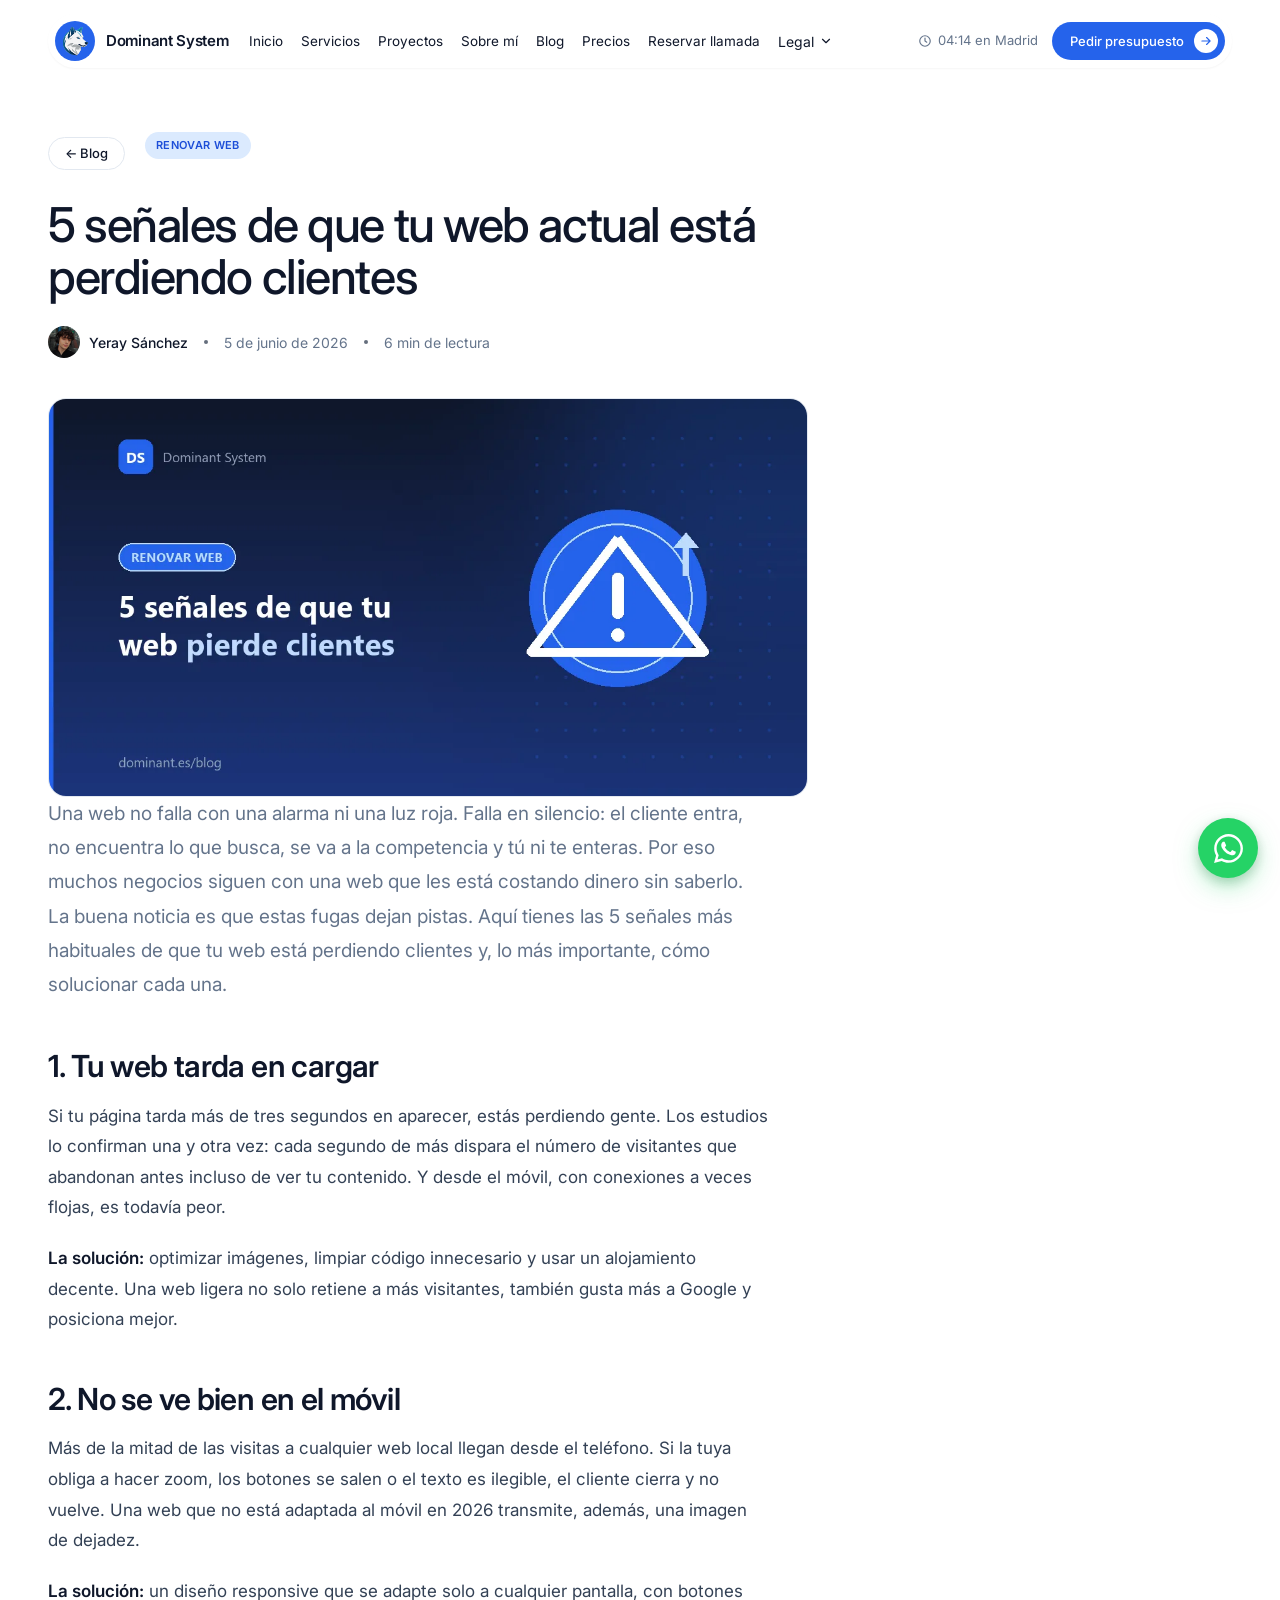
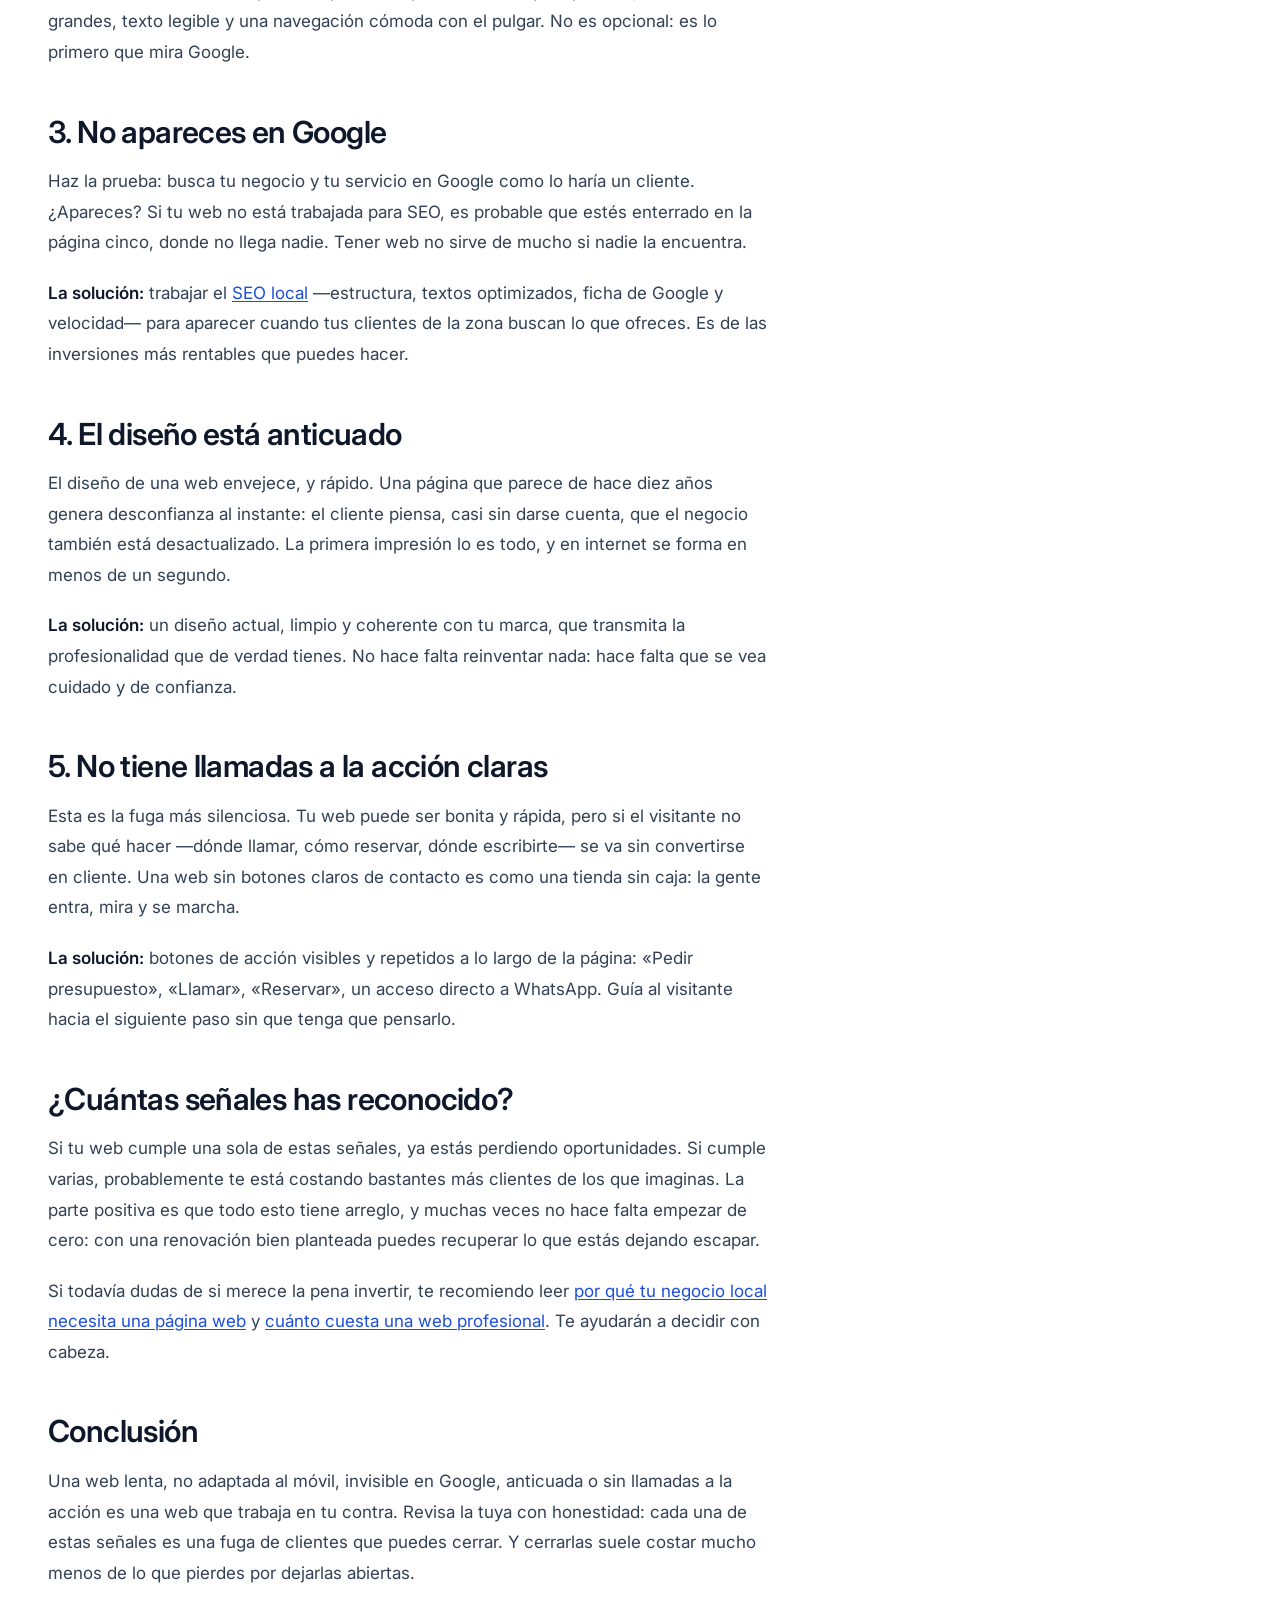
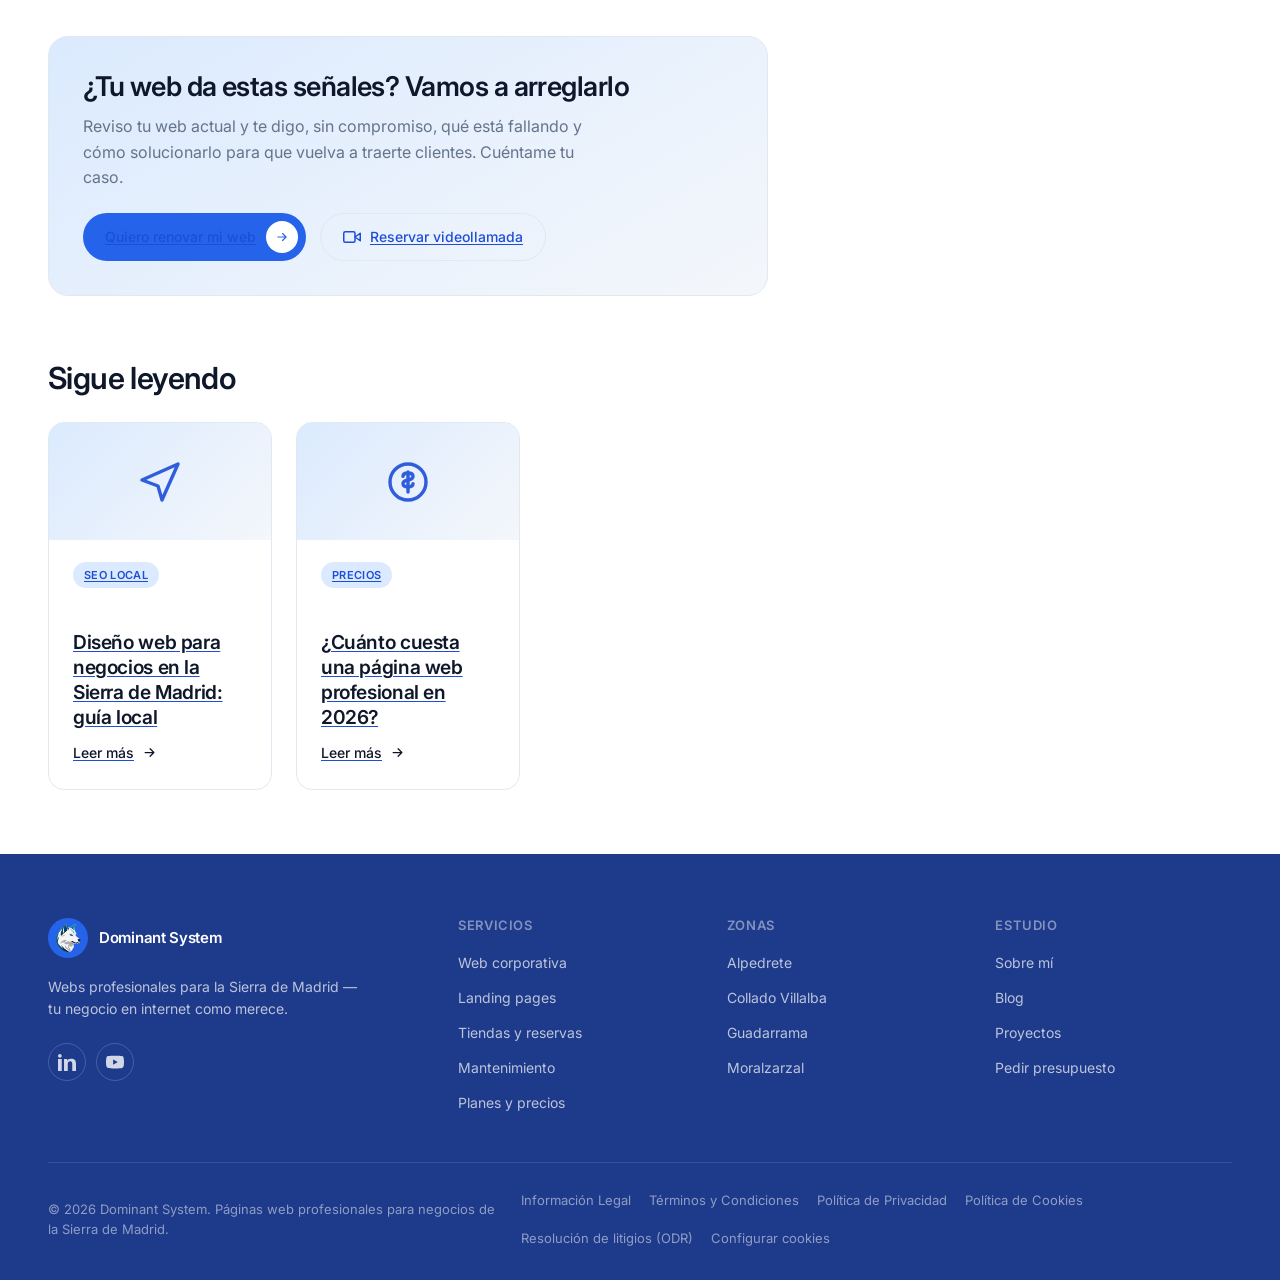
<file: blog/senales-web-pierde-clientes.html>
<!DOCTYPE html>
<html lang="es">
<head>
  <meta charset="UTF-8" />
  <meta name="viewport" content="width=device-width, initial-scale=1.0" />
  <link rel="icon" type="image/svg+xml" href="../assets/favicon.svg" />
  <title>5 señales de que tu web actual está perdiendo clientes | Dominant System</title>
  <meta name="description" content="¿Tu web te está costando clientes sin que lo sepas? Web lenta, no adaptada a móvil, sin SEO, diseño anticuado o sin llamadas a la acción. 5 señales y sus soluciones." />
  <link rel="canonical" href="https://dominant.es/blog/senales-web-pierde-clientes.html" />
  <meta property="og:type" content="article" />
  <meta property="og:url" content="https://dominant.es/blog/senales-web-pierde-clientes.html" />
  <meta property="og:title" content="5 señales de que tu web actual está perdiendo clientes" />
  <meta property="og:description" content="Web lenta, no adaptada a móvil, sin SEO, diseño anticuado o sin llamadas a la acción. 5 señales de que necesitas renovar tu web, con solución." />
  <meta property="og:image" content="https://dominant.es/assets/blog/senales-web-pierde-clientes.png" />
  <meta property="og:locale" content="es_ES" />
  <meta property="og:site_name" content="Dominant System" />
  <meta property="article:published_time" content="2026-06-05" />
  <meta property="article:author" content="Yeray Sánchez" />
  <meta name="twitter:card" content="summary_large_image" />
  <meta name="twitter:title" content="5 señales de que tu web actual está perdiendo clientes" />
  <meta name="twitter:description" content="Web lenta, no adaptada a móvil, sin SEO, diseño anticuado o sin llamadas a la acción. 5 señales y sus soluciones." />
  <meta name="twitter:image" content="https://dominant.es/assets/blog/senales-web-pierde-clientes.png" />
  <link rel="stylesheet" href="../assets/styles.css" />
</head>
<body>

  <!-- ============ NAV ============ -->
  <div class="nav-wrap">
    <div class="container">
      <nav class="nav-pill" aria-label="Principal">
        <div class="nav-left">
          <a href="../index.html" class="logo" aria-label="Dominant System inicio">
            <img src="../assets/favicon.svg" class="logo-mark" alt="" />
            <span class="logo-word">Dominant System</span>
          </a>
          <div class="nav-links">
            <a href="../index.html">Inicio</a>
            <a href="../index.html#servicios">Servicios</a>
            <a href="../index.html#proyectos">Proyectos</a>
            <a href="../sobre-mi.html">Sobre mí</a>
            <a href="../blog.html">Blog</a>
            <a href="../precios.html">Precios</a>
            <a href="../index.html#reservar">Reservar llamada</a>
            <div class="nav-dropdown" data-dropdown>
              <button type="button" class="nav-dropdown-trigger" aria-expanded="false" aria-haspopup="true">Legal<svg class="nav-caret" viewBox="0 0 24 24" fill="none" stroke="currentColor" stroke-width="2" stroke-linecap="round" stroke-linejoin="round"><path d="M6 9l6 6 6-6"/></svg></button>
              <div class="nav-dropdown-menu" role="menu">
                <a href="../privacidad.html" role="menuitem">Política de Privacidad</a>
                <a href="../cookies.html" role="menuitem">Política de Cookies</a>
                <a href="../terminos.html" role="menuitem">Términos y Condiciones</a>
                <a href="../aviso-legal.html" role="menuitem">Aviso Legal</a>
              </div>
            </div>
          </div>
        </div>
        <div class="nav-right">
          <span class="nav-status">Disponible para proyectos 2026</span>
          <span class="nav-clock"><svg viewBox="0 0 24 24" fill="none" stroke="currentColor" stroke-width="2" stroke-linecap="round" stroke-linejoin="round"><circle cx="12" cy="12" r="9"/><path d="M12 7v5l3 2"/></svg><span data-clock>—</span></span>
          <a href="../index.html#contacto" class="btn btn-dark">
            <span class="btn-roll"><span>Pedir presupuesto</span><span>Pedir presupuesto</span></span>
            <span class="btn-arrow"><svg viewBox="0 0 24 24" fill="none" stroke="currentColor" stroke-width="2" stroke-linecap="round" stroke-linejoin="round"><path d="M5 12h14M13 6l6 6-6 6"/></svg></span>
          </a>
        </div>
        <button class="nav-toggle" data-menu-open aria-label="Abrir menú">
          <svg viewBox="0 0 24 24" fill="none" stroke="currentColor" stroke-width="2" stroke-linecap="round" stroke-linejoin="round"><path d="M3 6h18M3 12h18M3 18h18"/></svg>
        </button>
      </nav>
    </div>
  </div>

  <!-- ============ MOBILE MENU ============ -->
  <div class="mobile-menu" aria-hidden="true">
    <div class="mobile-backdrop" data-menu-close></div>
    <div class="mobile-sheet">
      <div style="display:flex; align-items:center; justify-content:space-between;">
        <span class="mobile-time"><svg viewBox="0 0 24 24" fill="none" stroke="currentColor" stroke-width="2" stroke-linecap="round" stroke-linejoin="round"><circle cx="12" cy="12" r="9"/><path d="M12 7v5l3 2"/></svg><span data-clock>—</span></span>
        <button class="nav-toggle" data-menu-close aria-label="Cerrar menú">
          <svg viewBox="0 0 24 24" fill="none" stroke="currentColor" stroke-width="2" stroke-linecap="round" stroke-linejoin="round"><path d="M18 6 6 18M6 6l12 12"/></svg>
        </button>
      </div>
      <div class="mobile-nav-links">
        <a href="../index.html">Inicio</a>
        <a href="../index.html#servicios">Servicios</a>
        <a href="../index.html#proyectos">Proyectos</a>
        <a href="../index.html#nosotros">Nosotros</a>
        <a href="../sobre-mi.html">Sobre mí</a>
        <a href="../blog.html">Blog</a>
        <a href="../precios.html">Precios</a>
        <a href="../index.html#reservar">Reservar llamada</a>
        <div class="mobile-legal" data-mobile-legal>
          <button type="button" class="mobile-legal-trigger" aria-expanded="false">Legal<svg class="nav-caret" viewBox="0 0 24 24" fill="none" stroke="currentColor" stroke-width="2" stroke-linecap="round" stroke-linejoin="round"><path d="M6 9l6 6 6-6"/></svg></button>
          <div class="mobile-legal-menu"><div>
            <a href="../privacidad.html">Política de Privacidad</a>
            <a href="../cookies.html">Política de Cookies</a>
            <a href="../terminos.html">Términos y Condiciones</a>
            <a href="../aviso-legal.html">Aviso Legal</a>
          </div></div>
        </div>
      </div>
      <a href="../index.html#contacto" class="btn btn-orange btn-block" data-menu-close>
        <span class="btn-roll"><span>Empezar un proyecto</span><span>Empezar un proyecto</span></span>
        <span class="btn-arrow"><svg viewBox="0 0 24 24" fill="none" stroke="currentColor" stroke-width="2" stroke-linecap="round" stroke-linejoin="round"><path d="M5 12h14M13 6l6 6-6 6"/></svg></span>
      </a>
    </div>
  </div>

  <!-- ============ ARTÍCULO ============ -->
  <article class="section section-white article-hero" data-hero>
    <div class="container">
      <div class="article-head">
        <div class="badge-row reveal"><a href="../blog.html" class="badge-pill" style="text-decoration:none;">← Blog</a> <span class="tag" style="margin-left:8px;">Renovar web</span></div>
        <h1 class="reveal">5 señales de que tu web actual está perdiendo clientes</h1>
        <div class="article-meta reveal">
          <span class="author"><img src="../assets/yeray.jpg" alt="Yeray Sánchez" width="32" height="32" loading="lazy" /> Yeray Sánchez</span>
          <span class="dot"></span>
          <span>5 de junio de 2026</span>
          <span class="dot"></span>
          <span>6 min de lectura</span>
        </div>
      </div>
    </div>
  </article>

  <section class="section section-white" style="padding-top:24px; padding-bottom:64px;">
    <div class="container">
      <div class="article-cover reveal">
        <picture>
          <source srcset="../assets/blog/senales-web-pierde-clientes.webp" type="image/webp">
          <img src="../assets/blog/senales-web-pierde-clientes.png" alt="Ilustración: señales de que tu web pierde clientes, con un triángulo de aviso y una flecha de mejora" width="1200" height="630" decoding="async">
        </picture>
      </div>
      <div class="article-body reveal">
        <p class="article-lead">Una web no falla con una alarma ni una luz roja. Falla en silencio: el cliente entra, no encuentra lo que busca, se va a la competencia y tú ni te enteras. Por eso muchos negocios siguen con una web que les está costando dinero sin saberlo. La buena noticia es que estas fugas dejan pistas. Aquí tienes las 5 señales más habituales de que tu web está perdiendo clientes y, lo más importante, cómo solucionar cada una.</p>

        <h2>1. Tu web tarda en cargar</h2>
        <p>Si tu página tarda más de tres segundos en aparecer, estás perdiendo gente. Los estudios lo confirman una y otra vez: cada segundo de más dispara el número de visitantes que abandonan antes incluso de ver tu contenido. Y desde el móvil, con conexiones a veces flojas, es todavía peor.</p>
        <p><strong>La solución:</strong> optimizar imágenes, limpiar código innecesario y usar un alojamiento decente. Una web ligera no solo retiene a más visitantes, también gusta más a Google y posiciona mejor.</p>

        <h2>2. No se ve bien en el móvil</h2>
        <p>Más de la mitad de las visitas a cualquier web local llegan desde el teléfono. Si la tuya obliga a hacer zoom, los botones se salen o el texto es ilegible, el cliente cierra y no vuelve. Una web que no está adaptada al móvil en 2026 transmite, además, una imagen de dejadez.</p>
        <p><strong>La solución:</strong> un diseño responsive que se adapte solo a cualquier pantalla, con botones grandes, texto legible y una navegación cómoda con el pulgar. No es opcional: es lo primero que mira Google.</p>

        <h2>3. No apareces en Google</h2>
        <p>Haz la prueba: busca tu negocio y tu servicio en Google como lo haría un cliente. ¿Apareces? Si tu web no está trabajada para SEO, es probable que estés enterrado en la página cinco, donde no llega nadie. Tener web no sirve de mucho si nadie la encuentra.</p>
        <p><strong>La solución:</strong> trabajar el <a href="diseno-web-sierra-de-madrid.html">SEO local</a> —estructura, textos optimizados, ficha de Google y velocidad— para aparecer cuando tus clientes de la zona buscan lo que ofreces. Es de las inversiones más rentables que puedes hacer.</p>

        <h2>4. El diseño está anticuado</h2>
        <p>El diseño de una web envejece, y rápido. Una página que parece de hace diez años genera desconfianza al instante: el cliente piensa, casi sin darse cuenta, que el negocio también está desactualizado. La primera impresión lo es todo, y en internet se forma en menos de un segundo.</p>
        <p><strong>La solución:</strong> un diseño actual, limpio y coherente con tu marca, que transmita la profesionalidad que de verdad tienes. No hace falta reinventar nada: hace falta que se vea cuidado y de confianza.</p>

        <h2>5. No tiene llamadas a la acción claras</h2>
        <p>Esta es la fuga más silenciosa. Tu web puede ser bonita y rápida, pero si el visitante no sabe qué hacer —dónde llamar, cómo reservar, dónde escribirte— se va sin convertirse en cliente. Una web sin botones claros de contacto es como una tienda sin caja: la gente entra, mira y se marcha.</p>
        <p><strong>La solución:</strong> botones de acción visibles y repetidos a lo largo de la página: «Pedir presupuesto», «Llamar», «Reservar», un acceso directo a WhatsApp. Guía al visitante hacia el siguiente paso sin que tenga que pensarlo.</p>

        <h2>¿Cuántas señales has reconocido?</h2>
        <p>Si tu web cumple una sola de estas señales, ya estás perdiendo oportunidades. Si cumple varias, probablemente te está costando bastantes más clientes de los que imaginas. La parte positiva es que todo esto tiene arreglo, y muchas veces no hace falta empezar de cero: con una renovación bien planteada puedes recuperar lo que estás dejando escapar.</p>
        <p>Si todavía dudas de si merece la pena invertir, te recomiendo leer <a href="por-que-tu-negocio-necesita-web.html">por qué tu negocio local necesita una página web</a> y <a href="cuanto-cuesta-una-web.html">cuánto cuesta una web profesional</a>. Te ayudarán a decidir con cabeza.</p>

        <h2>Conclusión</h2>
        <p>Una web lenta, no adaptada al móvil, invisible en Google, anticuada o sin llamadas a la acción es una web que trabaja en tu contra. Revisa la tuya con honestidad: cada una de estas señales es una fuga de clientes que puedes cerrar. Y cerrarlas suele costar mucho menos de lo que pierdes por dejarlas abiertas.</p>

        <div class="article-cta">
          <h2>¿Tu web da estas señales? Vamos a arreglarlo</h2>
          <p>Reviso tu web actual y te digo, sin compromiso, qué está fallando y cómo solucionarlo para que vuelva a traerte clientes. Cuéntame tu caso.</p>
          <div class="article-cta-btns">
            <a href="../index.html#contacto" class="btn btn-orange">
              <span class="btn-roll"><span>Quiero renovar mi web</span><span>Quiero renovar mi web</span></span>
              <span class="btn-arrow"><svg viewBox="0 0 24 24" fill="none" stroke="currentColor" stroke-width="2" stroke-linecap="round" stroke-linejoin="round"><path d="M5 12h14M13 6l6 6-6 6"/></svg></span>
            </a>
            <a href="../index.html#reservar" class="btn btn-ghost btn-ghost-cal">
              <svg viewBox="0 0 24 24" fill="none" stroke="currentColor" stroke-width="2" stroke-linecap="round" stroke-linejoin="round"><path d="M23 7l-7 5 7 5V7z"/><rect x="1" y="5" width="15" height="14" rx="2" ry="2"/></svg>
              Reservar videollamada
            </a>
          </div>
        </div>
      </div>

      <div class="article-body article-related reveal" style="margin-top:64px;">
        <h2>Sigue leyendo</h2>
        <div class="blog-grid">
          <a href="diseno-web-sierra-de-madrid.html" class="card card-hover post-card">
            <span class="post-thumb"><svg viewBox="0 0 24 24" fill="none" stroke="currentColor" stroke-width="1.7" stroke-linecap="round" stroke-linejoin="round"><path d="m3 11 18-8-8 18-2-7-8-3z"/></svg></span>
            <div class="post-body">
              <div class="post-meta"><span class="tag">SEO local</span></div>
              <h3>Diseño web para negocios en la Sierra de Madrid: guía local</h3>
              <span class="read-more">Leer más <svg viewBox="0 0 24 24" fill="none" stroke="currentColor" stroke-width="2" stroke-linecap="round" stroke-linejoin="round"><path d="M5 12h14M13 6l6 6-6 6"/></svg></span>
            </div>
          </a>
          <a href="cuanto-cuesta-una-web.html" class="card card-hover post-card">
            <span class="post-thumb"><svg viewBox="0 0 24 24" fill="none" stroke="currentColor" stroke-width="1.7" stroke-linecap="round" stroke-linejoin="round"><circle cx="12" cy="12" r="9"/><path d="M12 7v10M9.5 9.2c0-1 .9-1.7 2.5-1.7s2.5.7 2.5 1.7-1 1.5-2.5 1.8-2.5.8-2.5 1.8.9 1.7 2.5 1.7 2.5-.7 2.5-1.7"/></svg></span>
            <div class="post-body">
              <div class="post-meta"><span class="tag">Precios</span></div>
              <h3>¿Cuánto cuesta una página web profesional en 2026?</h3>
              <span class="read-more">Leer más <svg viewBox="0 0 24 24" fill="none" stroke="currentColor" stroke-width="2" stroke-linecap="round" stroke-linejoin="round"><path d="M5 12h14M13 6l6 6-6 6"/></svg></span>
            </div>
          </a>
        </div>
      </div>
    </div>
  </section>

  <!-- ============ FOOTER ============ -->
  <footer class="footer">
    <div class="container">
      <div class="footer-top">
        <div class="footer-brand">
          <a href="../index.html" class="logo"><img src="../assets/favicon.svg" class="logo-mark" alt="" /><span class="logo-word">Dominant System</span></a>
          <p class="footer-tagline">Webs profesionales para la Sierra de Madrid — tu negocio en internet como merece.</p>
          <div class="footer-social">
            <a href="https://www.linkedin.com/in/yeraysanchezdev/" target="_blank" rel="noopener" aria-label="LinkedIn"><svg viewBox="0 0 24 24" fill="currentColor"><path d="M4.98 3.5A2.5 2.5 0 1 1 0 3.5a2.5 2.5 0 0 1 4.98 0zM0 8h5v16H0V8zm7.5 0h4.78v2.2h.07c.67-1.2 2.3-2.46 4.73-2.46C22.4 7.74 24 10.1 24 14.6V24h-5v-8.3c0-2-.04-4.55-2.77-4.55-2.77 0-3.2 2.16-3.2 4.4V24h-5V8z"/></svg></a>
            <a href="https://www.youtube.com/@YeraysanchezDev" target="_blank" rel="noopener" aria-label="YouTube"><svg viewBox="0 0 24 24" fill="currentColor"><path d="M23.5 6.2a3 3 0 0 0-2.1-2.1C19.5 3.5 12 3.5 12 3.5s-7.5 0-9.4.6A3 3 0 0 0 .5 6.2 31 31 0 0 0 0 12a31 31 0 0 0 .5 5.8 3 3 0 0 0 2.1 2.1c1.9.6 9.4.6 9.4.6s7.5 0 9.4-.6a3 3 0 0 0 2.1-2.1A31 31 0 0 0 24 12a31 31 0 0 0-.5-5.8zM9.5 15.5v-7l6.3 3.5-6.3 3.5z"/></svg></a>
          </div>
        </div>
        <div class="footer-col">
          <h2>Servicios</h2>
          <ul>
            <li><a href="../index.html#servicios">Web corporativa</a></li>
            <li><a href="../index.html#servicios">Landing pages</a></li>
            <li><a href="../index.html#servicios">Tiendas y reservas</a></li>
            <li><a href="../index.html#servicios">Mantenimiento</a></li>
            <li><a href="../precios.html">Planes y precios</a></li>
          </ul>
        </div>
        <div class="footer-col">
          <h2>Zonas</h2>
          <ul>
            <li><a href="../index.html#contacto">Alpedrete</a></li>
            <li><a href="../index.html#contacto">Collado Villalba</a></li>
            <li><a href="../index.html#contacto">Guadarrama</a></li>
            <li><a href="../index.html#contacto">Moralzarzal</a></li>
          </ul>
        </div>
        <div class="footer-col">
          <h2>Estudio</h2>
          <ul>
            <li><a href="../sobre-mi.html">Sobre mí</a></li>
            <li><a href="../blog.html">Blog</a></li>
            <li><a href="../index.html#proyectos">Proyectos</a></li>
            <li><a href="../index.html#contacto">Pedir presupuesto</a></li>
          </ul>
        </div>
      </div>
      <div class="footer-bottom">
        <span>© 2026 Dominant System. Páginas web profesionales para negocios de la Sierra de Madrid.</span>
        <div class="footer-legal">
          <a href="../aviso-legal.html">Información Legal</a>
          <a href="../terminos.html">Términos y Condiciones</a>
          <a href="../privacidad.html">Política de Privacidad</a>
          <a href="../cookies.html">Política de Cookies</a>
          <a href="https://ec.europa.eu/consumers/odr" target="_blank" rel="noopener">Resolución de litigios (ODR)</a>
          <a href="#" data-cookie-settings>Configurar cookies</a>
        </div>
      </div>
    </div>
  </footer>

  <!-- ============ WHATSAPP FLOTANTE ============ -->
  <a class="wa-float" href="https://wa.me/34644970503?text=Hola%2C%20me%20gustar%C3%ADa%20informaci%C3%B3n%20sobre%20una%20web." target="_blank" rel="noopener" aria-label="Contactar por WhatsApp">
    <svg viewBox="0 0 448 512" fill="currentColor" aria-hidden="true" focusable="false"><path d="M380.9 97.1C339 55.1 283.2 32 223.9 32c-122.4 0-222 99.6-222 222 0 39.1 10.2 77.3 29.6 111L0 480l117.7-30.9c32.4 17.7 68.9 27 106.1 27h.1c122.3 0 224.1-99.6 224.1-222 0-59.3-25.2-115-67.1-157zM223.9 438.6c-33.2 0-65.7-8.9-94-25.7l-6.7-4-69.8 18.3L72 359.2l-4.4-7c-18.5-29.4-28.2-63.3-28.2-98.2 0-101.7 82.8-184.5 184.6-184.5 49.3 0 95.6 19.2 130.4 54.1 34.8 34.9 56.2 81.2 56.1 130.5 0 101.8-84.9 184.6-186.6 184.6zm101.2-138.2c-5.5-2.8-32.8-16.2-37.9-18-5.1-1.9-8.8-2.8-12.5 2.8-3.7 5.6-14.3 18-17.6 21.8-3.2 3.7-6.5 4.2-12 1.4-32.6-16.3-54-29.1-75.5-66-5.7-9.8 5.7-9.1 16.3-30.3 1.8-3.7.9-6.9-.5-9.7-1.4-2.8-12.5-30.1-17.1-41.2-4.5-10.8-9.1-9.3-12.5-9.5-3.2-.2-6.9-.2-10.6-.2-3.7 0-9.7 1.4-14.8 6.9-5.1 5.6-19.4 19-19.4 46.3 0 27.3 19.9 53.7 22.6 57.4 2.8 3.7 39.1 59.7 94.8 83.8 35.2 15.2 49 16.5 66.6 13.9 10.7-1.6 32.8-13.4 37.4-26.4 4.6-13 4.6-24.1 3.2-26.4-1.3-2.3-5-3.7-10.5-6.5z"/></svg>
  </a>

  <script src="../assets/main.js"></script>
  <script src="../assets/cookies.js"></script>
  <script type="application/ld+json">
  {
    "@context": "https://schema.org",
    "@type": "BlogPosting",
    "mainEntityOfPage": { "@type": "WebPage", "@id": "https://dominant.es/blog/senales-web-pierde-clientes.html" },
    "headline": "5 señales de que tu web actual está perdiendo clientes",
    "description": "Web lenta, no adaptada a móvil, sin SEO, diseño anticuado o sin llamadas a la acción. 5 señales de que necesitas renovar tu web, con solución.",
    "image": "https://dominant.es/assets/blog/senales-web-pierde-clientes.png",
    "datePublished": "2026-06-05",
    "dateModified": "2026-06-05",
    "inLanguage": "es-ES",
    "author": { "@type": "Person", "name": "Yeray Sánchez", "url": "https://dominant.es/sobre-mi.html" },
    "publisher": {
      "@type": "Organization",
      "name": "Dominant System",
      "url": "https://dominant.es",
      "logo": { "@type": "ImageObject", "url": "https://dominant.es/assets/favicon.svg" }
    }
  }
  </script>
</body>
</html>
</file>
<file: assets/styles.css>
/* ============================================================
   Dominant System — Shared Styles
   Premium agency aesthetic · light gray + orange accent
   ============================================================ */

@import url('https://fonts.googleapis.com/css2?family=Inter:wght@400;500;600;700&display=swap');

:root {
  /* ----- New blue-led color system ----- */
  --bg: #ffffff;          /* default background of (almost) every section */
  --surface: #f4f7fb;     /* subtle bluish surface for alternating sections + cards */
  --white: #ffffff;
  --ink: #0f172a;         /* primary text (very dark blue, not pure black) */
  --ink-60: #64748b;      /* secondary blue-gray text */
  --ink-40: #656e7d;      /* tertiary text / faint labels (AA sobre blanco y surface) */
  --accent: #2563eb;      /* strong blue — buttons, links, icons, accents */
  --accent-2: #1d4ed8;    /* darker blue for hover */
  --blue: #2563eb;
  --blue-2: #1d4ed8;
  --blue-soft: #dbeafe;   /* badge / pill / icon-circle backgrounds, soft hover */
  --blue-dark: #1e3a8a;   /* ONLY for the final CTA section + footer */
  --line: #e2e8f0;        /* subtle borders + separators */
  --soft-gray: #f4f7fb;   /* alias kept for legacy refs → maps to surface */
  --maxw: 1440px;
  --ease: cubic-bezier(0.25, 0.1, 0.25, 1);
  --ease-sheet: cubic-bezier(0.32, 0.72, 0, 1);
  --spring: cubic-bezier(0.34, 1.56, 0.64, 1);
  --radius: 16px;
  --nav-h: 76px;
}

* { margin: 0; padding: 0; box-sizing: border-box; }

html { scroll-behavior: smooth; -webkit-text-size-adjust: 100%; overflow-x: hidden; }

body {
  font-family: 'Inter', system-ui, -apple-system, sans-serif;
  background: var(--bg);
  color: var(--ink);
  line-height: 1.5;
  -webkit-font-smoothing: antialiased;
  text-rendering: optimizeLegibility;
  overflow-x: hidden;
}

img { display: block; max-width: 100%; }
a { color: inherit; text-decoration: none; }
button { font-family: inherit; cursor: pointer; border: none; background: none; }
ul { list-style: none; }

/* Accesibilidad: foco visible para navegación por teclado.
   Solo se muestra con :focus-visible (teclado), no en clic de ratón. */
:focus-visible {
  outline: 2px solid var(--accent);
  outline-offset: 3px;
  border-radius: 4px;
}
a:focus-visible, button:focus-visible, summary:focus-visible,
[tabindex]:focus-visible {
  outline: 2px solid var(--accent);
  outline-offset: 3px;
}

.container {
  width: 100%;
  max-width: var(--maxw);
  margin: 0 auto;
  padding-left: 20px;
  padding-right: 20px;
}
@media (min-width: 640px) { .container { padding-left: 32px; padding-right: 32px; } }
@media (min-width: 1024px) { .container { padding-left: 48px; padding-right: 48px; } }

.eyebrow-tracking { letter-spacing: 0.02em; }

/* ============================================================
   NAVBAR
   ============================================================ */
.nav-wrap {
  position: fixed;
  top: 0; left: 0; right: 0;
  z-index: 100;
  padding: 10px 0;
  transition: padding 0.4s var(--ease);
}
@media (min-width: 640px) { .nav-wrap { padding: 14px 0; } }

.nav-pill {
  display: flex;
  align-items: center;
  justify-content: space-between;
  background: var(--white);
  border-radius: 999px;
  padding: 7px 7px 7px 7px;
  box-shadow: 0 1px 2px rgba(0,0,0,0.04);
  transition: box-shadow 0.45s var(--ease), transform 0.45s var(--ease);
}
.nav-wrap.scrolled .nav-pill {
  box-shadow: 0 8px 30px rgba(0,0,0,0.10);
}

.nav-left { display: flex; align-items: center; gap: 20px; }

.logo {
  display: flex;
  align-items: center;
  gap: 11px;
  flex-shrink: 0;
}
.logo-mark {
  width: 38px; height: 38px;
  background: var(--blue);
  border-radius: 999px;
  flex-shrink: 0;
  display: block;
  padding: 4px;
  box-sizing: border-box;
  object-fit: contain;
}
@media (min-width: 640px) { .logo-mark { width: 40px; height: 40px; } }
.logo-word { font-size: 15px; font-weight: 600; letter-spacing: -0.02em; }

.nav-links { display: none; align-items: center; gap: 18px; }
@media (min-width: 1100px) { .nav-links { display: flex; } }
@media (min-width: 1100px) and (max-width: 1219px) { .nav-links { gap: 15px; } }
.nav-links a {
  font-size: 13.5px;
  color: var(--ink);
  white-space: nowrap;
  transition: color 0.3s var(--ease);
}
.nav-links a:hover { color: var(--ink-40); }

.nav-right { display: none; align-items: center; gap: 14px; }
@media (min-width: 1100px) { .nav-right { display: flex; } }

.nav-status { font-size: 13px; color: var(--ink-60); white-space: nowrap; display: none; }
@media (min-width: 1440px) { .nav-status { display: block; } }

.nav-clock {
  display: none; align-items: center; gap: 6px;
  font-size: 13px; color: var(--ink-60);
  white-space: nowrap;
}
@media (min-width: 1280px) { .nav-clock { display: flex; } }
.nav-clock svg { width: 14px; height: 14px; }

/* ----- text-roll button ----- */
.btn {
  display: inline-flex;
  align-items: center;
  gap: 10px;
  border-radius: 999px;
  font-weight: 500;
  white-space: nowrap;
  transition: background 0.4s var(--ease), color 0.4s var(--ease), box-shadow 0.4s var(--ease), transform 0.4s var(--ease);
}
.btn-roll {
  position: relative;
  overflow: hidden;
  height: 20px;
  display: flex;
  flex-direction: column;
}
.btn-roll span {
  display: block;
  height: 20px;
  line-height: 20px;
  transition: transform 0.5s var(--ease);
}
.btn:hover .btn-roll span { transform: translateY(-100%); }

.btn-arrow {
  display: flex; align-items: center; justify-content: center;
  border-radius: 999px;
  flex-shrink: 0;
  transition: transform 0.5s var(--ease), background 0.4s var(--ease);
}
.btn-arrow svg { width: 14px; height: 14px; transition: transform 0.5s var(--ease); }
.btn:hover .btn-arrow svg { transform: rotate(-45deg); }

/* primary nav cta */
.btn-dark {
  background: var(--blue);
  color: var(--white);
  font-size: 13px;
  padding: 7px 7px 7px 18px;
}
.btn-dark:hover { background: var(--blue-2); }
.btn-dark .btn-arrow { width: 24px; height: 24px; background: var(--white); color: var(--blue); }

/* orange cta */
.btn-orange {
  background: var(--accent);
  color: var(--white);
  font-size: 14px;
  padding: 8px 8px 8px 22px;
}
.btn-orange:hover { background: var(--accent-2); }
.btn-orange .btn-arrow { width: 32px; height: 32px; background: var(--white); color: var(--accent); }

/* ghost / outline */
.btn-ghost {
  background: transparent;
  color: var(--ink);
  font-size: 14px;
  padding: 10px 22px;
  border: 1px solid var(--line);
}
.btn-ghost:hover { border-color: var(--blue); color: var(--blue); background: var(--blue-soft); }

.btn-block { width: 100%; justify-content: center; }

/* mobile menu toggle */
.nav-toggle {
  display: flex;
  align-items: center;
  justify-content: center;
  width: 44px; height: 44px;
  background: var(--blue);
  color: var(--white);
  border-radius: 999px;
  flex-shrink: 0;
}
@media (min-width: 1100px) { .nav-toggle { display: none; } }
.nav-toggle svg { width: 20px; height: 20px; }

/* ============================================================
   MOBILE MENU (bottom sheet)
   ============================================================ */
.mobile-menu {
  position: fixed;
  inset: 0;
  z-index: 200;
  visibility: hidden;
  pointer-events: none;
}
.mobile-menu.open { visibility: visible; pointer-events: auto; }
.mobile-backdrop {
  position: absolute; inset: 0;
  background: rgba(0,0,0,0.6);
  opacity: 0;
  transition: opacity 0.4s var(--ease);
}
.mobile-menu.open .mobile-backdrop { opacity: 1; }
.mobile-sheet {
  position: absolute;
  left: 12px; right: 12px; bottom: 12px;
  background: var(--white);
  border-radius: 20px;
  padding: 24px 22px 22px;
  transform: translateY(120%);
  transition: transform 0.5s var(--ease-sheet);
}
.mobile-menu.open .mobile-sheet { transform: translateY(0); }
.mobile-time {
  display: inline-flex; align-items: center; gap: 6px;
  font-size: 12px; color: var(--ink-60);
  border: 1px solid var(--line); border-radius: 999px;
  padding: 6px 12px; margin-bottom: 22px;
}
.mobile-time svg { width: 13px; height: 13px; }
.mobile-nav-links { display: flex; flex-direction: column; gap: 2px; margin-bottom: 22px; }
.mobile-nav-links a {
  font-size: 28px; line-height: 1.15; font-weight: 500;
  letter-spacing: -0.02em; padding: 8px 0;
  color: var(--ink);
}
.mobile-nav-links a:active { color: var(--accent); }

/* ============================================================
   SECTIONS / TYPOGRAPHY
   ============================================================ */
.section { position: relative; }
.section-white { background: var(--bg); }
.section-soft { background: var(--surface); }
.section-dark { background: var(--surface); color: var(--ink); }

.badge-row {
  display: flex; align-items: center; gap: 12px;
  margin-bottom: 24px;
}
.badge-num {
  width: 24px; height: 24px;
  border-radius: 999px;
  background: var(--blue);
  color: var(--white);
  font-size: 11px; font-weight: 600;
  display: flex; align-items: center; justify-content: center;
  flex-shrink: 0;
}
@media (min-width: 640px) { .badge-num { width: 28px; height: 28px; font-size: 12px; } }
.badge-pill {
  font-size: 12px; font-weight: 500;
  border: 1px solid var(--line);
  border-radius: 999px;
  padding: 5px 14px;
  color: var(--ink);
}
@media (min-width: 640px) { .badge-pill { font-size: 13px; padding: 6px 16px; } }
.section-dark .badge-num { background: var(--white); color: var(--ink); }
.section-dark .badge-pill { border-color: rgba(255,255,255,0.18); color: rgba(255,255,255,0.85); }

.eyebrow {
  font-size: 13px;
  letter-spacing: 0.04em;
  text-transform: uppercase;
  color: var(--ink-60);
  font-weight: 500;
  margin-bottom: 18px;
}

h1, h2, h3 { font-weight: 500; letter-spacing: -0.03em; line-height: 1.08; }

.h1 {
  font-size: clamp(2rem, 6vw, 4.2rem);
  font-weight: 500;
  line-height: 1.06;
  letter-spacing: -0.035em;
}
.h2 {
  font-size: clamp(1.6rem, 4vw, 3.2rem);
  font-weight: 500;
  line-height: 1.12;
  letter-spacing: -0.025em;
}
.h2-lg {
  font-size: clamp(1.9rem, 6vw, 4.2rem);
  line-height: 1.08;
  letter-spacing: -0.03em;
}
.lead {
  font-size: clamp(1.05rem, 1.4vw, 1.25rem);
  color: var(--ink-60);
  line-height: 1.6;
  font-weight: 400;
}

/* ============================================================
   REVEAL ANIMATIONS
   ============================================================ */
.reveal {
  opacity: 0;
  transform: translateY(32px);
  transition: opacity 0.8s var(--ease), transform 0.8s var(--ease);
  transition-delay: var(--reveal-delay, 0s);
}
.reveal.in { opacity: 1; transform: none; }
@media (prefers-reduced-motion: reduce) {
  .reveal { opacity: 1 !important; transform: none !important; }
  html { scroll-behavior: auto; }
}

/* ============================================================
   CARDS
   ============================================================ */
.card {
  background: var(--white);
  border: 1px solid var(--line);
  border-radius: var(--radius);
  transition: transform 0.45s var(--spring), box-shadow 0.45s var(--ease), border-color 0.45s var(--ease);
}
.card-hover:hover {
  transform: translateY(-6px);
  box-shadow: 0 18px 40px rgba(0,0,0,0.10);
  border-color: transparent;
}

/* ============================================================
   FOOTER
   ============================================================ */
.footer {
  background: var(--blue-dark);
  color: rgba(255,255,255,0.7);
  padding: 64px 0 32px;
}
.footer-top {
  display: grid;
  grid-template-columns: 1fr;
  gap: 40px;
  padding-bottom: 48px;
  border-bottom: 1px solid rgba(255,255,255,0.1);
}
@media (min-width: 768px) { .footer-top { grid-template-columns: 1.6fr 1fr 1fr 1fr; gap: 32px; } }
.footer-brand .logo-word { color: var(--white); }
.footer-tagline { font-size: 14px; line-height: 1.6; margin: 18px 0 22px; max-width: 320px; }
.footer-social { display: flex; gap: 10px; }
.footer-social a {
  width: 38px; height: 38px;
  border: 1px solid rgba(255,255,255,0.18);
  border-radius: 999px;
  display: flex; align-items: center; justify-content: center;
  color: rgba(255,255,255,0.8);
  transition: background 0.3s var(--ease), color 0.3s var(--ease), border-color 0.3s var(--ease);
}
.footer-social a:hover { background: var(--white); color: var(--ink); border-color: var(--white); }
.footer-social svg { width: 18px; height: 18px; }
.footer-col h2 {
  font-size: 13px; text-transform: uppercase; letter-spacing: 0.04em;
  color: rgba(255,255,255,0.45); font-weight: 600; margin-bottom: 18px;
}
.footer-col ul { display: flex; flex-direction: column; gap: 11px; }
.footer-col a { font-size: 14px; color: rgba(255,255,255,0.7); transition: color 0.3s var(--ease); }
.footer-col a:hover { color: var(--white); }
.footer-bottom {
  display: flex; flex-direction: column; gap: 16px;
  padding-top: 28px;
  font-size: 13px; color: rgba(255,255,255,0.5);
}
@media (min-width: 768px) {
  .footer-bottom { flex-direction: row; justify-content: space-between; align-items: center; }
}
.footer-legal { display: flex; flex-wrap: wrap; gap: 18px; }
.footer-legal a { transition: color 0.3s var(--ease); }
.footer-legal a:hover { color: var(--white); }

/* ============================================================
   HERO
   ============================================================ */
.hero {
  position: relative;
  min-height: 100svh;
  display: flex;
  flex-direction: column;
  background: var(--surface);
  overflow: hidden;
}
.hero-mesh {
  position: absolute;
  inset: -20%;
  z-index: 0;
  pointer-events: none;
  background:
    radial-gradient(40% 50% at 18% 22%, rgba(37,99,235,0.16), transparent 60%),
    radial-gradient(45% 55% at 82% 30%, rgba(37,99,235,0.11), transparent 62%),
    radial-gradient(50% 60% at 60% 85%, rgba(255,255,255,0.88), transparent 65%),
    radial-gradient(40% 50% at 25% 80%, rgba(37,99,235,0.07), transparent 60%);
  filter: blur(8px);
  animation: meshDrift 26s ease-in-out infinite alternate;
}
.hero-grain {
  position: absolute; inset: 0; z-index: 1; pointer-events: none;
  opacity: 0.5;
  background-image: url("data:image/svg+xml,%3Csvg xmlns='http://www.w3.org/2000/svg' width='120' height='120'%3E%3Cfilter id='n'%3E%3CfeTurbulence type='fractalNoise' baseFrequency='0.9' numOctaves='3'/%3E%3C/filter%3E%3Crect width='100%25' height='100%25' filter='url(%23n)' opacity='0.035'/%3E%3C/svg%3E");
}
@keyframes meshDrift {
  0%   { transform: translate3d(0,0,0) scale(1); }
  50%  { transform: translate3d(2%, 1.5%, 0) scale(1.06); }
  100% { transform: translate3d(-1.5%, -1%, 0) scale(1.03); }
}
@media (prefers-reduced-motion: reduce) { .hero-mesh { animation: none; } }

.hero-inner {
  position: relative; z-index: 2;
  display: flex; flex-direction: column;
  flex: 1;
  padding-top: calc(var(--nav-h) + 24px);
}
.hero-spacer { flex: 1; min-height: 32px; }
.hero-content { padding-bottom: 56px; }
@media (min-width: 640px) { .hero-content { padding-bottom: 64px; } }
@media (min-width: 1024px) { .hero-content { padding-bottom: 80px; } }
.hero-kicker {
  font-size: 13px; letter-spacing: 0.02em; color: var(--blue-2);
  font-weight: 600; margin-bottom: 22px;
  display: inline-flex; align-items: center; gap: 9px;
}
.hero-kicker::before {
  content: ''; width: 7px; height: 7px; border-radius: 999px;
  background: var(--blue); display: inline-block;
}
.hero h1 { max-width: 16ch; margin-bottom: 0; }
.hero-sub { max-width: 56ch; margin-top: 24px; }
.hero-ctas {
  display: flex; flex-direction: column; gap: 14px;
  margin-top: 32px; align-items: flex-start;
}
@media (min-width: 640px) { .hero-ctas { flex-direction: row; align-items: center; margin-top: 40px; gap: 16px; } }

.hero-metrics {
  display: grid; grid-template-columns: 1fr; gap: 0;
  margin-top: 44px;
  border-top: 1px solid var(--line);
}
@media (min-width: 640px) {
  .hero-metrics { grid-template-columns: repeat(3, 1fr); margin-top: 52px; }
}
.metric { padding: 20px 0; }
@media (min-width: 640px) {
  .metric { padding: 22px 28px 0 0; }
  .metric + .metric { border-left: 1px solid var(--line); padding-left: 28px; }
}
.metric-num {
  font-size: clamp(1.5rem, 2.4vw, 2rem); font-weight: 600;
  letter-spacing: -0.03em; color: var(--ink); line-height: 1;
}
.metric-num .accent { color: var(--accent); }
.metric-label { font-size: 14px; color: var(--ink-60); margin-top: 8px; }

/* ----- hero two-column layout + live panel ----- */
.hero-grid {
  display: grid;
  grid-template-columns: 1fr;
  gap: 36px;
  width: 100%;
  align-items: center;
}
@media (min-width: 1024px) {
  .hero-grid { grid-template-columns: minmax(0, 1.04fr) minmax(0, 0.96fr); gap: 56px; }
}
.hero-content .hero-metrics { margin-bottom: 0; }

.hero-panel {
  background: var(--white);
  border: 1px solid var(--line);
  border-radius: 22px;
  padding: 22px 22px 20px;
  box-shadow: 0 22px 60px rgba(15, 23, 42, 0.10), 0 2px 6px rgba(15, 23, 42, 0.04);
  width: 100%;
  max-width: 480px;
  justify-self: stretch;
}
@media (min-width: 1024px) { .hero-panel { justify-self: end; } }

.panel-head {
  display: flex; align-items: center; gap: 13px;
  padding-bottom: 18px; margin-bottom: 18px;
  border-bottom: 1px solid var(--line);
}
.panel-ico {
  width: 42px; height: 42px; border-radius: 13px; flex-shrink: 0;
  background: linear-gradient(150deg, var(--blue), var(--blue-2));
  color: #fff; display: flex; align-items: center; justify-content: center;
  box-shadow: 0 6px 16px rgba(37, 99, 235, 0.32);
}
.panel-ico svg { width: 20px; height: 20px; }
.panel-head-text { display: flex; flex-direction: column; gap: 2px; min-width: 0; flex: 1; }
.panel-head-text strong { font-size: 15.5px; font-weight: 600; letter-spacing: -0.01em; color: var(--ink); }
.panel-head-text span { font-size: 12.5px; color: var(--ink-60); }
.panel-flag {
  font-size: 12px; font-weight: 500; white-space: nowrap; flex-shrink: 0;
  background: var(--blue-soft); color: var(--blue-2);
  padding: 6px 12px; border-radius: 999px;
}

.panel-stats {
  display: grid; grid-template-columns: 1fr 1fr; gap: 14px;
  padding-bottom: 18px; margin-bottom: 4px;
}
.panel-stat { display: flex; flex-direction: column; gap: 6px; }
.panel-stat-label { font-size: 12.5px; color: var(--ink-60); line-height: 1.3; }
.panel-stat-num { font-size: 23px; font-weight: 600; letter-spacing: -0.02em; color: var(--ink); }

.panel-testi {
  background: var(--surface);
  border: 1px solid var(--line);
  border-radius: 14px;
  padding: 14px 15px 15px;
  margin-bottom: 12px;
}
.testi-row { display: flex; align-items: center; gap: 11px; margin-bottom: 11px; }
.testi-avatar {
  width: 34px; height: 34px; border-radius: 999px; flex-shrink: 0;
  background: linear-gradient(150deg, var(--blue), var(--blue-2));
  color: #fff; font-size: 14px; font-weight: 600;
  display: flex; align-items: center; justify-content: center;
}
.testi-id { display: flex; flex-direction: column; gap: 1px; min-width: 0; flex: 1; }
.testi-id strong { font-size: 14px; font-weight: 600; letter-spacing: -0.01em; color: var(--ink); }
.testi-id span { font-size: 12px; color: var(--ink-60); }
.testi-id .stars { color: #f59e0b; }
.testi-badge {
  font-size: 11.5px; font-weight: 600; white-space: nowrap; flex-shrink: 0;
  padding: 5px 11px; border-radius: 999px;
}
.testi-badge.ok { background: #dcfce7; color: #15803d; }
.testi-badge.warn { background: #fef3c7; color: #b45309; }
.panel-testi p { font-size: 13.5px; line-height: 1.5; color: var(--ink-60); }

.panel-btn {
  display: flex; align-items: center; justify-content: center;
  width: 100%; margin-top: 4px;
  background: var(--blue-soft); color: var(--blue-2);
  font-size: 14px; font-weight: 600;
  padding: 14px; border-radius: 13px;
  transition: background 0.3s var(--ease), color 0.3s var(--ease);
}
.panel-btn:hover { background: var(--blue); color: #fff; }

/* ============================================================
   SECTION PADDING
   ============================================================ */
.pad {
  padding-top: 64px; padding-bottom: 56px;
}
@media (min-width: 640px) { .pad { padding-top: 80px; padding-bottom: 72px; } }
@media (min-width: 1024px) { .pad { padding-top: 120px; padding-bottom: 110px; } }
.section-head { margin-bottom: 48px; }
.section-head h2 { max-width: 18ch; }
@media (min-width: 1024px) { .section-head { margin-bottom: 72px; } }
.badge-pill { white-space: nowrap; }

/* ============================================================
   BENEFITS GRID
   ============================================================ */
.grid-2 {
  /* escritorio: una sola fila (4 tarjetas: beneficios y servicios) */
  display: grid; grid-template-columns: repeat(4, 1fr); gap: 22px;
}
/* móvil: 2x2 */
@media (max-width: 768px) { .grid-2 { grid-template-columns: 1fr 1fr; gap: 14px; } }

.benefit {
  padding: 34px 30px 32px;
  position: relative;
  overflow: hidden;
}
.benefit-bar {
  position: absolute; top: 0; left: 0; right: 0; height: 4px;
  background: var(--accent);
  transform: scaleX(0); transform-origin: left;
  transition: transform 0.5s var(--ease);
}
.benefit:hover .benefit-bar { transform: scaleX(1); }
.benefit-ico {
  width: 48px; height: 48px; border-radius: 999px;
  background: var(--blue-soft); color: var(--blue);
  display: flex; align-items: center; justify-content: center;
  margin-bottom: 22px;
}
.benefit-ico svg { width: 22px; height: 22px; }
.benefit h3 { font-size: 19px; font-weight: 600; letter-spacing: -0.02em; margin-bottom: 10px; }
.benefit p { font-size: 15px; color: var(--ink-60); line-height: 1.6; }

/* ============================================================
   PROCESS
   ============================================================ */
.process-wrap { position: relative; }
.process-grid {
  display: grid; grid-template-columns: 1fr; gap: 18px;
  position: relative;
}
@media (min-width: 640px) { .process-grid { grid-template-columns: 1fr 1fr; gap: 22px; } }
@media (min-width: 1024px) { .process-grid { grid-template-columns: repeat(4, 1fr); gap: 22px; } }
.progress-line {
  display: none;
}
@media (min-width: 1024px) {
  .progress-line {
    display: block; position: absolute;
    top: 26px; left: 12%; right: 12%; height: 2px;
    background: var(--line); z-index: 0; border-radius: 2px;
  }
  .progress-line::after {
    content: ''; position: absolute; inset: 0;
    background: var(--accent); transform: scaleX(0); transform-origin: left;
    border-radius: 2px;
    transition: transform 1.4s var(--ease);
  }
  .progress-line.filled::after { transform: scaleX(1); }
}
.step { position: relative; z-index: 1; padding: 30px 26px 28px; background: var(--white); }
.step-num {
  width: 52px; height: 52px; border-radius: 999px;
  background: var(--blue); color: var(--white);
  display: flex; align-items: center; justify-content: center;
  font-size: 18px; font-weight: 600; letter-spacing: -0.02em;
  margin-bottom: 22px;
}
.step:hover .step-num { background: var(--blue-2); }
.step-num, .step:hover .step-num { transition: background 0.4s var(--ease); }
.step h3 { font-size: 17px; font-weight: 600; letter-spacing: -0.02em; margin-bottom: 9px; }
.step p { font-size: 14px; color: var(--ink-60); line-height: 1.55; }

/* ============================================================
   SERVICES
   ============================================================ */
.service {
  padding: 34px 32px 30px;
  display: flex; flex-direction: column;
  min-height: 240px;
}
.service-top { display: flex; align-items: flex-start; justify-content: space-between; gap: 12px; margin-bottom: 18px; }
.service-extra {
  font-size: 11px; font-weight: 600; letter-spacing: 0.03em; text-transform: uppercase;
  background: var(--blue-soft); color: var(--blue-2);
  padding: 5px 11px; border-radius: 999px; white-space: nowrap;
}
.service h3 { font-size: 21px; font-weight: 600; letter-spacing: -0.02em; margin-bottom: 11px; }
.service p { font-size: 15px; color: var(--ink-60); line-height: 1.55; margin-bottom: 24px; }
.service-cta {
  margin-top: auto;
  display: inline-flex; align-items: center; gap: 9px;
  font-size: 14px; font-weight: 500; color: var(--blue-2);
}
.service-cta svg { width: 16px; height: 16px; transition: transform 0.4s var(--ease); }
.service:hover .service-cta svg { transform: translateX(4px); }

/* ============================================================
   WHY US (dark + accordion)
   ============================================================ */
.whyus-grid {
  display: grid; grid-template-columns: 1fr; gap: 40px;
}
@media (min-width: 1024px) { .whyus-grid { grid-template-columns: 0.85fr 1.15fr; gap: 64px; } }
.whyus-intro p { font-size: 16px; line-height: 1.7; color: var(--ink-60); margin-top: 22px; max-width: 42ch; }
.acc { border-top: 1px solid var(--line); }
.acc details { border-bottom: 1px solid var(--line); }
.acc summary {
  list-style: none; cursor: pointer;
  display: flex; align-items: center; justify-content: space-between; gap: 20px;
  padding: 24px 0;
  font-size: clamp(1.05rem, 1.6vw, 1.35rem); font-weight: 500; letter-spacing: -0.02em;
  color: var(--ink);
}
.acc summary::-webkit-details-marker { display: none; }
.acc-icon {
  width: 32px; height: 32px; border-radius: 999px; flex-shrink: 0;
  border: 1px solid var(--line);
  display: flex; align-items: center; justify-content: center;
  transition: transform 0.4s var(--ease), background 0.4s var(--ease), border-color 0.4s var(--ease);
}
.acc-icon svg { width: 15px; height: 15px; transition: transform 0.4s var(--ease); }
.acc details[open] .acc-icon { background: var(--blue); border-color: var(--blue); color: #fff; }
.acc details[open] .acc-icon svg { transform: rotate(45deg); }
.acc-body { height: 0; overflow: hidden; transition: height 0.45s var(--ease); }
.acc-body p { font-size: 15px; line-height: 1.65; color: var(--ink-60); padding-bottom: 26px; max-width: 60ch; }

/* ============================================================
   SOBRE MÍ / QUIÉN ESTÁ DETRÁS
   ============================================================ */
.about-grid {
  display: grid; grid-template-columns: 1fr; gap: 36px; align-items: center;
}
@media (min-width: 1024px) {
  .about-grid { grid-template-columns: 0.85fr 1.15fr; gap: 64px; }
}
.about-media { position: relative; max-width: 420px; margin: 0 auto; width: 100%; }
@media (min-width: 1024px) { .about-media { max-width: none; } }
.about-photo {
  position: relative; overflow: hidden;
  border-radius: 24px; aspect-ratio: 4 / 5;
  background: linear-gradient(160deg, var(--blue-soft), var(--surface));
  border: 1px solid var(--line);
  box-shadow: 0 24px 60px -28px rgba(30, 58, 138, 0.45);
}
.about-img { width: 100%; height: 100%; object-fit: cover; display: block; }
.about-tag {
  position: absolute; left: 16px; bottom: 16px; z-index: 2;
  display: inline-flex; align-items: center; gap: 8px;
  padding: 9px 14px; border-radius: 999px;
  background: var(--white); color: var(--ink);
  font-size: 13px; font-weight: 500; letter-spacing: -0.01em;
  box-shadow: 0 10px 30px -12px rgba(15, 23, 42, 0.35);
}
.about-tag svg { width: 16px; height: 16px; color: var(--accent); flex-shrink: 0; }
.about-content .eyebrow { margin-bottom: 14px; }
.about-content h2 { margin-bottom: 22px; }
.about-content p { font-size: 16px; line-height: 1.7; color: var(--ink-60); margin-bottom: 16px; max-width: 56ch; }
.about-content .about-lead { font-size: 18px; color: var(--ink); font-weight: 500; letter-spacing: -0.01em; }
.about-values {
  display: flex; flex-wrap: wrap; gap: 10px; margin: 26px 0 32px;
}
.about-value {
  display: inline-flex; align-items: center; gap: 8px;
  padding: 9px 15px; border-radius: 999px;
  background: var(--surface); border: 1px solid var(--line);
  font-size: 14px; font-weight: 500; color: var(--ink);
}
.about-value svg { width: 17px; height: 17px; color: var(--accent); flex-shrink: 0; }
.about-ctas { display: flex; flex-wrap: wrap; gap: 14px; }

/* ============================================================
   RESOURCES
   ============================================================ */
.grid-3 {
  display: grid; grid-template-columns: 1fr; gap: 22px;
}
@media (min-width: 640px) { .grid-3 { grid-template-columns: 1fr 1fr; } }
@media (min-width: 1024px) { .grid-3 { grid-template-columns: repeat(3, 1fr); } }
.resource { overflow: hidden; display: flex; flex-direction: column; }
.resource-img {
  aspect-ratio: 16/10; position: relative; overflow: hidden;
  background: linear-gradient(135deg, var(--blue-soft), var(--surface));
}
.resource-img .ph {
  position: absolute; inset: 0;
  display: flex; align-items: center; justify-content: center;
  color: var(--ink-40);
}
.resource-img .ph svg { width: 40px; height: 40px; opacity: 0.5; }
.resource:hover .resource-img .ph svg { transform: scale(1.05); }
.resource-img .ph svg { transition: transform 0.5s var(--ease); }
.resource-body { padding: 24px 24px 26px; display: flex; flex-direction: column; flex: 1; }
.tag {
  align-self: flex-start;
  font-size: 11px; font-weight: 600; letter-spacing: 0.03em; text-transform: uppercase;
  color: var(--blue-2); background: var(--blue-soft);
  padding: 5px 11px; border-radius: 999px; margin-bottom: 16px;
}
.resource h3 { font-size: 18px; font-weight: 600; letter-spacing: -0.02em; line-height: 1.25; margin-bottom: 10px; }
.resource p { font-size: 14px; color: var(--ink-60); line-height: 1.55; margin-bottom: 20px; }
.read-more {
  margin-top: auto;
  display: inline-flex; align-items: center; gap: 8px;
  font-size: 14px; font-weight: 500; color: var(--ink);
}
.read-more svg { width: 15px; height: 15px; transition: transform 0.4s var(--ease); }
.resource:hover .read-more svg { transform: translateX(4px); }
.resource:hover .read-more { color: var(--blue-2); }

/* ----- portfolio / work cards ----- */
.work { overflow: hidden; display: flex; flex-direction: column; }
.work-slot { background: linear-gradient(135deg, var(--blue-soft), var(--surface)); }
.work .read-more svg { transition: transform 0.4s var(--ease); }
.work:hover .read-more svg { transform: translateX(4px); }
.work:hover .read-more { color: var(--blue-2); }
/* CTA card: la tarjeta entera es un enlace a #contacto */
.work-cta { text-decoration: none; color: inherit; }
.work-cta h3 { color: var(--ink); }
.work-cta .read-more { color: var(--blue-2); font-weight: 600; }

/* ============================================================
   CONTACT
   ============================================================ */
.contact {
  position: relative; overflow: hidden;
  background: var(--blue-dark);
  color: var(--white);
}
.contact-glow {
  position: absolute; top: -10%; right: -5%; width: 50%; height: 70%;
  background: radial-gradient(circle, rgba(255,255,255,0.22), transparent 65%);
  filter: blur(40px); pointer-events: none;
}
.contact-grid {
  position: relative; z-index: 1;
  display: grid; grid-template-columns: 1fr; gap: 48px;
}
@media (min-width: 1024px) { .contact-grid { grid-template-columns: 1.05fr 0.95fr; gap: 72px; align-items: start; } }
.form-card {
  background: var(--white);
  border: 1px solid var(--line);
  border-radius: 22px;
  padding: 30px 28px 32px;
  box-shadow: 0 28px 70px rgba(15, 23, 42, 0.22);
}
@media (min-width: 640px) { .form-card { padding: 38px 36px 40px; } }
.field { margin-bottom: 18px; }
.field-row { display: grid; grid-template-columns: 1fr; gap: 18px; }
@media (min-width: 560px) { .field-row { grid-template-columns: 1fr 1fr; } }
.field label {
  display: block; font-size: 13px; font-weight: 500;
  color: var(--ink-60); margin-bottom: 8px;
}
.field input, .field select {
  width: 100%; font-family: inherit; font-size: 15px;
  background: var(--surface);
  border: 1px solid var(--line);
  color: var(--ink); border-radius: 12px;
  padding: 13px 14px;
  transition: border-color 0.3s var(--ease), background 0.3s var(--ease), box-shadow 0.3s var(--ease);
}
.field input::placeholder { color: var(--ink-40); }
.field input:focus, .field select:focus {
  outline: none; border-color: var(--blue); background: var(--white);
  box-shadow: 0 0 0 3px var(--blue-soft);
}
/* validation states */
.field .error {
  display: none;
  align-items: center; gap: 6px;
  font-size: 12.5px; color: #dc2626; margin-top: 7px; line-height: 1.35;
}
.field .error svg { width: 14px; height: 14px; flex-shrink: 0; }
.field.invalid input, .field.invalid select { border-color: #dc2626; background: #fef2f2; }
.field.invalid .error { display: flex; }
.field.valid input, .field.valid select { border-color: #16a34a; }
.consent.invalid label { color: #dc2626; }
.consent.invalid input { outline: 2px solid #dc2626; outline-offset: 2px; }
.consent .error {
  display: none; width: 100%;
  font-size: 12.5px; color: #dc2626; margin-top: 4px;
}
.consent.invalid .error { display: block; }
.form-status {
  display: none; align-items: center; gap: 9px;
  font-size: 14px; border-radius: 12px; padding: 13px 16px; margin-bottom: 6px;
}
.form-status.show { display: flex; }
.form-status.ok { background: #dcfce7; color: #15803d; border: 1px solid #bbf7d0; }
.form-status.err { background: #fef2f2; color: #dc2626; border: 1px solid #fecaca; }
.form-status svg { width: 17px; height: 17px; flex-shrink: 0; }
.field select { appearance: none; cursor: pointer;
  background-image: url("data:image/svg+xml,%3Csvg xmlns='http://www.w3.org/2000/svg' width='12' height='8' viewBox='0 0 12 8'%3E%3Cpath d='M1 1l5 5 5-5' stroke='%2364748b' stroke-width='1.5' fill='none' stroke-linecap='round'/%3E%3C/svg%3E");
  background-repeat: no-repeat; background-position: right 14px center; padding-right: 36px;
}
.field select option { color: var(--ink); }
.consent { display: flex; align-items: flex-start; gap: 11px; margin: 22px 0; }
.consent input { width: 18px; height: 18px; margin-top: 2px; accent-color: var(--blue); flex-shrink: 0; }
.consent label { font-size: 13px; color: var(--ink-60); line-height: 1.5; }
.consent a { color: var(--blue-2); text-decoration: underline; }

/* Submit button sits inside the white form card — keep it solid blue */
.contact .btn-orange { background: var(--blue); color: var(--white); }
.contact .btn-orange:hover { background: var(--blue-2); }
.contact .btn-orange .btn-arrow { background: var(--white); color: var(--blue); }
.contact-copy h2 { color: var(--white); margin-bottom: 24px; }
.contact-copy p { font-size: 16px; line-height: 1.7; color: rgba(255,255,255,0.72); margin-bottom: 18px; max-width: 46ch; }
.contact-points { display: flex; flex-direction: column; gap: 16px; margin-top: 32px; }
.contact-point { display: flex; align-items: center; gap: 14px; }
.contact-point-ico {
  width: 42px; height: 42px; border-radius: 12px; flex-shrink: 0;
  background: rgba(255,255,255,0.16); color: var(--white);
  display: flex; align-items: center; justify-content: center;
}
.contact-point-ico svg { width: 19px; height: 19px; }
.contact-point div strong { display: block; font-size: 15px; color: var(--white); font-weight: 600; }
.contact-point div span { font-size: 14px; color: rgba(255,255,255,0.6); }

/* ============================================================
   PRICING (precios.html)
   ============================================================ */
.pricing-grid {
  display: grid; grid-template-columns: 1fr; gap: 22px;
  align-items: stretch;
}
@media (min-width: 900px) { .pricing-grid { grid-template-columns: repeat(3, 1fr); } }
.tier {
  background: var(--white); border: 1px solid var(--line);
  border-radius: 20px; padding: 36px 32px 34px;
  display: flex; flex-direction: column;
  transition: transform 0.45s var(--spring), box-shadow 0.45s var(--ease);
}
.tier:hover { transform: translateY(-6px); box-shadow: 0 18px 44px rgba(0,0,0,0.10); }
.tier-featured {
  background: var(--blue); color: var(--white); border-color: var(--blue);
  position: relative;
}
@media (min-width: 900px) { .tier-featured { transform: scale(1.03); } .tier-featured:hover { transform: scale(1.03) translateY(-6px); } }
.tier-flag {
  position: absolute; top: 22px; right: 24px;
  font-size: 11px; font-weight: 600; letter-spacing: 0.03em; text-transform: uppercase;
  background: var(--white); color: var(--blue-2); padding: 5px 12px; border-radius: 999px;
}
.tier-name { font-size: 14px; font-weight: 600; letter-spacing: 0.02em; text-transform: uppercase; color: var(--ink-60); }
.tier-featured .tier-name { color: rgba(255,255,255,0.55); }
.tier-sub { font-size: 14px; color: var(--ink-60); margin-top: 4px; }
.tier-featured .tier-sub { color: rgba(255,255,255,0.6); }
.tier-price { margin: 24px 0 6px; display: flex; align-items: baseline; gap: 6px; }
.tier-price .amount { font-size: clamp(2.4rem, 4vw, 3rem); font-weight: 600; letter-spacing: -0.03em; line-height: 1; }
.tier-price .per { font-size: 14px; color: var(--ink-60); }
.tier-featured .tier-price .per { color: rgba(255,255,255,0.55); }
.tier-note { font-size: 13px; color: var(--ink-40); margin-bottom: 28px; }
.tier-featured .tier-note { color: rgba(255,255,255,0.45); }
.tier ul.feats { display: flex; flex-direction: column; gap: 14px; margin-bottom: 30px; }
.tier ul.feats li { display: flex; align-items: flex-start; gap: 11px; font-size: 14px; color: var(--ink); line-height: 1.45; }
.tier-featured ul.feats li { color: rgba(255,255,255,0.85); }
.tier ul.feats li svg { width: 18px; height: 18px; flex-shrink: 0; color: var(--accent); margin-top: 1px; }
.tier-featured ul.feats li svg { color: #fff; }
.tier-featured .btn-orange { background: #fff; color: var(--blue-2); }
.tier-featured .btn-orange:hover { background: #eef3ff; }
.tier-featured .btn-orange .btn-arrow { background: var(--blue); color: #fff; }
.tier .btn { margin-top: auto; }
.tier-divider { border: none; border-top: 1px solid var(--line); margin: 0 0 24px; }
.tier-featured .tier-divider { border-color: rgba(255,255,255,0.14); }

/* generic legal / content page */
.page-hero { padding-top: calc(var(--nav-h) + 60px); padding-bottom: 32px; }
.legal-body { max-width: 760px; }
.legal-body h2 { font-size: clamp(1.3rem, 2.4vw, 1.8rem); margin: 40px 0 14px; font-weight: 600; }
.legal-body h3 { font-size: 1.15rem; margin: 26px 0 10px; font-weight: 600; }
.legal-body p { font-size: 16px; line-height: 1.7; color: var(--ink-60); margin-bottom: 14px; }
.legal-body ul.bullets { margin: 0 0 16px; padding-left: 0; }
.legal-body ul.bullets li {
  font-size: 16px; line-height: 1.7; color: var(--ink-60);
  padding-left: 22px; position: relative; margin-bottom: 8px;
}
.legal-body ul.bullets li::before {
  content: ''; position: absolute; left: 4px; top: 12px;
  width: 6px; height: 6px; border-radius: 999px; background: var(--accent);
}
.legal-body strong { color: var(--ink); font-weight: 600; }
.legal-meta { display: flex; flex-direction: column; gap: 2px; margin: 24px 0; padding: 24px; background: var(--soft-gray); border-radius: 14px; }
.legal-meta div { font-size: 15px; color: var(--ink-60); padding: 5px 0; }
.legal-meta div strong { color: var(--ink); margin-right: 8px; }
.legal-table { width: 100%; border-collapse: collapse; margin: 18px 0 24px; font-size: 14px; }
.legal-table th, .legal-table td { text-align: left; padding: 14px 16px; border-bottom: 1px solid var(--line); }
.legal-table th { font-weight: 600; color: var(--ink); background: var(--soft-gray); }
.legal-table td { color: var(--ink-60); }
.faq-wrap { max-width: 820px; }
.faq { border-top: 1px solid var(--line); }
.faq details { border-bottom: 1px solid var(--line); }
.faq summary {
  list-style: none; cursor: pointer; display: flex; align-items: center; justify-content: space-between; gap: 20px;
  padding: 22px 0; font-size: 1.1rem; font-weight: 500; letter-spacing: -0.01em; color: var(--ink);
}
.faq summary::-webkit-details-marker { display: none; }
.faq .acc-icon { border-color: var(--line); }
.faq .acc-icon svg { color: var(--ink); }
.faq details[open] .acc-icon { background: var(--accent); border-color: var(--accent); }
.faq details[open] .acc-icon svg { color: #fff; }
.faq .acc-body p { color: var(--ink-60); font-size: 15px; line-height: 1.65; padding-bottom: 24px; max-width: 64ch; }

/* ============================================================
   UTIL
   ============================================================ */
.sr-only {
  position: absolute; width: 1px; height: 1px; padding: 0; margin: -1px;
  overflow: hidden; clip: rect(0,0,0,0); white-space: nowrap; border: 0;
}
.mt-auto { margin-top: auto; }

/* ============================================================
   MOTION LAYER — premium microinteractions & scroll FX
   (transform/opacity only · honours prefers-reduced-motion)
   ============================================================ */

/* ---------- Reading progress bar ---------- */
.read-progress {
  position: fixed; top: 0; left: 0; right: 0; height: 3px;
  z-index: 300; pointer-events: none; background: transparent;
}
.read-progress span {
  display: block; height: 100%; width: 100%;
  background: linear-gradient(90deg, var(--blue), var(--blue-2));
  transform: scaleX(0); transform-origin: left;
  will-change: transform;
}

/* ---------- Custom cursor (desktop, fine pointer only) ---------- */
.has-custom-cursor,
.has-custom-cursor a,
.has-custom-cursor button,
.has-custom-cursor summary,
.has-custom-cursor input,
.has-custom-cursor select,
.has-custom-cursor textarea,
.has-custom-cursor label,
.has-custom-cursor [role="button"] {
  cursor: none;
}
.cursor-ring {
  position: fixed; top: 0; left: 0; z-index: 10000;
  width: 30px; height: 30px; margin: -15px 0 0 -15px;
  border: 1.5px solid rgba(37, 99, 235, 0.55); border-radius: 999px;
  pointer-events: none; opacity: 0;
  transition: opacity .3s ease, width .28s var(--spring), height .28s var(--spring),
              margin .28s var(--spring), background .28s ease, border-color .28s ease;
  will-change: transform;
}
.cursor-ring.is-visible { opacity: 1; }
.cursor-ring.is-big {
  width: 54px; height: 54px; margin: -27px 0 0 -27px;
  background: rgba(37, 99, 235, 0.12);
  border-color: rgba(37, 99, 235, 0.30);
}
.cursor-ring.is-down {
  width: 22px; height: 22px; margin: -11px 0 0 -11px;
  background: rgba(37, 99, 235, 0.16);
}
/* precise dot that replaces the native pointer */
.cursor-dot {
  position: fixed; top: 0; left: 0; z-index: 10001;
  width: 6px; height: 6px; margin: -3px 0 0 -3px;
  background: var(--blue); border-radius: 999px;
  pointer-events: none; opacity: 0;
  transition: opacity .3s ease, width .2s var(--spring), height .2s var(--spring),
              margin .2s var(--spring), background .2s ease;
  will-change: transform;
}
.cursor-dot.is-visible { opacity: 1; }
.cursor-dot.is-hot {
  width: 8px; height: 8px; margin: -4px 0 0 -4px;
  background: var(--blue-2);
}
@media (hover: none), (pointer: coarse) { .cursor-ring, .cursor-dot { display: none !important; } }
/* Sobre el calendario de Cal.com usamos el cursor normal del sistema
   (el cursor personalizado se oculta por JS al entrar en el iframe). */
.has-custom-cursor .cal-inline,
.has-custom-cursor .cal-inline iframe { cursor: auto; }

/* ---------- Button shine sweep (filled CTAs) ---------- */
.btn-orange, .btn-dark { position: relative; overflow: hidden; }
.btn-orange::before, .btn-dark::before {
  content: ''; position: absolute; top: 0; bottom: 0; left: -130%;
  width: 60%; z-index: 0; pointer-events: none;
  background: linear-gradient(105deg, transparent 0%, rgba(255,255,255,0.40) 50%, transparent 100%);
  transform: skewX(-18deg);
  transition: left .65s var(--ease);
}
.btn-orange:hover::before, .btn-dark:hover::before { left: 140%; }
.btn-orange > *, .btn-dark > * { position: relative; z-index: 1; }

/* ---------- Nav links: blue underline grows L→R ---------- */
.nav-links > a { position: relative; }
.nav-links > a::after {
  content: ''; position: absolute; left: 0; right: 0; bottom: -5px; height: 2px;
  background: var(--blue); border-radius: 2px;
  transform: scaleX(0); transform-origin: left;
  transition: transform .35s var(--ease);
}
.nav-links > a:hover { color: var(--ink); }
.nav-links > a:hover::after { transform: scaleX(1); }

/* ---------- Legal dropdown (desktop) ---------- */
.nav-dropdown { position: relative; display: inline-flex; align-items: center; }
.nav-dropdown-trigger {
  display: inline-flex; align-items: center; gap: 5px;
  font-family: inherit; font-size: 14px; font-weight: 400; color: var(--ink);
  background: none; border: 0; padding: 0; cursor: inherit;
  transition: color .3s var(--ease);
}
.nav-dropdown-trigger .nav-caret {
  width: 14px; height: 14px;
  transition: transform .25s var(--ease);
}
.nav-dropdown:hover .nav-dropdown-trigger { color: var(--ink); }
.nav-dropdown:hover .nav-caret,
.nav-dropdown-trigger[aria-expanded="true"] .nav-caret { transform: rotate(180deg); }
/* invisible hover bridge so the menu doesn't close in the gap */
.nav-dropdown::after {
  content: ''; position: absolute; top: 100%; left: -10px; right: -10px; height: 16px;
}
.nav-dropdown-menu {
  position: absolute; top: calc(100% + 14px); left: 50%;
  transform: translateX(-50%) translateY(-6px);
  min-width: 232px; background: var(--white);
  border: 1px solid var(--line); border-radius: 14px;
  box-shadow: 0 18px 44px rgba(15, 23, 42, 0.13);
  padding: 8px; display: flex; flex-direction: column; gap: 2px;
  opacity: 0; visibility: hidden; pointer-events: none;
  transition: opacity .22s var(--ease), transform .22s var(--ease), visibility .22s;
  z-index: 60;
}
.nav-dropdown:hover .nav-dropdown-menu,
.nav-dropdown:focus-within .nav-dropdown-menu,
.nav-dropdown-menu.open {
  opacity: 1; visibility: visible; pointer-events: auto;
  transform: translateX(-50%) translateY(0);
}
.nav-dropdown-menu a {
  font-size: 13.5px; color: var(--ink-60);
  padding: 9px 12px; border-radius: 9px; white-space: nowrap;
  transition: background .2s var(--ease), color .2s var(--ease);
}
.nav-dropdown-menu a::after { display: none; }
.nav-dropdown-menu a:hover { background: var(--blue-soft); color: var(--blue-2); }

/* ---------- Legal collapsible (mobile sheet) ---------- */
.mobile-legal { display: flex; flex-direction: column; }
.mobile-legal-trigger {
  display: flex; align-items: center; gap: 8px; justify-content: flex-start;
  font-family: inherit; font-size: 28px; line-height: 1.15; font-weight: 500;
  letter-spacing: -0.02em; color: var(--ink);
  background: none; border: 0; padding: 8px 0; cursor: pointer; text-align: left;
}
.mobile-legal-trigger .nav-caret { width: 22px; height: 22px; transition: transform .25s var(--ease); }
.mobile-legal-trigger[aria-expanded="true"] .nav-caret { transform: rotate(180deg); }
.mobile-legal-menu { display: grid; grid-template-rows: 0fr; transition: grid-template-rows .25s var(--ease); }
.mobile-legal-menu > div { overflow: hidden; }
.mobile-legal.open .mobile-legal-menu { grid-template-rows: 1fr; }
.mobile-nav-links .mobile-legal-menu a {
  font-size: 18px; font-weight: 500; color: var(--ink-60);
  padding: 7px 0 7px 16px;
}
.mobile-nav-links .mobile-legal-menu a:active { color: var(--accent); }

/* ---------- Cards: blue diffuse lift ---------- */
.card-hover:hover {
  transform: translateY(-6px);
  box-shadow: 0 22px 50px rgba(37, 99, 235, 0.16);
  border-color: var(--blue);
}
.tier:hover { box-shadow: 0 22px 50px rgba(37, 99, 235, 0.16); }

/* ---------- Icon circles: micro motion on hover ---------- */
.benefit-ico, .panel-ico, .contact-point-ico, .step-num {
  transition: transform .5s var(--spring), background .4s var(--ease);
}
.benefit:hover .benefit-ico { transform: rotate(-6deg) scale(1.08); }
.hero-panel:hover .panel-ico { transform: rotate(-6deg) scale(1.06); }
.step:hover .step-num { transform: translateY(-5px); }
.contact-point:hover .contact-point-ico { transform: translateY(-3px) scale(1.06); }

/* ---------- Pulsing availability dots ---------- */
@keyframes pulseDot {
  0%   { box-shadow: 0 0 0 0 rgba(22, 163, 74, 0.45); }
  70%  { box-shadow: 0 0 0 7px rgba(22, 163, 74, 0); }
  100% { box-shadow: 0 0 0 0 rgba(22, 163, 74, 0); }
}
@keyframes pulseDotBlue {
  0%   { box-shadow: 0 0 0 0 rgba(37, 99, 235, 0.45); }
  70%  { box-shadow: 0 0 0 6px rgba(37, 99, 235, 0); }
  100% { box-shadow: 0 0 0 0 rgba(37, 99, 235, 0); }
}
.nav-status { position: relative; padding-left: 16px; }
.nav-status::before {
  content: ''; position: absolute; left: 0; top: 50%; margin-top: -4px;
  width: 8px; height: 8px; border-radius: 999px; background: #16a34a;
  animation: pulseDot 2.4s ease-out infinite;
}
.hero-kicker::before { animation: pulseDotBlue 2.6s ease-out infinite; }
.panel-flag { position: relative; padding-left: 25px; }
.panel-flag::before {
  content: ''; position: absolute; left: 12px; top: 50%; margin-top: -3px;
  width: 6px; height: 6px; border-radius: 999px; background: var(--blue);
  animation: pulseDotBlue 2.6s ease-out infinite;
}

/* ---------- Marquee ribbon ---------- */
.marquee {
  background: var(--surface);
  border-top: 1px solid var(--line);
  border-bottom: 1px solid var(--line);
  overflow: hidden;
  padding: 16px 0;
  position: relative;
}
.marquee::before, .marquee::after {
  content: ''; position: absolute; top: 0; bottom: 0; width: 80px; z-index: 2; pointer-events: none;
}
.marquee::before { left: 0; background: linear-gradient(90deg, var(--surface), transparent); }
.marquee::after { right: 0; background: linear-gradient(270deg, var(--surface), transparent); }
.marquee-track {
  display: flex; width: max-content;
  animation: marqueeMove 42s linear infinite;
}
.marquee:hover .marquee-track { animation-play-state: paused; }
.marquee-group { display: flex; flex-shrink: 0; }
.marquee-item {
  display: inline-flex; align-items: center; gap: 20px;
  padding: 0 20px;
  font-size: 15px; font-weight: 500; color: var(--ink-60);
  letter-spacing: 0.01em; white-space: nowrap;
}
.marquee-item::after {
  content: ''; width: 5px; height: 5px; border-radius: 999px;
  background: var(--blue); opacity: 0.55;
}
@keyframes marqueeMove {
  from { transform: translateX(0); }
  to   { transform: translateX(-50%); }
}

/* ---------- Word-by-word title reveal ---------- */
.split-word {
  display: inline-block;
  opacity: 0; transform: translateY(0.5em);
  transition-property: opacity, transform;
  transition-duration: 0.6s, 0.6s;
  transition-timing-function: cubic-bezier(0.25, 0.1, 0.25, 1);
  transition-delay: calc(var(--wi, 0) * 0.045s);
  will-change: transform, opacity;
}
.split.in .split-word { opacity: 1; transform: none; }

/* ---------- Reduced motion: stand down ---------- */
@media (prefers-reduced-motion: reduce) {
  .marquee-track { animation: none; }
  .nav-status::before, .hero-kicker::before, .panel-flag::before { animation: none; }
  .btn-orange::before, .btn-dark::before { display: none; }
  .cursor-ring, .cursor-dot { display: none !important; }
  .has-custom-cursor, .has-custom-cursor * { cursor: auto; }
  .read-progress span { transition: none; }
  .split-word { opacity: 1 !important; transform: none !important; transition: none !important; }
  .nav-dropdown-menu, .nav-caret, .mobile-legal-menu { transition: none; }
  .benefit:hover .benefit-ico,
  .hero-panel:hover .panel-ico,
  .step:hover .step-num,
  .contact-point:hover .contact-point-ico { transform: none; }
}

/* ============================================================
   MOBILE RESPONSIVE TUNING (≤768px / ≤480px)
   Compacta secciones en pantallas pequeñas sin tocar el
   diseño de escritorio. Solo overrides dentro de max-width.
   ============================================================ */
@media (max-width: 768px) {
  /* ----- Cabeceras de sección más compactas ----- */
  .section-head { margin-bottom: 28px; }

  /* ----- 1) HERO: ocultar panel de reseñas/valoraciones ----- */
  .hero-panel { display: none; }
  .hero-grid { gap: 0; }

  /* ----- 4a) POR QUÉ (beneficios): tarjetas más compactas ----- */
  .benefit { padding: 22px 20px 20px; }
  .benefit-ico { width: 40px; height: 40px; margin-bottom: 16px; }
  .benefit-ico svg { width: 19px; height: 19px; }
  .benefit h3 { font-size: 16px; margin-bottom: 8px; }
  .benefit p { font-size: 13.5px; line-height: 1.55; }

  /* ----- 3) PROCESO: 2 columnas y tamaños reducidos ----- */
  .process-grid { grid-template-columns: 1fr 1fr; gap: 12px; }
  .step { padding: 18px 16px 16px; }
  .step-num {
    width: 40px; height: 40px;
    font-size: 15px; margin-bottom: 14px;
  }
  .step h3 { font-size: 15px; margin-bottom: 7px; }
  .step p { font-size: 12.5px; line-height: 1.5; }

  /* ----- 2) SERVICIOS: 2 columnas y tarjetas reducidas ----- */
  #servicios .grid-2 { grid-template-columns: 1fr 1fr; gap: 12px; }
  /* min-width:0 evita que el min-content de la tarjeta desborde la columna 1fr */
  .service { padding: 18px 15px 16px; min-height: 0; min-width: 0; }
  .service-top { margin-bottom: 12px; gap: 8px; flex-wrap: wrap; }
  .service h3 { font-size: 15px; margin-bottom: 8px; line-height: 1.2; overflow-wrap: break-word; }
  .service p { font-size: 12.5px; line-height: 1.5; margin-bottom: 14px; }
  .service-extra { font-size: 9px; padding: 3px 7px; }
  .service-cta { font-size: 12.5px; gap: 6px; flex-wrap: wrap; }
  .service-cta svg { width: 14px; height: 14px; }
  /* el proceso también puede desbordar por min-content de la tarjeta */
  .step { min-width: 0; }
  .step h3 { overflow-wrap: break-word; }

  /* ----- 4b) POR QUÉ (nosotros): acordeón más compacto ----- */
  .whyus-grid { gap: 24px; }
  .whyus-intro p { font-size: 14px; line-height: 1.6; margin-top: 16px; }
  .acc summary { padding: 16px 0; font-size: 1rem; gap: 14px; }
  .acc-icon { width: 28px; height: 28px; }
  .acc-icon svg { width: 13px; height: 13px; }
  .acc-body p { font-size: 13.5px; line-height: 1.6; padding-bottom: 18px; }

  /* ----- 5) FORMULARIO DE CONTACTO ----- */
  .contact-grid { gap: 32px; }
  .form-card { padding: 22px 18px 24px; }
  .field { margin-bottom: 16px; }
  .field-row { gap: 16px; }
  /* 16px mínimo en inputs para evitar el zoom automático de iOS */
  .field input, .field select, .field textarea {
    font-size: 16px; padding: 13px 14px;
  }
  .consent { margin: 18px 0; }
  .contact-copy p { font-size: 15px; line-height: 1.6; }
}

@media (max-width: 480px) {
  /* Ajustes finos para móvil pequeño */
  .service { padding: 16px 13px 14px; }
  .service h3 { font-size: 14px; }
  .service p { font-size: 12px; }
  .step { padding: 16px 13px 14px; }
  .step h3 { font-size: 14px; }
  .step p { font-size: 12px; }
  .step-num { width: 36px; height: 36px; font-size: 14px; margin-bottom: 12px; }
}

/* ============================================================
   RESPONSIVE — PÁGINAS INTERNAS Y ELEMENTOS COMPARTIDOS
   (precios, legales, footer, áreas táctiles)
   ============================================================ */

/* Tabla scrollable: nunca genera scroll horizontal de página.
   Se aplica también en escritorio sin efecto visible (no desborda). */
.table-wrap { width: 100%; overflow-x: auto; -webkit-overflow-scrolling: touch; }

@media (max-width: 768px) {
  /* ----- Cabecera de páginas internas (legales + precios) ----- */
  .page-hero {
    padding-top: calc(var(--nav-h) + 28px);
    padding-bottom: 24px;
  }

  /* ----- Áreas táctiles mínimas de 44px en móvil ----- */
  .btn { min-height: 44px; }

  /* ----- PRECIOS: tarjetas de plan más compactas ----- */
  .tier { padding: 24px 22px 26px; }
  .tier-price { margin: 18px 0 6px; }
  .tier-note { margin-bottom: 22px; }
  .tier ul.feats { gap: 12px; margin-bottom: 24px; }
  .tier-divider { margin: 0 0 20px; }

  /* ----- PÁGINAS LEGALES: contenido más compacto ----- */
  .legal-meta { padding: 18px; margin: 20px 0; }
  .legal-meta div { font-size: 14px; }
  .legal-body h2 { font-size: clamp(1.2rem, 5vw, 1.5rem); margin: 30px 0 12px; }
  .legal-body h3 { font-size: 1.05rem; }
  .legal-body p,
  .legal-body ul.bullets li { font-size: 15px; }
  .legal-table { font-size: 13px; }
  .legal-table th, .legal-table td { padding: 10px 11px; }

  /* ----- FOOTER: enlaces con área táctil cómoda ----- */
  .footer { padding: 48px 0 28px; }
  .footer-col ul { gap: 4px; }
  .footer-col a {
    display: inline-block;
    padding: 9px 0;
    min-height: 22px;
  }
  .footer-legal { gap: 10px 18px; }
  .footer-legal a { display: inline-block; padding: 8px 0; }
  .footer-social a { width: 44px; height: 44px; }
}

/* ============================================================
   RESERVAR — Cal.com embed section
   ============================================================ */
/* Hero ghost button con icono de cámara */
.btn-ghost-cal { gap: 9px; }
.btn-ghost-cal svg { width: 18px; height: 18px; flex-shrink: 0; }

/* Cabecera centrada de la sección de reserva */
.reserva-head { text-align: center; max-width: 680px; margin-left: auto; margin-right: auto; }
.reserva-head h2 { max-width: none; }
.reserva-head .lead { margin-left: auto; margin-right: auto; }

/* Tarjeta contenedora */
.reserva-card {
  background: var(--white);
  border: 1px solid var(--line);
  border-radius: 22px;
  padding: 28px 24px 24px;
  box-shadow: 0 18px 50px rgba(15, 23, 42, 0.08);
  max-width: 980px;
  margin: 0 auto;
}
.reserva-hint {
  font-size: 15px; color: var(--ink-60); line-height: 1.6;
  text-align: center; max-width: 62ch; margin: 0 auto 24px;
}
.reserva-hint strong { color: var(--ink); font-weight: 600; }

/* Pestañas / botones de selección de evento */
.reserva-tabs {
  display: flex; justify-content: center; flex-wrap: wrap; gap: 12px;
  margin-bottom: 24px;
}
.reserva-tab {
  display: inline-flex; align-items: center; gap: 10px;
  border: 1.5px solid var(--line); background: var(--white);
  border-radius: 14px; padding: 12px 18px;
  font-size: 14px; font-weight: 500; color: var(--ink-60);
  transition: border-color .3s var(--ease), background .3s var(--ease), color .3s var(--ease), box-shadow .3s var(--ease);
}
.reserva-tab svg { width: 20px; height: 20px; color: var(--ink-40); flex-shrink: 0; transition: color .3s var(--ease); }
.reserva-tab-time {
  font-size: 12px; font-weight: 600; color: var(--ink-40);
  background: var(--surface); border-radius: 999px; padding: 3px 10px;
  transition: background .3s var(--ease), color .3s var(--ease);
}
.reserva-tab:hover { border-color: var(--blue); color: var(--ink); }
.reserva-tab.is-active {
  border-color: var(--blue); background: var(--blue); color: #fff;
  box-shadow: 0 8px 22px rgba(37, 99, 235, 0.28);
}
.reserva-tab.is-active svg { color: #fff; }
.reserva-tab.is-active .reserva-tab-time { background: rgba(255, 255, 255, 0.22); color: #fff; }

/* Calendarios incrustados */
.reserva-embed { display: none; }
.reserva-embed.is-active { display: block; }
.cal-inline {
  width: 100%;
  min-height: 600px;
  overflow: hidden;
  border-radius: 14px;
}

/* ----- Botón alternativo junto al formulario ("o reserva una videollamada") ----- */
.form-or { display: flex; align-items: center; gap: 14px; margin: 18px 0; }
.form-or span { font-size: 13px; font-weight: 500; color: var(--ink-40); }
.form-or::before, .form-or::after { content: ''; flex: 1; height: 1px; background: var(--line); }
.btn-alt-cal {
  display: flex; align-items: center; justify-content: center; gap: 10px;
  width: 100%;
  border: 1.5px solid var(--blue);
  background: transparent; color: var(--blue-2);
  border-radius: 999px; padding: 13px 22px;
  font-size: 14px; font-weight: 500;
  transition: background .3s var(--ease), color .3s var(--ease), border-color .3s var(--ease);
}
.btn-alt-cal:hover { background: var(--blue-soft); color: var(--blue-2); border-color: var(--blue-2); }
.btn-alt-cal svg { width: 18px; height: 18px; flex-shrink: 0; }

@media (max-width: 768px) {
  .reserva-card { padding: 18px 14px 16px; border-radius: 18px; }
  .reserva-hint { font-size: 13.5px; margin-bottom: 20px; }
  .reserva-tabs { gap: 8px; }
  .reserva-tab {
    flex: 1 1 150px; justify-content: center; min-width: 0;
    flex-wrap: wrap; padding: 10px 12px; font-size: 13px; gap: 8px;
  }
  .reserva-tab svg { width: 18px; height: 18px; }
  .reserva-tab-label { white-space: normal; }
  .cal-inline { min-height: 540px; }
}

/* ============================================================
   COOKIES — banner de consentimiento + placeholder de Cal.com
   ============================================================ */
.cookie-banner {
  position: fixed;
  left: 50%;
  bottom: 22px;
  z-index: 1200;
  width: min(680px, calc(100vw - 32px));
  transform: translate(-50%, 24px);
  opacity: 0;
  pointer-events: none;
  transition: opacity .45s var(--ease), transform .45s var(--ease-sheet);
}
.cookie-banner.is-visible {
  transform: translate(-50%, 0);
  opacity: 1;
  pointer-events: auto;
}
.cookie-banner-inner {
  display: flex;
  align-items: center;
  gap: 20px;
  background: var(--white);
  border: 1px solid var(--line);
  border-radius: 18px;
  padding: 18px 20px;
  box-shadow: 0 22px 60px rgba(15, 23, 42, 0.18);
}
.cookie-banner-text { display: flex; align-items: flex-start; gap: 14px; }
.cookie-banner-ico {
  flex-shrink: 0;
  width: 38px; height: 38px;
  display: inline-flex; align-items: center; justify-content: center;
  border-radius: 11px;
  background: var(--blue-soft);
  color: var(--blue-2);
}
.cookie-banner-ico svg { width: 20px; height: 20px; }
.cookie-banner-text strong { display: block; font-size: 14.5px; color: var(--ink); margin-bottom: 3px; }
.cookie-banner-text p { font-size: 13px; line-height: 1.55; color: var(--ink-60); margin: 0; }
.cookie-banner-text a { color: var(--blue-2); font-weight: 500; text-decoration: underline; text-underline-offset: 2px; }
.cookie-banner-actions { display: flex; gap: 10px; flex-shrink: 0; }

.cookie-btn {
  border-radius: 999px;
  padding: 10px 20px;
  font-size: 13.5px;
  font-weight: 500;
  white-space: nowrap;
  cursor: pointer;
  transition: background .25s var(--ease), color .25s var(--ease), border-color .25s var(--ease), box-shadow .25s var(--ease);
}
.cookie-btn-primary {
  background: var(--blue);
  color: #fff;
  border: 1.5px solid var(--blue);
  box-shadow: 0 8px 20px rgba(37, 99, 235, 0.28);
}
.cookie-btn-primary:hover { background: var(--blue-2); border-color: var(--blue-2); }
.cookie-btn-ghost {
  background: transparent;
  color: var(--ink-60);
  border: 1.5px solid var(--line);
}
.cookie-btn-ghost:hover { border-color: var(--ink-40); color: var(--ink); }

/* Enlace "Configurar cookies" en el footer */
.footer-legal [data-cookie-settings] { cursor: pointer; }

/* Placeholder cuando Cal.com está bloqueado por falta de consentimiento */
.cal-blocked {
  display: flex; flex-direction: column; align-items: center; justify-content: center; text-align: center;
  min-height: inherit; height: 100%;
  gap: 6px;
  padding: 40px 24px;
  background: var(--surface);
  border: 1px dashed var(--line);
  border-radius: 14px;
}
.cal-blocked-ico {
  width: 46px; height: 46px;
  display: inline-flex; align-items: center; justify-content: center;
  border-radius: 13px;
  background: var(--white);
  border: 1px solid var(--line);
  color: var(--ink-40);
  margin-bottom: 8px;
}
.cal-blocked-ico svg { width: 22px; height: 22px; }
.cal-blocked-title { font-size: 15px; font-weight: 600; color: var(--ink); margin: 0; }
.cal-blocked-text { font-size: 13.5px; color: var(--ink-60); margin: 0; max-width: 34ch; }
.cal-blocked-actions { display: flex; flex-direction: column; align-items: center; gap: 10px; margin-top: 12px; }
.cal-blocked-link { font-size: 13px; color: var(--blue-2); font-weight: 500; text-decoration: underline; text-underline-offset: 2px; }

@media (max-width: 768px) {
  .cookie-banner { bottom: 12px; width: calc(100vw - 20px); }
  .cookie-banner-inner { flex-direction: column; align-items: stretch; gap: 16px; padding: 18px; border-radius: 16px; }
  .cookie-banner-actions { width: 100%; }
  .cookie-btn { flex: 1; padding: 12px 16px; text-align: center; }
}

/* ============================================================
   BLOG — índice (tarjetas) + lectura de artículos
   ============================================================ */
.blog-grid { display: grid; grid-template-columns: 1fr; gap: 24px; }
@media (min-width: 640px) { .blog-grid { grid-template-columns: 1fr 1fr; } }
@media (min-width: 1024px) { .blog-grid { grid-template-columns: repeat(3, 1fr); } }

.post-card { overflow: hidden; display: flex; flex-direction: column; text-decoration: none; color: inherit; }
.post-thumb {
  aspect-ratio: 1200 / 630; position: relative; overflow: hidden;
  background: linear-gradient(135deg, var(--blue-soft), var(--surface));
  display: flex; align-items: center; justify-content: center;
}
.post-thumb svg { width: 48px; height: 48px; color: var(--blue-2); opacity: 0.9; transition: transform 0.5s var(--ease); }
.post-card:hover .post-thumb svg { transform: scale(1.08); }
.post-body { padding: 22px 24px 26px; display: flex; flex-direction: column; flex: 1; }
.post-meta { display: flex; align-items: center; flex-wrap: wrap; gap: 8px 12px; margin-bottom: 12px; }
.post-meta .tag { margin-bottom: 0; }
.post-date { font-size: 12.5px; color: var(--ink-40); }
.post-card h2, .post-card h3 { font-size: 19px; font-weight: 600; letter-spacing: -0.02em; line-height: 1.3; margin-bottom: 10px; color: var(--ink); }
.post-card p { font-size: 14px; color: var(--ink-60); line-height: 1.6; margin-bottom: 20px; }
.post-card .read-more { margin-top: auto; }
.post-card:hover .read-more { color: var(--blue-2); }
.post-card:hover .read-more svg { transform: translateX(4px); }
.post-thumb picture, .post-thumb img { width: 100%; height: 100%; display: block; }
.post-thumb img { object-fit: cover; object-position: center; transition: transform 0.6s var(--ease); }
.post-card:hover .post-thumb img { transform: scale(1.04); }

/* portada de cabecera del artículo */
.article-cover {
  max-width: 760px; margin: 8px 0 0;
  border-radius: 18px; overflow: hidden;
  border: 1px solid var(--line);
  aspect-ratio: 1200 / 630; background: var(--surface);
}
.article-cover img { width: 100%; height: 100%; object-fit: cover; display: block; }

/* ----- lectura de artículo ----- */
.article-hero { padding-top: calc(var(--nav-h) + 56px); padding-bottom: 8px; }
.article-head { max-width: 760px; }
.article-head h1 { font-size: clamp(1.9rem, 4.4vw, 3rem); letter-spacing: -0.03em; line-height: 1.1; margin: 16px 0 0; }
.article-meta {
  display: flex; flex-wrap: wrap; align-items: center; gap: 8px 16px;
  margin-top: 22px; font-size: 14px; color: var(--ink-60);
}
.article-meta .author { display: inline-flex; align-items: center; gap: 9px; font-weight: 500; color: var(--ink); }
.article-meta .author img { width: 32px; height: 32px; border-radius: 999px; object-fit: cover; }
.article-meta .dot { width: 4px; height: 4px; border-radius: 999px; background: var(--ink-40); }

.article-body { max-width: 720px; }
.article-body > p, .article-body > ul, .article-body > ol { font-size: 17px; line-height: 1.8; color: #334155; margin-bottom: 20px; }
.article-body .article-lead { font-size: 19px; color: var(--ink-60); }
.article-body h2 { font-size: clamp(1.4rem, 2.8vw, 1.9rem); font-weight: 600; letter-spacing: -0.02em; line-height: 1.2; margin: 46px 0 16px; color: var(--ink); }
.article-body h3 { font-size: 1.2rem; font-weight: 600; margin: 30px 0 12px; color: var(--ink); }
.article-body ul, .article-body ol { padding-left: 24px; }
.article-body ul { list-style: disc; }
.article-body ol { list-style: decimal; }
.article-body li { font-size: 17px; line-height: 1.8; color: #334155; margin-bottom: 10px; }
.article-body li::marker { color: var(--blue-2); }
.article-body strong { color: var(--ink); font-weight: 600; }
.article-body a { color: var(--blue-2); text-decoration: underline; text-underline-offset: 2px; }
.article-body a:hover { color: var(--blue); }

.article-cta {
  margin: 48px 0 8px; padding: 34px;
  border-radius: 20px;
  background: linear-gradient(150deg, var(--blue-soft), var(--surface));
  border: 1px solid var(--line);
}
.article-cta h2 { margin: 0 0 10px; font-size: clamp(1.3rem, 2.6vw, 1.7rem); font-weight: 600; letter-spacing: -0.02em; color: var(--ink); }
.article-cta p { font-size: 16px; color: var(--ink-60); line-height: 1.6; margin-bottom: 22px; max-width: 52ch; }
.article-cta-btns { display: flex; flex-wrap: wrap; gap: 14px; }

.article-related h2 { margin-bottom: 26px; }

/* ============================================================
   BOTÓN FLOTANTE WHATSAPP
   ============================================================ */
.wa-float {
  position: fixed;
  right: 22px; bottom: 22px;
  z-index: 900;                /* por debajo del banner de cookies (1200) y del cursor (10000) */
  width: 60px; height: 60px;
  display: inline-flex; align-items: center; justify-content: center;
  background: #25D366; color: #fff;
  border-radius: 999px;
  box-shadow: 0 10px 28px -6px rgba(37, 211, 102, 0.55), 0 4px 12px rgba(0, 0, 0, 0.18);
  transition: transform 0.35s var(--spring), box-shadow 0.35s var(--ease);
  animation: wa-pop 0.55s var(--spring) both;
}
.wa-float svg { width: 33px; height: 33px; }
.wa-float:hover {
  transform: scale(1.08);
  box-shadow: 0 16px 36px -6px rgba(37, 211, 102, 0.7), 0 6px 16px rgba(0, 0, 0, 0.22);
}
.wa-float:active { transform: scale(0.95); }
@keyframes wa-pop { from { opacity: 0; transform: scale(0.4); } to { opacity: 1; transform: scale(1); } }
@media (max-width: 640px) {
  .wa-float { right: 16px; bottom: 16px; width: 56px; height: 56px; }
  .wa-float svg { width: 30px; height: 30px; }
}
@media (prefers-reduced-motion: reduce) {
  .wa-float { animation: none; transition: none; }
  .wa-float:hover, .wa-float:active { transform: none; }
}
</file>
